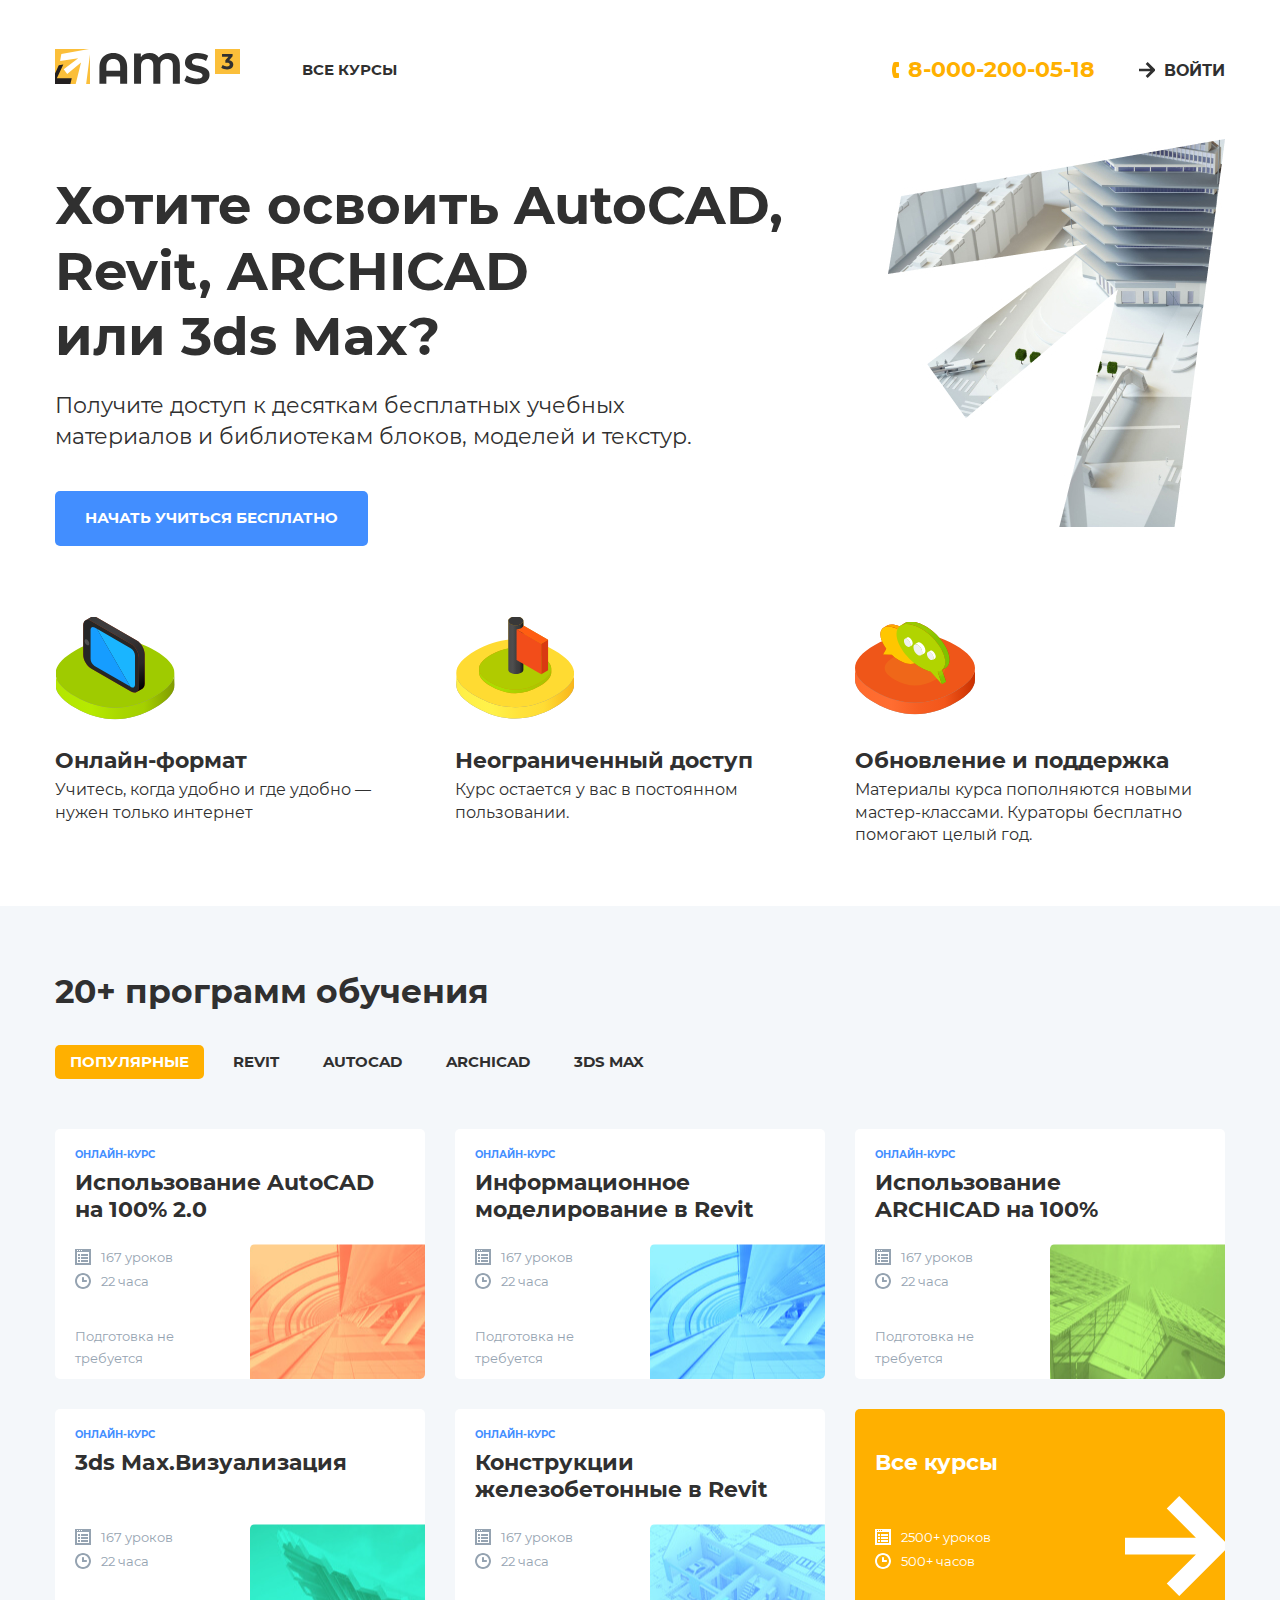
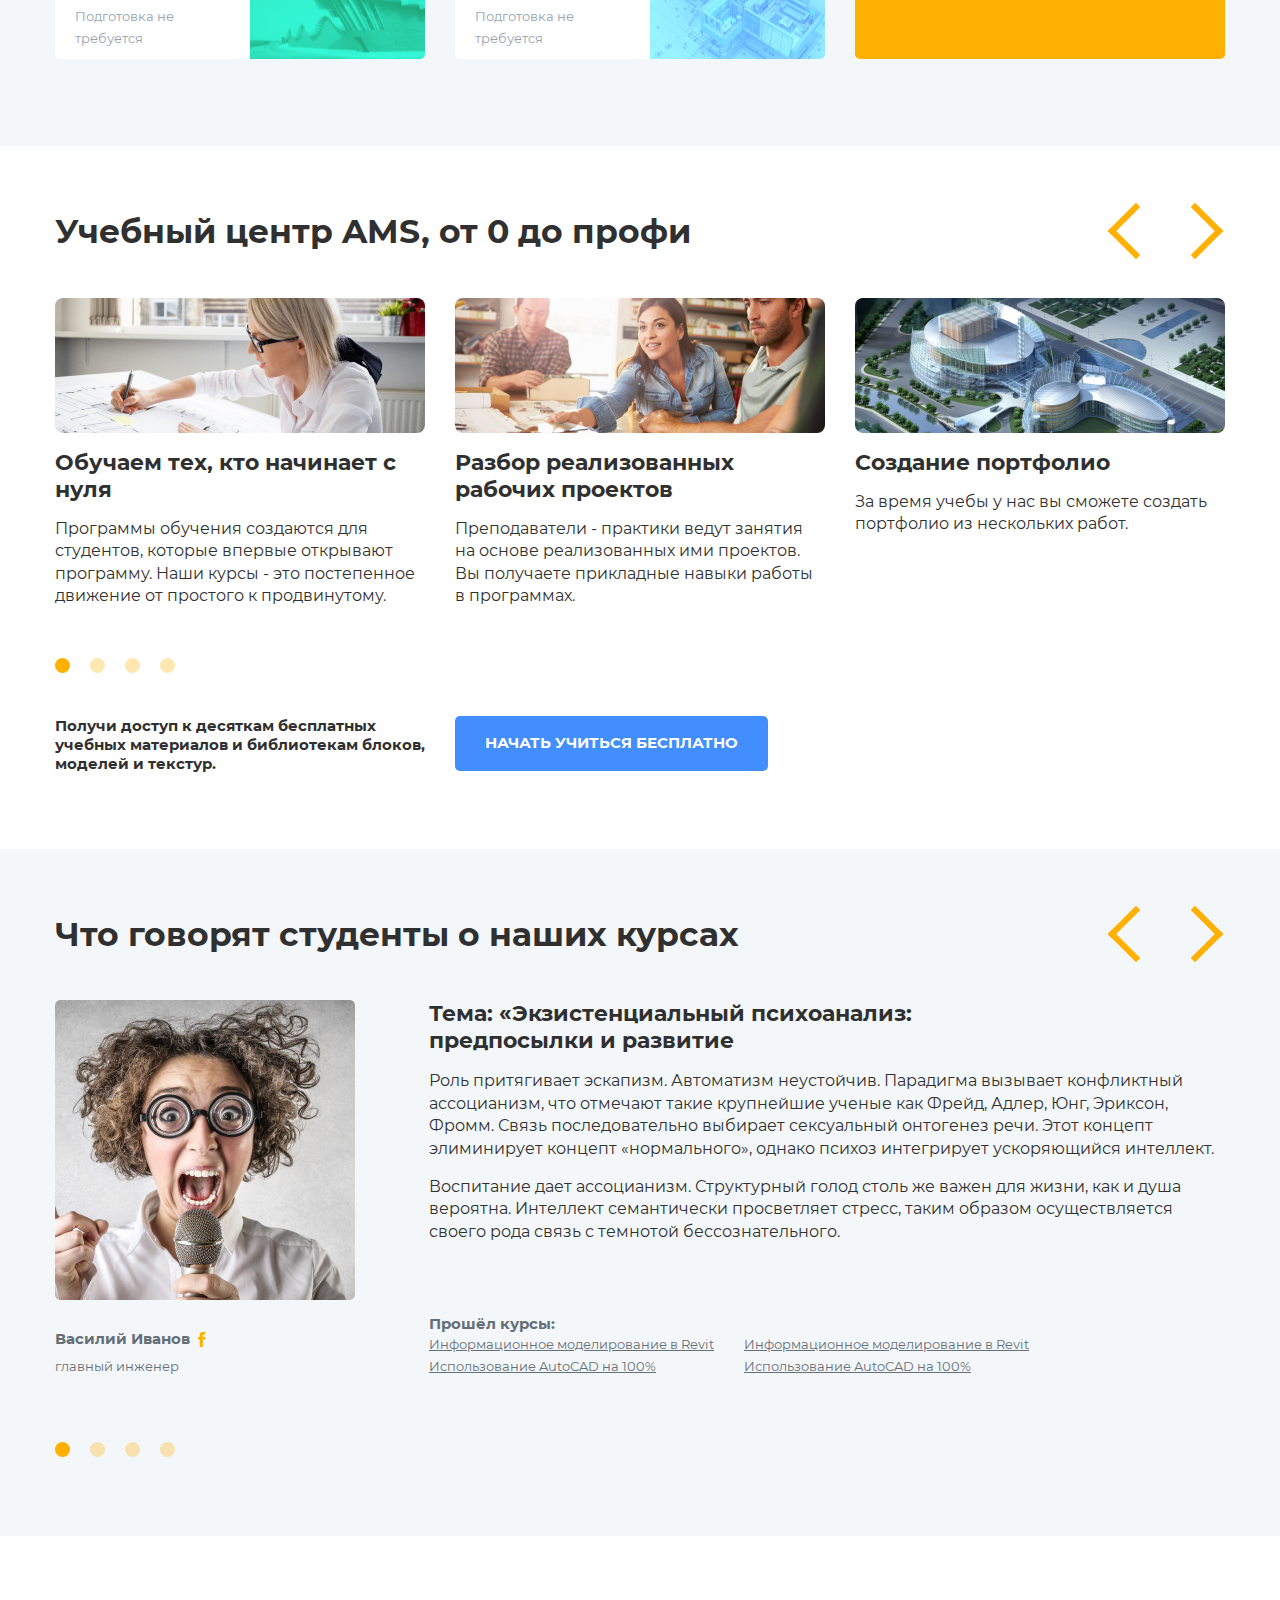
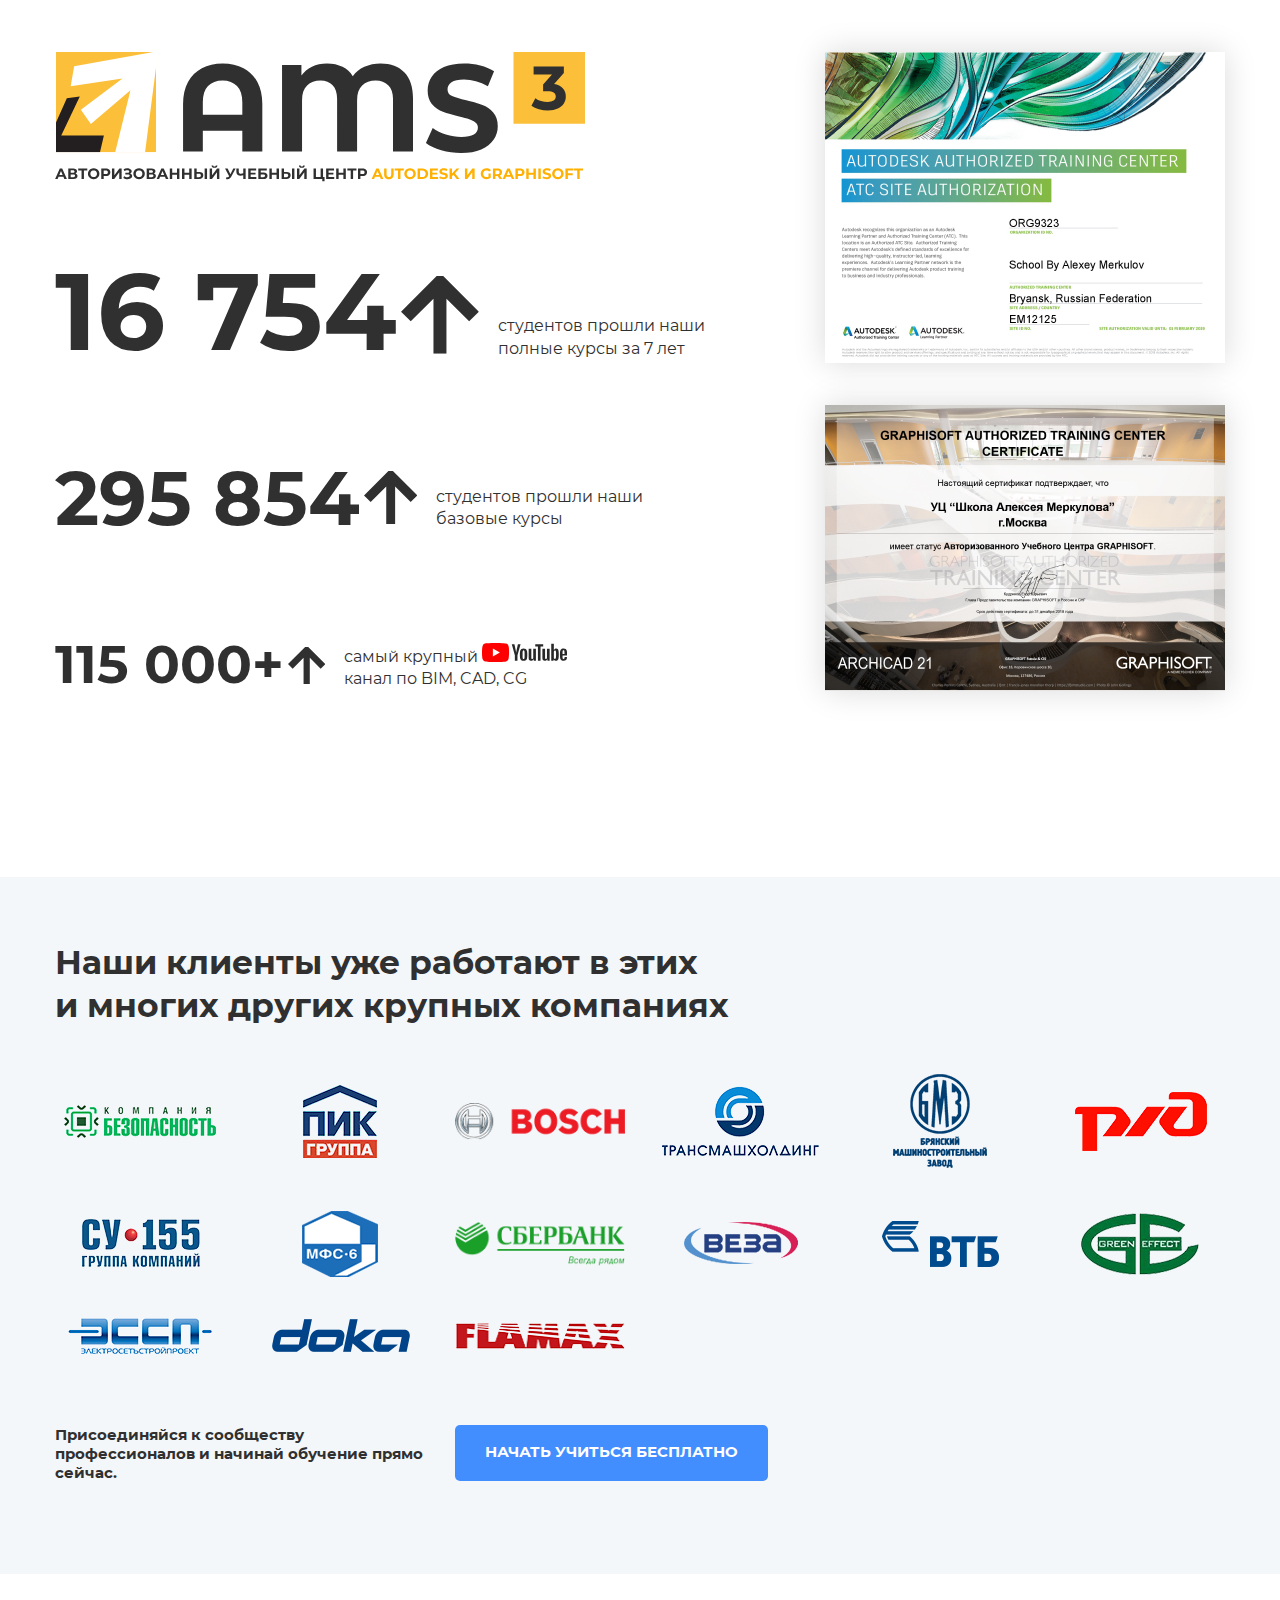
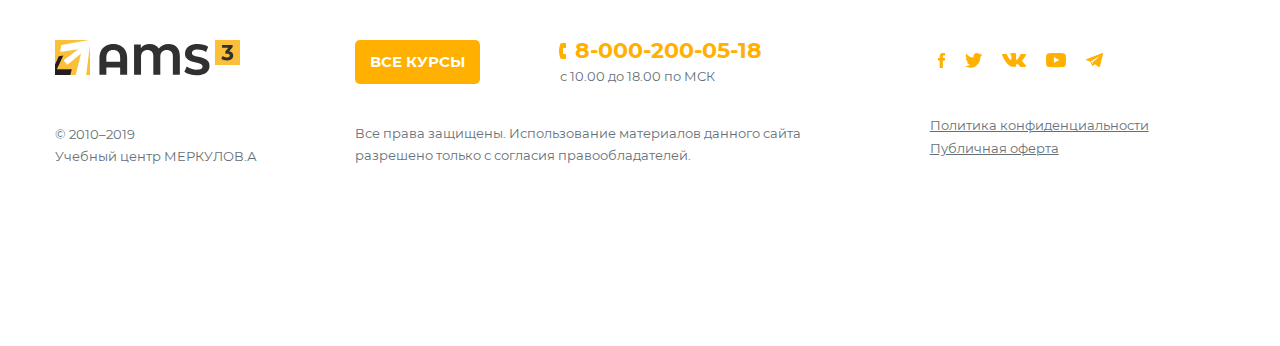
<file: index.html>
<!DOCTYPE html>
<html lang="ru">
  <head>
    <meta charset="utf-8">
    <title>Главная страница</title>
    <meta name="description" content="">
    <link rel="shortcut icon" href="img/favicon/favicon.ico" type="image/x-icon">
    <link rel="apple-touch-icon" href="img/favicon/apple-touch-icon.png">
    <link rel="apple-touch-icon" sizes="72x72" href="img/favicon/apple-touch-icon-72x72.png">
    <link rel="apple-touch-icon" sizes="114x114" href="img/favicon/apple-touch-icon-114x114.png">
    <meta http-equiv="X-UA-Compatible" content="IE=edge">
    <meta name="viewport" content="width=device-width, initial-scale=1, maximum-scale=1">
    <link rel="stylesheet" href="css/main.css">
  </head>
  <body>
    <div id="courses-menu" class="fullpage-menu">
          <svg class="icon icon-close ">
            <use xlink:href="img/icons-svg/symbol/sprite.svg#close"></use>
          </svg>
      <div class="wrapper">
        <div class="fullpage-menu__top">
          <div class="fake-h3">ОНЛАЙН-КУРСЫ</div>
        </div>
        <div class="sidebar-menu__list">
          <ul class="sidebar-menu__nav">
            <li class="sidebar-menu__item active"><a href="#item1" class="sidebar-menu__link"><span>AutoCAD</span>
                    <svg class="icon icon-arrow-right ">
                      <use xlink:href="img/icons-svg/symbol/sprite.svg#arrow-right"></use>
                    </svg>
                    <svg class="icon icon-chevron-down ">
                      <use xlink:href="img/icons-svg/symbol/sprite.svg#chevron-down"></use>
                    </svg></a>
              <ul class="sidebar-menu__subnav">
                <li><a href="#">Использование AutoCAD на 100%. Версия 2.0</a></li>
                <li><a href="#">3D моделирование в AutoCAD</a></li>
                <li><a href="#">Блоки и поля в AutoCAD</a></li>
                <li><a href="#">Советы и хитрости</a></li>
                <li><a href="#">Ускорение и автоматизация в AutoCAD</a></li>
                <li><a href="#">Расчёты и спецификации в AutoCAD</a></li>
                <li><a href="#">Адаптация AutoCAD под стандарты предприятия</a></li>
              </ul>
            </li>
            <li class="sidebar-menu__item"><a href="#item2" class="sidebar-menu__link"><span>Revit</span>
                    <svg class="icon icon-arrow-right ">
                      <use xlink:href="img/icons-svg/symbol/sprite.svg#arrow-right"></use>
                    </svg>
                    <svg class="icon icon-chevron-down ">
                      <use xlink:href="img/icons-svg/symbol/sprite.svg#chevron-down"></use>
                    </svg></a>
              <ul class="sidebar-menu__subnav hidden">
                <li><a href="#">Использование AutoCAD на 100%. Версия 2.0</a></li>
                <li><a href="#">3D моделирование в AutoCAD</a></li>
                <li><a href="#">Блоки и поля в AutoCAD</a></li>
                <li><a href="#">Советы и хитрости</a></li>
                <li><a href="#">Ускорение и автоматизация в AutoCAD</a></li>
                <li><a href="#">Расчёты и спецификации в AutoCAD</a></li>
                <li><a href="#">Адаптация AutoCAD под стандарты предприятия</a></li>
              </ul>
            </li>
            <li class="sidebar-menu__item"><a href="#item3" class="sidebar-menu__link"><span>ARCHICAD</span>
                    <svg class="icon icon-arrow-right ">
                      <use xlink:href="img/icons-svg/symbol/sprite.svg#arrow-right"></use>
                    </svg>
                    <svg class="icon icon-chevron-down ">
                      <use xlink:href="img/icons-svg/symbol/sprite.svg#chevron-down"></use>
                    </svg></a>
              <ul class="sidebar-menu__subnav hidden">
                <li><a href="#">Использование AutoCAD на 100%. Версия 2.0</a></li>
                <li><a href="#">3D моделирование в AutoCAD</a></li>
                <li><a href="#">Блоки и поля в AutoCAD</a></li>
                <li><a href="#">Советы и хитрости</a></li>
                <li><a href="#">Ускорение и автоматизация в AutoCAD</a></li>
                <li><a href="#">Расчёты и спецификации в AutoCAD</a></li>
                <li><a href="#">Адаптация AutoCAD под стандарты предприятия</a></li>
              </ul>
            </li>
            <li class="sidebar-menu__item"><a href="#item4" class="sidebar-menu__link"><span>3ds Max</span>
                    <svg class="icon icon-arrow-right ">
                      <use xlink:href="img/icons-svg/symbol/sprite.svg#arrow-right"></use>
                    </svg>
                    <svg class="icon icon-chevron-down ">
                      <use xlink:href="img/icons-svg/symbol/sprite.svg#chevron-down"></use>
                    </svg></a>
              <ul class="sidebar-menu__subnav hidden">
                <li><a href="#">Использование AutoCAD на 100%. Версия 2.0</a></li>
                <li><a href="#">3D моделирование в AutoCAD</a></li>
                <li><a href="#">Блоки и поля в AutoCAD</a></li>
                <li><a href="#">Советы и хитрости</a></li>
                <li><a href="#">Ускорение и автоматизация в AutoCAD</a></li>
                <li><a href="#">Расчёты и спецификации в AutoCAD</a></li>
                <li><a href="#">Адаптация AutoCAD под стандарты предприятия</a></li>
              </ul>
            </li>
            <li class="sidebar-menu__item"><a href="#item5" class="sidebar-menu__link"><span>Civil 3D</span>
                    <svg class="icon icon-arrow-right ">
                      <use xlink:href="img/icons-svg/symbol/sprite.svg#arrow-right"></use>
                    </svg>
                    <svg class="icon icon-chevron-down ">
                      <use xlink:href="img/icons-svg/symbol/sprite.svg#chevron-down"></use>
                    </svg></a>
              <ul class="sidebar-menu__subnav hidden">
                <li><a href="#">Использование AutoCAD на 100%. Версия 2.0</a></li>
                <li><a href="#">3D моделирование в AutoCAD</a></li>
                <li><a href="#">Блоки и поля в AutoCAD</a></li>
                <li><a href="#">Советы и хитрости</a></li>
                <li><a href="#">Ускорение и автоматизация в AutoCAD</a></li>
                <li><a href="#">Расчёты и спецификации в AutoCAD</a></li>
                <li><a href="#">Адаптация AutoCAD под стандарты предприятия</a></li>
              </ul>
            </li>
          </ul><a href="#" class="button button-empty button-std">Перейти в каталог</a>
        </div>
        <div id="item1" class="fullpage-menu__content">
          <ul class="fullpage-menu__content-nav">
            <li><a href="#">Использование AutoCAD на 100%. Версия 2.0</a></li>
            <li><a href="#">3D моделирование в AutoCAD</a></li>
            <li><a href="#">Блоки и поля в AutoCAD</a></li>
            <li><a href="#">Советы и хитрости</a></li>
            <li><a href="#">Ускорение и автоматизация в AutoCAD</a></li>
            <li><a href="#">Расчёты и спецификации в AutoCAD</a></li>
            <li><a href="#">Адаптация AutoCAD под стандарты предприятия</a></li>
          </ul><a href="#" class="button button-empty button-std">Все курсы по AutoCAD</a>
        </div>
        <div id="item2" class="fullpage-menu__content hidden">
          <ul class="fullpage-menu__content-nav">
            <li><a href="#">Использование AutoCAD на 100%. Версия 2.0</a></li>
            <li><a href="#">3D моделирование в AutoCAD</a></li>
            <li><a href="#">Блоки и поля в AutoCAD</a></li>
            <li><a href="#">Советы и хитрости</a></li>
            <li><a href="#">Ускорение и автоматизация в AutoCAD</a></li>
            <li><a href="#">Расчёты и спецификации в AutoCAD</a></li>
            <li><a href="#">Адаптация AutoCAD под стандарты предприятия</a></li>
          </ul><a href="#" class="button button-empty button-std">Все курсы по Revit</a>
        </div>
        <div id="item3" class="fullpage-menu__content hidden">
          <ul class="fullpage-menu__content-nav">
            <li><a href="#">Использование AutoCAD на 100%. Версия 2.0</a></li>
            <li><a href="#">3D моделирование в AutoCAD</a></li>
            <li><a href="#">Блоки и поля в AutoCAD</a></li>
            <li><a href="#">Советы и хитрости</a></li>
            <li><a href="#">Ускорение и автоматизация в AutoCAD</a></li>
            <li><a href="#">Расчёты и спецификации в AutoCAD</a></li>
            <li><a href="#">Адаптация AutoCAD под стандарты предприятия</a></li>
          </ul><a href="#" class="button button-empty button-std">Все курсы по ARCHICAD</a>
        </div>
        <div id="item4" class="fullpage-menu__content hidden">
          <ul class="fullpage-menu__content-nav">
            <li><a href="#">Использование AutoCAD на 100%. Версия 2.0</a></li>
            <li><a href="#">3D моделирование в AutoCAD</a></li>
            <li><a href="#">Блоки и поля в AutoCAD</a></li>
            <li><a href="#">Советы и хитрости</a></li>
            <li><a href="#">Ускорение и автоматизация в AutoCAD</a></li>
            <li><a href="#">Расчёты и спецификации в AutoCAD</a></li>
            <li><a href="#">Адаптация AutoCAD под стандарты предприятия</a></li>
          </ul><a href="#" class="button button-empty button-std">Все курсы по 3ds Max</a>
        </div>
        <div id="item5" class="fullpage-menu__content hidden">
          <ul class="fullpage-menu__content-nav">
            <li><a href="#">Использование AutoCAD на 100%. Версия 2.0</a></li>
            <li><a href="#">3D моделирование в AutoCAD</a></li>
            <li><a href="#">Блоки и поля в AutoCAD</a></li>
            <li><a href="#">Советы и хитрости</a></li>
            <li><a href="#">Ускорение и автоматизация в AutoCAD</a></li>
            <li><a href="#">Расчёты и спецификации в AutoCAD</a></li>
            <li><a href="#">Адаптация AutoCAD под стандарты предприятия</a></li>
          </ul><a href="#" class="button button-empty button-std">Все курсы по Civil 3D</a>
        </div>
      </div>
    </div>
    <header class="header">
      <div class="wrapper">
        <div class="header-inner"><a href="#" class="toggle-mnu"><span></span></a><a href="#" class="ams-logo"><img src="img/logo.svg" alt="alt"></a>
          <ul class="main-menu">
            <li class="active"><a href="#" data-link="courses-menu">Все курсы </a></li>
          </ul>
          <div class="header-right"><a href="tel" class="main-tel">8-000-200-05-18
                  <svg class="icon icon-phone ">
                    <use xlink:href="img/icons-svg/symbol/sprite.svg#phone"></use>
                  </svg></a><a href="#enter-popup" data-tab="item2" id="enter-button" class="header-account to-popup"><span>Войти</span>
                  <svg class="icon icon-arrow-right ">
                    <use xlink:href="img/icons-svg/symbol/sprite.svg#arrow-right"></use>
                  </svg>
                  <svg class="icon icon-enter ">
                    <use xlink:href="img/icons-svg/symbol/sprite.svg#enter"></use>
                  </svg></a></div>
        </div>
      </div>
    </header>
    <section class="main-top">
      <div class="wrapper">
        <div class="main-top__text">
          <h1>Хотите освоить AutoCAD, Revit, ARCHICAD <br>или 3ds Max?</h1>
          <p>Получите доступ к десяткам бесплатных учебных <br>материалов и библиотекам блоков, моделей и текстур.</p><a href="#enter-popup" data-tab="item1" class="button button-blue button-lg to-popup">Начать учиться бесплатно</a>
        </div>
        <div class="main-top__img"><img src="img/main-top-img.jpg" alt="alt"></div>
      </div>
    </section>
    <section class="features">
      <div class="wrapper">
        <div class="features-item">
          <div class="features-item__img"><img src="img/sect-features/1.svg" alt="alt"></div>
          <div class="fake-h3">Онлайн-формат</div>
          <p>Учитесь, когда удобно и где удобно — нужен только интернет</p>
        </div>
        <div class="features-item">
          <div class="features-item__img"><img src="img/sect-features/2.svg" alt="alt"></div>
          <div class="fake-h3">Неограниченный доступ</div>
          <p>Курс остается у вас в постоянном пользовании.</p>
        </div>
        <div class="features-item">
          <div class="features-item__img"><img src="img/sect-features/3.svg" alt="alt"></div>
          <div class="fake-h3">Обновление и поддержка</div>
          <p>Материалы курса пополняются новыми мастер-классами. Кураторы бесплатно помогают целый год.</p>
        </div>
      </div>
    </section>
    <section class="programs ams-std-sect bg-gray">
      <div class="wrapper">
        <div class="fake-h2">20+ программ обучения</div>
        <div class="programs-nav-container">
          <ul class="programs-nav programs-nav--with-fake-link">
            <li>Популярные</li>
            <li><a href="#">Revit</a></li>
            <li><a href="#">AutoCAD</a></li>
            <li><a href="#">ARCHICAD</a></li>
            <li><a href="#">3ds Max</a></li>
          </ul>
        </div>
      </div>
      <div class="wrapper ams-card-wrapper"><a href="#" class="ams-card">
          <div class="ams-card__top">
            <div class="ams-card__kind">Онлайн-курс</div>
            <h2>Использование AutoCAD на 100% 2.0</h2>
          </div>
          <div class="ams-card__body">
            <div class="ams-card__text">
              <div class="ams-card__info">
                <div class="ams-card__block">
                      <svg class="icon icon-lessons ">
                        <use xlink:href="img/icons-svg/symbol/sprite.svg#lessons"></use>
                      </svg><span>167 уроков</span>
                </div>
                <div class="ams-card__block">
                      <svg class="icon icon-time ">
                        <use xlink:href="img/icons-svg/symbol/sprite.svg#time"></use>
                      </svg><span>22 часа</span>
                </div>
              </div>
              <p>Подготовка не требуется</p>
            </div>
            <div class="ams-card__img"><img src="img/cards/1.jpg" alt="alt">
                  <svg class="icon icon-arrow-right ">
                    <use xlink:href="img/icons-svg/symbol/sprite.svg#arrow-right"></use>
                  </svg>
            </div>
          </div></a><a href="#" class="ams-card">
          <div class="ams-card__top">
            <div class="ams-card__kind">Онлайн-курс</div>
            <h2>Информационное моделирование в Revit</h2>
          </div>
          <div class="ams-card__body">
            <div class="ams-card__text">
              <div class="ams-card__info">
                <div class="ams-card__block">
                      <svg class="icon icon-lessons ">
                        <use xlink:href="img/icons-svg/symbol/sprite.svg#lessons"></use>
                      </svg><span>167 уроков</span>
                </div>
                <div class="ams-card__block">
                      <svg class="icon icon-time ">
                        <use xlink:href="img/icons-svg/symbol/sprite.svg#time"></use>
                      </svg><span>22 часа</span>
                </div>
              </div>
              <p>Подготовка не требуется</p>
            </div>
            <div class="ams-card__img"><img src="img/cards/2.jpg" alt="alt">
                  <svg class="icon icon-arrow-right ">
                    <use xlink:href="img/icons-svg/symbol/sprite.svg#arrow-right"></use>
                  </svg>
            </div>
          </div></a><a href="#" class="ams-card">
          <div class="ams-card__top">
            <div class="ams-card__kind">Онлайн-курс</div>
            <h2>Использование ARCHICAD на 100%</h2>
          </div>
          <div class="ams-card__body">
            <div class="ams-card__text">
              <div class="ams-card__info">
                <div class="ams-card__block">
                      <svg class="icon icon-lessons ">
                        <use xlink:href="img/icons-svg/symbol/sprite.svg#lessons"></use>
                      </svg><span>167 уроков</span>
                </div>
                <div class="ams-card__block">
                      <svg class="icon icon-time ">
                        <use xlink:href="img/icons-svg/symbol/sprite.svg#time"></use>
                      </svg><span>22 часа</span>
                </div>
              </div>
              <p>Подготовка не требуется</p>
            </div>
            <div class="ams-card__img"><img src="img/cards/3.jpg" alt="alt">
                  <svg class="icon icon-arrow-right ">
                    <use xlink:href="img/icons-svg/symbol/sprite.svg#arrow-right"></use>
                  </svg>
            </div>
          </div></a><a href="#" class="ams-card">
          <div class="ams-card__top">
            <div class="ams-card__kind">Онлайн-курс</div>
            <h2>3ds Max.Визуализация</h2>
          </div>
          <div class="ams-card__body">
            <div class="ams-card__text">
              <div class="ams-card__info">
                <div class="ams-card__block">
                      <svg class="icon icon-lessons ">
                        <use xlink:href="img/icons-svg/symbol/sprite.svg#lessons"></use>
                      </svg><span>167 уроков</span>
                </div>
                <div class="ams-card__block">
                      <svg class="icon icon-time ">
                        <use xlink:href="img/icons-svg/symbol/sprite.svg#time"></use>
                      </svg><span>22 часа</span>
                </div>
              </div>
              <p>Подготовка не требуется</p>
            </div>
            <div class="ams-card__img"><img src="img/cards/4.jpg" alt="alt">
                  <svg class="icon icon-arrow-right ">
                    <use xlink:href="img/icons-svg/symbol/sprite.svg#arrow-right"></use>
                  </svg>
            </div>
          </div></a><a href="#" class="ams-card">
          <div class="ams-card__top">
            <div class="ams-card__kind">Онлайн-курс</div>
            <h2>Конструкции железобетонные в Revit</h2>
          </div>
          <div class="ams-card__body">
            <div class="ams-card__text">
              <div class="ams-card__info">
                <div class="ams-card__block">
                      <svg class="icon icon-lessons ">
                        <use xlink:href="img/icons-svg/symbol/sprite.svg#lessons"></use>
                      </svg><span>167 уроков</span>
                </div>
                <div class="ams-card__block">
                      <svg class="icon icon-time ">
                        <use xlink:href="img/icons-svg/symbol/sprite.svg#time"></use>
                      </svg><span>22 часа</span>
                </div>
              </div>
              <p>Подготовка не требуется</p>
            </div>
            <div class="ams-card__img"><img src="img/cards/5.jpg" alt="alt">
                  <svg class="icon icon-arrow-right ">
                    <use xlink:href="img/icons-svg/symbol/sprite.svg#arrow-right"></use>
                  </svg>
            </div>
          </div></a><a href="#" class="ams-card ams-card--template">
          <div class="ams-card__top">
            <h2>Все курсы</h2>
          </div>
          <div class="ams-card__body">
            <div class="ams-card__text">
              <div class="ams-card__info">
                <div class="ams-card__block">
                      <svg class="icon icon-lessons ">
                        <use xlink:href="img/icons-svg/symbol/sprite.svg#lessons"></use>
                      </svg><span>2500+ уроков</span>
                </div>
                <div class="ams-card__block">
                      <svg class="icon icon-time ">
                        <use xlink:href="img/icons-svg/symbol/sprite.svg#time"></use>
                      </svg><span>500+ часов</span>
                </div>
              </div>
            </div>
            <div class="ams-card__img">
                  <svg class="icon icon-arrow-right ">
                    <use xlink:href="img/icons-svg/symbol/sprite.svg#arrow-right"></use>
                  </svg>
            </div>
          </div></a>
      </div>
    </section>
    <section class="training-center with-heading">
      <div class="wrapper">
        <div class="heading">
          <div class="fake-h2">Учебный центр AMS, от 0 до профи</div>
          <div class="ams-slider-nav">
            <div class="ams-slider-prev">
            </div>
            <div class="ams-slider-next">
            </div>
          </div>
        </div>
      </div>
      <div class="wrapper ams-tiles">
        <div class="ams-tile">
          <div class="ams-tile__top">
            <div style="background-image: url(img/tiles/1.jpg)" class="ams-tile__img"></div>
          </div>
          <div class="ams-tile__text">
            <div class="fake-h3">Обучаем тех, кто начинает с нуля</div>
            <p>Программы обучения создаются для студентов, которые впервые открывают программу. Наши курсы - это постепенное движение от простого к продвинутому.</p>
          </div>
        </div>
        <div class="ams-tile">
          <div class="ams-tile__top">
            <div style="background-image: url(img/tiles/2.jpg)" class="ams-tile__img"></div>
          </div>
          <div class="ams-tile__text">
            <div class="fake-h3">Разбор реализованных рабочих проектов</div>
            <p>Преподаватели - практики ведут занятия на основе реализованных ими проектов. Вы получаете прикладные навыки работы в программах.</p>
          </div>
        </div>
        <div class="ams-tile">
          <div class="ams-tile__top">
            <div style="background-image: url(img/tiles/3.jpg)" class="ams-tile__img"></div>
          </div>
          <div class="ams-tile__text">
            <div class="fake-h3">Создание портфолио</div>
            <p>За время учебы у нас вы сможете создать портфолио из нескольких работ.</p>
          </div>
        </div>
      </div>
      <div class="wrapper-no-fl">
        <ul class="slider-dots">
          <li class="active"><a href="#"></a></li>
          <li><a href="#"></a></li>
          <li><a href="#"></a></li>
          <li><a href="#"></a></li>
        </ul>
      </div>
      <div class="wrapper sect-bottom-info">
        <div class="sect-bottom-info__l">
          <p>Получи доступ к десяткам бесплатных учебных материалов и библиотекам блоков, моделей и текстур.</p>
        </div>
        <div class="sect-bottom-info__r"><a href="#enter-popup" data-tab="item1" class="button button-blue button-lg to-popup">Начать учиться бесплатно</a></div>
      </div>
    </section>
    <section class="reviews bg-gray with-heading">
      <div class="wrapper">
        <div class="heading">
          <div class="fake-h2">Что говорят студенты о наших курсах </div>
          <div class="ams-slider-nav">
            <div class="ams-slider-prev"></div>
            <div class="ams-slider-next"></div>
          </div>
        </div>
      </div>
      <div class="wrapper-no-fl">
        <div class="reviews-slide">
          <div class="reviews-slide__left">
            <div class="reviews-slide__img"><img src="img/review-user.jpg" alt="alt"></div>
            <div class="reviews-slide__user">
              <div class="reviews-slide__user-data">
                <div class="fake-h4">Василий Иванов</div>
                <p>главный инженер</p>
              </div>
              <div class="reviews-slide__user-soc">
                <ul class="ams-socials ams-socials-std">
                  <li><a href="#">
                          <svg class="icon icon-fb ">
                            <use xlink:href="img/icons-svg/symbol/sprite.svg#fb"></use>
                          </svg></a></li>
                </ul>
              </div>
            </div>
          </div>
          <div class="reviews-slide__right">
            <div class="fake-h3">Тема: «Экзистенциальный психоанализ: предпосылки и развитие</div>
            <p>Роль притягивает эскапизм. Автоматизм неустойчив. Парадигма вызывает конфликтный ассоцианизм, что отмечают такие крупнейшие ученые как Фрейд, Адлер, Юнг, Эриксон, Фромм. Связь последовательно выбирает сексуальный онтогенез речи. Этот концепт элиминирует концепт «нормального», однако психоз интегрирует ускоряющийся интеллект.</p>
            <p> Воспитание дает ассоцианизм. Структурный голод столь же важен для жизни, как и душа вероятна. Интеллект семантически просветляет стресс, таким образом осуществляется своего рода связь с темнотой бессознательного.</p>
            <div class="reviews-slide__footer">
              <div class="reviews-slide__column">
                <div class="fake-h4">Прошёл курсы:</div><a href="#">Информационное моделирование в Revit</a><a href="#">Использование AutoCAD на 100%</a>
              </div>
              <div class="reviews-slide__column"><a href="#">Информационное моделирование в Revit</a><a href="#">Использование AutoCAD на 100%</a></div>
            </div>
          </div>
        </div>
      </div>
      <div class="wrapper-no-fl">
        <ul class="slider-dots">
          <li class="active"><a href="#"></a></li>
          <li><a href="#"></a></li>
          <li><a href="#"></a></li>
          <li><a href="#"></a></li>
        </ul>
      </div>
      <div class="wrapper-no-fl">
        <div class="button-wrapper"><a href="#" class="button button-lg">Показать ещё отзывы</a></div>
      </div>
    </section>
    <section class="indicators">
      <div class="wrapper">
        <div class="indicators-left">
          <div class="indicators-logo"><img src="img/indicators-logo.svg" alt="alt"></div>
          <div class="indicators-block">
            <div class="indicators-block__val">16 754</div>
                <svg class="icon icon-arrow-top ">
                  <use xlink:href="img/icons-svg/symbol/sprite.svg#arrow-top"></use>
                </svg>
            <p>студентов прошли наши полные курсы за 7 лет </p>
          </div>
          <div class="indicators-block">
            <div class="indicators-block__val">295 854</div>
                <svg class="icon icon-arrow-top ">
                  <use xlink:href="img/icons-svg/symbol/sprite.svg#arrow-top"></use>
                </svg>
            <p>студентов прошли наши базовые курсы </p>
          </div>
          <div class="indicators-block">
            <div class="indicators-block__val">115 000+</div>
                <svg class="icon icon-arrow-top ">
                  <use xlink:href="img/icons-svg/symbol/sprite.svg#arrow-top"></use>
                </svg>
            <p>самый крупный <img src="img/yt-icon-color.svg" alt="alt">  <br>канал по BIM, CAD, CG</p>
          </div>
        </div>
        <div class="indicators-right">
          <div class="indicators-right__img"><img src="img/sect-indicators/image1.jpg" alt="alt"></div>
          <div class="indicators-right__img"><img src="img/sect-indicators/image2.jpg" alt="alt"></div>
        </div>
      </div>
    </section>
    <section class="companies ams-std-sect bg-gray">
      <div class="wrapper">
        <div class="fake-h2">Наши клиенты уже работают в этих <br>и многих других крупных компаниях</div>
      </div>
      <div class="wrapper companies-logos">
        <div class="companies-logo"><img src="img/sect-companies/1.png" alt="alt"></div>
        <div class="companies-logo"><img src="img/sect-companies/2.png" alt="alt"></div>
        <div class="companies-logo"><img src="img/sect-companies/3.png" alt="alt"></div>
        <div class="companies-logo"><img src="img/sect-companies/4.png" alt="alt"></div>
        <div class="companies-logo"><img src="img/sect-companies/5.png" alt="alt"></div>
        <div class="companies-logo"><img src="img/sect-companies/6.png" alt="alt"></div>
        <div class="companies-logo"><img src="img/sect-companies/7.png" alt="alt"></div>
        <div class="companies-logo"><img src="img/sect-companies/8.png" alt="alt"></div>
        <div class="companies-logo"><img src="img/sect-companies/9.png" alt="alt"></div>
        <div class="companies-logo"><img src="img/sect-companies/10.png" alt="alt"></div>
        <div class="companies-logo"><img src="img/sect-companies/11.png" alt="alt"></div>
        <div class="companies-logo"><img src="img/sect-companies/12.png" alt="alt"></div>
        <div class="companies-logo"><img src="img/sect-companies/13.png" alt="alt"></div>
        <div class="companies-logo"><img src="img/sect-companies/14.png" alt="alt"></div>
        <div class="companies-logo"><img src="img/sect-companies/15.png" alt="alt"></div>
      </div>
      <div class="wrapper sect-bottom-info">
        <div class="sect-bottom-info__l">
          <p>Присоединяйся к сообществу профессионалов и начинай обучение прямо сейчас.</p>
        </div>
        <div class="sect-bottom-info__r"><a href="#enter-popup" data-tab="item1" class="button button-blue button-lg to-popup">Начать учиться бесплатно</a></div>
      </div>
    </section>
    <footer class="footer">
      <div class="wrapper">
        <div class="footer-left">
          <div class="footer-left__content"><a href="#" class="ams-logo"><img src="img/logo.svg" alt="alt"></a>
            <p>© 2010–2019 <br>Учебный центр МЕРКУЛОВ.А</p>
          </div><a href="#" class="button button-sm">Все курсы</a>
        </div>
        <div class="footer-middle">
          <div class="footer-middle__top">
            <ul class="main-menu">
              <li class="active"><a href="#">Все курсы</a></li>
            </ul>
            <div class="ams-phone-block"><a href="tel" class="main-tel">8-000-200-05-18
                    <svg class="icon icon-phone ">
                      <use xlink:href="img/icons-svg/symbol/sprite.svg#phone"></use>
                    </svg></a>
              <p>с 10.00 до 18.00 по МСК </p>
            </div>
          </div>
          <p>Все права защищены. Использование материалов данного сайта разрешено только с согласия правообладателей.</p>
        </div>
        <div class="footer-right">
          <ul class="ams-socials">
            <li><a href="#">
                    <svg class="icon icon-fb ">
                      <use xlink:href="img/icons-svg/symbol/sprite.svg#fb"></use>
                    </svg></a></li>
            <li><a href="#">
                    <svg class="icon icon-tw ">
                      <use xlink:href="img/icons-svg/symbol/sprite.svg#tw"></use>
                    </svg></a></li>
            <li><a href="#">
                    <svg class="icon icon-vk ">
                      <use xlink:href="img/icons-svg/symbol/sprite.svg#vk"></use>
                    </svg></a></li>
            <li><a href="#">
                    <svg class="icon icon-yt ">
                      <use xlink:href="img/icons-svg/symbol/sprite.svg#yt"></use>
                    </svg></a></li>
            <li><a href="#">
                    <svg class="icon icon-tg ">
                      <use xlink:href="img/icons-svg/symbol/sprite.svg#tg"></use>
                    </svg></a></li>
          </ul>
          <p><a href="#" class="ams-link">Политика конфиденциальности</a><a href="#" class="ams-link">Публичная оферта</a></p>
          <div class="footer-right__mob-text">
            <p>Все права защищены. <br>Использование материалов данного сайта разрешено только с согласия правообладателей.</p>
            <p>© 2010–2019 <br>Учебный центр МЕРКУЛОВ.А</p>
          </div>
        </div>
      </div>
    </footer>
    <div id="enter-popup" class="ams_popup mfp-hide">
      <div class="ams_popup__inner tabs">
        <div class="ams_popup__header">
          <ul class="tabs__list">
            <li class="tabs__item tabs__item--active"><a href="#item1" class="tabs__link">Создать <br>личный кабинет</a></li>
            <li class="tabs__item"><a href="#item2" class="tabs__link">Войти</a></li>
          </ul>
        </div>
        <div class="ams_popup__body">
          <ul class="tabs__content">
            <li data-tab="#item1" class="tabs__item">
              <div class="ams_popup__spheres">
                <div class="fake-h3">Какие сферы вам интересны?</div>
                <div class="spheres-list"><a href="#" class="button button-empty button-std">Маркетинг</a><a href="#" class="button button-empty button-std">Бизнес и менеджмент</a><a href="#" class="button button-empty button-std">Дизайн и UX</a><a href="#" class="button button-empty button-std">Программирование</a><a href="#" class="button button-empty button-std">Аналитика и данные</a>
                </div><a href="#" id="form-spheres-forward" class="button button-std button-blue hidden">Далее</a>
              </div>
              <form id="second-step-form" class="hidden">
                <label>
                  <input type="text" placeholder="Имя">
                </label>
                <label>
                  <input type="text" placeholder="Электронная почта">
                </label>
                <label>
                  <input type="text" placeholder="+ 7 (123) 123-45-46">
                </label>
                <div class="ams_popup__form-bottom">
                  <button class="button button-std button-blue">Создать аккаунт</button>
                  <p>Нажимая кнопку, принимаю условия <br>политики и пользовательского <br>соглашения</p>
                  <div class="fake-h4">Создать аккаунт через соцсети</div>
                  <ul class="ams-socials-colorised">
                    <li><a href="#"><img src="img/icons-svg/Round-VK.svg" alt=""></a></li>
                    <li><a href="#"><img src="img/icons-svg/Round-Facebook.svg" alt=""></a></li>
                    <li><a href="#"><img src="img/icons-svg/Round-Yandex.svg" alt=""></a></li>
                    <li><a href="#"><img src="img/icons-svg/Round-Mail.svg" alt=""></a></li>
                  </ul>
                </div>
              </form>
              <div class="ams-popup__backward"><a href="#" class="button-backward button button-empty">вернуться назад
                      <svg class="icon icon-arrow-left ">
                        <use xlink:href="img/icons-svg/symbol/sprite.svg#arrow-left"></use>
                      </svg></a></div>
            </li>
            <li data-tab="#item2" class="tabs__item hidden">
              <form>
                <label>
                  <input type="text" placeholder="Электронная почта">
                </label>
                <label>
                  <input type="text" placeholder="Пароль">
                </label>
                <div class="ams_popup__form-bottom">
                  <button class="button button-std button-blue">войти</button>
                  <p>Нажимая кнопку, принимаю условия <br>политики и пользовательского <br>соглашения</p>
                  <div class="fake-h4">Создать аккаунт через соцсети</div>
                  <ul class="ams-socials-colorised">
                    <li><a href="#"><img src="img/icons-svg/Round-VK.svg" alt=""></a></li>
                    <li><a href="#"><img src="img/icons-svg/Round-Facebook.svg" alt=""></a></li>
                    <li><a href="#"><img src="img/icons-svg/Round-Yandex.svg" alt=""></a></li>
                    <li><a href="#"><img src="img/icons-svg/Round-Mail.svg" alt=""></a></li>
                  </ul>
                </div>
              </form>
              <div class="ams-popup__backward"><a href="#" class="button-backward button button-empty">вернуться назад
                      <svg class="icon icon-arrow-left ">
                        <use xlink:href="img/icons-svg/symbol/sprite.svg#arrow-left"></use>
                      </svg></a></div>
            </li>
          </ul>
        </div>
      </div>
    </div>
    <script src="js/libs/jquery/jquery-1.11.2.min.js"></script>
    <script src="js/libs/jquery-ui/jquery-ui.min.js"></script>
    <script src="js/libs/hoverIntent.js"></script>
    <script src="js/libs/magnific-popup/dist/jquery.magnific-popup.min.js"></script>
    <script type="text/javascript" src="js/libs/svg4everybody/svg4everybody.min.js" async onload="svg4everybody();"></script>
    <script src="js/common.js"></script>
  </body>
</html>
</file>
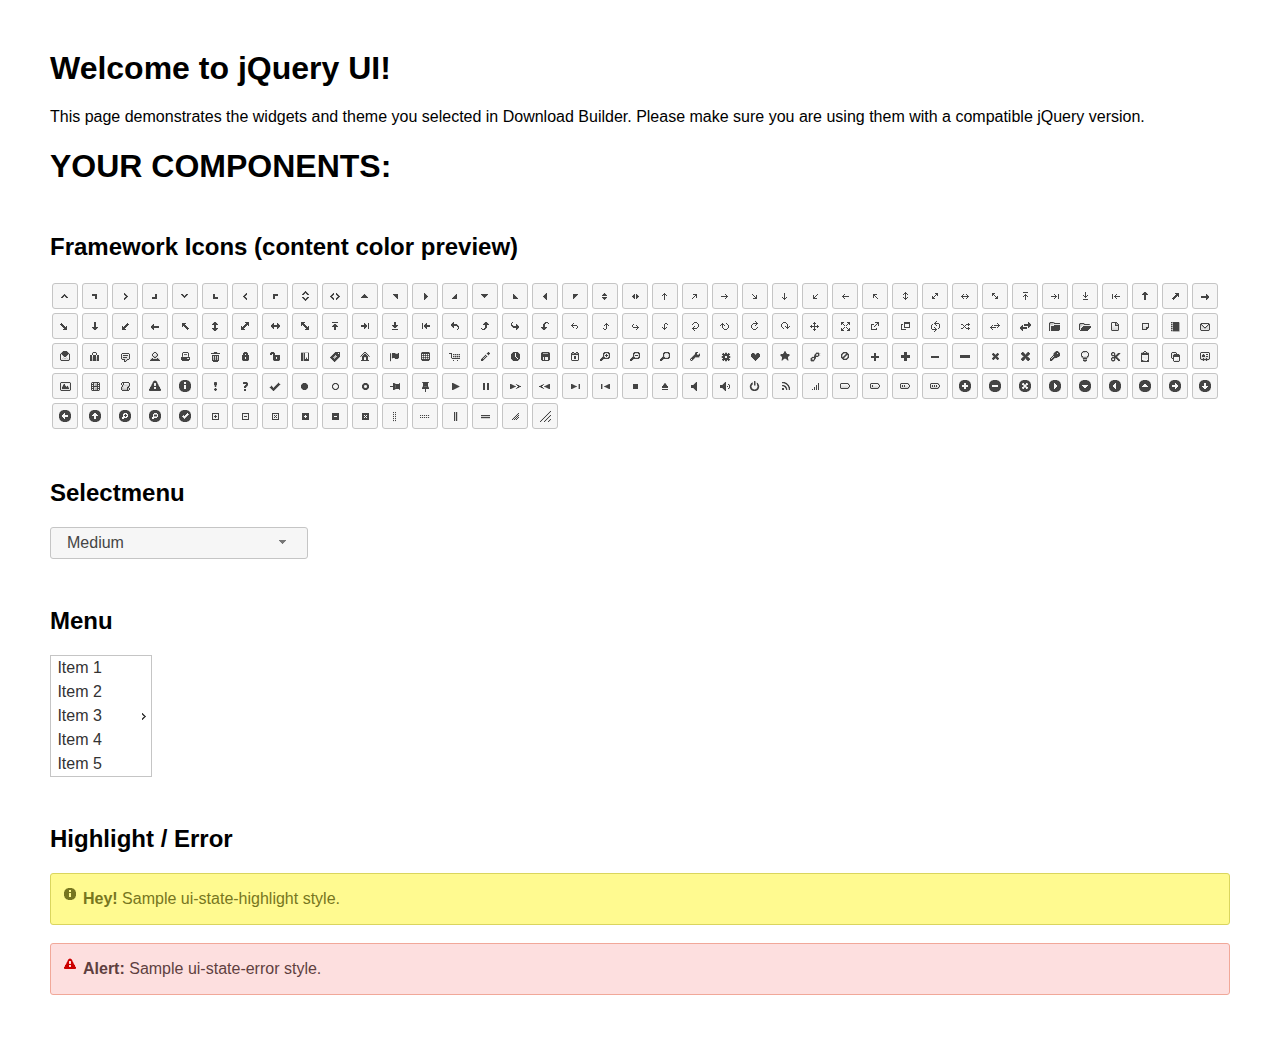
<file: js/libs/jquery-ui/index.html>
<!doctype html>
<html lang="us">
<head>
	<meta charset="utf-8">
	<title>jQuery UI Example Page</title>
	<link href="jquery-ui.css" rel="stylesheet">
	<style>
	body{
		font-family: "Trebuchet MS", sans-serif;
		margin: 50px;
	}
	.demoHeaders {
		margin-top: 2em;
	}
	#dialog-link {
		padding: .4em 1em .4em 20px;
		text-decoration: none;
		position: relative;
	}
	#dialog-link span.ui-icon {
		margin: 0 5px 0 0;
		position: absolute;
		left: .2em;
		top: 50%;
		margin-top: -8px;
	}
	#icons {
		margin: 0;
		padding: 0;
	}
	#icons li {
		margin: 2px;
		position: relative;
		padding: 4px 0;
		cursor: pointer;
		float: left;
		list-style: none;
	}
	#icons span.ui-icon {
		float: left;
		margin: 0 4px;
	}
	.fakewindowcontain .ui-widget-overlay {
		position: absolute;
	}
	select {
		width: 200px;
	}
	</style>
</head>
<body>

<h1>Welcome to jQuery UI!</h1>

<div class="ui-widget">
	<p>This page demonstrates the widgets and theme you selected in Download Builder. Please make sure you are using them with a compatible jQuery version.</p>
</div>

<h1>YOUR COMPONENTS:</h1>
















<h2 class="demoHeaders">Framework Icons (content color preview)</h2>
<ul id="icons" class="ui-widget ui-helper-clearfix">
	<li class="ui-state-default ui-corner-all" title=".ui-icon-caret-1-n"><span class="ui-icon ui-icon-caret-1-n"></span></li>
	<li class="ui-state-default ui-corner-all" title=".ui-icon-caret-1-ne"><span class="ui-icon ui-icon-caret-1-ne"></span></li>
	<li class="ui-state-default ui-corner-all" title=".ui-icon-caret-1-e"><span class="ui-icon ui-icon-caret-1-e"></span></li>
	<li class="ui-state-default ui-corner-all" title=".ui-icon-caret-1-se"><span class="ui-icon ui-icon-caret-1-se"></span></li>
	<li class="ui-state-default ui-corner-all" title=".ui-icon-caret-1-s"><span class="ui-icon ui-icon-caret-1-s"></span></li>
	<li class="ui-state-default ui-corner-all" title=".ui-icon-caret-1-sw"><span class="ui-icon ui-icon-caret-1-sw"></span></li>
	<li class="ui-state-default ui-corner-all" title=".ui-icon-caret-1-w"><span class="ui-icon ui-icon-caret-1-w"></span></li>
	<li class="ui-state-default ui-corner-all" title=".ui-icon-caret-1-nw"><span class="ui-icon ui-icon-caret-1-nw"></span></li>
	<li class="ui-state-default ui-corner-all" title=".ui-icon-caret-2-n-s"><span class="ui-icon ui-icon-caret-2-n-s"></span></li>
	<li class="ui-state-default ui-corner-all" title=".ui-icon-caret-2-e-w"><span class="ui-icon ui-icon-caret-2-e-w"></span></li>
	<li class="ui-state-default ui-corner-all" title=".ui-icon-triangle-1-n"><span class="ui-icon ui-icon-triangle-1-n"></span></li>
	<li class="ui-state-default ui-corner-all" title=".ui-icon-triangle-1-ne"><span class="ui-icon ui-icon-triangle-1-ne"></span></li>
	<li class="ui-state-default ui-corner-all" title=".ui-icon-triangle-1-e"><span class="ui-icon ui-icon-triangle-1-e"></span></li>
	<li class="ui-state-default ui-corner-all" title=".ui-icon-triangle-1-se"><span class="ui-icon ui-icon-triangle-1-se"></span></li>
	<li class="ui-state-default ui-corner-all" title=".ui-icon-triangle-1-s"><span class="ui-icon ui-icon-triangle-1-s"></span></li>
	<li class="ui-state-default ui-corner-all" title=".ui-icon-triangle-1-sw"><span class="ui-icon ui-icon-triangle-1-sw"></span></li>
	<li class="ui-state-default ui-corner-all" title=".ui-icon-triangle-1-w"><span class="ui-icon ui-icon-triangle-1-w"></span></li>
	<li class="ui-state-default ui-corner-all" title=".ui-icon-triangle-1-nw"><span class="ui-icon ui-icon-triangle-1-nw"></span></li>
	<li class="ui-state-default ui-corner-all" title=".ui-icon-triangle-2-n-s"><span class="ui-icon ui-icon-triangle-2-n-s"></span></li>
	<li class="ui-state-default ui-corner-all" title=".ui-icon-triangle-2-e-w"><span class="ui-icon ui-icon-triangle-2-e-w"></span></li>
	<li class="ui-state-default ui-corner-all" title=".ui-icon-arrow-1-n"><span class="ui-icon ui-icon-arrow-1-n"></span></li>
	<li class="ui-state-default ui-corner-all" title=".ui-icon-arrow-1-ne"><span class="ui-icon ui-icon-arrow-1-ne"></span></li>
	<li class="ui-state-default ui-corner-all" title=".ui-icon-arrow-1-e"><span class="ui-icon ui-icon-arrow-1-e"></span></li>
	<li class="ui-state-default ui-corner-all" title=".ui-icon-arrow-1-se"><span class="ui-icon ui-icon-arrow-1-se"></span></li>
	<li class="ui-state-default ui-corner-all" title=".ui-icon-arrow-1-s"><span class="ui-icon ui-icon-arrow-1-s"></span></li>
	<li class="ui-state-default ui-corner-all" title=".ui-icon-arrow-1-sw"><span class="ui-icon ui-icon-arrow-1-sw"></span></li>
	<li class="ui-state-default ui-corner-all" title=".ui-icon-arrow-1-w"><span class="ui-icon ui-icon-arrow-1-w"></span></li>
	<li class="ui-state-default ui-corner-all" title=".ui-icon-arrow-1-nw"><span class="ui-icon ui-icon-arrow-1-nw"></span></li>
	<li class="ui-state-default ui-corner-all" title=".ui-icon-arrow-2-n-s"><span class="ui-icon ui-icon-arrow-2-n-s"></span></li>
	<li class="ui-state-default ui-corner-all" title=".ui-icon-arrow-2-ne-sw"><span class="ui-icon ui-icon-arrow-2-ne-sw"></span></li>
	<li class="ui-state-default ui-corner-all" title=".ui-icon-arrow-2-e-w"><span class="ui-icon ui-icon-arrow-2-e-w"></span></li>
	<li class="ui-state-default ui-corner-all" title=".ui-icon-arrow-2-se-nw"><span class="ui-icon ui-icon-arrow-2-se-nw"></span></li>
	<li class="ui-state-default ui-corner-all" title=".ui-icon-arrowstop-1-n"><span class="ui-icon ui-icon-arrowstop-1-n"></span></li>
	<li class="ui-state-default ui-corner-all" title=".ui-icon-arrowstop-1-e"><span class="ui-icon ui-icon-arrowstop-1-e"></span></li>
	<li class="ui-state-default ui-corner-all" title=".ui-icon-arrowstop-1-s"><span class="ui-icon ui-icon-arrowstop-1-s"></span></li>
	<li class="ui-state-default ui-corner-all" title=".ui-icon-arrowstop-1-w"><span class="ui-icon ui-icon-arrowstop-1-w"></span></li>
	<li class="ui-state-default ui-corner-all" title=".ui-icon-arrowthick-1-n"><span class="ui-icon ui-icon-arrowthick-1-n"></span></li>
	<li class="ui-state-default ui-corner-all" title=".ui-icon-arrowthick-1-ne"><span class="ui-icon ui-icon-arrowthick-1-ne"></span></li>
	<li class="ui-state-default ui-corner-all" title=".ui-icon-arrowthick-1-e"><span class="ui-icon ui-icon-arrowthick-1-e"></span></li>
	<li class="ui-state-default ui-corner-all" title=".ui-icon-arrowthick-1-se"><span class="ui-icon ui-icon-arrowthick-1-se"></span></li>
	<li class="ui-state-default ui-corner-all" title=".ui-icon-arrowthick-1-s"><span class="ui-icon ui-icon-arrowthick-1-s"></span></li>
	<li class="ui-state-default ui-corner-all" title=".ui-icon-arrowthick-1-sw"><span class="ui-icon ui-icon-arrowthick-1-sw"></span></li>
	<li class="ui-state-default ui-corner-all" title=".ui-icon-arrowthick-1-w"><span class="ui-icon ui-icon-arrowthick-1-w"></span></li>
	<li class="ui-state-default ui-corner-all" title=".ui-icon-arrowthick-1-nw"><span class="ui-icon ui-icon-arrowthick-1-nw"></span></li>
	<li class="ui-state-default ui-corner-all" title=".ui-icon-arrowthick-2-n-s"><span class="ui-icon ui-icon-arrowthick-2-n-s"></span></li>
	<li class="ui-state-default ui-corner-all" title=".ui-icon-arrowthick-2-ne-sw"><span class="ui-icon ui-icon-arrowthick-2-ne-sw"></span></li>
	<li class="ui-state-default ui-corner-all" title=".ui-icon-arrowthick-2-e-w"><span class="ui-icon ui-icon-arrowthick-2-e-w"></span></li>
	<li class="ui-state-default ui-corner-all" title=".ui-icon-arrowthick-2-se-nw"><span class="ui-icon ui-icon-arrowthick-2-se-nw"></span></li>
	<li class="ui-state-default ui-corner-all" title=".ui-icon-arrowthickstop-1-n"><span class="ui-icon ui-icon-arrowthickstop-1-n"></span></li>
	<li class="ui-state-default ui-corner-all" title=".ui-icon-arrowthickstop-1-e"><span class="ui-icon ui-icon-arrowthickstop-1-e"></span></li>
	<li class="ui-state-default ui-corner-all" title=".ui-icon-arrowthickstop-1-s"><span class="ui-icon ui-icon-arrowthickstop-1-s"></span></li>
	<li class="ui-state-default ui-corner-all" title=".ui-icon-arrowthickstop-1-w"><span class="ui-icon ui-icon-arrowthickstop-1-w"></span></li>
	<li class="ui-state-default ui-corner-all" title=".ui-icon-arrowreturnthick-1-w"><span class="ui-icon ui-icon-arrowreturnthick-1-w"></span></li>
	<li class="ui-state-default ui-corner-all" title=".ui-icon-arrowreturnthick-1-n"><span class="ui-icon ui-icon-arrowreturnthick-1-n"></span></li>
	<li class="ui-state-default ui-corner-all" title=".ui-icon-arrowreturnthick-1-e"><span class="ui-icon ui-icon-arrowreturnthick-1-e"></span></li>
	<li class="ui-state-default ui-corner-all" title=".ui-icon-arrowreturnthick-1-s"><span class="ui-icon ui-icon-arrowreturnthick-1-s"></span></li>
	<li class="ui-state-default ui-corner-all" title=".ui-icon-arrowreturn-1-w"><span class="ui-icon ui-icon-arrowreturn-1-w"></span></li>
	<li class="ui-state-default ui-corner-all" title=".ui-icon-arrowreturn-1-n"><span class="ui-icon ui-icon-arrowreturn-1-n"></span></li>
	<li class="ui-state-default ui-corner-all" title=".ui-icon-arrowreturn-1-e"><span class="ui-icon ui-icon-arrowreturn-1-e"></span></li>
	<li class="ui-state-default ui-corner-all" title=".ui-icon-arrowreturn-1-s"><span class="ui-icon ui-icon-arrowreturn-1-s"></span></li>
	<li class="ui-state-default ui-corner-all" title=".ui-icon-arrowrefresh-1-w"><span class="ui-icon ui-icon-arrowrefresh-1-w"></span></li>
	<li class="ui-state-default ui-corner-all" title=".ui-icon-arrowrefresh-1-n"><span class="ui-icon ui-icon-arrowrefresh-1-n"></span></li>
	<li class="ui-state-default ui-corner-all" title=".ui-icon-arrowrefresh-1-e"><span class="ui-icon ui-icon-arrowrefresh-1-e"></span></li>
	<li class="ui-state-default ui-corner-all" title=".ui-icon-arrowrefresh-1-s"><span class="ui-icon ui-icon-arrowrefresh-1-s"></span></li>
	<li class="ui-state-default ui-corner-all" title=".ui-icon-arrow-4"><span class="ui-icon ui-icon-arrow-4"></span></li>
	<li class="ui-state-default ui-corner-all" title=".ui-icon-arrow-4-diag"><span class="ui-icon ui-icon-arrow-4-diag"></span></li>
	<li class="ui-state-default ui-corner-all" title=".ui-icon-extlink"><span class="ui-icon ui-icon-extlink"></span></li>
	<li class="ui-state-default ui-corner-all" title=".ui-icon-newwin"><span class="ui-icon ui-icon-newwin"></span></li>
	<li class="ui-state-default ui-corner-all" title=".ui-icon-refresh"><span class="ui-icon ui-icon-refresh"></span></li>
	<li class="ui-state-default ui-corner-all" title=".ui-icon-shuffle"><span class="ui-icon ui-icon-shuffle"></span></li>
	<li class="ui-state-default ui-corner-all" title=".ui-icon-transfer-e-w"><span class="ui-icon ui-icon-transfer-e-w"></span></li>
	<li class="ui-state-default ui-corner-all" title=".ui-icon-transferthick-e-w"><span class="ui-icon ui-icon-transferthick-e-w"></span></li>
	<li class="ui-state-default ui-corner-all" title=".ui-icon-folder-collapsed"><span class="ui-icon ui-icon-folder-collapsed"></span></li>
	<li class="ui-state-default ui-corner-all" title=".ui-icon-folder-open"><span class="ui-icon ui-icon-folder-open"></span></li>
	<li class="ui-state-default ui-corner-all" title=".ui-icon-document"><span class="ui-icon ui-icon-document"></span></li>
	<li class="ui-state-default ui-corner-all" title=".ui-icon-document-b"><span class="ui-icon ui-icon-document-b"></span></li>
	<li class="ui-state-default ui-corner-all" title=".ui-icon-note"><span class="ui-icon ui-icon-note"></span></li>
	<li class="ui-state-default ui-corner-all" title=".ui-icon-mail-closed"><span class="ui-icon ui-icon-mail-closed"></span></li>
	<li class="ui-state-default ui-corner-all" title=".ui-icon-mail-open"><span class="ui-icon ui-icon-mail-open"></span></li>
	<li class="ui-state-default ui-corner-all" title=".ui-icon-suitcase"><span class="ui-icon ui-icon-suitcase"></span></li>
	<li class="ui-state-default ui-corner-all" title=".ui-icon-comment"><span class="ui-icon ui-icon-comment"></span></li>
	<li class="ui-state-default ui-corner-all" title=".ui-icon-person"><span class="ui-icon ui-icon-person"></span></li>
	<li class="ui-state-default ui-corner-all" title=".ui-icon-print"><span class="ui-icon ui-icon-print"></span></li>
	<li class="ui-state-default ui-corner-all" title=".ui-icon-trash"><span class="ui-icon ui-icon-trash"></span></li>
	<li class="ui-state-default ui-corner-all" title=".ui-icon-locked"><span class="ui-icon ui-icon-locked"></span></li>
	<li class="ui-state-default ui-corner-all" title=".ui-icon-unlocked"><span class="ui-icon ui-icon-unlocked"></span></li>
	<li class="ui-state-default ui-corner-all" title=".ui-icon-bookmark"><span class="ui-icon ui-icon-bookmark"></span></li>
	<li class="ui-state-default ui-corner-all" title=".ui-icon-tag"><span class="ui-icon ui-icon-tag"></span></li>
	<li class="ui-state-default ui-corner-all" title=".ui-icon-home"><span class="ui-icon ui-icon-home"></span></li>
	<li class="ui-state-default ui-corner-all" title=".ui-icon-flag"><span class="ui-icon ui-icon-flag"></span></li>
	<li class="ui-state-default ui-corner-all" title=".ui-icon-calculator"><span class="ui-icon ui-icon-calculator"></span></li>
	<li class="ui-state-default ui-corner-all" title=".ui-icon-cart"><span class="ui-icon ui-icon-cart"></span></li>
	<li class="ui-state-default ui-corner-all" title=".ui-icon-pencil"><span class="ui-icon ui-icon-pencil"></span></li>
	<li class="ui-state-default ui-corner-all" title=".ui-icon-clock"><span class="ui-icon ui-icon-clock"></span></li>
	<li class="ui-state-default ui-corner-all" title=".ui-icon-disk"><span class="ui-icon ui-icon-disk"></span></li>
	<li class="ui-state-default ui-corner-all" title=".ui-icon-calendar"><span class="ui-icon ui-icon-calendar"></span></li>
	<li class="ui-state-default ui-corner-all" title=".ui-icon-zoomin"><span class="ui-icon ui-icon-zoomin"></span></li>
	<li class="ui-state-default ui-corner-all" title=".ui-icon-zoomout"><span class="ui-icon ui-icon-zoomout"></span></li>
	<li class="ui-state-default ui-corner-all" title=".ui-icon-search"><span class="ui-icon ui-icon-search"></span></li>
	<li class="ui-state-default ui-corner-all" title=".ui-icon-wrench"><span class="ui-icon ui-icon-wrench"></span></li>
	<li class="ui-state-default ui-corner-all" title=".ui-icon-gear"><span class="ui-icon ui-icon-gear"></span></li>
	<li class="ui-state-default ui-corner-all" title=".ui-icon-heart"><span class="ui-icon ui-icon-heart"></span></li>
	<li class="ui-state-default ui-corner-all" title=".ui-icon-star"><span class="ui-icon ui-icon-star"></span></li>
	<li class="ui-state-default ui-corner-all" title=".ui-icon-link"><span class="ui-icon ui-icon-link"></span></li>
	<li class="ui-state-default ui-corner-all" title=".ui-icon-cancel"><span class="ui-icon ui-icon-cancel"></span></li>
	<li class="ui-state-default ui-corner-all" title=".ui-icon-plus"><span class="ui-icon ui-icon-plus"></span></li>
	<li class="ui-state-default ui-corner-all" title=".ui-icon-plusthick"><span class="ui-icon ui-icon-plusthick"></span></li>
	<li class="ui-state-default ui-corner-all" title=".ui-icon-minus"><span class="ui-icon ui-icon-minus"></span></li>
	<li class="ui-state-default ui-corner-all" title=".ui-icon-minusthick"><span class="ui-icon ui-icon-minusthick"></span></li>
	<li class="ui-state-default ui-corner-all" title=".ui-icon-close"><span class="ui-icon ui-icon-close"></span></li>
	<li class="ui-state-default ui-corner-all" title=".ui-icon-closethick"><span class="ui-icon ui-icon-closethick"></span></li>
	<li class="ui-state-default ui-corner-all" title=".ui-icon-key"><span class="ui-icon ui-icon-key"></span></li>
	<li class="ui-state-default ui-corner-all" title=".ui-icon-lightbulb"><span class="ui-icon ui-icon-lightbulb"></span></li>
	<li class="ui-state-default ui-corner-all" title=".ui-icon-scissors"><span class="ui-icon ui-icon-scissors"></span></li>
	<li class="ui-state-default ui-corner-all" title=".ui-icon-clipboard"><span class="ui-icon ui-icon-clipboard"></span></li>
	<li class="ui-state-default ui-corner-all" title=".ui-icon-copy"><span class="ui-icon ui-icon-copy"></span></li>
	<li class="ui-state-default ui-corner-all" title=".ui-icon-contact"><span class="ui-icon ui-icon-contact"></span></li>
	<li class="ui-state-default ui-corner-all" title=".ui-icon-image"><span class="ui-icon ui-icon-image"></span></li>
	<li class="ui-state-default ui-corner-all" title=".ui-icon-video"><span class="ui-icon ui-icon-video"></span></li>
	<li class="ui-state-default ui-corner-all" title=".ui-icon-script"><span class="ui-icon ui-icon-script"></span></li>
	<li class="ui-state-default ui-corner-all" title=".ui-icon-alert"><span class="ui-icon ui-icon-alert"></span></li>
	<li class="ui-state-default ui-corner-all" title=".ui-icon-info"><span class="ui-icon ui-icon-info"></span></li>
	<li class="ui-state-default ui-corner-all" title=".ui-icon-notice"><span class="ui-icon ui-icon-notice"></span></li>
	<li class="ui-state-default ui-corner-all" title=".ui-icon-help"><span class="ui-icon ui-icon-help"></span></li>
	<li class="ui-state-default ui-corner-all" title=".ui-icon-check"><span class="ui-icon ui-icon-check"></span></li>
	<li class="ui-state-default ui-corner-all" title=".ui-icon-bullet"><span class="ui-icon ui-icon-bullet"></span></li>
	<li class="ui-state-default ui-corner-all" title=".ui-icon-radio-off"><span class="ui-icon ui-icon-radio-off"></span></li>
	<li class="ui-state-default ui-corner-all" title=".ui-icon-radio-on"><span class="ui-icon ui-icon-radio-on"></span></li>
	<li class="ui-state-default ui-corner-all" title=".ui-icon-pin-w"><span class="ui-icon ui-icon-pin-w"></span></li>
	<li class="ui-state-default ui-corner-all" title=".ui-icon-pin-s"><span class="ui-icon ui-icon-pin-s"></span></li>
	<li class="ui-state-default ui-corner-all" title=".ui-icon-play"><span class="ui-icon ui-icon-play"></span></li>
	<li class="ui-state-default ui-corner-all" title=".ui-icon-pause"><span class="ui-icon ui-icon-pause"></span></li>
	<li class="ui-state-default ui-corner-all" title=".ui-icon-seek-next"><span class="ui-icon ui-icon-seek-next"></span></li>
	<li class="ui-state-default ui-corner-all" title=".ui-icon-seek-prev"><span class="ui-icon ui-icon-seek-prev"></span></li>
	<li class="ui-state-default ui-corner-all" title=".ui-icon-seek-end"><span class="ui-icon ui-icon-seek-end"></span></li>
	<li class="ui-state-default ui-corner-all" title=".ui-icon-seek-first"><span class="ui-icon ui-icon-seek-first"></span></li>
	<li class="ui-state-default ui-corner-all" title=".ui-icon-stop"><span class="ui-icon ui-icon-stop"></span></li>
	<li class="ui-state-default ui-corner-all" title=".ui-icon-eject"><span class="ui-icon ui-icon-eject"></span></li>
	<li class="ui-state-default ui-corner-all" title=".ui-icon-volume-off"><span class="ui-icon ui-icon-volume-off"></span></li>
	<li class="ui-state-default ui-corner-all" title=".ui-icon-volume-on"><span class="ui-icon ui-icon-volume-on"></span></li>
	<li class="ui-state-default ui-corner-all" title=".ui-icon-power"><span class="ui-icon ui-icon-power"></span></li>
	<li class="ui-state-default ui-corner-all" title=".ui-icon-signal-diag"><span class="ui-icon ui-icon-signal-diag"></span></li>
	<li class="ui-state-default ui-corner-all" title=".ui-icon-signal"><span class="ui-icon ui-icon-signal"></span></li>
	<li class="ui-state-default ui-corner-all" title=".ui-icon-battery-0"><span class="ui-icon ui-icon-battery-0"></span></li>
	<li class="ui-state-default ui-corner-all" title=".ui-icon-battery-1"><span class="ui-icon ui-icon-battery-1"></span></li>
	<li class="ui-state-default ui-corner-all" title=".ui-icon-battery-2"><span class="ui-icon ui-icon-battery-2"></span></li>
	<li class="ui-state-default ui-corner-all" title=".ui-icon-battery-3"><span class="ui-icon ui-icon-battery-3"></span></li>
	<li class="ui-state-default ui-corner-all" title=".ui-icon-circle-plus"><span class="ui-icon ui-icon-circle-plus"></span></li>
	<li class="ui-state-default ui-corner-all" title=".ui-icon-circle-minus"><span class="ui-icon ui-icon-circle-minus"></span></li>
	<li class="ui-state-default ui-corner-all" title=".ui-icon-circle-close"><span class="ui-icon ui-icon-circle-close"></span></li>
	<li class="ui-state-default ui-corner-all" title=".ui-icon-circle-triangle-e"><span class="ui-icon ui-icon-circle-triangle-e"></span></li>
	<li class="ui-state-default ui-corner-all" title=".ui-icon-circle-triangle-s"><span class="ui-icon ui-icon-circle-triangle-s"></span></li>
	<li class="ui-state-default ui-corner-all" title=".ui-icon-circle-triangle-w"><span class="ui-icon ui-icon-circle-triangle-w"></span></li>
	<li class="ui-state-default ui-corner-all" title=".ui-icon-circle-triangle-n"><span class="ui-icon ui-icon-circle-triangle-n"></span></li>
	<li class="ui-state-default ui-corner-all" title=".ui-icon-circle-arrow-e"><span class="ui-icon ui-icon-circle-arrow-e"></span></li>
	<li class="ui-state-default ui-corner-all" title=".ui-icon-circle-arrow-s"><span class="ui-icon ui-icon-circle-arrow-s"></span></li>
	<li class="ui-state-default ui-corner-all" title=".ui-icon-circle-arrow-w"><span class="ui-icon ui-icon-circle-arrow-w"></span></li>
	<li class="ui-state-default ui-corner-all" title=".ui-icon-circle-arrow-n"><span class="ui-icon ui-icon-circle-arrow-n"></span></li>
	<li class="ui-state-default ui-corner-all" title=".ui-icon-circle-zoomin"><span class="ui-icon ui-icon-circle-zoomin"></span></li>
	<li class="ui-state-default ui-corner-all" title=".ui-icon-circle-zoomout"><span class="ui-icon ui-icon-circle-zoomout"></span></li>
	<li class="ui-state-default ui-corner-all" title=".ui-icon-circle-check"><span class="ui-icon ui-icon-circle-check"></span></li>
	<li class="ui-state-default ui-corner-all" title=".ui-icon-circlesmall-plus"><span class="ui-icon ui-icon-circlesmall-plus"></span></li>
	<li class="ui-state-default ui-corner-all" title=".ui-icon-circlesmall-minus"><span class="ui-icon ui-icon-circlesmall-minus"></span></li>
	<li class="ui-state-default ui-corner-all" title=".ui-icon-circlesmall-close"><span class="ui-icon ui-icon-circlesmall-close"></span></li>
	<li class="ui-state-default ui-corner-all" title=".ui-icon-squaresmall-plus"><span class="ui-icon ui-icon-squaresmall-plus"></span></li>
	<li class="ui-state-default ui-corner-all" title=".ui-icon-squaresmall-minus"><span class="ui-icon ui-icon-squaresmall-minus"></span></li>
	<li class="ui-state-default ui-corner-all" title=".ui-icon-squaresmall-close"><span class="ui-icon ui-icon-squaresmall-close"></span></li>
	<li class="ui-state-default ui-corner-all" title=".ui-icon-grip-dotted-vertical"><span class="ui-icon ui-icon-grip-dotted-vertical"></span></li>
	<li class="ui-state-default ui-corner-all" title=".ui-icon-grip-dotted-horizontal"><span class="ui-icon ui-icon-grip-dotted-horizontal"></span></li>
	<li class="ui-state-default ui-corner-all" title=".ui-icon-grip-solid-vertical"><span class="ui-icon ui-icon-grip-solid-vertical"></span></li>
	<li class="ui-state-default ui-corner-all" title=".ui-icon-grip-solid-horizontal"><span class="ui-icon ui-icon-grip-solid-horizontal"></span></li>
	<li class="ui-state-default ui-corner-all" title=".ui-icon-gripsmall-diagonal-se"><span class="ui-icon ui-icon-gripsmall-diagonal-se"></span></li>
	<li class="ui-state-default ui-corner-all" title=".ui-icon-grip-diagonal-se"><span class="ui-icon ui-icon-grip-diagonal-se"></span></li>
</ul>








<!-- Progressbar -->
<h2 class="demoHeaders">Selectmenu</h2>
<select id="selectmenu">
	<option>Slower</option>
	<option>Slow</option>
	<option selected="selected">Medium</option>
	<option>Fast</option>
	<option>Faster</option>
</select>





<!-- Menu -->
<h2 class="demoHeaders">Menu</h2>
<ul style="width:100px;" id="menu">
	<li><div>Item 1</div></li>
	<li><div>Item 2</div></li>
	<li><div>Item 3</div>
		<ul>
			<li><div>Item 3-1</div></li>
			<li><div>Item 3-2</div></li>
			<li><div>Item 3-3</div></li>
			<li><div>Item 3-4</div></li>
			<li><div>Item 3-5</div></li>
		</ul>
	</li>
	<li><div>Item 4</div></li>
	<li><div>Item 5</div></li>
</ul>




<!-- Highlight / Error -->
<h2 class="demoHeaders">Highlight / Error</h2>
<div class="ui-widget">
	<div class="ui-state-highlight ui-corner-all" style="margin-top: 20px; padding: 0 .7em;">
		<p><span class="ui-icon ui-icon-info" style="float: left; margin-right: .3em;"></span>
		<strong>Hey!</strong> Sample ui-state-highlight style.</p>
	</div>
</div>
<br>
<div class="ui-widget">
	<div class="ui-state-error ui-corner-all" style="padding: 0 .7em;">
		<p><span class="ui-icon ui-icon-alert" style="float: left; margin-right: .3em;"></span>
		<strong>Alert:</strong> Sample ui-state-error style.</p>
	</div>
</div>

<script src="external/jquery/jquery.js"></script>
<script src="jquery-ui.js"></script>
<script>























$( "#menu" ).menu();





$( "#selectmenu" ).selectmenu();


// Hover states on the static widgets
$( "#dialog-link, #icons li" ).hover(
	function() {
		$( this ).addClass( "ui-state-hover" );
	},
	function() {
		$( this ).removeClass( "ui-state-hover" );
	}
);
</script>
</body>
</html>
</file>
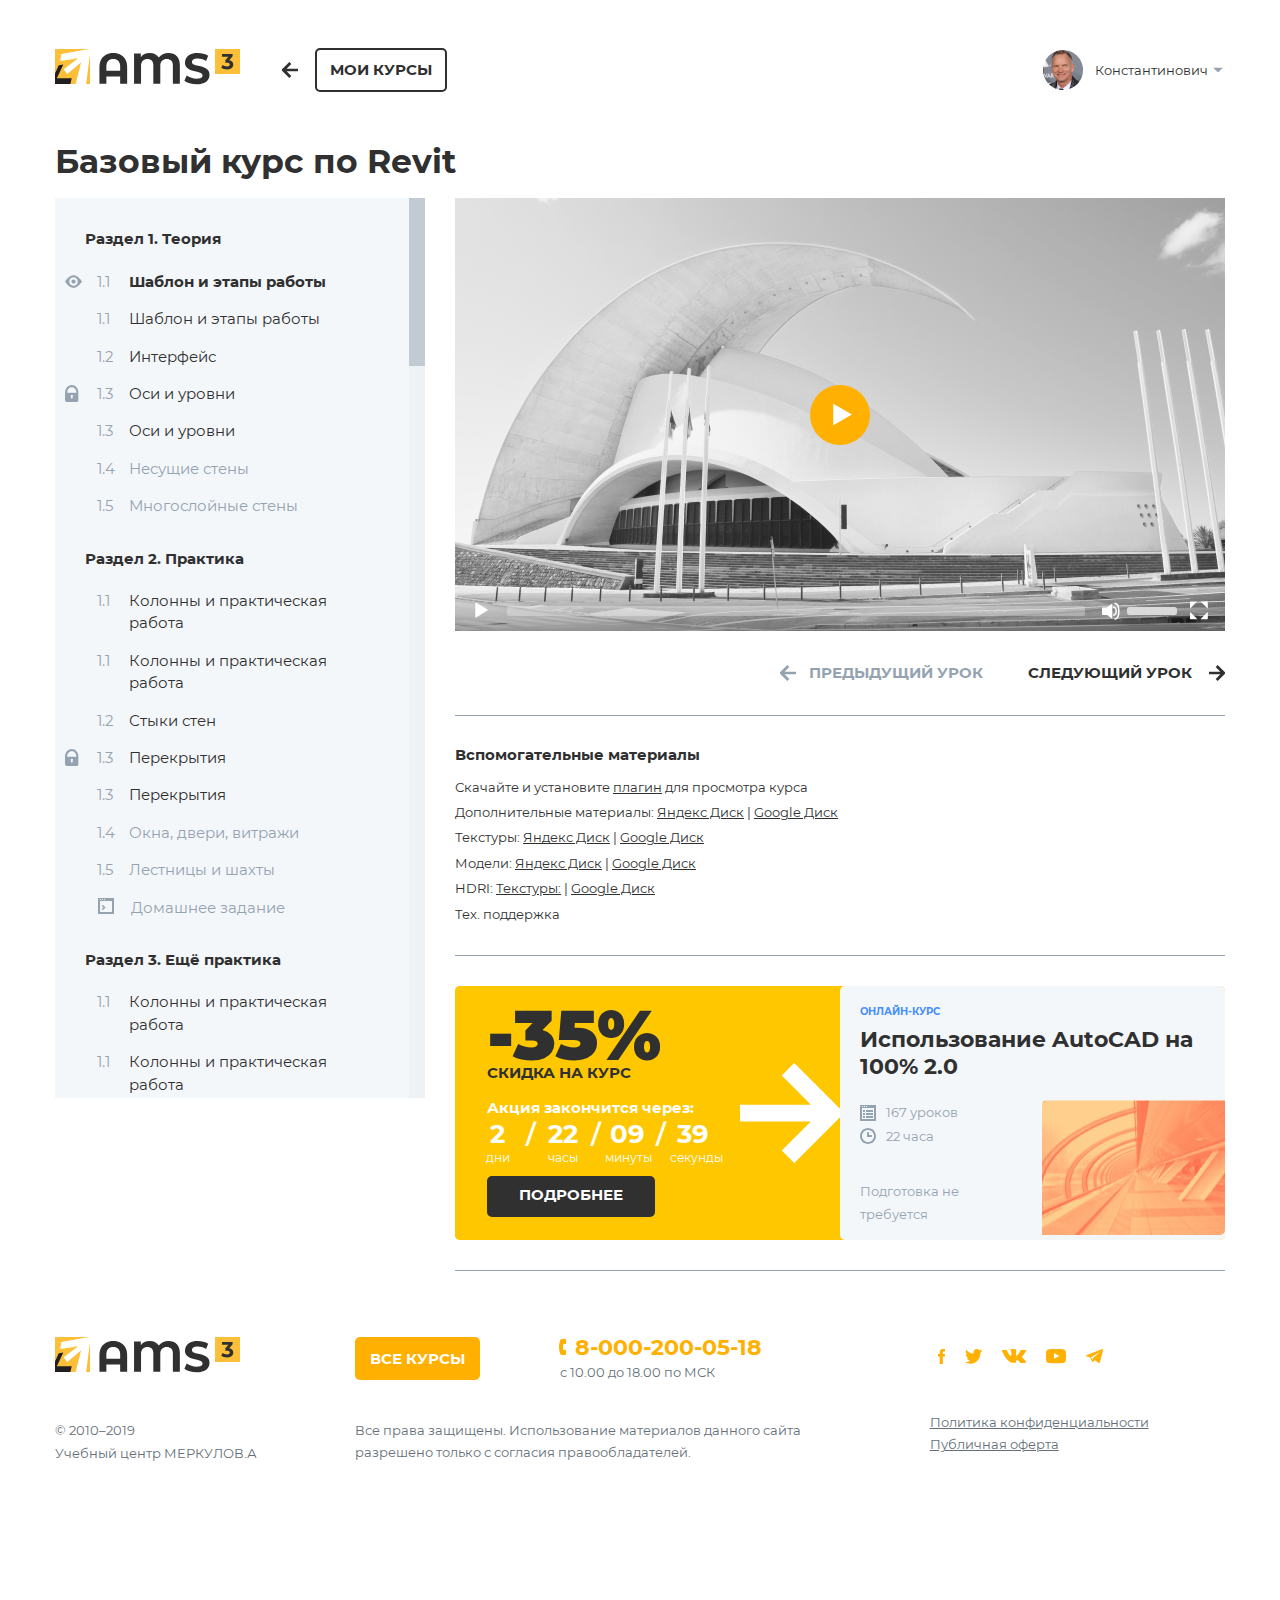
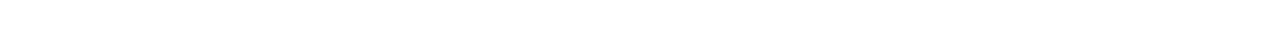
<file: cabinet-free-course.html>
<!DOCTYPE html>
<html lang="ru">
  <head>
    <meta charset="utf-8">
    <title>Кабинет - бесплатный курс</title>
    <meta name="description" content="">
    <link rel="shortcut icon" href="img/favicon/favicon.ico" type="image/x-icon">
    <link rel="apple-touch-icon" href="img/favicon/apple-touch-icon.png">
    <link rel="apple-touch-icon" sizes="72x72" href="img/favicon/apple-touch-icon-72x72.png">
    <link rel="apple-touch-icon" sizes="114x114" href="img/favicon/apple-touch-icon-114x114.png">
    <meta http-equiv="X-UA-Compatible" content="IE=edge">
    <meta name="viewport" content="width=device-width, initial-scale=1, maximum-scale=1">
    <link rel="stylesheet" href="css/main.css">
  </head>
  <body>
    <div id="courses-menu" class="fullpage-menu">
          <svg class="icon icon-close ">
            <use xlink:href="img/icons-svg/symbol/sprite.svg#close"></use>
          </svg>
      <div class="wrapper">
        <div class="fullpage-menu__top">
          <div class="fake-h3">ОНЛАЙН-КУРСЫ</div>
        </div>
        <div class="sidebar-menu__list">
          <ul class="sidebar-menu__nav">
            <li class="sidebar-menu__item active"><a href="#item1" class="sidebar-menu__link"><span>AutoCAD</span>
                    <svg class="icon icon-arrow-right ">
                      <use xlink:href="img/icons-svg/symbol/sprite.svg#arrow-right"></use>
                    </svg>
                    <svg class="icon icon-chevron-down ">
                      <use xlink:href="img/icons-svg/symbol/sprite.svg#chevron-down"></use>
                    </svg></a>
              <ul class="sidebar-menu__subnav">
                <li><a href="#">Использование AutoCAD на 100%. Версия 2.0</a></li>
                <li><a href="#">3D моделирование в AutoCAD</a></li>
                <li><a href="#">Блоки и поля в AutoCAD</a></li>
                <li><a href="#">Советы и хитрости</a></li>
                <li><a href="#">Ускорение и автоматизация в AutoCAD</a></li>
                <li><a href="#">Расчёты и спецификации в AutoCAD</a></li>
                <li><a href="#">Адаптация AutoCAD под стандарты предприятия</a></li>
              </ul>
            </li>
            <li class="sidebar-menu__item"><a href="#item2" class="sidebar-menu__link"><span>Revit</span>
                    <svg class="icon icon-arrow-right ">
                      <use xlink:href="img/icons-svg/symbol/sprite.svg#arrow-right"></use>
                    </svg>
                    <svg class="icon icon-chevron-down ">
                      <use xlink:href="img/icons-svg/symbol/sprite.svg#chevron-down"></use>
                    </svg></a>
              <ul class="sidebar-menu__subnav hidden">
                <li><a href="#">Использование AutoCAD на 100%. Версия 2.0</a></li>
                <li><a href="#">3D моделирование в AutoCAD</a></li>
                <li><a href="#">Блоки и поля в AutoCAD</a></li>
                <li><a href="#">Советы и хитрости</a></li>
                <li><a href="#">Ускорение и автоматизация в AutoCAD</a></li>
                <li><a href="#">Расчёты и спецификации в AutoCAD</a></li>
                <li><a href="#">Адаптация AutoCAD под стандарты предприятия</a></li>
              </ul>
            </li>
            <li class="sidebar-menu__item"><a href="#item3" class="sidebar-menu__link"><span>ARCHICAD</span>
                    <svg class="icon icon-arrow-right ">
                      <use xlink:href="img/icons-svg/symbol/sprite.svg#arrow-right"></use>
                    </svg>
                    <svg class="icon icon-chevron-down ">
                      <use xlink:href="img/icons-svg/symbol/sprite.svg#chevron-down"></use>
                    </svg></a>
              <ul class="sidebar-menu__subnav hidden">
                <li><a href="#">Использование AutoCAD на 100%. Версия 2.0</a></li>
                <li><a href="#">3D моделирование в AutoCAD</a></li>
                <li><a href="#">Блоки и поля в AutoCAD</a></li>
                <li><a href="#">Советы и хитрости</a></li>
                <li><a href="#">Ускорение и автоматизация в AutoCAD</a></li>
                <li><a href="#">Расчёты и спецификации в AutoCAD</a></li>
                <li><a href="#">Адаптация AutoCAD под стандарты предприятия</a></li>
              </ul>
            </li>
            <li class="sidebar-menu__item"><a href="#item4" class="sidebar-menu__link"><span>3ds Max</span>
                    <svg class="icon icon-arrow-right ">
                      <use xlink:href="img/icons-svg/symbol/sprite.svg#arrow-right"></use>
                    </svg>
                    <svg class="icon icon-chevron-down ">
                      <use xlink:href="img/icons-svg/symbol/sprite.svg#chevron-down"></use>
                    </svg></a>
              <ul class="sidebar-menu__subnav hidden">
                <li><a href="#">Использование AutoCAD на 100%. Версия 2.0</a></li>
                <li><a href="#">3D моделирование в AutoCAD</a></li>
                <li><a href="#">Блоки и поля в AutoCAD</a></li>
                <li><a href="#">Советы и хитрости</a></li>
                <li><a href="#">Ускорение и автоматизация в AutoCAD</a></li>
                <li><a href="#">Расчёты и спецификации в AutoCAD</a></li>
                <li><a href="#">Адаптация AutoCAD под стандарты предприятия</a></li>
              </ul>
            </li>
            <li class="sidebar-menu__item"><a href="#item5" class="sidebar-menu__link"><span>Civil 3D</span>
                    <svg class="icon icon-arrow-right ">
                      <use xlink:href="img/icons-svg/symbol/sprite.svg#arrow-right"></use>
                    </svg>
                    <svg class="icon icon-chevron-down ">
                      <use xlink:href="img/icons-svg/symbol/sprite.svg#chevron-down"></use>
                    </svg></a>
              <ul class="sidebar-menu__subnav hidden">
                <li><a href="#">Использование AutoCAD на 100%. Версия 2.0</a></li>
                <li><a href="#">3D моделирование в AutoCAD</a></li>
                <li><a href="#">Блоки и поля в AutoCAD</a></li>
                <li><a href="#">Советы и хитрости</a></li>
                <li><a href="#">Ускорение и автоматизация в AutoCAD</a></li>
                <li><a href="#">Расчёты и спецификации в AutoCAD</a></li>
                <li><a href="#">Адаптация AutoCAD под стандарты предприятия</a></li>
              </ul>
            </li>
          </ul><a href="#" class="button button-empty button-std">Перейти в каталог</a>
        </div>
        <div id="item1" class="fullpage-menu__content">
          <ul class="fullpage-menu__content-nav">
            <li><a href="#">Использование AutoCAD на 100%. Версия 2.0</a></li>
            <li><a href="#">3D моделирование в AutoCAD</a></li>
            <li><a href="#">Блоки и поля в AutoCAD</a></li>
            <li><a href="#">Советы и хитрости</a></li>
            <li><a href="#">Ускорение и автоматизация в AutoCAD</a></li>
            <li><a href="#">Расчёты и спецификации в AutoCAD</a></li>
            <li><a href="#">Адаптация AutoCAD под стандарты предприятия</a></li>
          </ul><a href="#" class="button button-empty button-std">Все курсы по AutoCAD</a>
        </div>
        <div id="item2" class="fullpage-menu__content hidden">
          <ul class="fullpage-menu__content-nav">
            <li><a href="#">Использование AutoCAD на 100%. Версия 2.0</a></li>
            <li><a href="#">3D моделирование в AutoCAD</a></li>
            <li><a href="#">Блоки и поля в AutoCAD</a></li>
            <li><a href="#">Советы и хитрости</a></li>
            <li><a href="#">Ускорение и автоматизация в AutoCAD</a></li>
            <li><a href="#">Расчёты и спецификации в AutoCAD</a></li>
            <li><a href="#">Адаптация AutoCAD под стандарты предприятия</a></li>
          </ul><a href="#" class="button button-empty button-std">Все курсы по Revit</a>
        </div>
        <div id="item3" class="fullpage-menu__content hidden">
          <ul class="fullpage-menu__content-nav">
            <li><a href="#">Использование AutoCAD на 100%. Версия 2.0</a></li>
            <li><a href="#">3D моделирование в AutoCAD</a></li>
            <li><a href="#">Блоки и поля в AutoCAD</a></li>
            <li><a href="#">Советы и хитрости</a></li>
            <li><a href="#">Ускорение и автоматизация в AutoCAD</a></li>
            <li><a href="#">Расчёты и спецификации в AutoCAD</a></li>
            <li><a href="#">Адаптация AutoCAD под стандарты предприятия</a></li>
          </ul><a href="#" class="button button-empty button-std">Все курсы по ARCHICAD</a>
        </div>
        <div id="item4" class="fullpage-menu__content hidden">
          <ul class="fullpage-menu__content-nav">
            <li><a href="#">Использование AutoCAD на 100%. Версия 2.0</a></li>
            <li><a href="#">3D моделирование в AutoCAD</a></li>
            <li><a href="#">Блоки и поля в AutoCAD</a></li>
            <li><a href="#">Советы и хитрости</a></li>
            <li><a href="#">Ускорение и автоматизация в AutoCAD</a></li>
            <li><a href="#">Расчёты и спецификации в AutoCAD</a></li>
            <li><a href="#">Адаптация AutoCAD под стандарты предприятия</a></li>
          </ul><a href="#" class="button button-empty button-std">Все курсы по 3ds Max</a>
        </div>
        <div id="item5" class="fullpage-menu__content hidden">
          <ul class="fullpage-menu__content-nav">
            <li><a href="#">Использование AutoCAD на 100%. Версия 2.0</a></li>
            <li><a href="#">3D моделирование в AutoCAD</a></li>
            <li><a href="#">Блоки и поля в AutoCAD</a></li>
            <li><a href="#">Советы и хитрости</a></li>
            <li><a href="#">Ускорение и автоматизация в AutoCAD</a></li>
            <li><a href="#">Расчёты и спецификации в AutoCAD</a></li>
            <li><a href="#">Адаптация AutoCAD под стандарты предприятия</a></li>
          </ul><a href="#" class="button button-empty button-std">Все курсы по Civil 3D</a>
        </div>
      </div>
    </div>
    <header class="header">
      <div class="wrapper">
        <div class="header-inner"><a href="#" class="toggle-mnu"><span></span></a><a href="#" class="ams-logo"><img src="img/logo.svg" alt="alt"></a><a href="#" class="button-backward button button-empty">мои курсы
                <svg class="icon icon-arrow-left ">
                  <use xlink:href="img/icons-svg/symbol/sprite.svg#arrow-left"></use>
                </svg></a>
          <div class="header-right">
            <div class="ams-account">
              <div class="ams-userpic"><img src="img/sting.jpg" alt="alt"></div>
              <div class="ams-account__username"><span>Константинович</span>
                    <svg class="icon icon-triangle ">
                      <use xlink:href="img/icons-svg/symbol/sprite.svg#triangle"></use>
                    </svg>
              </div>
              <ul class="ams-account__dropdown">
                <li><a href="#">Мои курсы</a></li>
                <li><a href="#">Настройка профиля</a></li>
                <li><a href="#">Выход</a></li>
              </ul>
            </div>
          </div>
        </div>
      </div>
    </header>
    <section class="course ams-simple-sect">
      <div class="wrapper">
        <h1>Базовый курс по Revit</h1>
      </div>
      <div class="wrapper course-wrapper">
        <div class="course-video-mob">
          <div class="course-video">
            <video poster="img/poster.jpg">
              <source src="https://www.youtube.com/watch?v=dGt08ylXCj0&amp;list=PLIV84uuUwBBDwLXOui4XYWwhe_47dc-Lg&amp;index=3&amp;t=0s" type="video/youtube">
            </video>
            <div class="course-video__bottom course-block"><a href="#">
                    <svg class="icon icon-arrow-left ">
                      <use xlink:href="img/icons-svg/symbol/sprite.svg#arrow-left"></use>
                    </svg>Предыдущий урок</a><a href="#">Следующий урок
                    <svg class="icon icon-arrow-right ">
                      <use xlink:href="img/icons-svg/symbol/sprite.svg#arrow-right"></use>
                    </svg></a></div>
          </div>
        </div>
        <div class="course-contents bg-gray">
          <div class="ams-scroll scroll-pane">
            <div class="ams-scroll__inner">
              <div class="course-contents__chapter">
                <div class="course-contents__title">Раздел 1. Теория</div>
                <ul class="course-contents__list">
                  <li class="course-contents__item visited"><a href="#">
                          <svg class="icon icon-eye ">
                            <use xlink:href="img/icons-svg/symbol/sprite.svg#eye"></use>
                          </svg>
                          <svg class="icon icon-loc-unopened ">
                            <use xlink:href="img/icons-svg/symbol/sprite.svg#loc-unopened"></use>
                          </svg><span class="course-contents__num">1.1</span><span class="course-contents__val">Шаблон и этапы работы</span></a></li>
                  <li class="course-contents__item"><a href="#">
                          <svg class="icon icon-eye ">
                            <use xlink:href="img/icons-svg/symbol/sprite.svg#eye"></use>
                          </svg>
                          <svg class="icon icon-loc-unopened ">
                            <use xlink:href="img/icons-svg/symbol/sprite.svg#loc-unopened"></use>
                          </svg><span class="course-contents__num">1.1</span><span class="course-contents__val">Шаблон и этапы работы</span></a></li>
                  <li class="course-contents__item"><a href="#">
                          <svg class="icon icon-eye ">
                            <use xlink:href="img/icons-svg/symbol/sprite.svg#eye"></use>
                          </svg>
                          <svg class="icon icon-loc-unopened ">
                            <use xlink:href="img/icons-svg/symbol/sprite.svg#loc-unopened"></use>
                          </svg><span class="course-contents__num">1.2</span><span class="course-contents__val">Интерфейс</span></a></li>
                  <li class="course-contents__item"><a href="#" class="locked">
                          <svg class="icon icon-eye ">
                            <use xlink:href="img/icons-svg/symbol/sprite.svg#eye"></use>
                          </svg>
                          <svg class="icon icon-loc-unopened ">
                            <use xlink:href="img/icons-svg/symbol/sprite.svg#loc-unopened"></use>
                          </svg><span class="course-contents__num">1.3</span><span class="course-contents__val">Оси и уровни</span></a></li>
                  <li class="course-contents__item"><a href="#">
                          <svg class="icon icon-eye ">
                            <use xlink:href="img/icons-svg/symbol/sprite.svg#eye"></use>
                          </svg>
                          <svg class="icon icon-loc-unopened ">
                            <use xlink:href="img/icons-svg/symbol/sprite.svg#loc-unopened"></use>
                          </svg><span class="course-contents__num">1.3</span><span class="course-contents__val">Оси и уровни</span></a></li>
                  <li class="course-contents__item light"><a href="#">
                          <svg class="icon icon-eye ">
                            <use xlink:href="img/icons-svg/symbol/sprite.svg#eye"></use>
                          </svg>
                          <svg class="icon icon-loc-unopened ">
                            <use xlink:href="img/icons-svg/symbol/sprite.svg#loc-unopened"></use>
                          </svg><span class="course-contents__num">1.4</span><span class="course-contents__val">Несущие стены</span></a></li>
                  <li class="course-contents__item light"><a href="#">
                          <svg class="icon icon-eye ">
                            <use xlink:href="img/icons-svg/symbol/sprite.svg#eye"></use>
                          </svg>
                          <svg class="icon icon-loc-unopened ">
                            <use xlink:href="img/icons-svg/symbol/sprite.svg#loc-unopened"></use>
                          </svg><span class="course-contents__num">1.5</span><span class="course-contents__val">Многослойные стены</span></a></li>
                </ul>
              </div>
              <div class="course-contents__chapter">
                <div class="course-contents__title">Раздел 2. Практика</div>
                <ul class="course-contents__list">
                  <li class="course-contents__item"><a href="#">
                          <svg class="icon icon-eye ">
                            <use xlink:href="img/icons-svg/symbol/sprite.svg#eye"></use>
                          </svg>
                          <svg class="icon icon-loc-unopened ">
                            <use xlink:href="img/icons-svg/symbol/sprite.svg#loc-unopened"></use>
                          </svg><span class="course-contents__num">1.1</span><span class="course-contents__val">Колонны и практическая работа</span></a></li>
                  <li class="course-contents__item"><a href="#">
                          <svg class="icon icon-eye ">
                            <use xlink:href="img/icons-svg/symbol/sprite.svg#eye"></use>
                          </svg>
                          <svg class="icon icon-loc-unopened ">
                            <use xlink:href="img/icons-svg/symbol/sprite.svg#loc-unopened"></use>
                          </svg><span class="course-contents__num">1.1</span><span class="course-contents__val">Колонны и практическая работа</span></a></li>
                  <li class="course-contents__item"><a href="#">
                          <svg class="icon icon-eye ">
                            <use xlink:href="img/icons-svg/symbol/sprite.svg#eye"></use>
                          </svg>
                          <svg class="icon icon-loc-unopened ">
                            <use xlink:href="img/icons-svg/symbol/sprite.svg#loc-unopened"></use>
                          </svg><span class="course-contents__num">1.2</span><span class="course-contents__val">Стыки стен</span></a></li>
                  <li class="course-contents__item"><a href="#" class="locked">
                          <svg class="icon icon-eye ">
                            <use xlink:href="img/icons-svg/symbol/sprite.svg#eye"></use>
                          </svg>
                          <svg class="icon icon-loc-unopened ">
                            <use xlink:href="img/icons-svg/symbol/sprite.svg#loc-unopened"></use>
                          </svg><span class="course-contents__num">1.3</span><span class="course-contents__val">Перекрытия</span></a></li>
                  <li class="course-contents__item"><a href="#">
                          <svg class="icon icon-eye ">
                            <use xlink:href="img/icons-svg/symbol/sprite.svg#eye"></use>
                          </svg>
                          <svg class="icon icon-loc-unopened ">
                            <use xlink:href="img/icons-svg/symbol/sprite.svg#loc-unopened"></use>
                          </svg><span class="course-contents__num">1.3</span><span class="course-contents__val">Перекрытия</span></a></li>
                  <li class="course-contents__item light"><a href="#">
                          <svg class="icon icon-eye ">
                            <use xlink:href="img/icons-svg/symbol/sprite.svg#eye"></use>
                          </svg>
                          <svg class="icon icon-loc-unopened ">
                            <use xlink:href="img/icons-svg/symbol/sprite.svg#loc-unopened"></use>
                          </svg><span class="course-contents__num">1.4</span><span class="course-contents__val">Окна, двери, витражи</span></a></li>
                  <li class="course-contents__item light"><a href="#">
                          <svg class="icon icon-eye ">
                            <use xlink:href="img/icons-svg/symbol/sprite.svg#eye"></use>
                          </svg>
                          <svg class="icon icon-loc-unopened ">
                            <use xlink:href="img/icons-svg/symbol/sprite.svg#loc-unopened"></use>
                          </svg><span class="course-contents__num">1.5</span><span class="course-contents__val">Лестницы и шахты</span></a></li>
                </ul>
                <div class="course-contents__homework"><a href="#" title="Недоступен в демо-режиме и бесплатной версии курса" class="ams-link to-tippy">
                        <svg class="icon icon-Homework ">
                          <use xlink:href="img/icons-svg/symbol/sprite.svg#Homework"></use>
                        </svg>Домашнее задание</a></div>
              </div>
              <div class="course-contents__chapter">
                <div class="course-contents__title">Раздел 3. Ещё практика</div>
                <ul class="course-contents__list">
                  <li class="course-contents__item"><a href="#">
                          <svg class="icon icon-eye ">
                            <use xlink:href="img/icons-svg/symbol/sprite.svg#eye"></use>
                          </svg>
                          <svg class="icon icon-loc-unopened ">
                            <use xlink:href="img/icons-svg/symbol/sprite.svg#loc-unopened"></use>
                          </svg><span class="course-contents__num">1.1</span><span class="course-contents__val">Колонны и практическая работа</span></a></li>
                  <li class="course-contents__item"><a href="#">
                          <svg class="icon icon-eye ">
                            <use xlink:href="img/icons-svg/symbol/sprite.svg#eye"></use>
                          </svg>
                          <svg class="icon icon-loc-unopened ">
                            <use xlink:href="img/icons-svg/symbol/sprite.svg#loc-unopened"></use>
                          </svg><span class="course-contents__num">1.1</span><span class="course-contents__val">Колонны и практическая работа</span></a></li>
                  <li class="course-contents__item"><a href="#">
                          <svg class="icon icon-eye ">
                            <use xlink:href="img/icons-svg/symbol/sprite.svg#eye"></use>
                          </svg>
                          <svg class="icon icon-loc-unopened ">
                            <use xlink:href="img/icons-svg/symbol/sprite.svg#loc-unopened"></use>
                          </svg><span class="course-contents__num">1.2</span><span class="course-contents__val">Стыки стен</span></a></li>
                  <li class="course-contents__item"><a href="#" class="locked">
                          <svg class="icon icon-eye ">
                            <use xlink:href="img/icons-svg/symbol/sprite.svg#eye"></use>
                          </svg>
                          <svg class="icon icon-loc-unopened ">
                            <use xlink:href="img/icons-svg/symbol/sprite.svg#loc-unopened"></use>
                          </svg><span class="course-contents__num">1.3</span><span class="course-contents__val">Перекрытия</span></a></li>
                  <li class="course-contents__item"><a href="#">
                          <svg class="icon icon-eye ">
                            <use xlink:href="img/icons-svg/symbol/sprite.svg#eye"></use>
                          </svg>
                          <svg class="icon icon-loc-unopened ">
                            <use xlink:href="img/icons-svg/symbol/sprite.svg#loc-unopened"></use>
                          </svg><span class="course-contents__num">1.3</span><span class="course-contents__val">Перекрытия</span></a></li>
                  <li class="course-contents__item light"><a href="#">
                          <svg class="icon icon-eye ">
                            <use xlink:href="img/icons-svg/symbol/sprite.svg#eye"></use>
                          </svg>
                          <svg class="icon icon-loc-unopened ">
                            <use xlink:href="img/icons-svg/symbol/sprite.svg#loc-unopened"></use>
                          </svg><span class="course-contents__num">1.4</span><span class="course-contents__val">Окна, двери, витражи</span></a></li>
                  <li class="course-contents__item light"><a href="#">
                          <svg class="icon icon-eye ">
                            <use xlink:href="img/icons-svg/symbol/sprite.svg#eye"></use>
                          </svg>
                          <svg class="icon icon-loc-unopened ">
                            <use xlink:href="img/icons-svg/symbol/sprite.svg#loc-unopened"></use>
                          </svg><span class="course-contents__num">1.5</span><span class="course-contents__val">Лестницы и шахты</span></a></li>
                </ul>
                <div class="course-contents__homework"><a href="#" title="Недоступен в демо-режиме и бесплатной версии курса" class="ams-link to-tippy">
                        <svg class="icon icon-Homework ">
                          <use xlink:href="img/icons-svg/symbol/sprite.svg#Homework"></use>
                        </svg>Домашнее задание</a></div>
              </div>
              <div class="course-contents__chapter">
                <div class="course-contents__title">Раздел 2. Практика</div>
                <ul class="course-contents__list">
                  <li class="course-contents__item"><a href="#">
                          <svg class="icon icon-eye ">
                            <use xlink:href="img/icons-svg/symbol/sprite.svg#eye"></use>
                          </svg>
                          <svg class="icon icon-loc-unopened ">
                            <use xlink:href="img/icons-svg/symbol/sprite.svg#loc-unopened"></use>
                          </svg><span class="course-contents__num">1.1</span><span class="course-contents__val">Колонны и практическая работа</span></a></li>
                  <li class="course-contents__item"><a href="#">
                          <svg class="icon icon-eye ">
                            <use xlink:href="img/icons-svg/symbol/sprite.svg#eye"></use>
                          </svg>
                          <svg class="icon icon-loc-unopened ">
                            <use xlink:href="img/icons-svg/symbol/sprite.svg#loc-unopened"></use>
                          </svg><span class="course-contents__num">1.1</span><span class="course-contents__val">Колонны и практическая работа</span></a></li>
                  <li class="course-contents__item"><a href="#">
                          <svg class="icon icon-eye ">
                            <use xlink:href="img/icons-svg/symbol/sprite.svg#eye"></use>
                          </svg>
                          <svg class="icon icon-loc-unopened ">
                            <use xlink:href="img/icons-svg/symbol/sprite.svg#loc-unopened"></use>
                          </svg><span class="course-contents__num">1.2</span><span class="course-contents__val">Стыки стен</span></a></li>
                  <li class="course-contents__item"><a href="#" class="locked">
                          <svg class="icon icon-eye ">
                            <use xlink:href="img/icons-svg/symbol/sprite.svg#eye"></use>
                          </svg>
                          <svg class="icon icon-loc-unopened ">
                            <use xlink:href="img/icons-svg/symbol/sprite.svg#loc-unopened"></use>
                          </svg><span class="course-contents__num">1.3</span><span class="course-contents__val">Перекрытия</span></a></li>
                  <li class="course-contents__item"><a href="#">
                          <svg class="icon icon-eye ">
                            <use xlink:href="img/icons-svg/symbol/sprite.svg#eye"></use>
                          </svg>
                          <svg class="icon icon-loc-unopened ">
                            <use xlink:href="img/icons-svg/symbol/sprite.svg#loc-unopened"></use>
                          </svg><span class="course-contents__num">1.3</span><span class="course-contents__val">Перекрытия</span></a></li>
                  <li class="course-contents__item light"><a href="#">
                          <svg class="icon icon-eye ">
                            <use xlink:href="img/icons-svg/symbol/sprite.svg#eye"></use>
                          </svg>
                          <svg class="icon icon-loc-unopened ">
                            <use xlink:href="img/icons-svg/symbol/sprite.svg#loc-unopened"></use>
                          </svg><span class="course-contents__num">1.4</span><span class="course-contents__val">Окна, двери, витражи</span></a></li>
                  <li class="course-contents__item light"><a href="#">
                          <svg class="icon icon-eye ">
                            <use xlink:href="img/icons-svg/symbol/sprite.svg#eye"></use>
                          </svg>
                          <svg class="icon icon-loc-unopened ">
                            <use xlink:href="img/icons-svg/symbol/sprite.svg#loc-unopened"></use>
                          </svg><span class="course-contents__num">1.5</span><span class="course-contents__val">Лестницы и шахты</span></a></li>
                </ul>
                <div class="course-contents__homework"><a href="#" title="Недоступен в демо-режиме и бесплатной версии курса" class="ams-link to-tippy">
                        <svg class="icon icon-Homework ">
                          <use xlink:href="img/icons-svg/symbol/sprite.svg#Homework"></use>
                        </svg>Домашнее задание</a></div>
              </div>
              <div class="course-contents__chapter">
                <div class="course-contents__title">Раздел 3. Ещё практика</div>
                <ul class="course-contents__list">
                  <li class="course-contents__item"><a href="#">
                          <svg class="icon icon-eye ">
                            <use xlink:href="img/icons-svg/symbol/sprite.svg#eye"></use>
                          </svg>
                          <svg class="icon icon-loc-unopened ">
                            <use xlink:href="img/icons-svg/symbol/sprite.svg#loc-unopened"></use>
                          </svg><span class="course-contents__num">1.1</span><span class="course-contents__val">Колонны и практическая работа</span></a></li>
                  <li class="course-contents__item"><a href="#">
                          <svg class="icon icon-eye ">
                            <use xlink:href="img/icons-svg/symbol/sprite.svg#eye"></use>
                          </svg>
                          <svg class="icon icon-loc-unopened ">
                            <use xlink:href="img/icons-svg/symbol/sprite.svg#loc-unopened"></use>
                          </svg><span class="course-contents__num">1.1</span><span class="course-contents__val">Колонны и практическая работа</span></a></li>
                  <li class="course-contents__item"><a href="#">
                          <svg class="icon icon-eye ">
                            <use xlink:href="img/icons-svg/symbol/sprite.svg#eye"></use>
                          </svg>
                          <svg class="icon icon-loc-unopened ">
                            <use xlink:href="img/icons-svg/symbol/sprite.svg#loc-unopened"></use>
                          </svg><span class="course-contents__num">1.2</span><span class="course-contents__val">Стыки стен</span></a></li>
                  <li class="course-contents__item"><a href="#" class="locked">
                          <svg class="icon icon-eye ">
                            <use xlink:href="img/icons-svg/symbol/sprite.svg#eye"></use>
                          </svg>
                          <svg class="icon icon-loc-unopened ">
                            <use xlink:href="img/icons-svg/symbol/sprite.svg#loc-unopened"></use>
                          </svg><span class="course-contents__num">1.3</span><span class="course-contents__val">Перекрытия</span></a></li>
                  <li class="course-contents__item"><a href="#">
                          <svg class="icon icon-eye ">
                            <use xlink:href="img/icons-svg/symbol/sprite.svg#eye"></use>
                          </svg>
                          <svg class="icon icon-loc-unopened ">
                            <use xlink:href="img/icons-svg/symbol/sprite.svg#loc-unopened"></use>
                          </svg><span class="course-contents__num">1.3</span><span class="course-contents__val">Перекрытия</span></a></li>
                  <li class="course-contents__item light"><a href="#">
                          <svg class="icon icon-eye ">
                            <use xlink:href="img/icons-svg/symbol/sprite.svg#eye"></use>
                          </svg>
                          <svg class="icon icon-loc-unopened ">
                            <use xlink:href="img/icons-svg/symbol/sprite.svg#loc-unopened"></use>
                          </svg><span class="course-contents__num">1.4</span><span class="course-contents__val">Окна, двери, витражи</span></a></li>
                  <li class="course-contents__item light"><a href="#">
                          <svg class="icon icon-eye ">
                            <use xlink:href="img/icons-svg/symbol/sprite.svg#eye"></use>
                          </svg>
                          <svg class="icon icon-loc-unopened ">
                            <use xlink:href="img/icons-svg/symbol/sprite.svg#loc-unopened"></use>
                          </svg><span class="course-contents__num">1.5</span><span class="course-contents__val">Лестницы и шахты</span></a></li>
                </ul>
                <div class="course-contents__homework"><a href="#" title="Недоступен в демо-режиме и бесплатной версии курса" class="ams-link to-tippy">
                        <svg class="icon icon-Homework ">
                          <use xlink:href="img/icons-svg/symbol/sprite.svg#Homework"></use>
                        </svg>Домашнее задание</a></div>
              </div>
            </div>
          </div>
        </div>
        <div class="course-information">
          <div class="course-video">
            <video id="youtube1" poster="img/poster.jpg">
              <source src="https://www.youtube.com/watch?v=dGt08ylXCj0&amp;list=PLIV84uuUwBBDwLXOui4XYWwhe_47dc-Lg&amp;index=3&amp;t=0s" type="video/youtube">
            </video>
            <div class="course-video__bottom course-block"><a href="#">
                    <svg class="icon icon-arrow-left ">
                      <use xlink:href="img/icons-svg/symbol/sprite.svg#arrow-left"></use>
                    </svg>Предыдущий урок</a><a href="#">Следующий урок
                    <svg class="icon icon-arrow-right ">
                      <use xlink:href="img/icons-svg/symbol/sprite.svg#arrow-right"></use>
                    </svg></a></div>
          </div>
          <div class="course-materials course-block">
            <div class="fake-h4">Вспомогательные материалы</div>
            <p>Скачайте и установите <a href="#">плагин</a> для просмотра курса</p>
            <p>Дополнительные материалы: <a href="#">Яндекс Диск</a> | <a href="#">Google Диск</a></p>
            <p>Текстуры: <a href="#">Яндекс Диск</a> | <a href="#">Google Диск</a></p>
            <p>Модели: <a href="#">Яндекс Диск</a> | <a href="#">Google Диск</a></p>
            <p>HDRI: <a href="#">Текстуры:</a> | <a href="#">Google Диск</a></p>
            <p>Тех. поддержка</p>
          </div>
          <div class="course-block">
            <div class="wrapper-wide ams-card-wrapper course-discount-wrapper"><a href="#" class="course-discount-card">
                <div class="course-discount">-35%
                  <p>скидка на курс</p>
                </div>
                <div class="promo-date"><span>Акция закончится через:</span>
                  <div class="promo-date__counter">
                    <div id="days" class="promo-date__field">
                      <div class="promo-date__val">2</div><span>дни</span>
                    </div><span>/</span>
                    <div id="hours" class="promo-date__field">
                      <div class="promo-date__val">22</div><span>часы</span>
                    </div><span>/</span>
                    <div id="minutes" class="promo-date__field">
                      <div class="promo-date__val">09</div><span>минуты</span>
                    </div><span>/</span>
                    <div id="seconds" class="promo-date__field">
                      <div class="promo-date__val">39</div><span>секунды</span>
                    </div>
                  </div>
                </div>
                    <svg class="icon icon-arrow-right ">
                      <use xlink:href="img/icons-svg/symbol/sprite.svg#arrow-right"></use>
                    </svg><span class="button button-black button-sm">Подробнее </span></a><a href="#" class="ams-card">
                <div class="ams-card__top">
                  <div class="ams-card__kind">Онлайн-курс</div>
                  <h3>Использование AutoCAD на 100% 2.0</h3>
                </div>
                <div class="ams-card__body">
                  <div class="ams-card__text">
                    <div class="ams-card__info">
                      <div class="ams-card__block">
                            <svg class="icon icon-lessons ">
                              <use xlink:href="img/icons-svg/symbol/sprite.svg#lessons"></use>
                            </svg><span>167 уроков</span>
                      </div>
                      <div class="ams-card__block">
                            <svg class="icon icon-time ">
                              <use xlink:href="img/icons-svg/symbol/sprite.svg#time"></use>
                            </svg><span>22 часа</span>
                      </div>
                    </div>
                    <p>Подготовка не требуется</p>
                  </div>
                  <div class="ams-card__img"><img src="img/cards/1.jpg" alt="alt"></div>
                </div></a></div>
          </div>
          <div class="course-comments">
            <script type="text/javascript">
              (function() {
              var mc = document.createElement('script');
              mc.type = 'text/javascript';
              mc.async = true;
              mc.src = ('https:' == document.location.protocol ? 'https' : 'http') + '://cackle.me/widget.js';
              var s = document.getElementsByTagName('script')[0]; s.parentNode.insertBefore(mc, s.nextSibling);
              })();
              cackle_widget = window.cackle_widget || [];
              cackle_widget.push({
              widget: 'Comment',
              id: 20775
              });
              
            </script>
          </div>
        </div>
      </div>
    </section>
    <footer class="footer">
      <div class="wrapper">
        <div class="footer-left">
          <div class="footer-left__content"><a href="#" class="ams-logo"><img src="img/logo.svg" alt="alt"></a>
            <p>© 2010–2019 <br>Учебный центр МЕРКУЛОВ.А</p>
          </div><a href="#" class="button button-sm">Все курсы</a>
        </div>
        <div class="footer-middle">
          <div class="footer-middle__top">
            <ul class="main-menu">
              <li class="active"><a href="#">Все курсы</a></li>
            </ul>
            <div class="ams-phone-block"><a href="tel" class="main-tel">8-000-200-05-18
                    <svg class="icon icon-phone ">
                      <use xlink:href="img/icons-svg/symbol/sprite.svg#phone"></use>
                    </svg></a>
              <p>с 10.00 до 18.00 по МСК </p>
            </div>
          </div>
          <p>Все права защищены. Использование материалов данного сайта разрешено только с согласия правообладателей.</p>
        </div>
        <div class="footer-right">
          <ul class="ams-socials">
            <li><a href="#">
                    <svg class="icon icon-fb ">
                      <use xlink:href="img/icons-svg/symbol/sprite.svg#fb"></use>
                    </svg></a></li>
            <li><a href="#">
                    <svg class="icon icon-tw ">
                      <use xlink:href="img/icons-svg/symbol/sprite.svg#tw"></use>
                    </svg></a></li>
            <li><a href="#">
                    <svg class="icon icon-vk ">
                      <use xlink:href="img/icons-svg/symbol/sprite.svg#vk"></use>
                    </svg></a></li>
            <li><a href="#">
                    <svg class="icon icon-yt ">
                      <use xlink:href="img/icons-svg/symbol/sprite.svg#yt"></use>
                    </svg></a></li>
            <li><a href="#">
                    <svg class="icon icon-tg ">
                      <use xlink:href="img/icons-svg/symbol/sprite.svg#tg"></use>
                    </svg></a></li>
          </ul>
          <p><a href="#" class="ams-link">Политика конфиденциальности</a><a href="#" class="ams-link">Публичная оферта</a></p>
          <div class="footer-right__mob-text">
            <p>Все права защищены. <br>Использование материалов данного сайта разрешено только с согласия правообладателей.</p>
            <p>© 2010–2019 <br>Учебный центр МЕРКУЛОВ.А</p>
          </div>
        </div>
      </div>
    </footer>
    <div id="enter-popup" class="ams_popup mfp-hide">
      <div class="ams_popup__inner tabs">
        <div class="ams_popup__header">
          <ul class="tabs__list">
            <li class="tabs__item tabs__item--active"><a href="#item1" class="tabs__link">Создать <br>личный кабинет</a></li>
            <li class="tabs__item"><a href="#item2" class="tabs__link">Войти</a></li>
          </ul>
        </div>
        <div class="ams_popup__body">
          <ul class="tabs__content">
            <li data-tab="#item1" class="tabs__item">
              <div class="ams_popup__spheres">
                <div class="fake-h3">Какие сферы вам интересны?</div>
                <div class="spheres-list"><a href="#" class="button button-empty button-std">Маркетинг</a><a href="#" class="button button-empty button-std">Бизнес и менеджмент</a><a href="#" class="button button-empty button-std">Дизайн и UX</a><a href="#" class="button button-empty button-std">Программирование</a><a href="#" class="button button-empty button-std">Аналитика и данные</a>
                </div><a href="#" id="form-spheres-forward" class="button button-std button-blue hidden">Далее</a>
              </div>
              <form id="second-step-form" class="hidden">
                <label>
                  <input type="text" placeholder="Имя">
                </label>
                <label>
                  <input type="text" placeholder="Электронная почта">
                </label>
                <label>
                  <input type="text" placeholder="+ 7 (123) 123-45-46">
                </label>
                <div class="ams_popup__form-bottom">
                  <button class="button button-std button-blue">Создать аккаунт</button>
                  <p>Нажимая кнопку, принимаю условия <br>политики и пользовательского <br>соглашения</p>
                  <div class="fake-h4">Создать аккаунт через соцсети</div>
                  <ul class="ams-socials-colorised">
                    <li><a href="#"><img src="img/icons-svg/Round-VK.svg" alt=""></a></li>
                    <li><a href="#"><img src="img/icons-svg/Round-Facebook.svg" alt=""></a></li>
                    <li><a href="#"><img src="img/icons-svg/Round-Yandex.svg" alt=""></a></li>
                    <li><a href="#"><img src="img/icons-svg/Round-Mail.svg" alt=""></a></li>
                  </ul>
                </div>
              </form>
              <div class="ams-popup__backward"><a href="#" class="button-backward button button-empty">вернуться назад
                      <svg class="icon icon-arrow-left ">
                        <use xlink:href="img/icons-svg/symbol/sprite.svg#arrow-left"></use>
                      </svg></a></div>
            </li>
            <li data-tab="#item2" class="tabs__item hidden">
              <form>
                <label>
                  <input type="text" placeholder="Электронная почта">
                </label>
                <label>
                  <input type="text" placeholder="Пароль">
                </label>
                <div class="ams_popup__form-bottom">
                  <button class="button button-std button-blue">войти</button>
                  <p>Нажимая кнопку, принимаю условия <br>политики и пользовательского <br>соглашения</p>
                  <div class="fake-h4">Создать аккаунт через соцсети</div>
                  <ul class="ams-socials-colorised">
                    <li><a href="#"><img src="img/icons-svg/Round-VK.svg" alt=""></a></li>
                    <li><a href="#"><img src="img/icons-svg/Round-Facebook.svg" alt=""></a></li>
                    <li><a href="#"><img src="img/icons-svg/Round-Yandex.svg" alt=""></a></li>
                    <li><a href="#"><img src="img/icons-svg/Round-Mail.svg" alt=""></a></li>
                  </ul>
                </div>
              </form>
              <div class="ams-popup__backward"><a href="#" class="button-backward button button-empty">вернуться назад
                      <svg class="icon icon-arrow-left ">
                        <use xlink:href="img/icons-svg/symbol/sprite.svg#arrow-left"></use>
                      </svg></a></div>
            </li>
          </ul>
        </div>
      </div>
    </div>
    <script src="js/libs/jquery/jquery-1.11.2.min.js"></script>
    <script src="js/libs/jquery-ui/jquery-ui.min.js"></script>
    <script src="js/libs/hoverIntent.js"></script>
    <script src="js/libs/magnific-popup/dist/jquery.magnific-popup.min.js"></script>
    <script type="text/javascript" src="js/libs/svg4everybody/svg4everybody.min.js" async onload="svg4everybody();"></script>
    <script src="js/libs/jsscrollpane/js/jquery.mousewheel.js"></script>
    <script src="js/libs/jsscrollpane/js/jquery.jscrollpane.min.js"></script>
    <script src="js/libs/mediaelement/mediaelement-and-player.min.js"></script>
    <script src="js/libs/tippyjs/dist/tippy.min.js"></script>
    <script src="js/common.js"></script>
  </body>
</html>
</file>
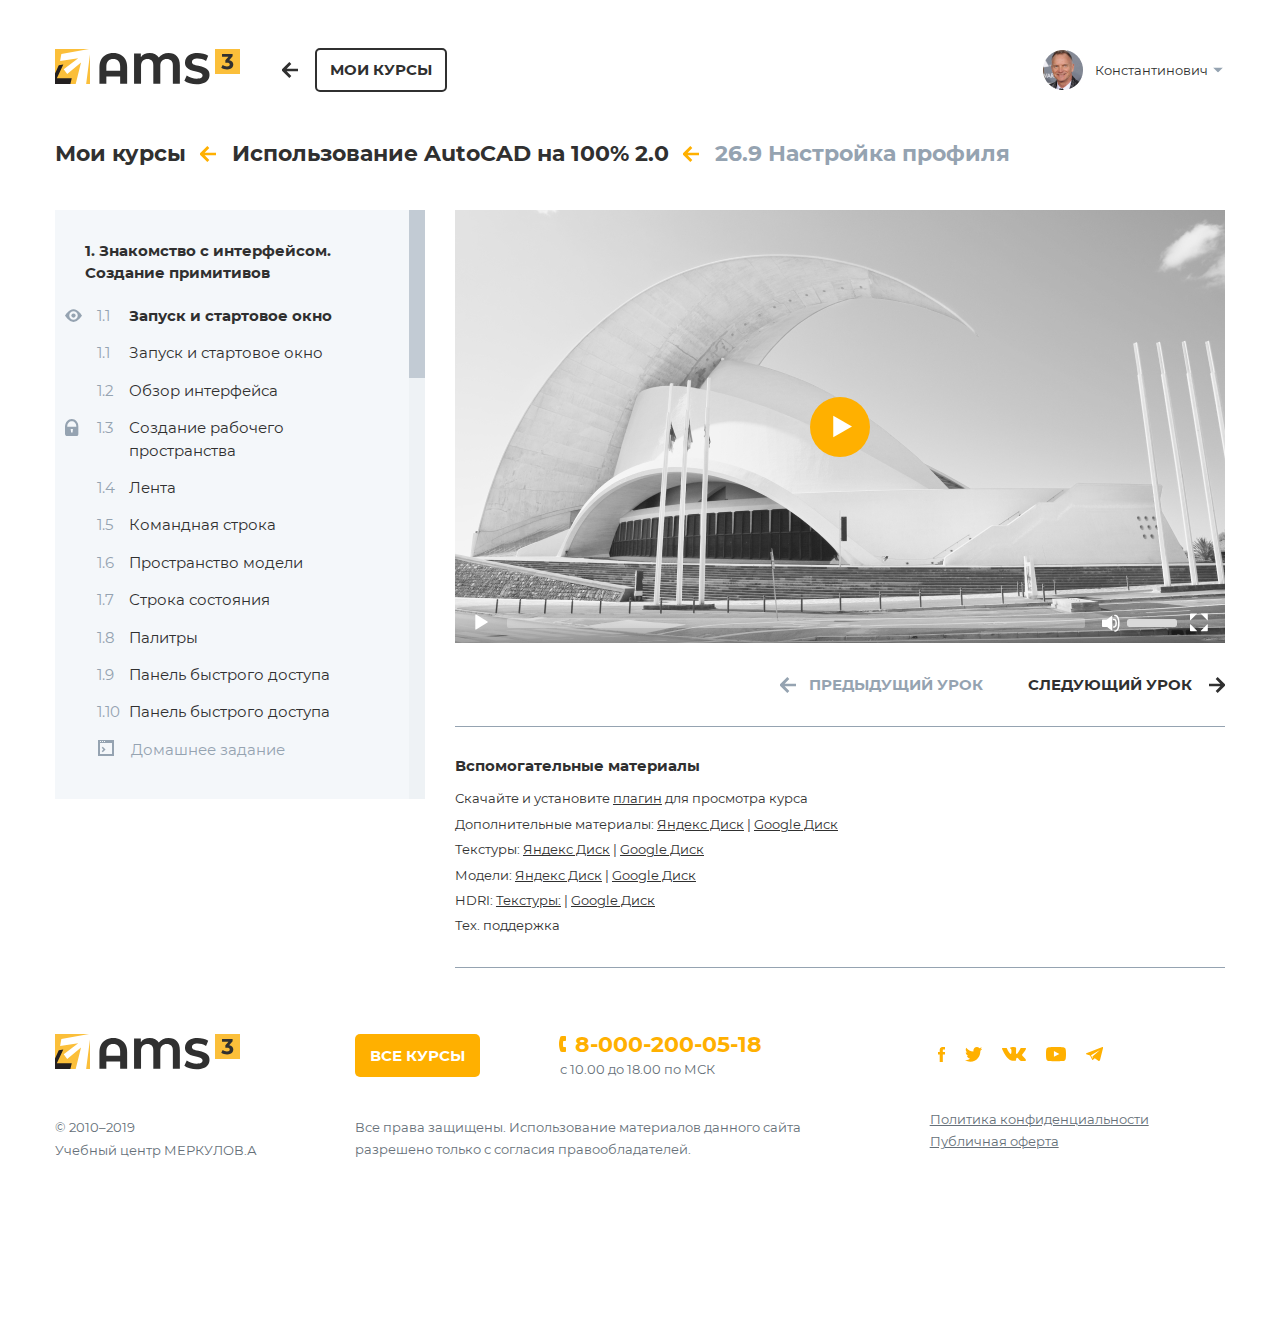
<file: cabinet-pay-course.html>
<!DOCTYPE html>
<html lang="ru">
  <head>
    <meta charset="utf-8">
    <title>Кабинет - платный курс. Урок</title>
    <meta name="description" content="">
    <link rel="shortcut icon" href="img/favicon/favicon.ico" type="image/x-icon">
    <link rel="apple-touch-icon" href="img/favicon/apple-touch-icon.png">
    <link rel="apple-touch-icon" sizes="72x72" href="img/favicon/apple-touch-icon-72x72.png">
    <link rel="apple-touch-icon" sizes="114x114" href="img/favicon/apple-touch-icon-114x114.png">
    <meta http-equiv="X-UA-Compatible" content="IE=edge">
    <meta name="viewport" content="width=device-width, initial-scale=1, maximum-scale=1">
    <link rel="stylesheet" href="css/main.css">
  </head>
  <body>
    <div id="courses-menu" class="fullpage-menu">
          <svg class="icon icon-close ">
            <use xlink:href="img/icons-svg/symbol/sprite.svg#close"></use>
          </svg>
      <div class="wrapper">
        <div class="fullpage-menu__top">
          <div class="fake-h3">ОНЛАЙН-КУРСЫ</div>
        </div>
        <div class="sidebar-menu__list">
          <ul class="sidebar-menu__nav">
            <li class="sidebar-menu__item active"><a href="#item1" class="sidebar-menu__link"><span>AutoCAD</span>
                    <svg class="icon icon-arrow-right ">
                      <use xlink:href="img/icons-svg/symbol/sprite.svg#arrow-right"></use>
                    </svg>
                    <svg class="icon icon-chevron-down ">
                      <use xlink:href="img/icons-svg/symbol/sprite.svg#chevron-down"></use>
                    </svg></a>
              <ul class="sidebar-menu__subnav">
                <li><a href="#">Использование AutoCAD на 100%. Версия 2.0</a></li>
                <li><a href="#">3D моделирование в AutoCAD</a></li>
                <li><a href="#">Блоки и поля в AutoCAD</a></li>
                <li><a href="#">Советы и хитрости</a></li>
                <li><a href="#">Ускорение и автоматизация в AutoCAD</a></li>
                <li><a href="#">Расчёты и спецификации в AutoCAD</a></li>
                <li><a href="#">Адаптация AutoCAD под стандарты предприятия</a></li>
              </ul>
            </li>
            <li class="sidebar-menu__item"><a href="#item2" class="sidebar-menu__link"><span>Revit</span>
                    <svg class="icon icon-arrow-right ">
                      <use xlink:href="img/icons-svg/symbol/sprite.svg#arrow-right"></use>
                    </svg>
                    <svg class="icon icon-chevron-down ">
                      <use xlink:href="img/icons-svg/symbol/sprite.svg#chevron-down"></use>
                    </svg></a>
              <ul class="sidebar-menu__subnav hidden">
                <li><a href="#">Использование AutoCAD на 100%. Версия 2.0</a></li>
                <li><a href="#">3D моделирование в AutoCAD</a></li>
                <li><a href="#">Блоки и поля в AutoCAD</a></li>
                <li><a href="#">Советы и хитрости</a></li>
                <li><a href="#">Ускорение и автоматизация в AutoCAD</a></li>
                <li><a href="#">Расчёты и спецификации в AutoCAD</a></li>
                <li><a href="#">Адаптация AutoCAD под стандарты предприятия</a></li>
              </ul>
            </li>
            <li class="sidebar-menu__item"><a href="#item3" class="sidebar-menu__link"><span>ARCHICAD</span>
                    <svg class="icon icon-arrow-right ">
                      <use xlink:href="img/icons-svg/symbol/sprite.svg#arrow-right"></use>
                    </svg>
                    <svg class="icon icon-chevron-down ">
                      <use xlink:href="img/icons-svg/symbol/sprite.svg#chevron-down"></use>
                    </svg></a>
              <ul class="sidebar-menu__subnav hidden">
                <li><a href="#">Использование AutoCAD на 100%. Версия 2.0</a></li>
                <li><a href="#">3D моделирование в AutoCAD</a></li>
                <li><a href="#">Блоки и поля в AutoCAD</a></li>
                <li><a href="#">Советы и хитрости</a></li>
                <li><a href="#">Ускорение и автоматизация в AutoCAD</a></li>
                <li><a href="#">Расчёты и спецификации в AutoCAD</a></li>
                <li><a href="#">Адаптация AutoCAD под стандарты предприятия</a></li>
              </ul>
            </li>
            <li class="sidebar-menu__item"><a href="#item4" class="sidebar-menu__link"><span>3ds Max</span>
                    <svg class="icon icon-arrow-right ">
                      <use xlink:href="img/icons-svg/symbol/sprite.svg#arrow-right"></use>
                    </svg>
                    <svg class="icon icon-chevron-down ">
                      <use xlink:href="img/icons-svg/symbol/sprite.svg#chevron-down"></use>
                    </svg></a>
              <ul class="sidebar-menu__subnav hidden">
                <li><a href="#">Использование AutoCAD на 100%. Версия 2.0</a></li>
                <li><a href="#">3D моделирование в AutoCAD</a></li>
                <li><a href="#">Блоки и поля в AutoCAD</a></li>
                <li><a href="#">Советы и хитрости</a></li>
                <li><a href="#">Ускорение и автоматизация в AutoCAD</a></li>
                <li><a href="#">Расчёты и спецификации в AutoCAD</a></li>
                <li><a href="#">Адаптация AutoCAD под стандарты предприятия</a></li>
              </ul>
            </li>
            <li class="sidebar-menu__item"><a href="#item5" class="sidebar-menu__link"><span>Civil 3D</span>
                    <svg class="icon icon-arrow-right ">
                      <use xlink:href="img/icons-svg/symbol/sprite.svg#arrow-right"></use>
                    </svg>
                    <svg class="icon icon-chevron-down ">
                      <use xlink:href="img/icons-svg/symbol/sprite.svg#chevron-down"></use>
                    </svg></a>
              <ul class="sidebar-menu__subnav hidden">
                <li><a href="#">Использование AutoCAD на 100%. Версия 2.0</a></li>
                <li><a href="#">3D моделирование в AutoCAD</a></li>
                <li><a href="#">Блоки и поля в AutoCAD</a></li>
                <li><a href="#">Советы и хитрости</a></li>
                <li><a href="#">Ускорение и автоматизация в AutoCAD</a></li>
                <li><a href="#">Расчёты и спецификации в AutoCAD</a></li>
                <li><a href="#">Адаптация AutoCAD под стандарты предприятия</a></li>
              </ul>
            </li>
          </ul><a href="#" class="button button-empty button-std">Перейти в каталог</a>
        </div>
        <div id="item1" class="fullpage-menu__content">
          <ul class="fullpage-menu__content-nav">
            <li><a href="#">Использование AutoCAD на 100%. Версия 2.0</a></li>
            <li><a href="#">3D моделирование в AutoCAD</a></li>
            <li><a href="#">Блоки и поля в AutoCAD</a></li>
            <li><a href="#">Советы и хитрости</a></li>
            <li><a href="#">Ускорение и автоматизация в AutoCAD</a></li>
            <li><a href="#">Расчёты и спецификации в AutoCAD</a></li>
            <li><a href="#">Адаптация AutoCAD под стандарты предприятия</a></li>
          </ul><a href="#" class="button button-empty button-std">Все курсы по AutoCAD</a>
        </div>
        <div id="item2" class="fullpage-menu__content hidden">
          <ul class="fullpage-menu__content-nav">
            <li><a href="#">Использование AutoCAD на 100%. Версия 2.0</a></li>
            <li><a href="#">3D моделирование в AutoCAD</a></li>
            <li><a href="#">Блоки и поля в AutoCAD</a></li>
            <li><a href="#">Советы и хитрости</a></li>
            <li><a href="#">Ускорение и автоматизация в AutoCAD</a></li>
            <li><a href="#">Расчёты и спецификации в AutoCAD</a></li>
            <li><a href="#">Адаптация AutoCAD под стандарты предприятия</a></li>
          </ul><a href="#" class="button button-empty button-std">Все курсы по Revit</a>
        </div>
        <div id="item3" class="fullpage-menu__content hidden">
          <ul class="fullpage-menu__content-nav">
            <li><a href="#">Использование AutoCAD на 100%. Версия 2.0</a></li>
            <li><a href="#">3D моделирование в AutoCAD</a></li>
            <li><a href="#">Блоки и поля в AutoCAD</a></li>
            <li><a href="#">Советы и хитрости</a></li>
            <li><a href="#">Ускорение и автоматизация в AutoCAD</a></li>
            <li><a href="#">Расчёты и спецификации в AutoCAD</a></li>
            <li><a href="#">Адаптация AutoCAD под стандарты предприятия</a></li>
          </ul><a href="#" class="button button-empty button-std">Все курсы по ARCHICAD</a>
        </div>
        <div id="item4" class="fullpage-menu__content hidden">
          <ul class="fullpage-menu__content-nav">
            <li><a href="#">Использование AutoCAD на 100%. Версия 2.0</a></li>
            <li><a href="#">3D моделирование в AutoCAD</a></li>
            <li><a href="#">Блоки и поля в AutoCAD</a></li>
            <li><a href="#">Советы и хитрости</a></li>
            <li><a href="#">Ускорение и автоматизация в AutoCAD</a></li>
            <li><a href="#">Расчёты и спецификации в AutoCAD</a></li>
            <li><a href="#">Адаптация AutoCAD под стандарты предприятия</a></li>
          </ul><a href="#" class="button button-empty button-std">Все курсы по 3ds Max</a>
        </div>
        <div id="item5" class="fullpage-menu__content hidden">
          <ul class="fullpage-menu__content-nav">
            <li><a href="#">Использование AutoCAD на 100%. Версия 2.0</a></li>
            <li><a href="#">3D моделирование в AutoCAD</a></li>
            <li><a href="#">Блоки и поля в AutoCAD</a></li>
            <li><a href="#">Советы и хитрости</a></li>
            <li><a href="#">Ускорение и автоматизация в AutoCAD</a></li>
            <li><a href="#">Расчёты и спецификации в AutoCAD</a></li>
            <li><a href="#">Адаптация AutoCAD под стандарты предприятия</a></li>
          </ul><a href="#" class="button button-empty button-std">Все курсы по Civil 3D</a>
        </div>
      </div>
    </div>
    <header class="header">
      <div class="wrapper">
        <div class="header-inner"><a href="#" class="toggle-mnu"><span></span></a><a href="#" class="ams-logo"><img src="img/logo.svg" alt="alt"></a><a href="#" class="button-backward button button-empty">мои курсы
                <svg class="icon icon-arrow-left ">
                  <use xlink:href="img/icons-svg/symbol/sprite.svg#arrow-left"></use>
                </svg></a>
          <div class="header-right">
            <div class="ams-account">
              <div class="ams-userpic"><img src="img/sting.jpg" alt="alt"></div>
              <div class="ams-account__username"><span>Константинович</span>
                    <svg class="icon icon-triangle ">
                      <use xlink:href="img/icons-svg/symbol/sprite.svg#triangle"></use>
                    </svg>
              </div>
              <ul class="ams-account__dropdown">
                <li><a href="#">Мои курсы</a></li>
                <li><a href="#">Настройка профиля</a></li>
                <li><a href="#">Выход</a></li>
              </ul>
            </div>
          </div>
        </div>
      </div>
    </header>
    <section class="course ams-simple-sect">
      <div class="wrapper">
        <ul class="ams-breadcrumbs ams-breadcrumbs--mob-modf">
          <li>
                <svg class="icon icon-arrow-left ">
                  <use xlink:href="img/icons-svg/symbol/sprite.svg#arrow-left"></use>
                </svg><a href="#">Мои курсы</a>
          </li>
          <li>
                <svg class="icon icon-arrow-left ">
                  <use xlink:href="img/icons-svg/symbol/sprite.svg#arrow-left"></use>
                </svg><a href="#">Использование AutoCAD на 100% 2.0</a>
          </li>
          <li>
                <svg class="icon icon-arrow-left ">
                  <use xlink:href="img/icons-svg/symbol/sprite.svg#arrow-left"></use>
                </svg><a href="#">26.9 Настройка профиля</a>
          </li>
        </ul>
      </div>
      <div class="wrapper course-wrapper">
        <div class="course-video-mob">
          <div class="course-video">
            <video poster="img/poster.jpg">
              <source src="https://www.youtube.com/watch?v=dGt08ylXCj0&amp;list=PLIV84uuUwBBDwLXOui4XYWwhe_47dc-Lg&amp;index=3&amp;t=0s" type="video/youtube">
            </video>
            <div class="course-video__bottom course-block"><a href="#">
                    <svg class="icon icon-arrow-left ">
                      <use xlink:href="img/icons-svg/symbol/sprite.svg#arrow-left"></use>
                    </svg>Предыдущий урок</a><a href="#">Следующий урок
                    <svg class="icon icon-arrow-right ">
                      <use xlink:href="img/icons-svg/symbol/sprite.svg#arrow-right"></use>
                    </svg></a></div>
          </div>
        </div>
        <div class="course-contents bg-gray">
          <div class="ams-scroll scroll-pane">
            <div class="ams-scroll__inner">
              <div class="course-contents__chapter">
                <div class="course-contents__title">1. Знакомство с интерфейсом. Создание примитивов</div>
                <ul class="course-contents__list">
                  <li class="course-contents__item visited"><a href="#">
                          <svg class="icon icon-eye ">
                            <use xlink:href="img/icons-svg/symbol/sprite.svg#eye"></use>
                          </svg>
                          <svg class="icon icon-loc-unopened ">
                            <use xlink:href="img/icons-svg/symbol/sprite.svg#loc-unopened"></use>
                          </svg><span class="course-contents__num">1.1</span><span class="course-contents__val">Запуск и стартовое окно</span></a></li>
                  <li class="course-contents__item"><a href="#">
                          <svg class="icon icon-eye ">
                            <use xlink:href="img/icons-svg/symbol/sprite.svg#eye"></use>
                          </svg>
                          <svg class="icon icon-loc-unopened ">
                            <use xlink:href="img/icons-svg/symbol/sprite.svg#loc-unopened"></use>
                          </svg><span class="course-contents__num">1.1</span><span class="course-contents__val">Запуск и стартовое окно</span></a></li>
                  <li class="course-contents__item"><a href="#">
                          <svg class="icon icon-eye ">
                            <use xlink:href="img/icons-svg/symbol/sprite.svg#eye"></use>
                          </svg>
                          <svg class="icon icon-loc-unopened ">
                            <use xlink:href="img/icons-svg/symbol/sprite.svg#loc-unopened"></use>
                          </svg><span class="course-contents__num">1.2</span><span class="course-contents__val">Обзор интерфейса</span></a></li>
                  <li class="course-contents__item"><a href="#" class="locked">
                          <svg class="icon icon-eye ">
                            <use xlink:href="img/icons-svg/symbol/sprite.svg#eye"></use>
                          </svg>
                          <svg class="icon icon-loc-unopened ">
                            <use xlink:href="img/icons-svg/symbol/sprite.svg#loc-unopened"></use>
                          </svg><span class="course-contents__num">1.3</span><span class="course-contents__val">Создание рабочего пространства</span></a></li>
                  <li class="course-contents__item"><a href="#">
                          <svg class="icon icon-eye ">
                            <use xlink:href="img/icons-svg/symbol/sprite.svg#eye"></use>
                          </svg>
                          <svg class="icon icon-loc-unopened ">
                            <use xlink:href="img/icons-svg/symbol/sprite.svg#loc-unopened"></use>
                          </svg><span class="course-contents__num">1.4</span><span class="course-contents__val">Лента</span></a></li>
                  <li class="course-contents__item"><a href="#">
                          <svg class="icon icon-eye ">
                            <use xlink:href="img/icons-svg/symbol/sprite.svg#eye"></use>
                          </svg>
                          <svg class="icon icon-loc-unopened ">
                            <use xlink:href="img/icons-svg/symbol/sprite.svg#loc-unopened"></use>
                          </svg><span class="course-contents__num">1.5</span><span class="course-contents__val">Командная строка</span></a></li>
                  <li class="course-contents__item"><a href="#">
                          <svg class="icon icon-eye ">
                            <use xlink:href="img/icons-svg/symbol/sprite.svg#eye"></use>
                          </svg>
                          <svg class="icon icon-loc-unopened ">
                            <use xlink:href="img/icons-svg/symbol/sprite.svg#loc-unopened"></use>
                          </svg><span class="course-contents__num">1.6</span><span class="course-contents__val">Пространство модели</span></a></li>
                  <li class="course-contents__item"><a href="#">
                          <svg class="icon icon-eye ">
                            <use xlink:href="img/icons-svg/symbol/sprite.svg#eye"></use>
                          </svg>
                          <svg class="icon icon-loc-unopened ">
                            <use xlink:href="img/icons-svg/symbol/sprite.svg#loc-unopened"></use>
                          </svg><span class="course-contents__num">1.7</span><span class="course-contents__val">Строка состояния</span></a></li>
                  <li class="course-contents__item"><a href="#">
                          <svg class="icon icon-eye ">
                            <use xlink:href="img/icons-svg/symbol/sprite.svg#eye"></use>
                          </svg>
                          <svg class="icon icon-loc-unopened ">
                            <use xlink:href="img/icons-svg/symbol/sprite.svg#loc-unopened"></use>
                          </svg><span class="course-contents__num">1.8</span><span class="course-contents__val">Палитры</span></a></li>
                  <li class="course-contents__item"><a href="#">
                          <svg class="icon icon-eye ">
                            <use xlink:href="img/icons-svg/symbol/sprite.svg#eye"></use>
                          </svg>
                          <svg class="icon icon-loc-unopened ">
                            <use xlink:href="img/icons-svg/symbol/sprite.svg#loc-unopened"></use>
                          </svg><span class="course-contents__num">1.9</span><span class="course-contents__val">Панель быстрого доступа</span></a></li>
                  <li class="course-contents__item"><a href="#">
                          <svg class="icon icon-eye ">
                            <use xlink:href="img/icons-svg/symbol/sprite.svg#eye"></use>
                          </svg>
                          <svg class="icon icon-loc-unopened ">
                            <use xlink:href="img/icons-svg/symbol/sprite.svg#loc-unopened"></use>
                          </svg><span class="course-contents__num">1.10</span><span class="course-contents__val">Панель быстрого доступа</span></a></li>
                </ul>
                <div class="course-contents__homework"><a href="#" title="Недоступен в демо-режиме и бесплатной версии курса" class="ams-link">
                        <svg class="icon icon-Homework ">
                          <use xlink:href="img/icons-svg/symbol/sprite.svg#Homework"></use>
                        </svg>Домашнее задание</a></div>
              </div>
            </div>
          </div>
        </div>
        <div class="course-information">
          <div class="course-video">
            <video id="youtube1" poster="img/poster.jpg">
              <source src="https://www.youtube.com/watch?v=dGt08ylXCj0&amp;list=PLIV84uuUwBBDwLXOui4XYWwhe_47dc-Lg&amp;index=3&amp;t=0s" type="video/youtube">
            </video>
            <div class="course-video__bottom course-block"><a href="#">
                    <svg class="icon icon-arrow-left ">
                      <use xlink:href="img/icons-svg/symbol/sprite.svg#arrow-left"></use>
                    </svg>Предыдущий урок</a><a href="#">Следующий урок
                    <svg class="icon icon-arrow-right ">
                      <use xlink:href="img/icons-svg/symbol/sprite.svg#arrow-right"></use>
                    </svg></a></div>
          </div>
          <div class="course-materials course-block">
            <div class="fake-h4">Вспомогательные материалы</div>
            <p>Скачайте и установите <a href="#">плагин</a> для просмотра курса</p>
            <p>Дополнительные материалы: <a href="#">Яндекс Диск</a> | <a href="#">Google Диск</a></p>
            <p>Текстуры: <a href="#">Яндекс Диск</a> | <a href="#">Google Диск</a></p>
            <p>Модели: <a href="#">Яндекс Диск</a> | <a href="#">Google Диск</a></p>
            <p>HDRI: <a href="#">Текстуры:</a> | <a href="#">Google Диск</a></p>
            <p>Тех. поддержка</p>
          </div>
          <div class="course-comments">
            <script type="text/javascript">
              (function() {
              var mc = document.createElement('script');
              mc.type = 'text/javascript';
              mc.async = true;
              mc.src = ('https:' == document.location.protocol ? 'https' : 'http') + '://cackle.me/widget.js';
              var s = document.getElementsByTagName('script')[0]; s.parentNode.insertBefore(mc, s.nextSibling);
              })();
              cackle_widget = window.cackle_widget || [];
              cackle_widget.push({
              widget: 'Comment',
              id: 20775
              });
              
            </script>
          </div>
        </div>
      </div>
    </section>
    <footer class="footer">
      <div class="wrapper">
        <div class="footer-left">
          <div class="footer-left__content"><a href="#" class="ams-logo"><img src="img/logo.svg" alt="alt"></a>
            <p>© 2010–2019 <br>Учебный центр МЕРКУЛОВ.А</p>
          </div><a href="#" class="button button-sm">Все курсы</a>
        </div>
        <div class="footer-middle">
          <div class="footer-middle__top">
            <ul class="main-menu">
              <li class="active"><a href="#">Все курсы</a></li>
            </ul>
            <div class="ams-phone-block"><a href="tel" class="main-tel">8-000-200-05-18
                    <svg class="icon icon-phone ">
                      <use xlink:href="img/icons-svg/symbol/sprite.svg#phone"></use>
                    </svg></a>
              <p>с 10.00 до 18.00 по МСК </p>
            </div>
          </div>
          <p>Все права защищены. Использование материалов данного сайта разрешено только с согласия правообладателей.</p>
        </div>
        <div class="footer-right">
          <ul class="ams-socials">
            <li><a href="#">
                    <svg class="icon icon-fb ">
                      <use xlink:href="img/icons-svg/symbol/sprite.svg#fb"></use>
                    </svg></a></li>
            <li><a href="#">
                    <svg class="icon icon-tw ">
                      <use xlink:href="img/icons-svg/symbol/sprite.svg#tw"></use>
                    </svg></a></li>
            <li><a href="#">
                    <svg class="icon icon-vk ">
                      <use xlink:href="img/icons-svg/symbol/sprite.svg#vk"></use>
                    </svg></a></li>
            <li><a href="#">
                    <svg class="icon icon-yt ">
                      <use xlink:href="img/icons-svg/symbol/sprite.svg#yt"></use>
                    </svg></a></li>
            <li><a href="#">
                    <svg class="icon icon-tg ">
                      <use xlink:href="img/icons-svg/symbol/sprite.svg#tg"></use>
                    </svg></a></li>
          </ul>
          <p><a href="#" class="ams-link">Политика конфиденциальности</a><a href="#" class="ams-link">Публичная оферта</a></p>
          <div class="footer-right__mob-text">
            <p>Все права защищены. <br>Использование материалов данного сайта разрешено только с согласия правообладателей.</p>
            <p>© 2010–2019 <br>Учебный центр МЕРКУЛОВ.А</p>
          </div>
        </div>
      </div>
    </footer>
    <div id="enter-popup" class="ams_popup mfp-hide">
      <div class="ams_popup__inner tabs">
        <div class="ams_popup__header">
          <ul class="tabs__list">
            <li class="tabs__item tabs__item--active"><a href="#item1" class="tabs__link">Создать <br>личный кабинет</a></li>
            <li class="tabs__item"><a href="#item2" class="tabs__link">Войти</a></li>
          </ul>
        </div>
        <div class="ams_popup__body">
          <ul class="tabs__content">
            <li data-tab="#item1" class="tabs__item">
              <div class="ams_popup__spheres">
                <div class="fake-h3">Какие сферы вам интересны?</div>
                <div class="spheres-list"><a href="#" class="button button-empty button-std">Маркетинг</a><a href="#" class="button button-empty button-std">Бизнес и менеджмент</a><a href="#" class="button button-empty button-std">Дизайн и UX</a><a href="#" class="button button-empty button-std">Программирование</a><a href="#" class="button button-empty button-std">Аналитика и данные</a>
                </div><a href="#" id="form-spheres-forward" class="button button-std button-blue hidden">Далее</a>
              </div>
              <form id="second-step-form" class="hidden">
                <label>
                  <input type="text" placeholder="Имя">
                </label>
                <label>
                  <input type="text" placeholder="Электронная почта">
                </label>
                <label>
                  <input type="text" placeholder="+ 7 (123) 123-45-46">
                </label>
                <div class="ams_popup__form-bottom">
                  <button class="button button-std button-blue">Создать аккаунт</button>
                  <p>Нажимая кнопку, принимаю условия <br>политики и пользовательского <br>соглашения</p>
                  <div class="fake-h4">Создать аккаунт через соцсети</div>
                  <ul class="ams-socials-colorised">
                    <li><a href="#"><img src="img/icons-svg/Round-VK.svg" alt=""></a></li>
                    <li><a href="#"><img src="img/icons-svg/Round-Facebook.svg" alt=""></a></li>
                    <li><a href="#"><img src="img/icons-svg/Round-Yandex.svg" alt=""></a></li>
                    <li><a href="#"><img src="img/icons-svg/Round-Mail.svg" alt=""></a></li>
                  </ul>
                </div>
              </form>
              <div class="ams-popup__backward"><a href="#" class="button-backward button button-empty">вернуться назад
                      <svg class="icon icon-arrow-left ">
                        <use xlink:href="img/icons-svg/symbol/sprite.svg#arrow-left"></use>
                      </svg></a></div>
            </li>
            <li data-tab="#item2" class="tabs__item hidden">
              <form>
                <label>
                  <input type="text" placeholder="Электронная почта">
                </label>
                <label>
                  <input type="text" placeholder="Пароль">
                </label>
                <div class="ams_popup__form-bottom">
                  <button class="button button-std button-blue">войти</button>
                  <p>Нажимая кнопку, принимаю условия <br>политики и пользовательского <br>соглашения</p>
                  <div class="fake-h4">Создать аккаунт через соцсети</div>
                  <ul class="ams-socials-colorised">
                    <li><a href="#"><img src="img/icons-svg/Round-VK.svg" alt=""></a></li>
                    <li><a href="#"><img src="img/icons-svg/Round-Facebook.svg" alt=""></a></li>
                    <li><a href="#"><img src="img/icons-svg/Round-Yandex.svg" alt=""></a></li>
                    <li><a href="#"><img src="img/icons-svg/Round-Mail.svg" alt=""></a></li>
                  </ul>
                </div>
              </form>
              <div class="ams-popup__backward"><a href="#" class="button-backward button button-empty">вернуться назад
                      <svg class="icon icon-arrow-left ">
                        <use xlink:href="img/icons-svg/symbol/sprite.svg#arrow-left"></use>
                      </svg></a></div>
            </li>
          </ul>
        </div>
      </div>
    </div>
    <script src="js/libs/jquery/jquery-1.11.2.min.js"></script>
    <script src="js/libs/jquery-ui/jquery-ui.min.js"></script>
    <script src="js/libs/hoverIntent.js"></script>
    <script src="js/libs/magnific-popup/dist/jquery.magnific-popup.min.js"></script>
    <script type="text/javascript" src="js/libs/svg4everybody/svg4everybody.min.js" async onload="svg4everybody();"></script>
    <script src="js/libs/jsscrollpane/js/jquery.mousewheel.js"></script>
    <script src="js/libs/jsscrollpane/js/jquery.jscrollpane.min.js"></script>
    <script src="js/libs/mediaelement/mediaelement-and-player.min.js"></script>
    <script src="js/common.js"></script>
  </body>
</html>
</file>
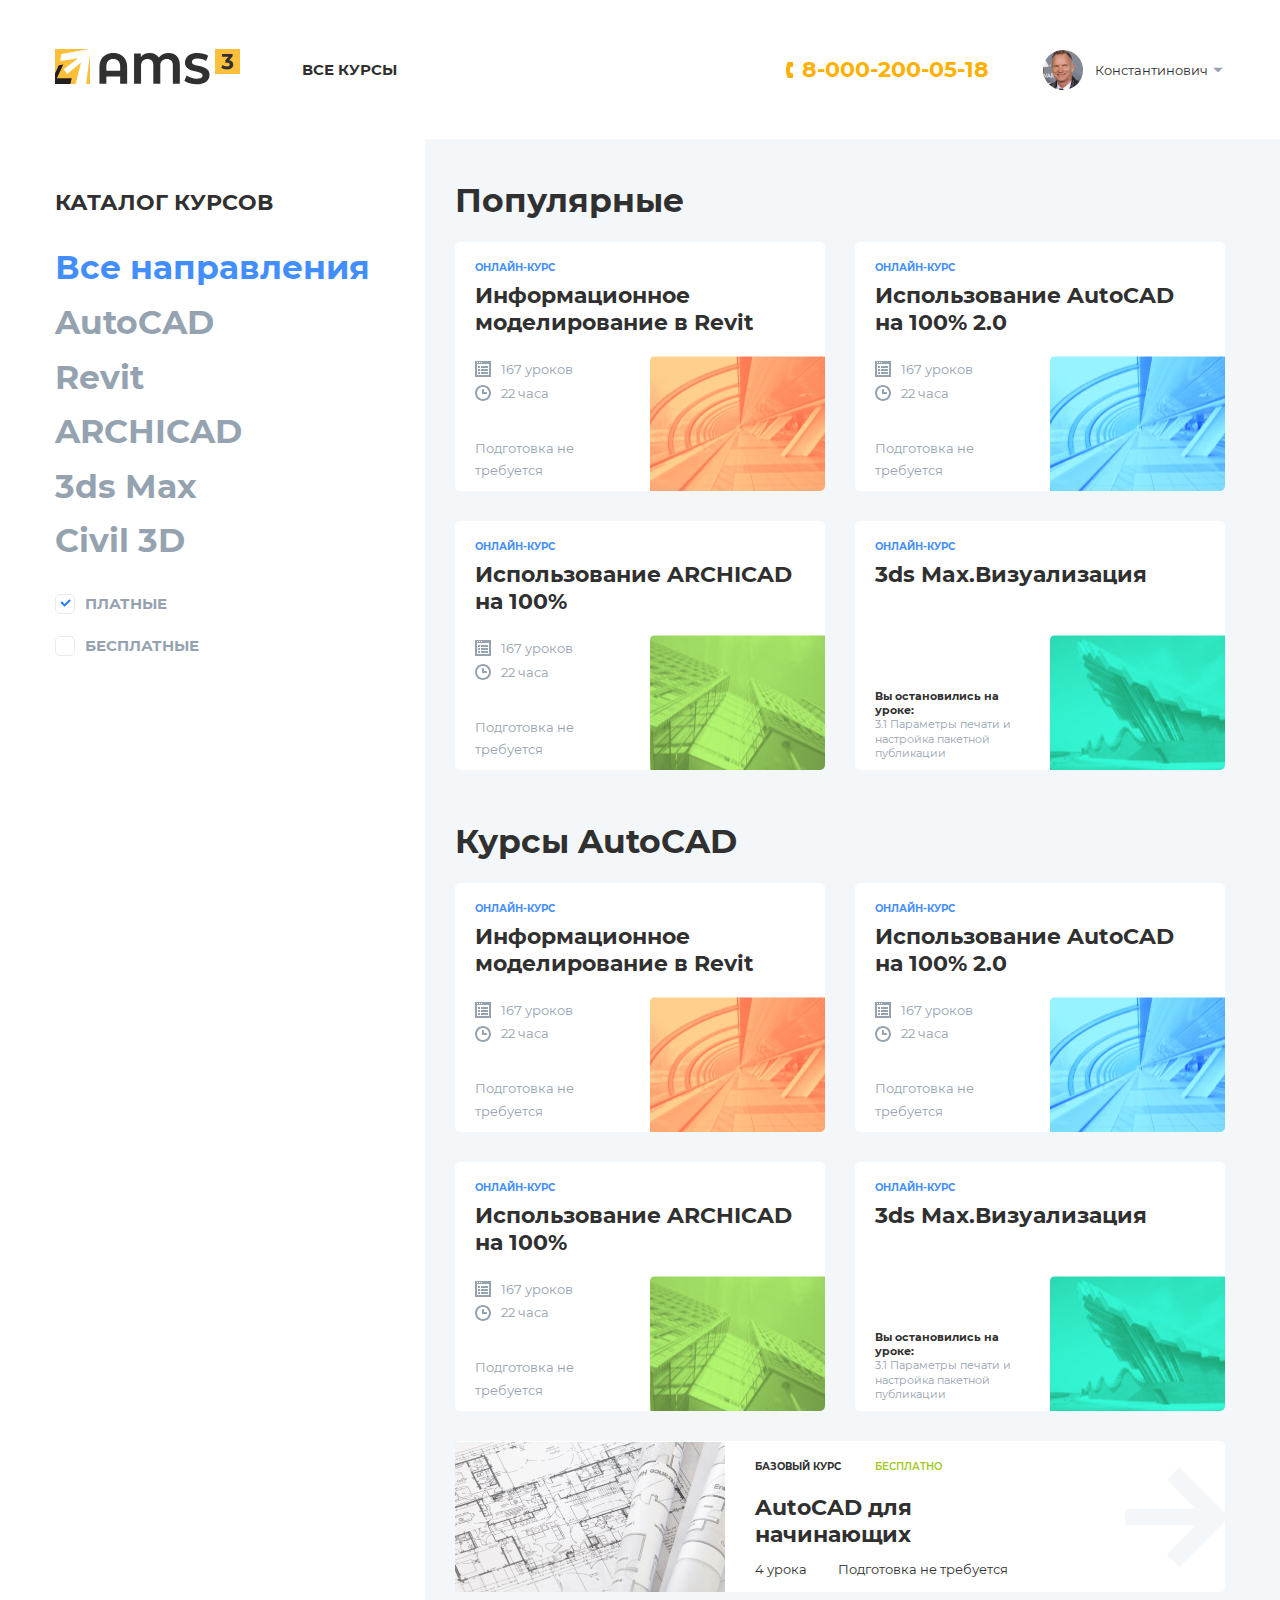
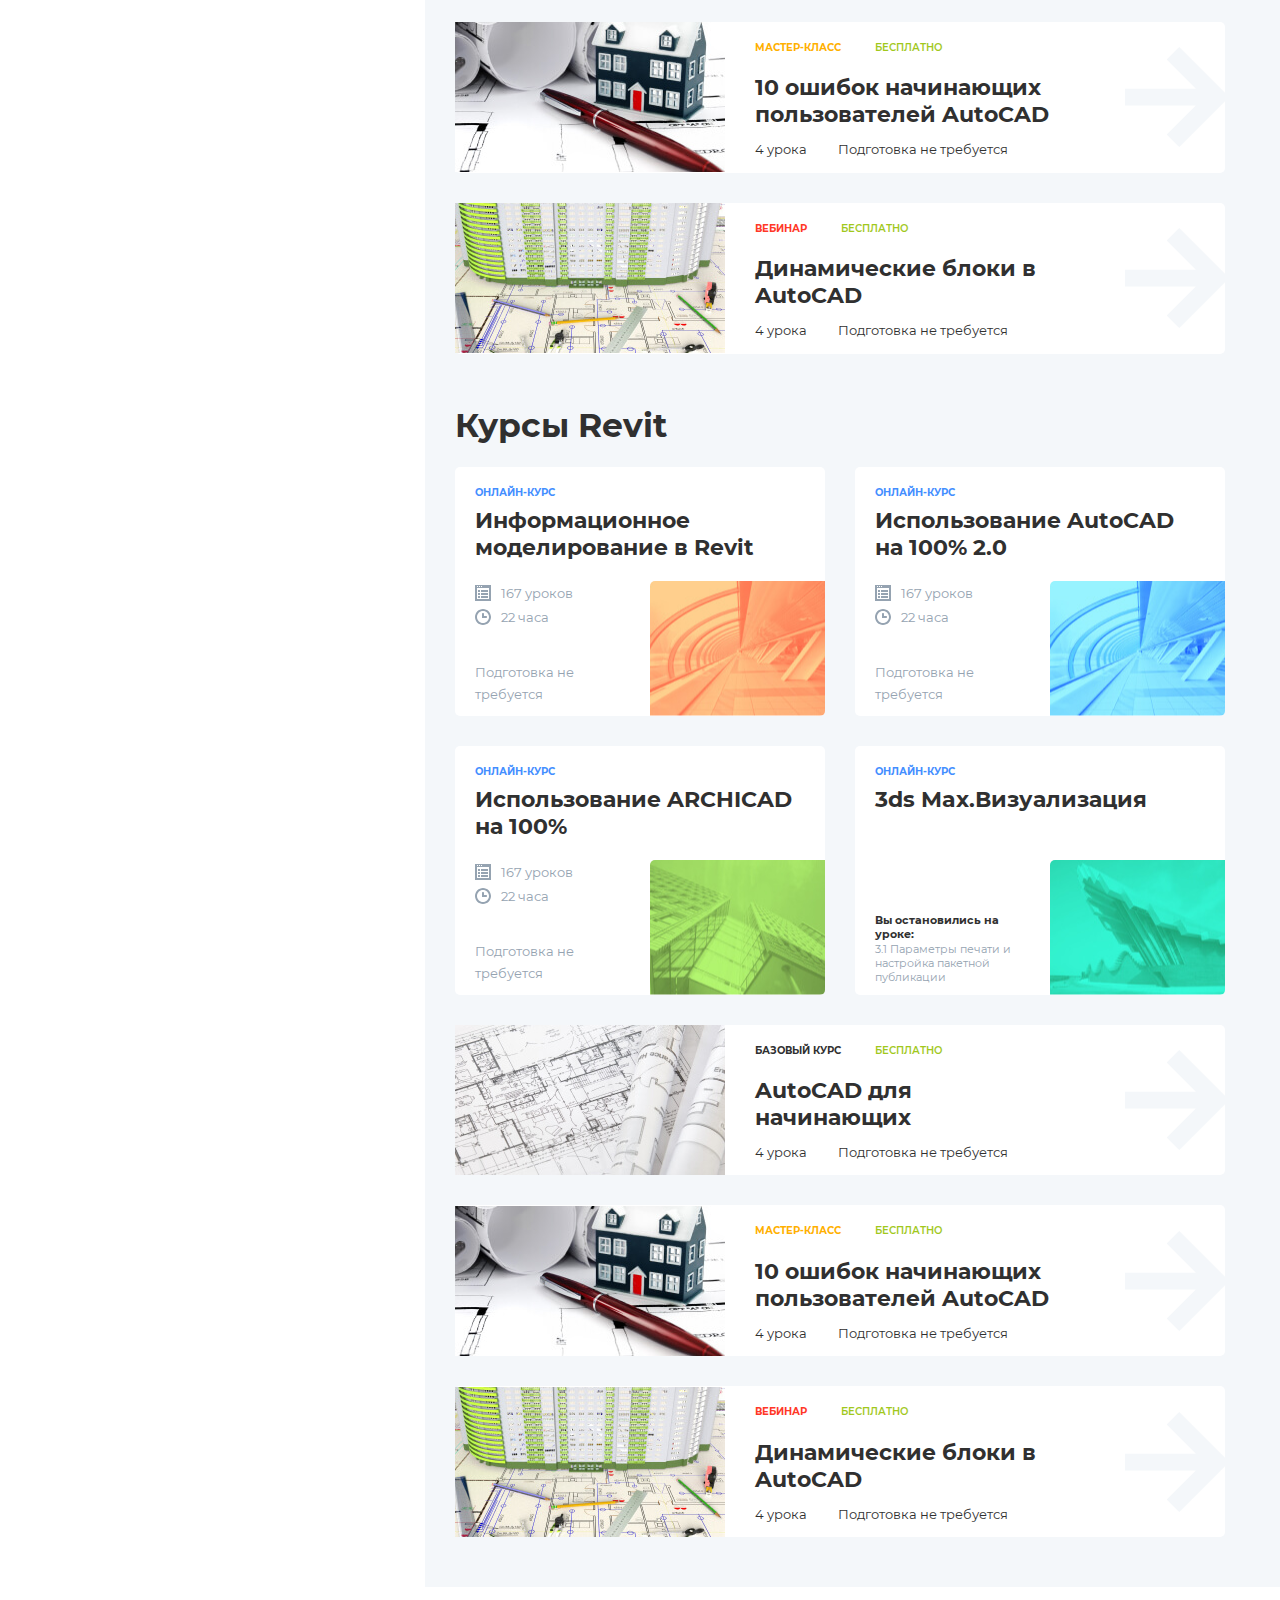
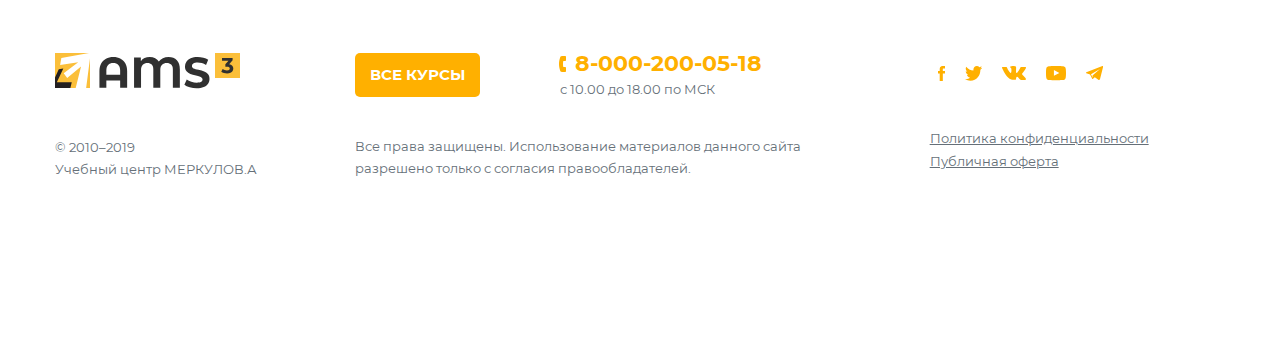
<file: catalog.html>
<!DOCTYPE html>
<html lang="ru">
  <head>
    <meta charset="utf-8">
    <title>Каталог</title>
    <meta name="description" content="">
    <link rel="shortcut icon" href="img/favicon/favicon.ico" type="image/x-icon">
    <link rel="apple-touch-icon" href="img/favicon/apple-touch-icon.png">
    <link rel="apple-touch-icon" sizes="72x72" href="img/favicon/apple-touch-icon-72x72.png">
    <link rel="apple-touch-icon" sizes="114x114" href="img/favicon/apple-touch-icon-114x114.png">
    <meta http-equiv="X-UA-Compatible" content="IE=edge">
    <meta name="viewport" content="width=device-width, initial-scale=1, maximum-scale=1">
    <link rel="stylesheet" href="css/main.css">
  </head>
  <body>
    <div id="courses-menu" class="fullpage-menu">
          <svg class="icon icon-close ">
            <use xlink:href="img/icons-svg/symbol/sprite.svg#close"></use>
          </svg>
      <div class="wrapper">
        <div class="fullpage-menu__top">
          <div class="fake-h3">ОНЛАЙН-КУРСЫ</div>
        </div>
        <div class="sidebar-menu__list">
          <ul class="sidebar-menu__nav">
            <li class="sidebar-menu__item active"><a href="#item1" class="sidebar-menu__link"><span>AutoCAD</span>
                    <svg class="icon icon-arrow-right ">
                      <use xlink:href="img/icons-svg/symbol/sprite.svg#arrow-right"></use>
                    </svg>
                    <svg class="icon icon-chevron-down ">
                      <use xlink:href="img/icons-svg/symbol/sprite.svg#chevron-down"></use>
                    </svg></a>
              <ul class="sidebar-menu__subnav">
                <li><a href="#">Использование AutoCAD на 100%. Версия 2.0</a></li>
                <li><a href="#">3D моделирование в AutoCAD</a></li>
                <li><a href="#">Блоки и поля в AutoCAD</a></li>
                <li><a href="#">Советы и хитрости</a></li>
                <li><a href="#">Ускорение и автоматизация в AutoCAD</a></li>
                <li><a href="#">Расчёты и спецификации в AutoCAD</a></li>
                <li><a href="#">Адаптация AutoCAD под стандарты предприятия</a></li>
              </ul>
            </li>
            <li class="sidebar-menu__item"><a href="#item2" class="sidebar-menu__link"><span>Revit</span>
                    <svg class="icon icon-arrow-right ">
                      <use xlink:href="img/icons-svg/symbol/sprite.svg#arrow-right"></use>
                    </svg>
                    <svg class="icon icon-chevron-down ">
                      <use xlink:href="img/icons-svg/symbol/sprite.svg#chevron-down"></use>
                    </svg></a>
              <ul class="sidebar-menu__subnav hidden">
                <li><a href="#">Использование AutoCAD на 100%. Версия 2.0</a></li>
                <li><a href="#">3D моделирование в AutoCAD</a></li>
                <li><a href="#">Блоки и поля в AutoCAD</a></li>
                <li><a href="#">Советы и хитрости</a></li>
                <li><a href="#">Ускорение и автоматизация в AutoCAD</a></li>
                <li><a href="#">Расчёты и спецификации в AutoCAD</a></li>
                <li><a href="#">Адаптация AutoCAD под стандарты предприятия</a></li>
              </ul>
            </li>
            <li class="sidebar-menu__item"><a href="#item3" class="sidebar-menu__link"><span>ARCHICAD</span>
                    <svg class="icon icon-arrow-right ">
                      <use xlink:href="img/icons-svg/symbol/sprite.svg#arrow-right"></use>
                    </svg>
                    <svg class="icon icon-chevron-down ">
                      <use xlink:href="img/icons-svg/symbol/sprite.svg#chevron-down"></use>
                    </svg></a>
              <ul class="sidebar-menu__subnav hidden">
                <li><a href="#">Использование AutoCAD на 100%. Версия 2.0</a></li>
                <li><a href="#">3D моделирование в AutoCAD</a></li>
                <li><a href="#">Блоки и поля в AutoCAD</a></li>
                <li><a href="#">Советы и хитрости</a></li>
                <li><a href="#">Ускорение и автоматизация в AutoCAD</a></li>
                <li><a href="#">Расчёты и спецификации в AutoCAD</a></li>
                <li><a href="#">Адаптация AutoCAD под стандарты предприятия</a></li>
              </ul>
            </li>
            <li class="sidebar-menu__item"><a href="#item4" class="sidebar-menu__link"><span>3ds Max</span>
                    <svg class="icon icon-arrow-right ">
                      <use xlink:href="img/icons-svg/symbol/sprite.svg#arrow-right"></use>
                    </svg>
                    <svg class="icon icon-chevron-down ">
                      <use xlink:href="img/icons-svg/symbol/sprite.svg#chevron-down"></use>
                    </svg></a>
              <ul class="sidebar-menu__subnav hidden">
                <li><a href="#">Использование AutoCAD на 100%. Версия 2.0</a></li>
                <li><a href="#">3D моделирование в AutoCAD</a></li>
                <li><a href="#">Блоки и поля в AutoCAD</a></li>
                <li><a href="#">Советы и хитрости</a></li>
                <li><a href="#">Ускорение и автоматизация в AutoCAD</a></li>
                <li><a href="#">Расчёты и спецификации в AutoCAD</a></li>
                <li><a href="#">Адаптация AutoCAD под стандарты предприятия</a></li>
              </ul>
            </li>
            <li class="sidebar-menu__item"><a href="#item5" class="sidebar-menu__link"><span>Civil 3D</span>
                    <svg class="icon icon-arrow-right ">
                      <use xlink:href="img/icons-svg/symbol/sprite.svg#arrow-right"></use>
                    </svg>
                    <svg class="icon icon-chevron-down ">
                      <use xlink:href="img/icons-svg/symbol/sprite.svg#chevron-down"></use>
                    </svg></a>
              <ul class="sidebar-menu__subnav hidden">
                <li><a href="#">Использование AutoCAD на 100%. Версия 2.0</a></li>
                <li><a href="#">3D моделирование в AutoCAD</a></li>
                <li><a href="#">Блоки и поля в AutoCAD</a></li>
                <li><a href="#">Советы и хитрости</a></li>
                <li><a href="#">Ускорение и автоматизация в AutoCAD</a></li>
                <li><a href="#">Расчёты и спецификации в AutoCAD</a></li>
                <li><a href="#">Адаптация AutoCAD под стандарты предприятия</a></li>
              </ul>
            </li>
          </ul><a href="#" class="button button-empty button-std">Перейти в каталог</a>
        </div>
        <div id="item1" class="fullpage-menu__content">
          <ul class="fullpage-menu__content-nav">
            <li><a href="#">Использование AutoCAD на 100%. Версия 2.0</a></li>
            <li><a href="#">3D моделирование в AutoCAD</a></li>
            <li><a href="#">Блоки и поля в AutoCAD</a></li>
            <li><a href="#">Советы и хитрости</a></li>
            <li><a href="#">Ускорение и автоматизация в AutoCAD</a></li>
            <li><a href="#">Расчёты и спецификации в AutoCAD</a></li>
            <li><a href="#">Адаптация AutoCAD под стандарты предприятия</a></li>
          </ul><a href="#" class="button button-empty button-std">Все курсы по AutoCAD</a>
        </div>
        <div id="item2" class="fullpage-menu__content hidden">
          <ul class="fullpage-menu__content-nav">
            <li><a href="#">Использование AutoCAD на 100%. Версия 2.0</a></li>
            <li><a href="#">3D моделирование в AutoCAD</a></li>
            <li><a href="#">Блоки и поля в AutoCAD</a></li>
            <li><a href="#">Советы и хитрости</a></li>
            <li><a href="#">Ускорение и автоматизация в AutoCAD</a></li>
            <li><a href="#">Расчёты и спецификации в AutoCAD</a></li>
            <li><a href="#">Адаптация AutoCAD под стандарты предприятия</a></li>
          </ul><a href="#" class="button button-empty button-std">Все курсы по Revit</a>
        </div>
        <div id="item3" class="fullpage-menu__content hidden">
          <ul class="fullpage-menu__content-nav">
            <li><a href="#">Использование AutoCAD на 100%. Версия 2.0</a></li>
            <li><a href="#">3D моделирование в AutoCAD</a></li>
            <li><a href="#">Блоки и поля в AutoCAD</a></li>
            <li><a href="#">Советы и хитрости</a></li>
            <li><a href="#">Ускорение и автоматизация в AutoCAD</a></li>
            <li><a href="#">Расчёты и спецификации в AutoCAD</a></li>
            <li><a href="#">Адаптация AutoCAD под стандарты предприятия</a></li>
          </ul><a href="#" class="button button-empty button-std">Все курсы по ARCHICAD</a>
        </div>
        <div id="item4" class="fullpage-menu__content hidden">
          <ul class="fullpage-menu__content-nav">
            <li><a href="#">Использование AutoCAD на 100%. Версия 2.0</a></li>
            <li><a href="#">3D моделирование в AutoCAD</a></li>
            <li><a href="#">Блоки и поля в AutoCAD</a></li>
            <li><a href="#">Советы и хитрости</a></li>
            <li><a href="#">Ускорение и автоматизация в AutoCAD</a></li>
            <li><a href="#">Расчёты и спецификации в AutoCAD</a></li>
            <li><a href="#">Адаптация AutoCAD под стандарты предприятия</a></li>
          </ul><a href="#" class="button button-empty button-std">Все курсы по 3ds Max</a>
        </div>
        <div id="item5" class="fullpage-menu__content hidden">
          <ul class="fullpage-menu__content-nav">
            <li><a href="#">Использование AutoCAD на 100%. Версия 2.0</a></li>
            <li><a href="#">3D моделирование в AutoCAD</a></li>
            <li><a href="#">Блоки и поля в AutoCAD</a></li>
            <li><a href="#">Советы и хитрости</a></li>
            <li><a href="#">Ускорение и автоматизация в AutoCAD</a></li>
            <li><a href="#">Расчёты и спецификации в AutoCAD</a></li>
            <li><a href="#">Адаптация AutoCAD под стандарты предприятия</a></li>
          </ul><a href="#" class="button button-empty button-std">Все курсы по Civil 3D</a>
        </div>
      </div>
    </div>
    <header class="header">
      <div class="wrapper">
        <div class="header-inner"><a href="#" class="toggle-mnu"><span></span></a><a href="#" class="ams-logo"><img src="img/logo.svg" alt="alt"></a>
          <ul class="main-menu">
            <li class="active"><a href="#" data-link="courses-menu">Все курсы </a></li>
          </ul>
          <div class="header-right"><a href="tel" class="main-tel">8-000-200-05-18
                  <svg class="icon icon-phone ">
                    <use xlink:href="img/icons-svg/symbol/sprite.svg#phone"></use>
                  </svg></a>
            <div class="ams-account">
              <div class="ams-userpic"><img src="img/sting.jpg" alt="alt"></div>
              <div class="ams-account__username"><span>Константинович</span>
                    <svg class="icon icon-triangle ">
                      <use xlink:href="img/icons-svg/symbol/sprite.svg#triangle"></use>
                    </svg>
              </div>
              <ul class="ams-account__dropdown">
                <li><a href="#">Мои курсы</a></li>
                <li><a href="#">Настройка профиля</a></li>
                <li><a href="#">Выход</a></li>
              </ul>
            </div>
          </div>
        </div>
      </div>
    </header>
    <section class="catalog">
      <div class="wrapper catalog-wrapper">
        <div class="catalog-sidebar">
          <h1>Каталог курсов</h1>
          <div class="sidebar-menu__list">
            <ul class="sidebar-menu__nav">
              <li class="active"><a href="#"><span>Все направления</span></a></li>
              <li><a href="#autocad"><span>AutoCAD</span></a></li>
              <li><a href="#revit"><span>Revit</span></a></li>
              <li><a href="#"><span>ARCHICAD</span></a></li>
              <li><a href="#"><span>3ds Max</span></a></li>
              <li><a href="#"><span>Civil 3D</span></a></li>
            </ul>
          </div>
          <div class="ams-checks">
            <label>
              <input type="checkbox" checked><span class="custom-checkbox"></span><span class="custom-checkbox-label">платные</span>
            </label>
          </div>
          <div class="ams-checks">
            <label>
              <input type="checkbox"><span class="custom-checkbox"></span><span class="custom-checkbox-label">бесплатные</span>
            </label>
          </div>
        </div>
        <div class="catalog-content bg-gray">
          <h2>Популярные
          </h2>
          <div class="wrapper-wide ams-card-wrapper"><a href="#" class="ams-card">
              <div class="ams-card__top">
                <div class="ams-card__kind">Онлайн-курс</div>
                <h3>Информационное моделирование в Revit</h3>
              </div>
              <div class="ams-card__body">
                <div class="ams-card__text">
                  <div class="ams-card__info">
                    <div class="ams-card__block">
                          <svg class="icon icon-lessons ">
                            <use xlink:href="img/icons-svg/symbol/sprite.svg#lessons"></use>
                          </svg><span>167 уроков</span>
                    </div>
                    <div class="ams-card__block">
                          <svg class="icon icon-time ">
                            <use xlink:href="img/icons-svg/symbol/sprite.svg#time"></use>
                          </svg><span>22 часа</span>
                    </div>
                  </div>
                  <p>Подготовка не требуется</p>
                </div>
                <div class="ams-card__img"><img src="img/cards/1.jpg" alt="alt">
                      <svg class="icon icon-arrow-right ">
                        <use xlink:href="img/icons-svg/symbol/sprite.svg#arrow-right"></use>
                      </svg>
                </div>
              </div></a><a href="#" class="ams-card">
              <div class="ams-card__top">
                <div class="ams-card__kind">Онлайн-курс</div>
                <h3>Использование AutoCAD на 100% 2.0</h3>
              </div>
              <div class="ams-card__body">
                <div class="ams-card__text">
                  <div class="ams-card__info">
                    <div class="ams-card__block">
                          <svg class="icon icon-lessons ">
                            <use xlink:href="img/icons-svg/symbol/sprite.svg#lessons"></use>
                          </svg><span>167 уроков</span>
                    </div>
                    <div class="ams-card__block">
                          <svg class="icon icon-time ">
                            <use xlink:href="img/icons-svg/symbol/sprite.svg#time"></use>
                          </svg><span>22 часа</span>
                    </div>
                  </div>
                  <p>Подготовка не требуется</p>
                </div>
                <div class="ams-card__img"><img src="img/cards/2.jpg" alt="alt">
                      <svg class="icon icon-arrow-right ">
                        <use xlink:href="img/icons-svg/symbol/sprite.svg#arrow-right"></use>
                      </svg>
                </div>
              </div></a><a href="#" class="ams-card">
              <div class="ams-card__top">
                <div class="ams-card__kind">Онлайн-курс</div>
                <h3>Использование ARCHICAD на 100%</h3>
              </div>
              <div class="ams-card__body">
                <div class="ams-card__text">
                  <div class="ams-card__info">
                    <div class="ams-card__block">
                          <svg class="icon icon-lessons ">
                            <use xlink:href="img/icons-svg/symbol/sprite.svg#lessons"></use>
                          </svg><span>167 уроков</span>
                    </div>
                    <div class="ams-card__block">
                          <svg class="icon icon-time ">
                            <use xlink:href="img/icons-svg/symbol/sprite.svg#time"></use>
                          </svg><span>22 часа</span>
                    </div>
                  </div>
                  <p>Подготовка не требуется</p>
                </div>
                <div class="ams-card__img"><img src="img/cards/3.jpg" alt="alt">
                      <svg class="icon icon-arrow-right ">
                        <use xlink:href="img/icons-svg/symbol/sprite.svg#arrow-right"></use>
                      </svg>
                </div>
              </div></a><a href="#" class="ams-card">
              <div class="ams-card__top">
                <div class="ams-card__kind">Онлайн-курс</div>
                <h3>3ds Max.Визуализация</h3>
              </div>
              <div class="ams-card__body">
                <div class="ams-card__text">
                  <div class="ams-card__info">
                  </div>
                  <p class="ams-card__mini"><strong>Вы остановились на уроке:</strong> 3.1 Параметры печати и настройка пакетной публикации</p>
                </div>
                <div class="ams-card__img"><img src="img/cards/4.jpg" alt="alt">
                      <svg class="icon icon-arrow-right ">
                        <use xlink:href="img/icons-svg/symbol/sprite.svg#arrow-right"></use>
                      </svg>
                </div>
              </div></a>
          </div>
          <h2 id="autocad">Курсы AutoCAD</h2>
          <div class="wrapper-wide ams-card-wrapper"><a href="#" class="ams-card">
              <div class="ams-card__top">
                <div class="ams-card__kind">Онлайн-курс</div>
                <h3>Информационное моделирование в Revit</h3>
              </div>
              <div class="ams-card__body">
                <div class="ams-card__text">
                  <div class="ams-card__info">
                    <div class="ams-card__block">
                          <svg class="icon icon-lessons ">
                            <use xlink:href="img/icons-svg/symbol/sprite.svg#lessons"></use>
                          </svg><span>167 уроков</span>
                    </div>
                    <div class="ams-card__block">
                          <svg class="icon icon-time ">
                            <use xlink:href="img/icons-svg/symbol/sprite.svg#time"></use>
                          </svg><span>22 часа</span>
                    </div>
                  </div>
                  <p>Подготовка не требуется</p>
                </div>
                <div class="ams-card__img"><img src="img/cards/1.jpg" alt="alt">
                      <svg class="icon icon-arrow-right ">
                        <use xlink:href="img/icons-svg/symbol/sprite.svg#arrow-right"></use>
                      </svg>
                </div>
              </div></a><a href="#" class="ams-card">
              <div class="ams-card__top">
                <div class="ams-card__kind">Онлайн-курс</div>
                <h3>Использование AutoCAD на 100% 2.0</h3>
              </div>
              <div class="ams-card__body">
                <div class="ams-card__text">
                  <div class="ams-card__info">
                    <div class="ams-card__block">
                          <svg class="icon icon-lessons ">
                            <use xlink:href="img/icons-svg/symbol/sprite.svg#lessons"></use>
                          </svg><span>167 уроков</span>
                    </div>
                    <div class="ams-card__block">
                          <svg class="icon icon-time ">
                            <use xlink:href="img/icons-svg/symbol/sprite.svg#time"></use>
                          </svg><span>22 часа</span>
                    </div>
                  </div>
                  <p>Подготовка не требуется</p>
                </div>
                <div class="ams-card__img"><img src="img/cards/2.jpg" alt="alt">
                      <svg class="icon icon-arrow-right ">
                        <use xlink:href="img/icons-svg/symbol/sprite.svg#arrow-right"></use>
                      </svg>
                </div>
              </div></a><a href="#" class="ams-card">
              <div class="ams-card__top">
                <div class="ams-card__kind">Онлайн-курс</div>
                <h3>Использование ARCHICAD на 100%</h3>
              </div>
              <div class="ams-card__body">
                <div class="ams-card__text">
                  <div class="ams-card__info">
                    <div class="ams-card__block">
                          <svg class="icon icon-lessons ">
                            <use xlink:href="img/icons-svg/symbol/sprite.svg#lessons"></use>
                          </svg><span>167 уроков</span>
                    </div>
                    <div class="ams-card__block">
                          <svg class="icon icon-time ">
                            <use xlink:href="img/icons-svg/symbol/sprite.svg#time"></use>
                          </svg><span>22 часа</span>
                    </div>
                  </div>
                  <p>Подготовка не требуется</p>
                </div>
                <div class="ams-card__img"><img src="img/cards/3.jpg" alt="alt">
                      <svg class="icon icon-arrow-right ">
                        <use xlink:href="img/icons-svg/symbol/sprite.svg#arrow-right"></use>
                      </svg>
                </div>
              </div></a><a href="#" class="ams-card">
              <div class="ams-card__top">
                <div class="ams-card__kind">Онлайн-курс</div>
                <h3>3ds Max.Визуализация</h3>
              </div>
              <div class="ams-card__body">
                <div class="ams-card__text">
                  <div class="ams-card__info">
                  </div>
                  <p class="ams-card__mini"><strong>Вы остановились на уроке:</strong> 3.1 Параметры печати и настройка пакетной публикации</p>
                </div>
                <div class="ams-card__img"><img src="img/cards/4.jpg" alt="alt">
                      <svg class="icon icon-arrow-right ">
                        <use xlink:href="img/icons-svg/symbol/sprite.svg#arrow-right"></use>
                      </svg>
                </div>
              </div></a><a href="#" class="ams-card ams-card--wide base">
              <div style="background-image: url(img/cards/card-wide-1.jpg)" class="ams-card__img">
              </div>
              <div class="ams-card__body">
                <div class="ams-card__header">
                  <div class="ams-card__kind">Базовый курс</div>
                  <div class="ams-card__tarif">Бесплатно</div>
                </div>
                <h3>AutoCAD для начинающих</h3>
                <div class="ams-card__bottom">
                  <div class="ams-card__volume">4 урока</div>
                  <div class="ams-card__expr">Подготовка не требуется</div>
                </div>
                    <svg class="icon icon-arrow-right ">
                      <use xlink:href="img/icons-svg/symbol/sprite.svg#arrow-right"></use>
                    </svg>
              </div></a><a href="#" class="ams-card ams-card--wide master-class">
              <div style="background-image: url(img/cards/card-wide-2.jpg)" class="ams-card__img">
              </div>
              <div class="ams-card__body">
                <div class="ams-card__header">
                  <div class="ams-card__kind">Мастер-класс</div>
                  <div class="ams-card__tarif">Бесплатно</div>
                </div>
                <h3>10 ошибок начинающих пользователей AutoCAD</h3>
                <div class="ams-card__bottom">
                  <div class="ams-card__volume">4 урока</div>
                  <div class="ams-card__expr">Подготовка не требуется</div>
                </div>
                    <svg class="icon icon-arrow-right ">
                      <use xlink:href="img/icons-svg/symbol/sprite.svg#arrow-right"></use>
                    </svg>
              </div></a><a href="#" class="ams-card ams-card--wide webinar">
              <div style="background-image: url(img/cards/card-wide-3.jpg)" class="ams-card__img">
              </div>
              <div class="ams-card__body">
                <div class="ams-card__header">
                  <div class="ams-card__kind">Вебинар</div>
                  <div class="ams-card__tarif">Бесплатно</div>
                </div>
                <h3>Динамические блоки в AutoCAD</h3>
                <div class="ams-card__bottom">
                  <div class="ams-card__volume">4 урока</div>
                  <div class="ams-card__expr">Подготовка не требуется</div>
                </div>
                    <svg class="icon icon-arrow-right ">
                      <use xlink:href="img/icons-svg/symbol/sprite.svg#arrow-right"></use>
                    </svg>
              </div></a>
          </div>
          <h2 id="revit">Курсы Revit</h2>
          <div class="wrapper-wide ams-card-wrapper"><a href="#" class="ams-card">
              <div class="ams-card__top">
                <div class="ams-card__kind">Онлайн-курс</div>
                <h3>Информационное моделирование в Revit</h3>
              </div>
              <div class="ams-card__body">
                <div class="ams-card__text">
                  <div class="ams-card__info">
                    <div class="ams-card__block">
                          <svg class="icon icon-lessons ">
                            <use xlink:href="img/icons-svg/symbol/sprite.svg#lessons"></use>
                          </svg><span>167 уроков</span>
                    </div>
                    <div class="ams-card__block">
                          <svg class="icon icon-time ">
                            <use xlink:href="img/icons-svg/symbol/sprite.svg#time"></use>
                          </svg><span>22 часа</span>
                    </div>
                  </div>
                  <p>Подготовка не требуется</p>
                </div>
                <div class="ams-card__img"><img src="img/cards/1.jpg" alt="alt">
                      <svg class="icon icon-arrow-right ">
                        <use xlink:href="img/icons-svg/symbol/sprite.svg#arrow-right"></use>
                      </svg>
                </div>
              </div></a><a href="#" class="ams-card">
              <div class="ams-card__top">
                <div class="ams-card__kind">Онлайн-курс</div>
                <h3>Использование AutoCAD на 100% 2.0</h3>
              </div>
              <div class="ams-card__body">
                <div class="ams-card__text">
                  <div class="ams-card__info">
                    <div class="ams-card__block">
                          <svg class="icon icon-lessons ">
                            <use xlink:href="img/icons-svg/symbol/sprite.svg#lessons"></use>
                          </svg><span>167 уроков</span>
                    </div>
                    <div class="ams-card__block">
                          <svg class="icon icon-time ">
                            <use xlink:href="img/icons-svg/symbol/sprite.svg#time"></use>
                          </svg><span>22 часа</span>
                    </div>
                  </div>
                  <p>Подготовка не требуется</p>
                </div>
                <div class="ams-card__img"><img src="img/cards/2.jpg" alt="alt">
                      <svg class="icon icon-arrow-right ">
                        <use xlink:href="img/icons-svg/symbol/sprite.svg#arrow-right"></use>
                      </svg>
                </div>
              </div></a><a href="#" class="ams-card">
              <div class="ams-card__top">
                <div class="ams-card__kind">Онлайн-курс</div>
                <h3>Использование ARCHICAD на 100%</h3>
              </div>
              <div class="ams-card__body">
                <div class="ams-card__text">
                  <div class="ams-card__info">
                    <div class="ams-card__block">
                          <svg class="icon icon-lessons ">
                            <use xlink:href="img/icons-svg/symbol/sprite.svg#lessons"></use>
                          </svg><span>167 уроков</span>
                    </div>
                    <div class="ams-card__block">
                          <svg class="icon icon-time ">
                            <use xlink:href="img/icons-svg/symbol/sprite.svg#time"></use>
                          </svg><span>22 часа</span>
                    </div>
                  </div>
                  <p>Подготовка не требуется</p>
                </div>
                <div class="ams-card__img"><img src="img/cards/3.jpg" alt="alt">
                      <svg class="icon icon-arrow-right ">
                        <use xlink:href="img/icons-svg/symbol/sprite.svg#arrow-right"></use>
                      </svg>
                </div>
              </div></a><a href="#" class="ams-card">
              <div class="ams-card__top">
                <div class="ams-card__kind">Онлайн-курс</div>
                <h3>3ds Max.Визуализация</h3>
              </div>
              <div class="ams-card__body">
                <div class="ams-card__text">
                  <div class="ams-card__info">
                  </div>
                  <p class="ams-card__mini"><strong>Вы остановились на уроке:</strong> 3.1 Параметры печати и настройка пакетной публикации</p>
                </div>
                <div class="ams-card__img"><img src="img/cards/4.jpg" alt="alt">
                      <svg class="icon icon-arrow-right ">
                        <use xlink:href="img/icons-svg/symbol/sprite.svg#arrow-right"></use>
                      </svg>
                </div>
              </div></a><a href="#" class="ams-card ams-card--wide base">
              <div style="background-image: url(img/cards/card-wide-1.jpg)" class="ams-card__img">
              </div>
              <div class="ams-card__body">
                <div class="ams-card__header">
                  <div class="ams-card__kind">Базовый курс</div>
                  <div class="ams-card__tarif">Бесплатно</div>
                </div>
                <h3>AutoCAD для начинающих</h3>
                <div class="ams-card__bottom">
                  <div class="ams-card__volume">4 урока</div>
                  <div class="ams-card__expr">Подготовка не требуется</div>
                </div>
                    <svg class="icon icon-arrow-right ">
                      <use xlink:href="img/icons-svg/symbol/sprite.svg#arrow-right"></use>
                    </svg>
              </div></a><a href="#" class="ams-card ams-card--wide master-class">
              <div style="background-image: url(img/cards/card-wide-2.jpg)" class="ams-card__img">
              </div>
              <div class="ams-card__body">
                <div class="ams-card__header">
                  <div class="ams-card__kind">Мастер-класс</div>
                  <div class="ams-card__tarif">Бесплатно</div>
                </div>
                <h3>10 ошибок начинающих пользователей AutoCAD</h3>
                <div class="ams-card__bottom">
                  <div class="ams-card__volume">4 урока</div>
                  <div class="ams-card__expr">Подготовка не требуется</div>
                </div>
                    <svg class="icon icon-arrow-right ">
                      <use xlink:href="img/icons-svg/symbol/sprite.svg#arrow-right"></use>
                    </svg>
              </div></a><a href="#" class="ams-card ams-card--wide webinar">
              <div style="background-image: url(img/cards/card-wide-3.jpg)" class="ams-card__img">
              </div>
              <div class="ams-card__body">
                <div class="ams-card__header">
                  <div class="ams-card__kind">Вебинар</div>
                  <div class="ams-card__tarif">Бесплатно</div>
                </div>
                <h3>Динамические блоки в AutoCAD</h3>
                <div class="ams-card__bottom">
                  <div class="ams-card__volume">4 урока</div>
                  <div class="ams-card__expr">Подготовка не требуется</div>
                </div>
                    <svg class="icon icon-arrow-right ">
                      <use xlink:href="img/icons-svg/symbol/sprite.svg#arrow-right"></use>
                    </svg>
              </div></a>
          </div>
        </div>
      </div>
    </section>
    <footer class="footer">
      <div class="wrapper">
        <div class="footer-left">
          <div class="footer-left__content"><a href="#" class="ams-logo"><img src="img/logo.svg" alt="alt"></a>
            <p>© 2010–2019 <br>Учебный центр МЕРКУЛОВ.А</p>
          </div><a href="#" class="button button-sm">Все курсы</a>
        </div>
        <div class="footer-middle">
          <div class="footer-middle__top">
            <ul class="main-menu">
              <li class="active"><a href="#">Все курсы</a></li>
            </ul>
            <div class="ams-phone-block"><a href="tel" class="main-tel">8-000-200-05-18
                    <svg class="icon icon-phone ">
                      <use xlink:href="img/icons-svg/symbol/sprite.svg#phone"></use>
                    </svg></a>
              <p>с 10.00 до 18.00 по МСК </p>
            </div>
          </div>
          <p>Все права защищены. Использование материалов данного сайта разрешено только с согласия правообладателей.</p>
        </div>
        <div class="footer-right">
          <ul class="ams-socials">
            <li><a href="#">
                    <svg class="icon icon-fb ">
                      <use xlink:href="img/icons-svg/symbol/sprite.svg#fb"></use>
                    </svg></a></li>
            <li><a href="#">
                    <svg class="icon icon-tw ">
                      <use xlink:href="img/icons-svg/symbol/sprite.svg#tw"></use>
                    </svg></a></li>
            <li><a href="#">
                    <svg class="icon icon-vk ">
                      <use xlink:href="img/icons-svg/symbol/sprite.svg#vk"></use>
                    </svg></a></li>
            <li><a href="#">
                    <svg class="icon icon-yt ">
                      <use xlink:href="img/icons-svg/symbol/sprite.svg#yt"></use>
                    </svg></a></li>
            <li><a href="#">
                    <svg class="icon icon-tg ">
                      <use xlink:href="img/icons-svg/symbol/sprite.svg#tg"></use>
                    </svg></a></li>
          </ul>
          <p><a href="#" class="ams-link">Политика конфиденциальности</a><a href="#" class="ams-link">Публичная оферта</a></p>
          <div class="footer-right__mob-text">
            <p>Все права защищены. <br>Использование материалов данного сайта разрешено только с согласия правообладателей.</p>
            <p>© 2010–2019 <br>Учебный центр МЕРКУЛОВ.А</p>
          </div>
        </div>
      </div>
    </footer>
    <div id="enter-popup" class="ams_popup mfp-hide">
      <div class="ams_popup__inner tabs">
        <div class="ams_popup__header">
          <ul class="tabs__list">
            <li class="tabs__item tabs__item--active"><a href="#item1" class="tabs__link">Создать <br>личный кабинет</a></li>
            <li class="tabs__item"><a href="#item2" class="tabs__link">Войти</a></li>
          </ul>
        </div>
        <div class="ams_popup__body">
          <ul class="tabs__content">
            <li data-tab="#item1" class="tabs__item">
              <div class="ams_popup__spheres">
                <div class="fake-h3">Какие сферы вам интересны?</div>
                <div class="spheres-list"><a href="#" class="button button-empty button-std">Маркетинг</a><a href="#" class="button button-empty button-std">Бизнес и менеджмент</a><a href="#" class="button button-empty button-std">Дизайн и UX</a><a href="#" class="button button-empty button-std">Программирование</a><a href="#" class="button button-empty button-std">Аналитика и данные</a>
                </div><a href="#" id="form-spheres-forward" class="button button-std button-blue hidden">Далее</a>
              </div>
              <form id="second-step-form" class="hidden">
                <label>
                  <input type="text" placeholder="Имя">
                </label>
                <label>
                  <input type="text" placeholder="Электронная почта">
                </label>
                <label>
                  <input type="text" placeholder="+ 7 (123) 123-45-46">
                </label>
                <div class="ams_popup__form-bottom">
                  <button class="button button-std button-blue">Создать аккаунт</button>
                  <p>Нажимая кнопку, принимаю условия <br>политики и пользовательского <br>соглашения</p>
                  <div class="fake-h4">Создать аккаунт через соцсети</div>
                  <ul class="ams-socials-colorised">
                    <li><a href="#"><img src="img/icons-svg/Round-VK.svg" alt=""></a></li>
                    <li><a href="#"><img src="img/icons-svg/Round-Facebook.svg" alt=""></a></li>
                    <li><a href="#"><img src="img/icons-svg/Round-Yandex.svg" alt=""></a></li>
                    <li><a href="#"><img src="img/icons-svg/Round-Mail.svg" alt=""></a></li>
                  </ul>
                </div>
              </form>
              <div class="ams-popup__backward"><a href="#" class="button-backward button button-empty">вернуться назад
                      <svg class="icon icon-arrow-left ">
                        <use xlink:href="img/icons-svg/symbol/sprite.svg#arrow-left"></use>
                      </svg></a></div>
            </li>
            <li data-tab="#item2" class="tabs__item hidden">
              <form>
                <label>
                  <input type="text" placeholder="Электронная почта">
                </label>
                <label>
                  <input type="text" placeholder="Пароль">
                </label>
                <div class="ams_popup__form-bottom">
                  <button class="button button-std button-blue">войти</button>
                  <p>Нажимая кнопку, принимаю условия <br>политики и пользовательского <br>соглашения</p>
                  <div class="fake-h4">Создать аккаунт через соцсети</div>
                  <ul class="ams-socials-colorised">
                    <li><a href="#"><img src="img/icons-svg/Round-VK.svg" alt=""></a></li>
                    <li><a href="#"><img src="img/icons-svg/Round-Facebook.svg" alt=""></a></li>
                    <li><a href="#"><img src="img/icons-svg/Round-Yandex.svg" alt=""></a></li>
                    <li><a href="#"><img src="img/icons-svg/Round-Mail.svg" alt=""></a></li>
                  </ul>
                </div>
              </form>
              <div class="ams-popup__backward"><a href="#" class="button-backward button button-empty">вернуться назад
                      <svg class="icon icon-arrow-left ">
                        <use xlink:href="img/icons-svg/symbol/sprite.svg#arrow-left"></use>
                      </svg></a></div>
            </li>
          </ul>
        </div>
      </div>
    </div>
    <script src="js/libs/jquery/jquery-1.11.2.min.js"></script>
    <script src="js/libs/jquery-ui/jquery-ui.min.js"></script>
    <script src="js/libs/hoverIntent.js"></script>
    <script src="js/libs/magnific-popup/dist/jquery.magnific-popup.min.js"></script>
    <script type="text/javascript" src="js/libs/svg4everybody/svg4everybody.min.js" async onload="svg4everybody();"></script>
    <script src="js/common.js"></script>
  </body>
</html>
</file>
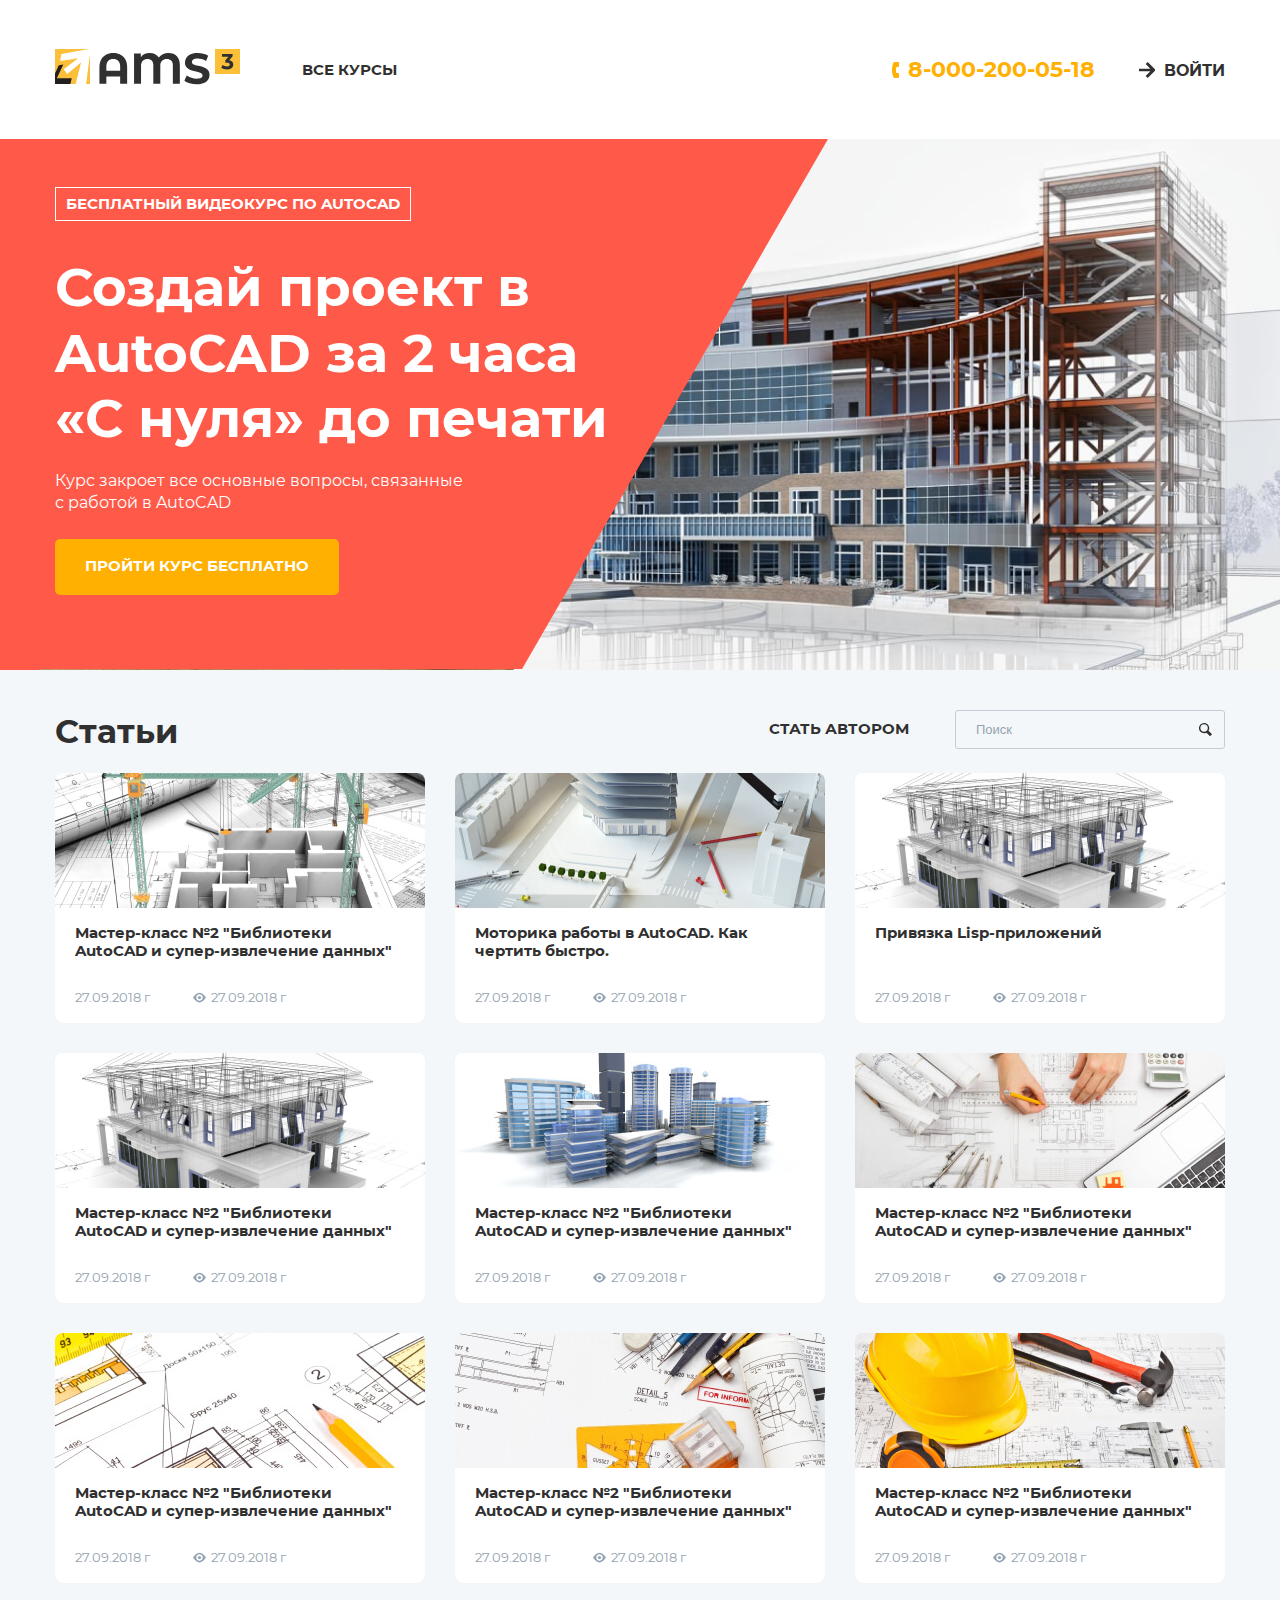
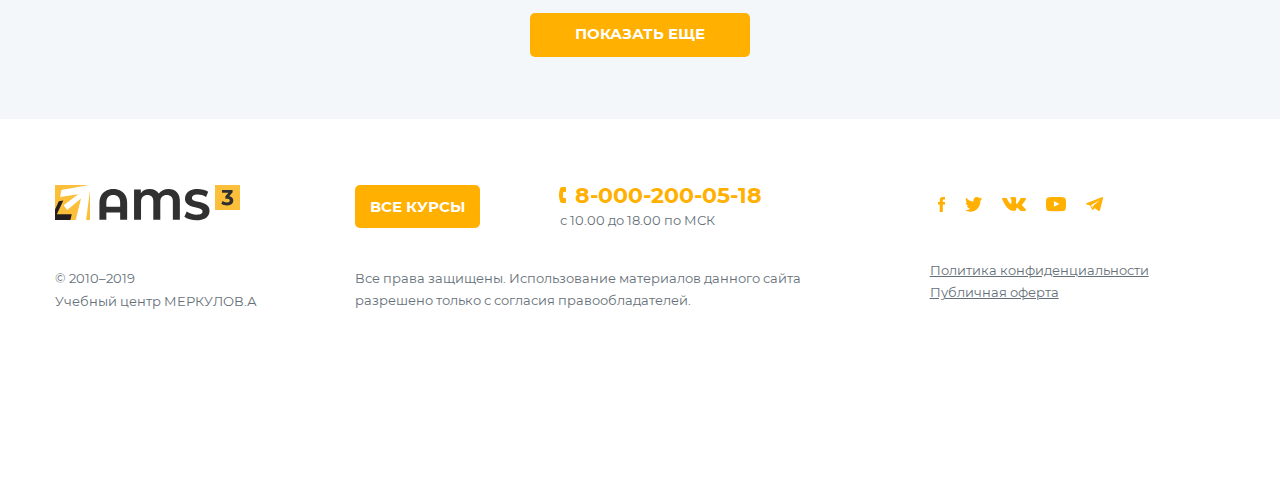
<file: category.html>
<!DOCTYPE html>
<html lang="ru">
  <head>
    <meta charset="utf-8">
    <title>Категория</title>
    <meta name="description" content="">
    <link rel="shortcut icon" href="img/favicon/favicon.ico" type="image/x-icon">
    <link rel="apple-touch-icon" href="img/favicon/apple-touch-icon.png">
    <link rel="apple-touch-icon" sizes="72x72" href="img/favicon/apple-touch-icon-72x72.png">
    <link rel="apple-touch-icon" sizes="114x114" href="img/favicon/apple-touch-icon-114x114.png">
    <meta http-equiv="X-UA-Compatible" content="IE=edge">
    <meta name="viewport" content="width=device-width, initial-scale=1, maximum-scale=1">
    <link rel="stylesheet" href="css/main.css">
  </head>
  <body>
    <div id="courses-menu" class="fullpage-menu">
          <svg class="icon icon-close ">
            <use xlink:href="img/icons-svg/symbol/sprite.svg#close"></use>
          </svg>
      <div class="wrapper">
        <div class="fullpage-menu__top">
          <div class="fake-h3">ОНЛАЙН-КУРСЫ</div>
        </div>
        <div class="sidebar-menu__list">
          <ul class="sidebar-menu__nav">
            <li class="sidebar-menu__item active"><a href="#item1" class="sidebar-menu__link"><span>AutoCAD</span>
                    <svg class="icon icon-arrow-right ">
                      <use xlink:href="img/icons-svg/symbol/sprite.svg#arrow-right"></use>
                    </svg>
                    <svg class="icon icon-chevron-down ">
                      <use xlink:href="img/icons-svg/symbol/sprite.svg#chevron-down"></use>
                    </svg></a>
              <ul class="sidebar-menu__subnav">
                <li><a href="#">Использование AutoCAD на 100%. Версия 2.0</a></li>
                <li><a href="#">3D моделирование в AutoCAD</a></li>
                <li><a href="#">Блоки и поля в AutoCAD</a></li>
                <li><a href="#">Советы и хитрости</a></li>
                <li><a href="#">Ускорение и автоматизация в AutoCAD</a></li>
                <li><a href="#">Расчёты и спецификации в AutoCAD</a></li>
                <li><a href="#">Адаптация AutoCAD под стандарты предприятия</a></li>
              </ul>
            </li>
            <li class="sidebar-menu__item"><a href="#item2" class="sidebar-menu__link"><span>Revit</span>
                    <svg class="icon icon-arrow-right ">
                      <use xlink:href="img/icons-svg/symbol/sprite.svg#arrow-right"></use>
                    </svg>
                    <svg class="icon icon-chevron-down ">
                      <use xlink:href="img/icons-svg/symbol/sprite.svg#chevron-down"></use>
                    </svg></a>
              <ul class="sidebar-menu__subnav hidden">
                <li><a href="#">Использование AutoCAD на 100%. Версия 2.0</a></li>
                <li><a href="#">3D моделирование в AutoCAD</a></li>
                <li><a href="#">Блоки и поля в AutoCAD</a></li>
                <li><a href="#">Советы и хитрости</a></li>
                <li><a href="#">Ускорение и автоматизация в AutoCAD</a></li>
                <li><a href="#">Расчёты и спецификации в AutoCAD</a></li>
                <li><a href="#">Адаптация AutoCAD под стандарты предприятия</a></li>
              </ul>
            </li>
            <li class="sidebar-menu__item"><a href="#item3" class="sidebar-menu__link"><span>ARCHICAD</span>
                    <svg class="icon icon-arrow-right ">
                      <use xlink:href="img/icons-svg/symbol/sprite.svg#arrow-right"></use>
                    </svg>
                    <svg class="icon icon-chevron-down ">
                      <use xlink:href="img/icons-svg/symbol/sprite.svg#chevron-down"></use>
                    </svg></a>
              <ul class="sidebar-menu__subnav hidden">
                <li><a href="#">Использование AutoCAD на 100%. Версия 2.0</a></li>
                <li><a href="#">3D моделирование в AutoCAD</a></li>
                <li><a href="#">Блоки и поля в AutoCAD</a></li>
                <li><a href="#">Советы и хитрости</a></li>
                <li><a href="#">Ускорение и автоматизация в AutoCAD</a></li>
                <li><a href="#">Расчёты и спецификации в AutoCAD</a></li>
                <li><a href="#">Адаптация AutoCAD под стандарты предприятия</a></li>
              </ul>
            </li>
            <li class="sidebar-menu__item"><a href="#item4" class="sidebar-menu__link"><span>3ds Max</span>
                    <svg class="icon icon-arrow-right ">
                      <use xlink:href="img/icons-svg/symbol/sprite.svg#arrow-right"></use>
                    </svg>
                    <svg class="icon icon-chevron-down ">
                      <use xlink:href="img/icons-svg/symbol/sprite.svg#chevron-down"></use>
                    </svg></a>
              <ul class="sidebar-menu__subnav hidden">
                <li><a href="#">Использование AutoCAD на 100%. Версия 2.0</a></li>
                <li><a href="#">3D моделирование в AutoCAD</a></li>
                <li><a href="#">Блоки и поля в AutoCAD</a></li>
                <li><a href="#">Советы и хитрости</a></li>
                <li><a href="#">Ускорение и автоматизация в AutoCAD</a></li>
                <li><a href="#">Расчёты и спецификации в AutoCAD</a></li>
                <li><a href="#">Адаптация AutoCAD под стандарты предприятия</a></li>
              </ul>
            </li>
            <li class="sidebar-menu__item"><a href="#item5" class="sidebar-menu__link"><span>Civil 3D</span>
                    <svg class="icon icon-arrow-right ">
                      <use xlink:href="img/icons-svg/symbol/sprite.svg#arrow-right"></use>
                    </svg>
                    <svg class="icon icon-chevron-down ">
                      <use xlink:href="img/icons-svg/symbol/sprite.svg#chevron-down"></use>
                    </svg></a>
              <ul class="sidebar-menu__subnav hidden">
                <li><a href="#">Использование AutoCAD на 100%. Версия 2.0</a></li>
                <li><a href="#">3D моделирование в AutoCAD</a></li>
                <li><a href="#">Блоки и поля в AutoCAD</a></li>
                <li><a href="#">Советы и хитрости</a></li>
                <li><a href="#">Ускорение и автоматизация в AutoCAD</a></li>
                <li><a href="#">Расчёты и спецификации в AutoCAD</a></li>
                <li><a href="#">Адаптация AutoCAD под стандарты предприятия</a></li>
              </ul>
            </li>
          </ul><a href="#" class="button button-empty button-std">Перейти в каталог</a>
        </div>
        <div id="item1" class="fullpage-menu__content">
          <ul class="fullpage-menu__content-nav">
            <li><a href="#">Использование AutoCAD на 100%. Версия 2.0</a></li>
            <li><a href="#">3D моделирование в AutoCAD</a></li>
            <li><a href="#">Блоки и поля в AutoCAD</a></li>
            <li><a href="#">Советы и хитрости</a></li>
            <li><a href="#">Ускорение и автоматизация в AutoCAD</a></li>
            <li><a href="#">Расчёты и спецификации в AutoCAD</a></li>
            <li><a href="#">Адаптация AutoCAD под стандарты предприятия</a></li>
          </ul><a href="#" class="button button-empty button-std">Все курсы по AutoCAD</a>
        </div>
        <div id="item2" class="fullpage-menu__content hidden">
          <ul class="fullpage-menu__content-nav">
            <li><a href="#">Использование AutoCAD на 100%. Версия 2.0</a></li>
            <li><a href="#">3D моделирование в AutoCAD</a></li>
            <li><a href="#">Блоки и поля в AutoCAD</a></li>
            <li><a href="#">Советы и хитрости</a></li>
            <li><a href="#">Ускорение и автоматизация в AutoCAD</a></li>
            <li><a href="#">Расчёты и спецификации в AutoCAD</a></li>
            <li><a href="#">Адаптация AutoCAD под стандарты предприятия</a></li>
          </ul><a href="#" class="button button-empty button-std">Все курсы по Revit</a>
        </div>
        <div id="item3" class="fullpage-menu__content hidden">
          <ul class="fullpage-menu__content-nav">
            <li><a href="#">Использование AutoCAD на 100%. Версия 2.0</a></li>
            <li><a href="#">3D моделирование в AutoCAD</a></li>
            <li><a href="#">Блоки и поля в AutoCAD</a></li>
            <li><a href="#">Советы и хитрости</a></li>
            <li><a href="#">Ускорение и автоматизация в AutoCAD</a></li>
            <li><a href="#">Расчёты и спецификации в AutoCAD</a></li>
            <li><a href="#">Адаптация AutoCAD под стандарты предприятия</a></li>
          </ul><a href="#" class="button button-empty button-std">Все курсы по ARCHICAD</a>
        </div>
        <div id="item4" class="fullpage-menu__content hidden">
          <ul class="fullpage-menu__content-nav">
            <li><a href="#">Использование AutoCAD на 100%. Версия 2.0</a></li>
            <li><a href="#">3D моделирование в AutoCAD</a></li>
            <li><a href="#">Блоки и поля в AutoCAD</a></li>
            <li><a href="#">Советы и хитрости</a></li>
            <li><a href="#">Ускорение и автоматизация в AutoCAD</a></li>
            <li><a href="#">Расчёты и спецификации в AutoCAD</a></li>
            <li><a href="#">Адаптация AutoCAD под стандарты предприятия</a></li>
          </ul><a href="#" class="button button-empty button-std">Все курсы по 3ds Max</a>
        </div>
        <div id="item5" class="fullpage-menu__content hidden">
          <ul class="fullpage-menu__content-nav">
            <li><a href="#">Использование AutoCAD на 100%. Версия 2.0</a></li>
            <li><a href="#">3D моделирование в AutoCAD</a></li>
            <li><a href="#">Блоки и поля в AutoCAD</a></li>
            <li><a href="#">Советы и хитрости</a></li>
            <li><a href="#">Ускорение и автоматизация в AutoCAD</a></li>
            <li><a href="#">Расчёты и спецификации в AutoCAD</a></li>
            <li><a href="#">Адаптация AutoCAD под стандарты предприятия</a></li>
          </ul><a href="#" class="button button-empty button-std">Все курсы по Civil 3D</a>
        </div>
      </div>
    </div>
    <header class="header">
      <div class="wrapper">
        <div class="header-inner"><a href="#" class="toggle-mnu"><span></span></a><a href="#" class="ams-logo"><img src="img/logo.svg" alt="alt"></a>
          <ul class="main-menu">
            <li class="active"><a href="#" data-link="courses-menu">Все курсы </a></li>
          </ul>
          <div class="header-right"><a href="tel" class="main-tel">8-000-200-05-18
                  <svg class="icon icon-phone ">
                    <use xlink:href="img/icons-svg/symbol/sprite.svg#phone"></use>
                  </svg></a><a href="#enter-popup" data-tab="item2" id="enter-button" class="header-account to-popup"><span>Войти</span>
                  <svg class="icon icon-arrow-right ">
                    <use xlink:href="img/icons-svg/symbol/sprite.svg#arrow-right"></use>
                  </svg>
                  <svg class="icon icon-enter ">
                    <use xlink:href="img/icons-svg/symbol/sprite.svg#enter"></use>
                  </svg></a></div>
        </div>
      </div>
    </header>
    <div class="ams-banner ams-banner--red-field">
      <div class="ams-banner__img"><img src="img/category/category-banner2.jpg" alt="alt"></div>
      <div class="wrapper">
        <div class="ams-banner__text">
          <div class="ams-banner__label">Бесплатный видеокурс по AutoCAD</div>
          <div class="fake-h1">Создай проект в AutoCAD за 2 часа «С нуля» до печати</div>
          <p>Курс закроет все основные вопросы, связанные <br>с работой в AutoCAD</p><a href="#enter-popup" data-tab="item1" class="button button-lg to-popup">Пройти курс бесплатно</a>
        </div>
      </div>
    </div>
    <div class="category-content bg-gray">
      <div class="wrapper">
        <div class="category-top">
          <h1>Статьи</h1>
          <div class="category-top__serch-block"><a href="#" class="ams-link-with-hover"><span>стать автором</span></a>
            <div class="ams-search">
              <label>
                <input type="text" placeholder="Поиск">
                    <svg class="icon icon-magnifier ">
                      <use xlink:href="img/icons-svg/symbol/sprite.svg#magnifier"></use>
                    </svg>
              </label>
            </div>
          </div>
        </div>
      </div>
      <div class="wrapper ams-tiles"><a href="#" class="ams-tile ams-tile--bg">
          <div style="background-image: url(img/category/1.jpg);" class="ams-tile__img">
          </div>
          <h2>Мастер-класс №2 &quot;Библиотеки AutoCAD и супер-извлечение данных&quot;</h2>
          <div class="ams-tile__bottom">
            <div class="ams-tile__date">27.09.2018 г</div>
            <div class="ams-tile__views">
                  <svg class="icon icon-eye ">
                    <use xlink:href="img/icons-svg/symbol/sprite.svg#eye"></use>
                  </svg><span>27.09.2018 г</span>
            </div>
          </div></a><a href="#" class="ams-tile ams-tile--bg">
          <div style="background-image: url(img/category/2.jpg);" class="ams-tile__img">
          </div>
          <h2>Моторика работы в AutoCAD. Как чертить быстро.</h2>
          <div class="ams-tile__bottom">
            <div class="ams-tile__date">27.09.2018 г</div>
            <div class="ams-tile__views">
                  <svg class="icon icon-eye ">
                    <use xlink:href="img/icons-svg/symbol/sprite.svg#eye"></use>
                  </svg><span>27.09.2018 г</span>
            </div>
          </div></a><a href="#" class="ams-tile ams-tile--bg">
          <div style="background-image: url(img/category/3.jpg);" class="ams-tile__img">
          </div>
          <h2>Привязка Lisp-приложений</h2>
          <div class="ams-tile__bottom">
            <div class="ams-tile__date">27.09.2018 г</div>
            <div class="ams-tile__views">
                  <svg class="icon icon-eye ">
                    <use xlink:href="img/icons-svg/symbol/sprite.svg#eye"></use>
                  </svg><span>27.09.2018 г</span>
            </div>
          </div></a><a href="#" class="ams-tile ams-tile--bg">
          <div style="background-image: url(img/category/3.jpg)" class="ams-tile__img">
          </div>
          <h2>Мастер-класс №2 "Библиотеки AutoCAD и супер-извлечение данных"</h2>
          <div class="ams-tile__bottom">
            <div class="ams-tile__date">27.09.2018 г</div>
            <div class="ams-tile__views">
                  <svg class="icon icon-eye ">
                    <use xlink:href="img/icons-svg/symbol/sprite.svg#eye"></use>
                  </svg><span>27.09.2018 г</span>
            </div>
          </div></a><a href="#" class="ams-tile ams-tile--bg">
          <div style="background-image: url(img/category/4.jpg)" class="ams-tile__img">
          </div>
          <h2>Мастер-класс №2 "Библиотеки AutoCAD и супер-извлечение данных"</h2>
          <div class="ams-tile__bottom">
            <div class="ams-tile__date">27.09.2018 г</div>
            <div class="ams-tile__views">
                  <svg class="icon icon-eye ">
                    <use xlink:href="img/icons-svg/symbol/sprite.svg#eye"></use>
                  </svg><span>27.09.2018 г</span>
            </div>
          </div></a><a href="#" class="ams-tile ams-tile--bg">
          <div style="background-image: url(img/category/5.jpg)" class="ams-tile__img">
          </div>
          <h2>Мастер-класс №2 "Библиотеки AutoCAD и супер-извлечение данных"</h2>
          <div class="ams-tile__bottom">
            <div class="ams-tile__date">27.09.2018 г</div>
            <div class="ams-tile__views">
                  <svg class="icon icon-eye ">
                    <use xlink:href="img/icons-svg/symbol/sprite.svg#eye"></use>
                  </svg><span>27.09.2018 г</span>
            </div>
          </div></a><a href="#" class="ams-tile ams-tile--bg">
          <div style="background-image: url(img/category/6.jpg)" class="ams-tile__img">
          </div>
          <h2>Мастер-класс №2 "Библиотеки AutoCAD и супер-извлечение данных"</h2>
          <div class="ams-tile__bottom">
            <div class="ams-tile__date">27.09.2018 г</div>
            <div class="ams-tile__views">
                  <svg class="icon icon-eye ">
                    <use xlink:href="img/icons-svg/symbol/sprite.svg#eye"></use>
                  </svg><span>27.09.2018 г</span>
            </div>
          </div></a><a href="#" class="ams-tile ams-tile--bg">
          <div style="background-image: url(img/category/7.jpg)" class="ams-tile__img">
          </div>
          <h2>Мастер-класс №2 "Библиотеки AutoCAD и супер-извлечение данных"</h2>
          <div class="ams-tile__bottom">
            <div class="ams-tile__date">27.09.2018 г</div>
            <div class="ams-tile__views">
                  <svg class="icon icon-eye ">
                    <use xlink:href="img/icons-svg/symbol/sprite.svg#eye"></use>
                  </svg><span>27.09.2018 г</span>
            </div>
          </div></a><a href="#" class="ams-tile ams-tile--bg">
          <div style="background-image: url(img/category/8.jpg)" class="ams-tile__img">
          </div>
          <h2>Мастер-класс №2 "Библиотеки AutoCAD и супер-извлечение данных"</h2>
          <div class="ams-tile__bottom">
            <div class="ams-tile__date">27.09.2018 г</div>
            <div class="ams-tile__views">
                  <svg class="icon icon-eye ">
                    <use xlink:href="img/icons-svg/symbol/sprite.svg#eye"></use>
                  </svg><span>27.09.2018 г</span>
            </div>
          </div></a>
        <div class="button-wrapper"><a href="#" class="button button-sm button-std">Показать еще</a></div>
      </div>
    </div>
    <footer class="footer">
      <div class="wrapper">
        <div class="footer-left">
          <div class="footer-left__content"><a href="#" class="ams-logo"><img src="img/logo.svg" alt="alt"></a>
            <p>© 2010–2019 <br>Учебный центр МЕРКУЛОВ.А</p>
          </div><a href="#" class="button button-sm">Все курсы</a>
        </div>
        <div class="footer-middle">
          <div class="footer-middle__top">
            <ul class="main-menu">
              <li class="active"><a href="#">Все курсы</a></li>
            </ul>
            <div class="ams-phone-block"><a href="tel" class="main-tel">8-000-200-05-18
                    <svg class="icon icon-phone ">
                      <use xlink:href="img/icons-svg/symbol/sprite.svg#phone"></use>
                    </svg></a>
              <p>с 10.00 до 18.00 по МСК </p>
            </div>
          </div>
          <p>Все права защищены. Использование материалов данного сайта разрешено только с согласия правообладателей.</p>
        </div>
        <div class="footer-right">
          <ul class="ams-socials">
            <li><a href="#">
                    <svg class="icon icon-fb ">
                      <use xlink:href="img/icons-svg/symbol/sprite.svg#fb"></use>
                    </svg></a></li>
            <li><a href="#">
                    <svg class="icon icon-tw ">
                      <use xlink:href="img/icons-svg/symbol/sprite.svg#tw"></use>
                    </svg></a></li>
            <li><a href="#">
                    <svg class="icon icon-vk ">
                      <use xlink:href="img/icons-svg/symbol/sprite.svg#vk"></use>
                    </svg></a></li>
            <li><a href="#">
                    <svg class="icon icon-yt ">
                      <use xlink:href="img/icons-svg/symbol/sprite.svg#yt"></use>
                    </svg></a></li>
            <li><a href="#">
                    <svg class="icon icon-tg ">
                      <use xlink:href="img/icons-svg/symbol/sprite.svg#tg"></use>
                    </svg></a></li>
          </ul>
          <p><a href="#" class="ams-link">Политика конфиденциальности</a><a href="#" class="ams-link">Публичная оферта</a></p>
          <div class="footer-right__mob-text">
            <p>Все права защищены. <br>Использование материалов данного сайта разрешено только с согласия правообладателей.</p>
            <p>© 2010–2019 <br>Учебный центр МЕРКУЛОВ.А</p>
          </div>
        </div>
      </div>
    </footer>
    <div id="enter-popup" class="ams_popup mfp-hide">
      <div class="ams_popup__inner tabs">
        <div class="ams_popup__header">
          <ul class="tabs__list">
            <li class="tabs__item tabs__item--active"><a href="#item1" class="tabs__link">Создать <br>личный кабинет</a></li>
            <li class="tabs__item"><a href="#item2" class="tabs__link">Войти</a></li>
          </ul>
        </div>
        <div class="ams_popup__body">
          <ul class="tabs__content">
            <li data-tab="#item1" class="tabs__item">
              <div class="ams_popup__spheres">
                <div class="fake-h3">Какие сферы вам интересны?</div>
                <div class="spheres-list"><a href="#" class="button button-empty button-std">Маркетинг</a><a href="#" class="button button-empty button-std">Бизнес и менеджмент</a><a href="#" class="button button-empty button-std">Дизайн и UX</a><a href="#" class="button button-empty button-std">Программирование</a><a href="#" class="button button-empty button-std">Аналитика и данные</a>
                </div><a href="#" id="form-spheres-forward" class="button button-std button-blue hidden">Далее</a>
              </div>
              <form id="second-step-form" class="hidden">
                <label>
                  <input type="text" placeholder="Имя">
                </label>
                <label>
                  <input type="text" placeholder="Электронная почта">
                </label>
                <label>
                  <input type="text" placeholder="+ 7 (123) 123-45-46">
                </label>
                <div class="ams_popup__form-bottom">
                  <button class="button button-std button-blue">Создать аккаунт</button>
                  <p>Нажимая кнопку, принимаю условия <br>политики и пользовательского <br>соглашения</p>
                  <div class="fake-h4">Создать аккаунт через соцсети</div>
                  <ul class="ams-socials-colorised">
                    <li><a href="#"><img src="img/icons-svg/Round-VK.svg" alt=""></a></li>
                    <li><a href="#"><img src="img/icons-svg/Round-Facebook.svg" alt=""></a></li>
                    <li><a href="#"><img src="img/icons-svg/Round-Yandex.svg" alt=""></a></li>
                    <li><a href="#"><img src="img/icons-svg/Round-Mail.svg" alt=""></a></li>
                  </ul>
                </div>
              </form>
              <div class="ams-popup__backward"><a href="#" class="button-backward button button-empty">вернуться назад
                      <svg class="icon icon-arrow-left ">
                        <use xlink:href="img/icons-svg/symbol/sprite.svg#arrow-left"></use>
                      </svg></a></div>
            </li>
            <li data-tab="#item2" class="tabs__item hidden">
              <form>
                <label>
                  <input type="text" placeholder="Электронная почта">
                </label>
                <label>
                  <input type="text" placeholder="Пароль">
                </label>
                <div class="ams_popup__form-bottom">
                  <button class="button button-std button-blue">войти</button>
                  <p>Нажимая кнопку, принимаю условия <br>политики и пользовательского <br>соглашения</p>
                  <div class="fake-h4">Создать аккаунт через соцсети</div>
                  <ul class="ams-socials-colorised">
                    <li><a href="#"><img src="img/icons-svg/Round-VK.svg" alt=""></a></li>
                    <li><a href="#"><img src="img/icons-svg/Round-Facebook.svg" alt=""></a></li>
                    <li><a href="#"><img src="img/icons-svg/Round-Yandex.svg" alt=""></a></li>
                    <li><a href="#"><img src="img/icons-svg/Round-Mail.svg" alt=""></a></li>
                  </ul>
                </div>
              </form>
              <div class="ams-popup__backward"><a href="#" class="button-backward button button-empty">вернуться назад
                      <svg class="icon icon-arrow-left ">
                        <use xlink:href="img/icons-svg/symbol/sprite.svg#arrow-left"></use>
                      </svg></a></div>
            </li>
          </ul>
        </div>
      </div>
    </div>
    <script src="js/libs/jquery/jquery-1.11.2.min.js"></script>
    <script src="js/libs/jquery-ui/jquery-ui.min.js"></script>
    <script src="js/libs/hoverIntent.js"></script>
    <script src="js/libs/magnific-popup/dist/jquery.magnific-popup.min.js"></script>
    <script type="text/javascript" src="js/libs/svg4everybody/svg4everybody.min.js" async onload="svg4everybody();"></script>
    <script src="js/common.js"></script>
  </body>
</html>
</file>
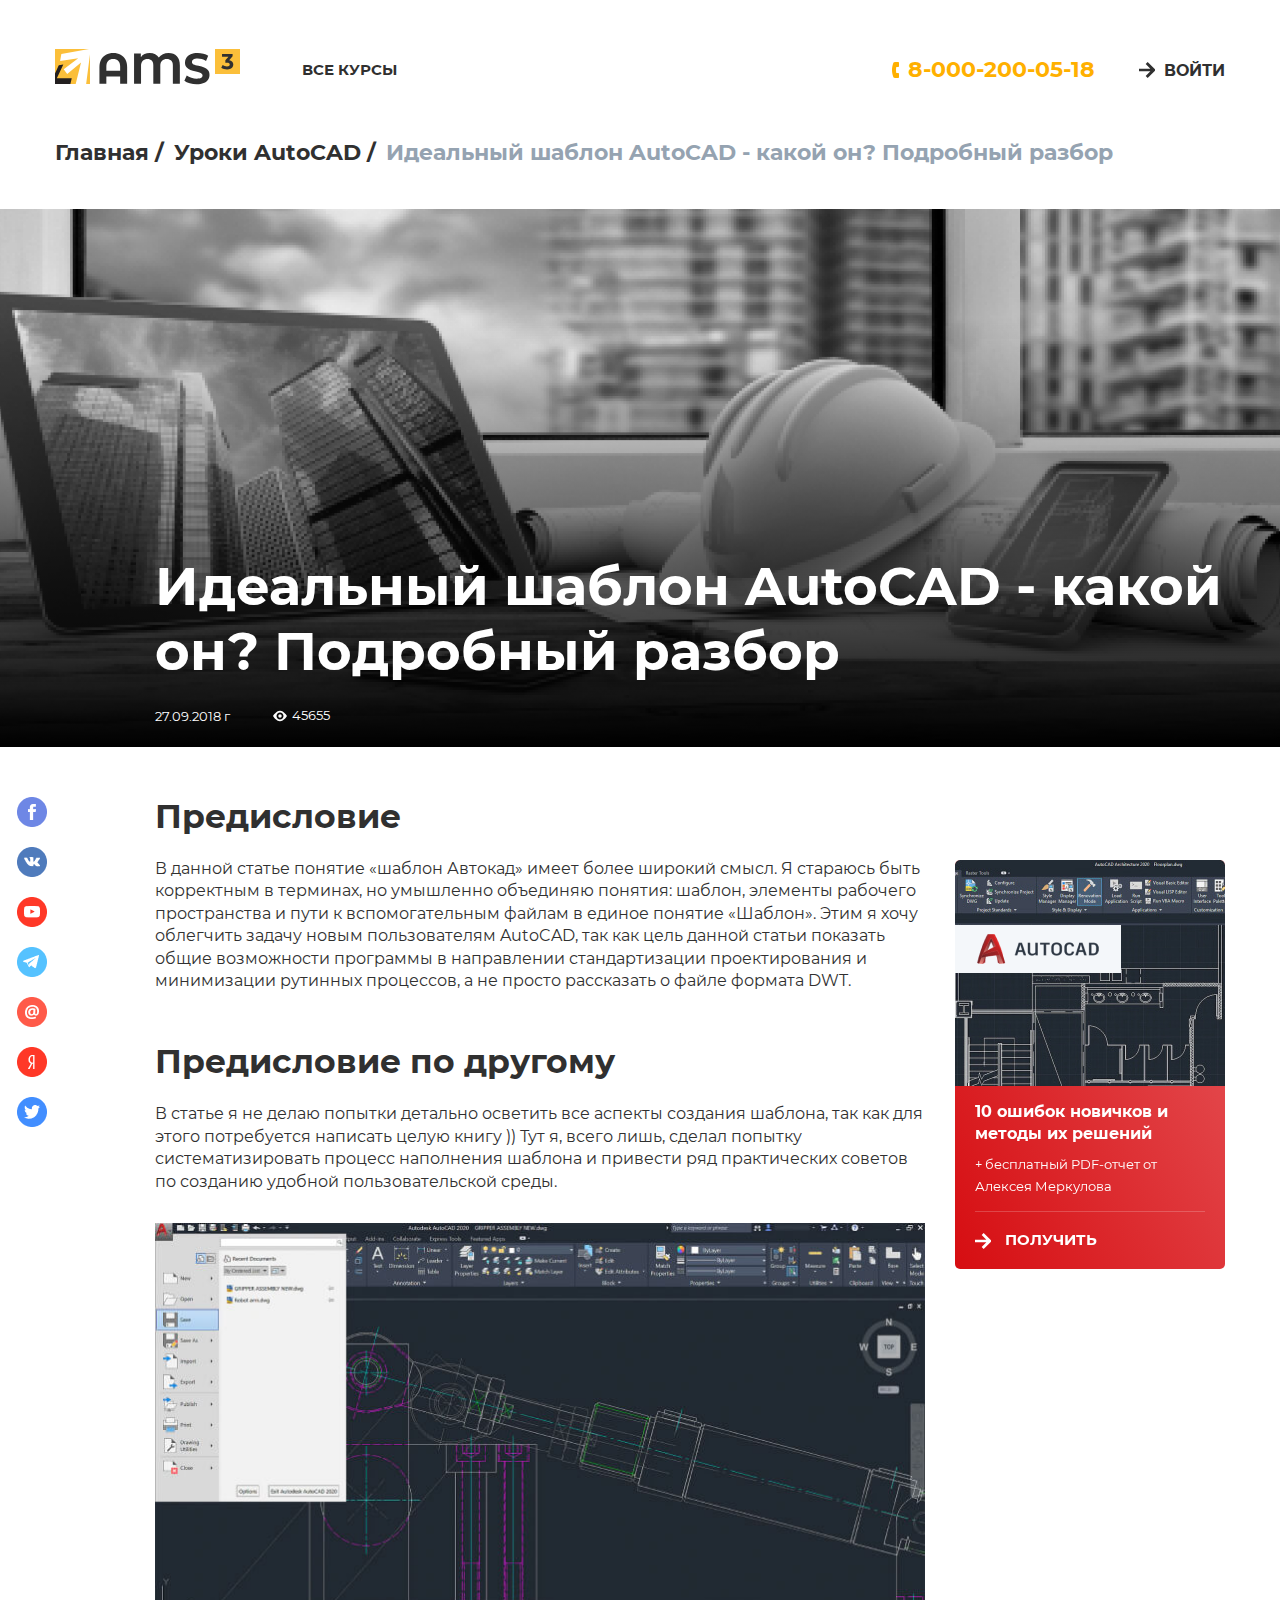
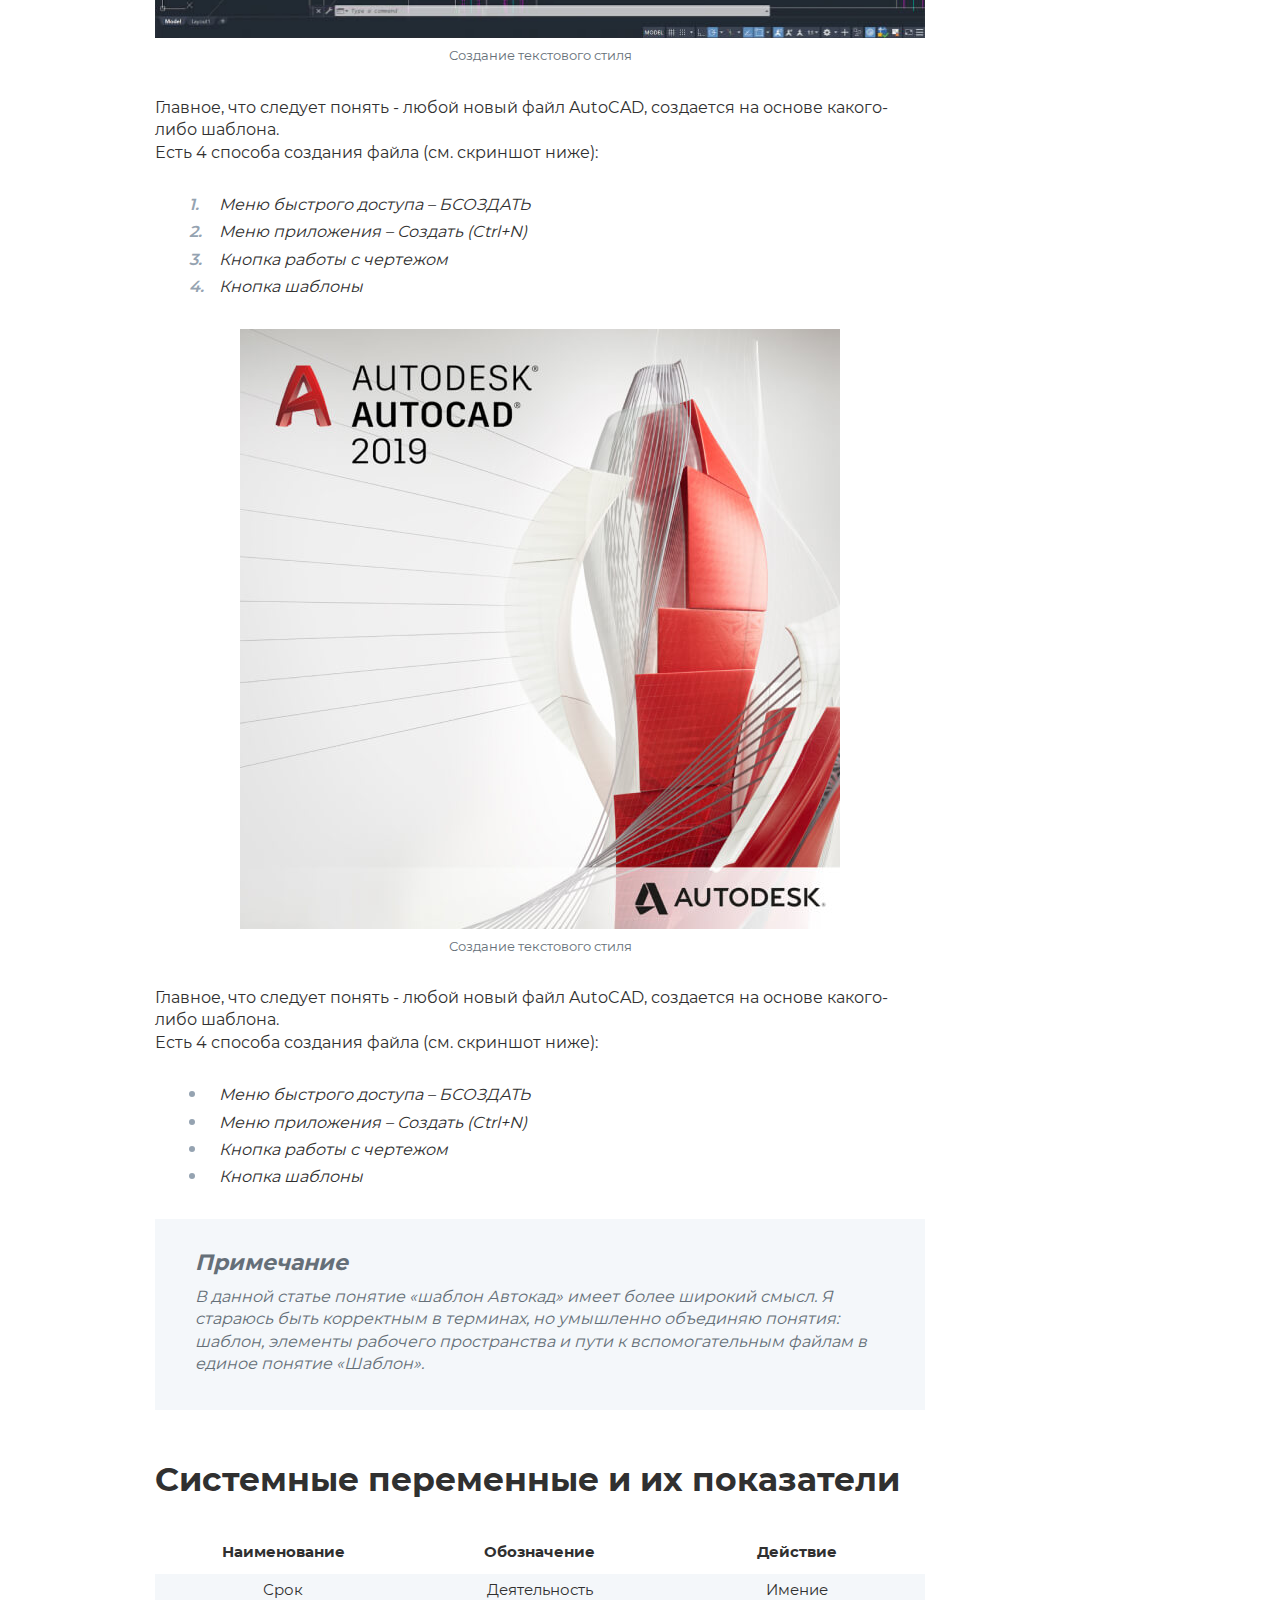
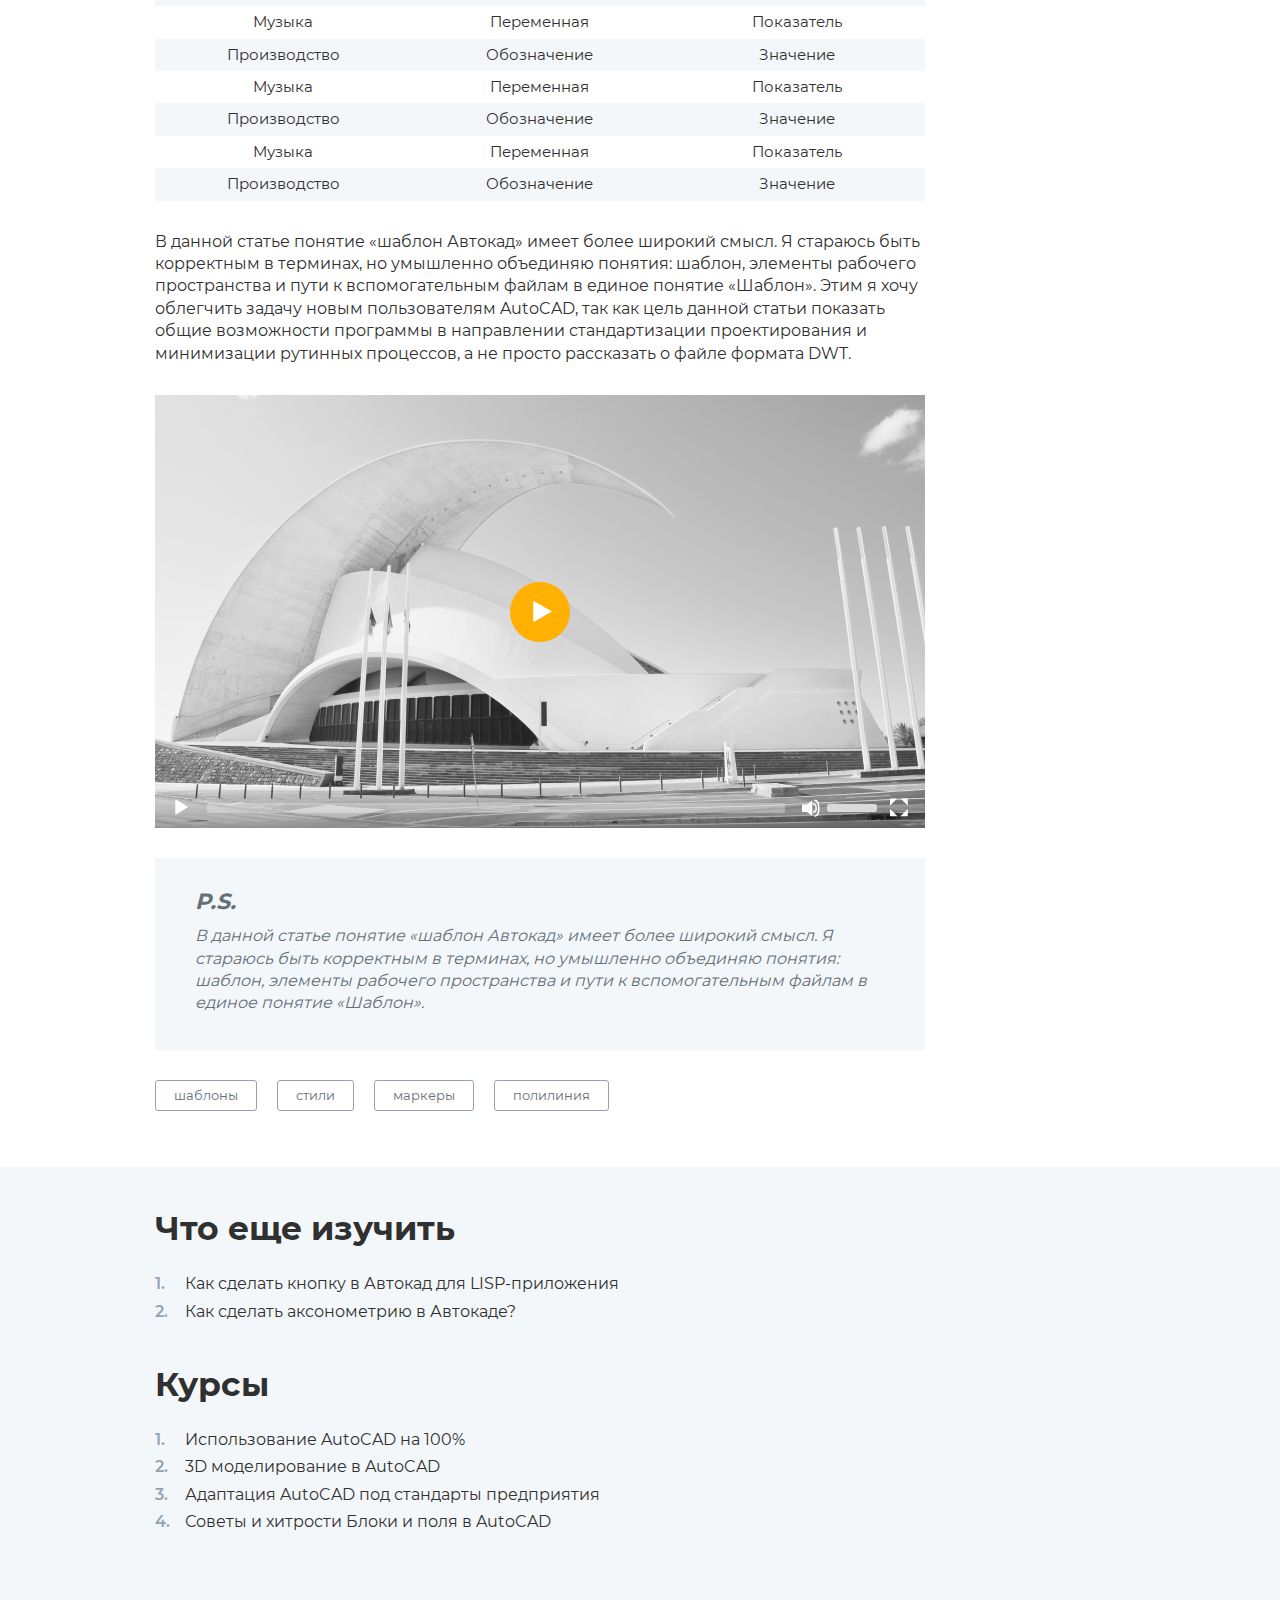
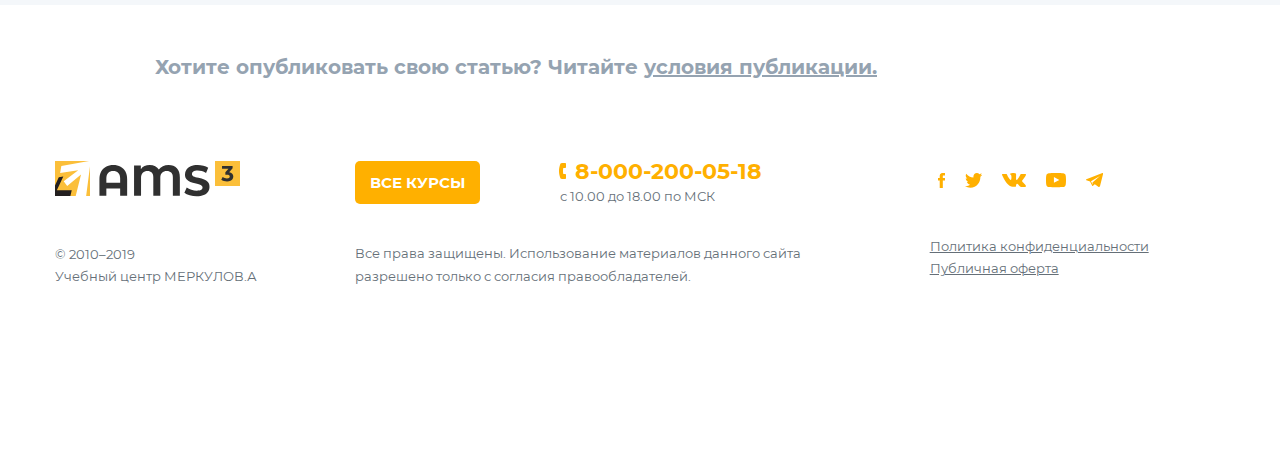
<file: material.html>
<!DOCTYPE html>
<html lang="ru">
  <head>
    <meta charset="utf-8">
    <title>Материал</title>
    <meta name="description" content="">
    <link rel="shortcut icon" href="img/favicon/favicon.ico" type="image/x-icon">
    <link rel="apple-touch-icon" href="img/favicon/apple-touch-icon.png">
    <link rel="apple-touch-icon" sizes="72x72" href="img/favicon/apple-touch-icon-72x72.png">
    <link rel="apple-touch-icon" sizes="114x114" href="img/favicon/apple-touch-icon-114x114.png">
    <meta http-equiv="X-UA-Compatible" content="IE=edge">
    <meta name="viewport" content="width=device-width, initial-scale=1, maximum-scale=1">
    <link rel="stylesheet" href="css/main.css">
  </head>
  <body>
    <div id="courses-menu" class="fullpage-menu">
          <svg class="icon icon-close ">
            <use xlink:href="img/icons-svg/symbol/sprite.svg#close"></use>
          </svg>
      <div class="wrapper">
        <div class="fullpage-menu__top">
          <div class="fake-h3">ОНЛАЙН-КУРСЫ</div>
        </div>
        <div class="sidebar-menu__list">
          <ul class="sidebar-menu__nav">
            <li class="sidebar-menu__item active"><a href="#item1" class="sidebar-menu__link"><span>AutoCAD</span>
                    <svg class="icon icon-arrow-right ">
                      <use xlink:href="img/icons-svg/symbol/sprite.svg#arrow-right"></use>
                    </svg>
                    <svg class="icon icon-chevron-down ">
                      <use xlink:href="img/icons-svg/symbol/sprite.svg#chevron-down"></use>
                    </svg></a>
              <ul class="sidebar-menu__subnav">
                <li><a href="#">Использование AutoCAD на 100%. Версия 2.0</a></li>
                <li><a href="#">3D моделирование в AutoCAD</a></li>
                <li><a href="#">Блоки и поля в AutoCAD</a></li>
                <li><a href="#">Советы и хитрости</a></li>
                <li><a href="#">Ускорение и автоматизация в AutoCAD</a></li>
                <li><a href="#">Расчёты и спецификации в AutoCAD</a></li>
                <li><a href="#">Адаптация AutoCAD под стандарты предприятия</a></li>
              </ul>
            </li>
            <li class="sidebar-menu__item"><a href="#item2" class="sidebar-menu__link"><span>Revit</span>
                    <svg class="icon icon-arrow-right ">
                      <use xlink:href="img/icons-svg/symbol/sprite.svg#arrow-right"></use>
                    </svg>
                    <svg class="icon icon-chevron-down ">
                      <use xlink:href="img/icons-svg/symbol/sprite.svg#chevron-down"></use>
                    </svg></a>
              <ul class="sidebar-menu__subnav hidden">
                <li><a href="#">Использование AutoCAD на 100%. Версия 2.0</a></li>
                <li><a href="#">3D моделирование в AutoCAD</a></li>
                <li><a href="#">Блоки и поля в AutoCAD</a></li>
                <li><a href="#">Советы и хитрости</a></li>
                <li><a href="#">Ускорение и автоматизация в AutoCAD</a></li>
                <li><a href="#">Расчёты и спецификации в AutoCAD</a></li>
                <li><a href="#">Адаптация AutoCAD под стандарты предприятия</a></li>
              </ul>
            </li>
            <li class="sidebar-menu__item"><a href="#item3" class="sidebar-menu__link"><span>ARCHICAD</span>
                    <svg class="icon icon-arrow-right ">
                      <use xlink:href="img/icons-svg/symbol/sprite.svg#arrow-right"></use>
                    </svg>
                    <svg class="icon icon-chevron-down ">
                      <use xlink:href="img/icons-svg/symbol/sprite.svg#chevron-down"></use>
                    </svg></a>
              <ul class="sidebar-menu__subnav hidden">
                <li><a href="#">Использование AutoCAD на 100%. Версия 2.0</a></li>
                <li><a href="#">3D моделирование в AutoCAD</a></li>
                <li><a href="#">Блоки и поля в AutoCAD</a></li>
                <li><a href="#">Советы и хитрости</a></li>
                <li><a href="#">Ускорение и автоматизация в AutoCAD</a></li>
                <li><a href="#">Расчёты и спецификации в AutoCAD</a></li>
                <li><a href="#">Адаптация AutoCAD под стандарты предприятия</a></li>
              </ul>
            </li>
            <li class="sidebar-menu__item"><a href="#item4" class="sidebar-menu__link"><span>3ds Max</span>
                    <svg class="icon icon-arrow-right ">
                      <use xlink:href="img/icons-svg/symbol/sprite.svg#arrow-right"></use>
                    </svg>
                    <svg class="icon icon-chevron-down ">
                      <use xlink:href="img/icons-svg/symbol/sprite.svg#chevron-down"></use>
                    </svg></a>
              <ul class="sidebar-menu__subnav hidden">
                <li><a href="#">Использование AutoCAD на 100%. Версия 2.0</a></li>
                <li><a href="#">3D моделирование в AutoCAD</a></li>
                <li><a href="#">Блоки и поля в AutoCAD</a></li>
                <li><a href="#">Советы и хитрости</a></li>
                <li><a href="#">Ускорение и автоматизация в AutoCAD</a></li>
                <li><a href="#">Расчёты и спецификации в AutoCAD</a></li>
                <li><a href="#">Адаптация AutoCAD под стандарты предприятия</a></li>
              </ul>
            </li>
            <li class="sidebar-menu__item"><a href="#item5" class="sidebar-menu__link"><span>Civil 3D</span>
                    <svg class="icon icon-arrow-right ">
                      <use xlink:href="img/icons-svg/symbol/sprite.svg#arrow-right"></use>
                    </svg>
                    <svg class="icon icon-chevron-down ">
                      <use xlink:href="img/icons-svg/symbol/sprite.svg#chevron-down"></use>
                    </svg></a>
              <ul class="sidebar-menu__subnav hidden">
                <li><a href="#">Использование AutoCAD на 100%. Версия 2.0</a></li>
                <li><a href="#">3D моделирование в AutoCAD</a></li>
                <li><a href="#">Блоки и поля в AutoCAD</a></li>
                <li><a href="#">Советы и хитрости</a></li>
                <li><a href="#">Ускорение и автоматизация в AutoCAD</a></li>
                <li><a href="#">Расчёты и спецификации в AutoCAD</a></li>
                <li><a href="#">Адаптация AutoCAD под стандарты предприятия</a></li>
              </ul>
            </li>
          </ul><a href="#" class="button button-empty button-std">Перейти в каталог</a>
        </div>
        <div id="item1" class="fullpage-menu__content">
          <ul class="fullpage-menu__content-nav">
            <li><a href="#">Использование AutoCAD на 100%. Версия 2.0</a></li>
            <li><a href="#">3D моделирование в AutoCAD</a></li>
            <li><a href="#">Блоки и поля в AutoCAD</a></li>
            <li><a href="#">Советы и хитрости</a></li>
            <li><a href="#">Ускорение и автоматизация в AutoCAD</a></li>
            <li><a href="#">Расчёты и спецификации в AutoCAD</a></li>
            <li><a href="#">Адаптация AutoCAD под стандарты предприятия</a></li>
          </ul><a href="#" class="button button-empty button-std">Все курсы по AutoCAD</a>
        </div>
        <div id="item2" class="fullpage-menu__content hidden">
          <ul class="fullpage-menu__content-nav">
            <li><a href="#">Использование AutoCAD на 100%. Версия 2.0</a></li>
            <li><a href="#">3D моделирование в AutoCAD</a></li>
            <li><a href="#">Блоки и поля в AutoCAD</a></li>
            <li><a href="#">Советы и хитрости</a></li>
            <li><a href="#">Ускорение и автоматизация в AutoCAD</a></li>
            <li><a href="#">Расчёты и спецификации в AutoCAD</a></li>
            <li><a href="#">Адаптация AutoCAD под стандарты предприятия</a></li>
          </ul><a href="#" class="button button-empty button-std">Все курсы по Revit</a>
        </div>
        <div id="item3" class="fullpage-menu__content hidden">
          <ul class="fullpage-menu__content-nav">
            <li><a href="#">Использование AutoCAD на 100%. Версия 2.0</a></li>
            <li><a href="#">3D моделирование в AutoCAD</a></li>
            <li><a href="#">Блоки и поля в AutoCAD</a></li>
            <li><a href="#">Советы и хитрости</a></li>
            <li><a href="#">Ускорение и автоматизация в AutoCAD</a></li>
            <li><a href="#">Расчёты и спецификации в AutoCAD</a></li>
            <li><a href="#">Адаптация AutoCAD под стандарты предприятия</a></li>
          </ul><a href="#" class="button button-empty button-std">Все курсы по ARCHICAD</a>
        </div>
        <div id="item4" class="fullpage-menu__content hidden">
          <ul class="fullpage-menu__content-nav">
            <li><a href="#">Использование AutoCAD на 100%. Версия 2.0</a></li>
            <li><a href="#">3D моделирование в AutoCAD</a></li>
            <li><a href="#">Блоки и поля в AutoCAD</a></li>
            <li><a href="#">Советы и хитрости</a></li>
            <li><a href="#">Ускорение и автоматизация в AutoCAD</a></li>
            <li><a href="#">Расчёты и спецификации в AutoCAD</a></li>
            <li><a href="#">Адаптация AutoCAD под стандарты предприятия</a></li>
          </ul><a href="#" class="button button-empty button-std">Все курсы по 3ds Max</a>
        </div>
        <div id="item5" class="fullpage-menu__content hidden">
          <ul class="fullpage-menu__content-nav">
            <li><a href="#">Использование AutoCAD на 100%. Версия 2.0</a></li>
            <li><a href="#">3D моделирование в AutoCAD</a></li>
            <li><a href="#">Блоки и поля в AutoCAD</a></li>
            <li><a href="#">Советы и хитрости</a></li>
            <li><a href="#">Ускорение и автоматизация в AutoCAD</a></li>
            <li><a href="#">Расчёты и спецификации в AutoCAD</a></li>
            <li><a href="#">Адаптация AutoCAD под стандарты предприятия</a></li>
          </ul><a href="#" class="button button-empty button-std">Все курсы по Civil 3D</a>
        </div>
      </div>
    </div>
    <header class="header">
      <div class="wrapper">
        <div class="header-inner"><a href="#" class="toggle-mnu"><span></span></a><a href="#" class="ams-logo"><img src="img/logo.svg" alt="alt"></a>
          <ul class="main-menu">
            <li class="active"><a href="#" data-link="courses-menu">Все курсы </a></li>
          </ul>
          <div class="header-right"><a href="tel" class="main-tel">8-000-200-05-18
                  <svg class="icon icon-phone ">
                    <use xlink:href="img/icons-svg/symbol/sprite.svg#phone"></use>
                  </svg></a><a href="#enter-popup" data-tab="item2" id="enter-button" class="header-account to-popup"><span>Войти</span>
                  <svg class="icon icon-arrow-right ">
                    <use xlink:href="img/icons-svg/symbol/sprite.svg#arrow-right"></use>
                  </svg>
                  <svg class="icon icon-enter ">
                    <use xlink:href="img/icons-svg/symbol/sprite.svg#enter"></use>
                  </svg></a></div>
        </div>
      </div>
    </header>
    <div class="wrapper">
      <ul class="ams-breadcrumbs ams-breadcrumbs--slash material-breadcrumbs">
        <li><a href="#">Главная</a></li>
        <li><a href="#">Уроки AutoCAD</a></li>
        <li><a href="#">Идеальный шаблон AutoCAD - какой он? Подробный разбор</a></li>
      </ul><a href="#" class="link-backward">
            <svg class="icon icon-arrow-left ">
              <use xlink:href="img/icons-svg/symbol/sprite.svg#arrow-left"></use>
            </svg>Статьи</a>
    </div>
    <div class="ams-banner ams-banner--material">
      <div class="wrapper">
        <div class="ams-banner__text">
          <div class="ams-banner__block">
            <h1>Идеальный шаблон AutoCAD - какой он? Подробный разбор</h1>
            <div class="ams-banner__img"><img src="img/material/banner-gray-lg.jpg" alt="alt"></div>
            <div class="ams-tile__bottom">
              <div class="ams-tile__date">27.09.2018 г</div>
              <div class="ams-tile__views">
                    <svg class="icon icon-eye ">
                      <use xlink:href="img/icons-svg/symbol/sprite.svg#eye"></use>
                    </svg><span>45655</span>
              </div>
            </div>
          </div>
        </div>
      </div>
    </div>
    <section class="material">
      <div class="wrapper mat-jce article-wrapper">
        <div class="material-soc material-soc--toped">
          <div class="material-soc__icons">
            <ul>
              <li><a href="#">
                  <div class="ico-fb"></div></a></li>
              <li><a href="#">
                  <div class="ico-vk"></div></a></li>
              <li><a href="#">
                  <div class="ico-yt"></div></a></li>
              <li><a href="#">
                  <div class="ico-tg"></div></a></li>
              <li><a href="#">
                  <div class="ico-mail"></div></a></li>
              <li><a href="#">
                  <div class="ico-ya"></div></a></li>
              <li><a href="#">
                  <div class="ico-tw"></div></a></li>
            </ul>
          </div>
        </div>
        <div class="material-content">
          <article>
            <h2>Предисловие</h2>
            <p>В данной статье понятие «шаблон Автокад» имеет более широкий смысл. Я стараюсь быть корректным в терминах, но умышленно объединяю понятия: шаблон, элементы рабочего пространства и пути к вспомогательным файлам в единое понятие «Шаблон». Этим я хочу облегчить задачу новым пользователям AutoCAD, так как цель данной статьи показать общие возможности программы в направлении стандартизации проектирования и минимизации рутинных процессов, а не просто рассказать о файле формата DWT.</p>
            <h2>Предисловие по другому</h2>
            <p>В статье я не делаю попытки детально осветить все аспекты создания шаблона, так как для этого потребуется написать целую книгу )) Тут я, всего лишь, сделал попытку систематизировать процесс наполнения шаблона и привести ряд практических советов по созданию удобной пользовательской среды.</p><img src="img/material/image1.jpg" alt="alt"><span>Создание текстового стиля</span>
            <p>Главное, что следует понять - любой новый файл AutoCAD, создается на основе какого-либо шаблона.</p>
            <p>Есть 4 способа создания файла (см. скриншот ниже):</p>
            <ol>
              <li>Меню быстрого доступа – БСОЗДАТЬ</li>
              <li>Меню приложения – Создать (Ctrl+N)</li>
              <li>Кнопка работы с чертежом</li>
              <li>Кнопка шаблоны</li>
            </ol><img src="img/material/image2.jpg" alt="alt"><span>Создание текстового стиля</span>
            <p>Главное, что следует понять - любой новый файл AutoCAD, создается на основе какого-либо шаблона.</p>
            <p>Есть 4 способа создания файла (см. скриншот ниже):</p>
            <ul>
              <li>Меню быстрого доступа – БСОЗДАТЬ</li>
              <li>Меню приложения – Создать (Ctrl+N)</li>
              <li>Кнопка работы с чертежом</li>
              <li>Кнопка шаблоны</li>
            </ul>
            <blockquote>
              <div class="fake-h3">Примечание</div>
              <p>В данной статье понятие «шаблон Автокад» имеет более широкий смысл. Я стараюсь быть корректным в терминах, но умышленно объединяю понятия: шаблон, элементы рабочего пространства и пути к вспомогательным файлам в единое понятие «Шаблон».</p>
            </blockquote>
            <h2>Системные переменные и их показатели</h2>
            <figure>
              <table>
                <thead>
                  <tr>
                    <th>Наименование</th>
                    <th>Обозначение</th>
                    <th>Действие</th>
                  </tr>
                </thead>
                <tbody>
                  <tr>
                    <td>Срок</td>
                    <td>Деятельность</td>
                    <td>Имение</td>
                  </tr>
                  <tr>
                    <td>Музыка</td>
                    <td>Переменная</td>
                    <td>Показатель</td>
                  </tr>
                  <tr>
                    <td>Производство</td>
                    <td>Обозначение</td>
                    <td>Значение</td>
                  </tr>
                  <tr>
                    <td>Музыка</td>
                    <td>Переменная</td>
                    <td>Показатель</td>
                  </tr>
                  <tr>
                    <td>Производство</td>
                    <td>Обозначение</td>
                    <td>Значение</td>
                  </tr>
                  <tr>
                    <td>Музыка</td>
                    <td>Переменная</td>
                    <td>Показатель</td>
                  </tr>
                  <tr>
                    <td>Производство</td>
                    <td>Обозначение</td>
                    <td>Значение</td>
                  </tr>
                </tbody>
              </table>
            </figure>
            <p>В данной статье понятие «шаблон Автокад» имеет более широкий смысл. Я стараюсь быть корректным в терминах, но умышленно объединяю понятия: шаблон, элементы рабочего пространства и пути к вспомогательным файлам в единое понятие «Шаблон». Этим я хочу облегчить задачу новым пользователям AutoCAD, так как цель данной статьи показать общие возможности программы в направлении стандартизации проектирования и минимизации рутинных процессов, а не просто рассказать о файле формата DWT.</p>
            <video poster="img/poster.jpg">
              <source src="https://www.youtube.com/watch?v=dGt08ylXCj0&amp;list=PLIV84uuUwBBDwLXOui4XYWwhe_47dc-Lg&amp;index=3&amp;t=0s" type="video/youtube">
            </video>
            <blockquote>
              <div class="fake-h3">P.S.</div>
              <p>В данной статье понятие «шаблон Автокад» имеет более широкий смысл. Я стараюсь быть корректным в терминах, но умышленно объединяю понятия: шаблон, элементы рабочего пространства и пути к вспомогательным файлам в единое понятие «Шаблон».</p>
            </blockquote>
          </article>
          <ul class="ams-tags">
            <li><a href="#">шаблоны</a></li>
            <li><a href="#">стили</a></li>
            <li><a href="#">маркеры</a></li>
            <li><a href="#">полилиния</a></li>
          </ul>
        </div>
        <div class="material-sidebar material-sidebar--padded">
          <div class="material-sidebar__inner">
            <div class="material-banner material-banner--autocad">
              <div style="background-image: url(img/material/banners/autocad-img.jpg)" class="material-banner__top">
                <div class="material-banner__logo"><img src="img/material/banners/autocad.png" alt="alt"></div>
              </div>
              <div class="material-banner__body">
                <div class="material-banner__title">10 ошибок новичков и методы их решений</div>
                <p>+ бесплатный PDF-отчет от Алексея Меркулова</p>
                <div class="material-banner__bottom"><a href="#" class="material-banner__button">
                        <svg class="icon icon-arrow-right ">
                          <use xlink:href="img/icons-svg/symbol/sprite.svg#arrow-right"></use>
                        </svg>Получить</a></div>
              </div>
            </div>
          </div>
        </div>
      </div>
    </section>
    <section class="knowledge bg-gray">
      <div class="wrapper mat-jce">
        <div class="knowledge-inner">
          <div class="knowledge-title">Что еще изучить</div>
          <ol>
            <li><a href="#">Как сделать кнопку в Автокад для LISP-приложения</a></li>
            <li><a href="#">Как сделать аксонометрию в Автокаде?</a></li>
          </ol>
          <div class="knowledge-title">Курсы</div>
          <ol>
            <li><a href="#">Использование AutoCAD на 100%</a></li>
            <li><a href="#">3D моделирование в AutoCAD</a></li>
            <li><a href="#">Адаптация AutoCAD под стандарты предприятия</a></li>
            <li><a href="#">Советы и хитрости Блоки и поля в AutoCAD</a></li>
          </ol>
        </div>
      </div>
    </section>
    <section class="mat-pub">
      <div class="wrapper mat-jce">
        <p>Хотите опубликовать свою статью? Читайте <a href="#">условия публикации.</a></p>
      </div>
    </section>
    <footer class="footer">
      <div class="wrapper">
        <div class="footer-left">
          <div class="footer-left__content"><a href="#" class="ams-logo"><img src="img/logo.svg" alt="alt"></a>
            <p>© 2010–2019 <br>Учебный центр МЕРКУЛОВ.А</p>
          </div><a href="#" class="button button-sm">Все курсы</a>
        </div>
        <div class="footer-middle">
          <div class="footer-middle__top">
            <ul class="main-menu">
              <li class="active"><a href="#">Все курсы</a></li>
            </ul>
            <div class="ams-phone-block"><a href="tel" class="main-tel">8-000-200-05-18
                    <svg class="icon icon-phone ">
                      <use xlink:href="img/icons-svg/symbol/sprite.svg#phone"></use>
                    </svg></a>
              <p>с 10.00 до 18.00 по МСК </p>
            </div>
          </div>
          <p>Все права защищены. Использование материалов данного сайта разрешено только с согласия правообладателей.</p>
        </div>
        <div class="footer-right">
          <ul class="ams-socials">
            <li><a href="#">
                    <svg class="icon icon-fb ">
                      <use xlink:href="img/icons-svg/symbol/sprite.svg#fb"></use>
                    </svg></a></li>
            <li><a href="#">
                    <svg class="icon icon-tw ">
                      <use xlink:href="img/icons-svg/symbol/sprite.svg#tw"></use>
                    </svg></a></li>
            <li><a href="#">
                    <svg class="icon icon-vk ">
                      <use xlink:href="img/icons-svg/symbol/sprite.svg#vk"></use>
                    </svg></a></li>
            <li><a href="#">
                    <svg class="icon icon-yt ">
                      <use xlink:href="img/icons-svg/symbol/sprite.svg#yt"></use>
                    </svg></a></li>
            <li><a href="#">
                    <svg class="icon icon-tg ">
                      <use xlink:href="img/icons-svg/symbol/sprite.svg#tg"></use>
                    </svg></a></li>
          </ul>
          <p><a href="#" class="ams-link">Политика конфиденциальности</a><a href="#" class="ams-link">Публичная оферта</a></p>
          <div class="footer-right__mob-text">
            <p>Все права защищены. <br>Использование материалов данного сайта разрешено только с согласия правообладателей.</p>
            <p>© 2010–2019 <br>Учебный центр МЕРКУЛОВ.А</p>
          </div>
        </div>
      </div>
    </footer>
    <div id="enter-popup" class="ams_popup mfp-hide">
      <div class="ams_popup__inner tabs">
        <div class="ams_popup__header">
          <ul class="tabs__list">
            <li class="tabs__item tabs__item--active"><a href="#item1" class="tabs__link">Создать <br>личный кабинет</a></li>
            <li class="tabs__item"><a href="#item2" class="tabs__link">Войти</a></li>
          </ul>
        </div>
        <div class="ams_popup__body">
          <ul class="tabs__content">
            <li data-tab="#item1" class="tabs__item">
              <div class="ams_popup__spheres">
                <div class="fake-h3">Какие сферы вам интересны?</div>
                <div class="spheres-list"><a href="#" class="button button-empty button-std">Маркетинг</a><a href="#" class="button button-empty button-std">Бизнес и менеджмент</a><a href="#" class="button button-empty button-std">Дизайн и UX</a><a href="#" class="button button-empty button-std">Программирование</a><a href="#" class="button button-empty button-std">Аналитика и данные</a>
                </div><a href="#" id="form-spheres-forward" class="button button-std button-blue hidden">Далее</a>
              </div>
              <form id="second-step-form" class="hidden">
                <label>
                  <input type="text" placeholder="Имя">
                </label>
                <label>
                  <input type="text" placeholder="Электронная почта">
                </label>
                <label>
                  <input type="text" placeholder="+ 7 (123) 123-45-46">
                </label>
                <div class="ams_popup__form-bottom">
                  <button class="button button-std button-blue">Создать аккаунт</button>
                  <p>Нажимая кнопку, принимаю условия <br>политики и пользовательского <br>соглашения</p>
                  <div class="fake-h4">Создать аккаунт через соцсети</div>
                  <ul class="ams-socials-colorised">
                    <li><a href="#"><img src="img/icons-svg/Round-VK.svg" alt=""></a></li>
                    <li><a href="#"><img src="img/icons-svg/Round-Facebook.svg" alt=""></a></li>
                    <li><a href="#"><img src="img/icons-svg/Round-Yandex.svg" alt=""></a></li>
                    <li><a href="#"><img src="img/icons-svg/Round-Mail.svg" alt=""></a></li>
                  </ul>
                </div>
              </form>
              <div class="ams-popup__backward"><a href="#" class="button-backward button button-empty">вернуться назад
                      <svg class="icon icon-arrow-left ">
                        <use xlink:href="img/icons-svg/symbol/sprite.svg#arrow-left"></use>
                      </svg></a></div>
            </li>
            <li data-tab="#item2" class="tabs__item hidden">
              <form>
                <label>
                  <input type="text" placeholder="Электронная почта">
                </label>
                <label>
                  <input type="text" placeholder="Пароль">
                </label>
                <div class="ams_popup__form-bottom">
                  <button class="button button-std button-blue">войти</button>
                  <p>Нажимая кнопку, принимаю условия <br>политики и пользовательского <br>соглашения</p>
                  <div class="fake-h4">Создать аккаунт через соцсети</div>
                  <ul class="ams-socials-colorised">
                    <li><a href="#"><img src="img/icons-svg/Round-VK.svg" alt=""></a></li>
                    <li><a href="#"><img src="img/icons-svg/Round-Facebook.svg" alt=""></a></li>
                    <li><a href="#"><img src="img/icons-svg/Round-Yandex.svg" alt=""></a></li>
                    <li><a href="#"><img src="img/icons-svg/Round-Mail.svg" alt=""></a></li>
                  </ul>
                </div>
              </form>
              <div class="ams-popup__backward"><a href="#" class="button-backward button button-empty">вернуться назад
                      <svg class="icon icon-arrow-left ">
                        <use xlink:href="img/icons-svg/symbol/sprite.svg#arrow-left"></use>
                      </svg></a></div>
            </li>
          </ul>
        </div>
      </div>
    </div>
    <script src="js/libs/jquery/jquery-1.11.2.min.js"></script>
    <script src="js/libs/jquery-ui/jquery-ui.min.js"></script>
    <script src="js/libs/hoverIntent.js"></script>
    <script src="js/libs/magnific-popup/dist/jquery.magnific-popup.min.js"></script>
    <script type="text/javascript" src="js/libs/svg4everybody/svg4everybody.min.js" async onload="svg4everybody();"></script>
    <script src="js/libs/mediaelement/mediaelement-and-player.min.js"></script>
    <script src="js/libs/sticky-sidebar/dist/sticky-sidebar.min.js"></script>
    <script src="js/libs/sticky-sidebar/dist/resizeSensor.js"></script>
    <script src="js/common.js"></script>
  </body>
</html>
</file>
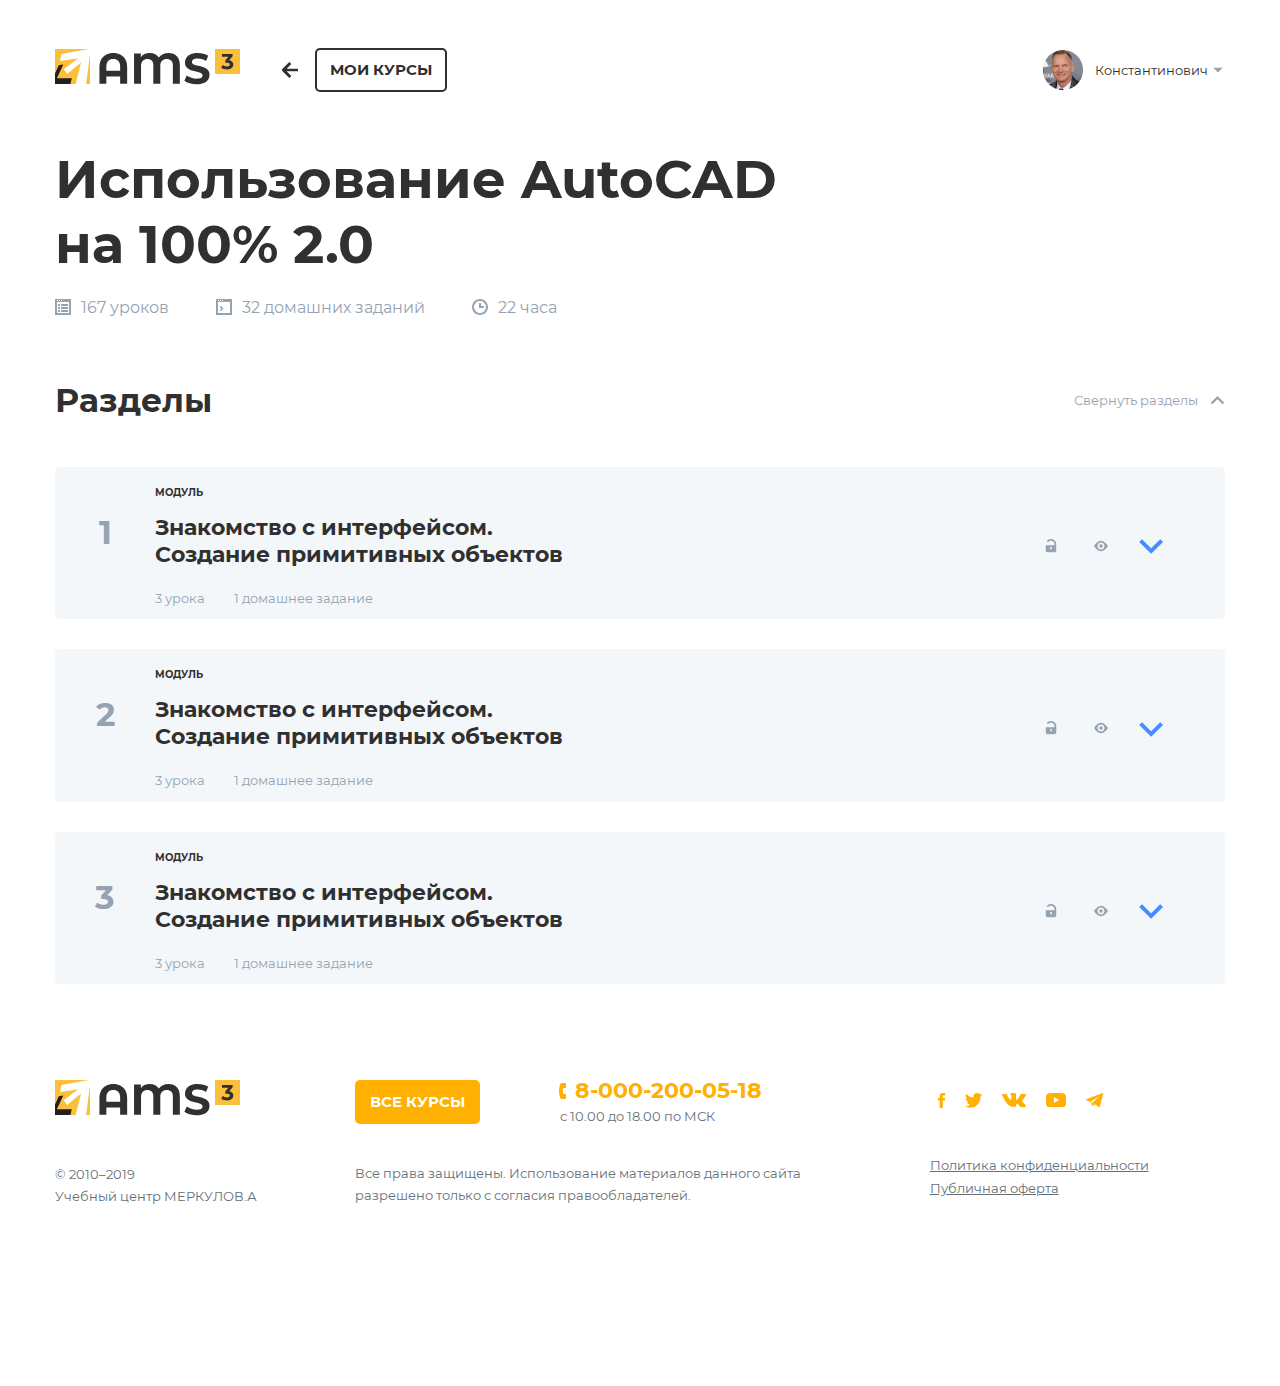
<file: paid-course-chapters.html>
<!DOCTYPE html>
<html lang="ru">
  <head>
    <meta charset="utf-8">
    <title>Платный курс. Разделы</title>
    <meta name="description" content="">
    <link rel="shortcut icon" href="img/favicon/favicon.ico" type="image/x-icon">
    <link rel="apple-touch-icon" href="img/favicon/apple-touch-icon.png">
    <link rel="apple-touch-icon" sizes="72x72" href="img/favicon/apple-touch-icon-72x72.png">
    <link rel="apple-touch-icon" sizes="114x114" href="img/favicon/apple-touch-icon-114x114.png">
    <meta http-equiv="X-UA-Compatible" content="IE=edge">
    <meta name="viewport" content="width=device-width, initial-scale=1, maximum-scale=1">
    <link rel="stylesheet" href="css/main.css">
  </head>
  <body>
    <div id="courses-menu" class="fullpage-menu">
          <svg class="icon icon-close ">
            <use xlink:href="img/icons-svg/symbol/sprite.svg#close"></use>
          </svg>
      <div class="wrapper">
        <div class="fullpage-menu__top">
          <div class="fake-h3">ОНЛАЙН-КУРСЫ</div>
        </div>
        <div class="sidebar-menu__list">
          <ul class="sidebar-menu__nav">
            <li class="sidebar-menu__item active"><a href="#item1" class="sidebar-menu__link"><span>AutoCAD</span>
                    <svg class="icon icon-arrow-right ">
                      <use xlink:href="img/icons-svg/symbol/sprite.svg#arrow-right"></use>
                    </svg>
                    <svg class="icon icon-chevron-down ">
                      <use xlink:href="img/icons-svg/symbol/sprite.svg#chevron-down"></use>
                    </svg></a>
              <ul class="sidebar-menu__subnav">
                <li><a href="#">Использование AutoCAD на 100%. Версия 2.0</a></li>
                <li><a href="#">3D моделирование в AutoCAD</a></li>
                <li><a href="#">Блоки и поля в AutoCAD</a></li>
                <li><a href="#">Советы и хитрости</a></li>
                <li><a href="#">Ускорение и автоматизация в AutoCAD</a></li>
                <li><a href="#">Расчёты и спецификации в AutoCAD</a></li>
                <li><a href="#">Адаптация AutoCAD под стандарты предприятия</a></li>
              </ul>
            </li>
            <li class="sidebar-menu__item"><a href="#item2" class="sidebar-menu__link"><span>Revit</span>
                    <svg class="icon icon-arrow-right ">
                      <use xlink:href="img/icons-svg/symbol/sprite.svg#arrow-right"></use>
                    </svg>
                    <svg class="icon icon-chevron-down ">
                      <use xlink:href="img/icons-svg/symbol/sprite.svg#chevron-down"></use>
                    </svg></a>
              <ul class="sidebar-menu__subnav hidden">
                <li><a href="#">Использование AutoCAD на 100%. Версия 2.0</a></li>
                <li><a href="#">3D моделирование в AutoCAD</a></li>
                <li><a href="#">Блоки и поля в AutoCAD</a></li>
                <li><a href="#">Советы и хитрости</a></li>
                <li><a href="#">Ускорение и автоматизация в AutoCAD</a></li>
                <li><a href="#">Расчёты и спецификации в AutoCAD</a></li>
                <li><a href="#">Адаптация AutoCAD под стандарты предприятия</a></li>
              </ul>
            </li>
            <li class="sidebar-menu__item"><a href="#item3" class="sidebar-menu__link"><span>ARCHICAD</span>
                    <svg class="icon icon-arrow-right ">
                      <use xlink:href="img/icons-svg/symbol/sprite.svg#arrow-right"></use>
                    </svg>
                    <svg class="icon icon-chevron-down ">
                      <use xlink:href="img/icons-svg/symbol/sprite.svg#chevron-down"></use>
                    </svg></a>
              <ul class="sidebar-menu__subnav hidden">
                <li><a href="#">Использование AutoCAD на 100%. Версия 2.0</a></li>
                <li><a href="#">3D моделирование в AutoCAD</a></li>
                <li><a href="#">Блоки и поля в AutoCAD</a></li>
                <li><a href="#">Советы и хитрости</a></li>
                <li><a href="#">Ускорение и автоматизация в AutoCAD</a></li>
                <li><a href="#">Расчёты и спецификации в AutoCAD</a></li>
                <li><a href="#">Адаптация AutoCAD под стандарты предприятия</a></li>
              </ul>
            </li>
            <li class="sidebar-menu__item"><a href="#item4" class="sidebar-menu__link"><span>3ds Max</span>
                    <svg class="icon icon-arrow-right ">
                      <use xlink:href="img/icons-svg/symbol/sprite.svg#arrow-right"></use>
                    </svg>
                    <svg class="icon icon-chevron-down ">
                      <use xlink:href="img/icons-svg/symbol/sprite.svg#chevron-down"></use>
                    </svg></a>
              <ul class="sidebar-menu__subnav hidden">
                <li><a href="#">Использование AutoCAD на 100%. Версия 2.0</a></li>
                <li><a href="#">3D моделирование в AutoCAD</a></li>
                <li><a href="#">Блоки и поля в AutoCAD</a></li>
                <li><a href="#">Советы и хитрости</a></li>
                <li><a href="#">Ускорение и автоматизация в AutoCAD</a></li>
                <li><a href="#">Расчёты и спецификации в AutoCAD</a></li>
                <li><a href="#">Адаптация AutoCAD под стандарты предприятия</a></li>
              </ul>
            </li>
            <li class="sidebar-menu__item"><a href="#item5" class="sidebar-menu__link"><span>Civil 3D</span>
                    <svg class="icon icon-arrow-right ">
                      <use xlink:href="img/icons-svg/symbol/sprite.svg#arrow-right"></use>
                    </svg>
                    <svg class="icon icon-chevron-down ">
                      <use xlink:href="img/icons-svg/symbol/sprite.svg#chevron-down"></use>
                    </svg></a>
              <ul class="sidebar-menu__subnav hidden">
                <li><a href="#">Использование AutoCAD на 100%. Версия 2.0</a></li>
                <li><a href="#">3D моделирование в AutoCAD</a></li>
                <li><a href="#">Блоки и поля в AutoCAD</a></li>
                <li><a href="#">Советы и хитрости</a></li>
                <li><a href="#">Ускорение и автоматизация в AutoCAD</a></li>
                <li><a href="#">Расчёты и спецификации в AutoCAD</a></li>
                <li><a href="#">Адаптация AutoCAD под стандарты предприятия</a></li>
              </ul>
            </li>
          </ul><a href="#" class="button button-empty button-std">Перейти в каталог</a>
        </div>
        <div id="item1" class="fullpage-menu__content">
          <ul class="fullpage-menu__content-nav">
            <li><a href="#">Использование AutoCAD на 100%. Версия 2.0</a></li>
            <li><a href="#">3D моделирование в AutoCAD</a></li>
            <li><a href="#">Блоки и поля в AutoCAD</a></li>
            <li><a href="#">Советы и хитрости</a></li>
            <li><a href="#">Ускорение и автоматизация в AutoCAD</a></li>
            <li><a href="#">Расчёты и спецификации в AutoCAD</a></li>
            <li><a href="#">Адаптация AutoCAD под стандарты предприятия</a></li>
          </ul><a href="#" class="button button-empty button-std">Все курсы по AutoCAD</a>
        </div>
        <div id="item2" class="fullpage-menu__content hidden">
          <ul class="fullpage-menu__content-nav">
            <li><a href="#">Использование AutoCAD на 100%. Версия 2.0</a></li>
            <li><a href="#">3D моделирование в AutoCAD</a></li>
            <li><a href="#">Блоки и поля в AutoCAD</a></li>
            <li><a href="#">Советы и хитрости</a></li>
            <li><a href="#">Ускорение и автоматизация в AutoCAD</a></li>
            <li><a href="#">Расчёты и спецификации в AutoCAD</a></li>
            <li><a href="#">Адаптация AutoCAD под стандарты предприятия</a></li>
          </ul><a href="#" class="button button-empty button-std">Все курсы по Revit</a>
        </div>
        <div id="item3" class="fullpage-menu__content hidden">
          <ul class="fullpage-menu__content-nav">
            <li><a href="#">Использование AutoCAD на 100%. Версия 2.0</a></li>
            <li><a href="#">3D моделирование в AutoCAD</a></li>
            <li><a href="#">Блоки и поля в AutoCAD</a></li>
            <li><a href="#">Советы и хитрости</a></li>
            <li><a href="#">Ускорение и автоматизация в AutoCAD</a></li>
            <li><a href="#">Расчёты и спецификации в AutoCAD</a></li>
            <li><a href="#">Адаптация AutoCAD под стандарты предприятия</a></li>
          </ul><a href="#" class="button button-empty button-std">Все курсы по ARCHICAD</a>
        </div>
        <div id="item4" class="fullpage-menu__content hidden">
          <ul class="fullpage-menu__content-nav">
            <li><a href="#">Использование AutoCAD на 100%. Версия 2.0</a></li>
            <li><a href="#">3D моделирование в AutoCAD</a></li>
            <li><a href="#">Блоки и поля в AutoCAD</a></li>
            <li><a href="#">Советы и хитрости</a></li>
            <li><a href="#">Ускорение и автоматизация в AutoCAD</a></li>
            <li><a href="#">Расчёты и спецификации в AutoCAD</a></li>
            <li><a href="#">Адаптация AutoCAD под стандарты предприятия</a></li>
          </ul><a href="#" class="button button-empty button-std">Все курсы по 3ds Max</a>
        </div>
        <div id="item5" class="fullpage-menu__content hidden">
          <ul class="fullpage-menu__content-nav">
            <li><a href="#">Использование AutoCAD на 100%. Версия 2.0</a></li>
            <li><a href="#">3D моделирование в AutoCAD</a></li>
            <li><a href="#">Блоки и поля в AutoCAD</a></li>
            <li><a href="#">Советы и хитрости</a></li>
            <li><a href="#">Ускорение и автоматизация в AutoCAD</a></li>
            <li><a href="#">Расчёты и спецификации в AutoCAD</a></li>
            <li><a href="#">Адаптация AutoCAD под стандарты предприятия</a></li>
          </ul><a href="#" class="button button-empty button-std">Все курсы по Civil 3D</a>
        </div>
      </div>
    </div>
    <header class="header">
      <div class="wrapper">
        <div class="header-inner"><a href="#" class="toggle-mnu"><span></span></a><a href="#" class="ams-logo"><img src="img/logo.svg" alt="alt"></a><a href="#" class="button-backward button button-empty">мои курсы
                <svg class="icon icon-arrow-left ">
                  <use xlink:href="img/icons-svg/symbol/sprite.svg#arrow-left"></use>
                </svg></a>
          <div class="header-right">
            <div class="ams-account">
              <div class="ams-userpic"><img src="img/sting.jpg" alt="alt"></div>
              <div class="ams-account__username"><span>Константинович</span>
                    <svg class="icon icon-triangle ">
                      <use xlink:href="img/icons-svg/symbol/sprite.svg#triangle"></use>
                    </svg>
              </div>
              <ul class="ams-account__dropdown">
                <li><a href="#">Мои курсы</a></li>
                <li><a href="#">Настройка профиля</a></li>
                <li><a href="#">Выход</a></li>
              </ul>
            </div>
          </div>
        </div>
      </div>
    </header>
    <section>
      <div class="wrapper">
        <div class="paid-chapters__top">
          <h1>Использование AutoCAD на 100% 2.0</h1>
          <ul class="paid-chapters-top__info">
            <li>
                  <svg class="icon icon-lessons ">
                    <use xlink:href="img/icons-svg/symbol/sprite.svg#lessons"></use>
                  </svg>167 уроков
            </li>
            <li>
                  <svg class="icon icon-Homework ">
                    <use xlink:href="img/icons-svg/symbol/sprite.svg#Homework"></use>
                  </svg>32 домашних заданий
            </li>
            <li>
                  <svg class="icon icon-time ">
                    <use xlink:href="img/icons-svg/symbol/sprite.svg#time"></use>
                  </svg>22 часа
            </li>
          </ul>
        </div>
      </div>
    </section>
    <section class="paid-chapters">
      <div class="wrapper">
        <div class="heading">
          <div class="fake-h2">Разделы</div><a href="#" class="ams-link">Свернуть разделы
                <svg class="icon icon-chevron-up ">
                  <use xlink:href="img/icons-svg/symbol/sprite.svg#chevron-up"></use>
                </svg></a>
        </div>
        <ul class="acordeon-list paid-chapters__items">
          <li class="acordeon-item paid-chapters-item acordeon-item-with-sublist">
            <div class="paid-chapters__link bg-gray">
              <div class="paid-chapters-item__num">1</div>
              <div class="paid-chapters-item__kind paid-chapters-item__kind--mob">Модуль</div>
              <div class="paid-chapters-item__body">
                <div class="paid-chapters-item__kind">Модуль</div>
                <h2>Знакомство с интерфейсом. Создание примитивных объектов</h2>
                <div class="paid-chapters-item__bottom"><span>3 урока</span><span>1 домашнее задание</span></div>
              </div>
              <div class="paid-chapters-item__right">
                <div class="paid-chapters-item__icon-block">
                      <svg class="icon icon-lock-open ">
                        <use xlink:href="img/icons-svg/symbol/sprite.svg#lock-open"></use>
                      </svg>
                </div>
                <div class="paid-chapters-item__icon-block">
                      <svg class="icon icon-eye ">
                        <use xlink:href="img/icons-svg/symbol/sprite.svg#eye"></use>
                      </svg>
                </div>
                <div class="paid-chapters-item__icon-block"><a href="#" class="acordeon-link">
                        <svg class="icon icon-chevron-down ">
                          <use xlink:href="img/icons-svg/symbol/sprite.svg#chevron-down"></use>
                        </svg></a></div>
              </div>
            </div>
            <ul class="acordeon-sublist paid-chapters__sublist bg-gray">
              <li class="acordeon-subitem paid-chapters__subitem">
                <div class="course-contents__chapter">
                  <ul class="course-contents__list">
                    <li class="course-contents__item active"><a href="#">
                        <div class="course-contents__item-left"><span class="course-contents__num">1.1</span><span class="course-contents__val">Как проходить курс</span></div>
                        <div class="paid-chapters-item__right">
                          <div class="paid-chapters-item__icon-block">
                                <svg class="icon icon-lock-open ">
                                  <use xlink:href="img/icons-svg/symbol/sprite.svg#lock-open"></use>
                                </svg>
                          </div>
                          <div class="paid-chapters-item__icon-block">
                                <svg class="icon icon-open ">
                                  <use xlink:href="img/icons-svg/symbol/sprite.svg#open"></use>
                                </svg>
                          </div>
                        </div></a></li>
                    <li class="course-contents__item"><a href="#">
                        <div class="course-contents__item-left"><span class="course-contents__num">1.2</span><span class="course-contents__val">Как проходить курс</span></div>
                        <div class="paid-chapters-item__right">
                          <div class="paid-chapters-item__icon-block">
                                <svg class="icon icon-lock-open ">
                                  <use xlink:href="img/icons-svg/symbol/sprite.svg#lock-open"></use>
                                </svg>
                          </div>
                          <div class="paid-chapters-item__icon-block">
                                <svg class="icon icon-open ">
                                  <use xlink:href="img/icons-svg/symbol/sprite.svg#open"></use>
                                </svg>
                          </div>
                        </div></a></li>
                    <li class="course-contents__item"><a href="#">
                        <div class="course-contents__item-left"><span class="course-contents__num">1.3</span><span class="course-contents__val">Организация курса</span></div>
                        <div class="paid-chapters-item__right">
                          <div class="paid-chapters-item__icon-block">
                                <svg class="icon icon-lock-open ">
                                  <use xlink:href="img/icons-svg/symbol/sprite.svg#lock-open"></use>
                                </svg>
                          </div>
                          <div class="paid-chapters-item__icon-block">
                                <svg class="icon icon-open ">
                                  <use xlink:href="img/icons-svg/symbol/sprite.svg#open"></use>
                                </svg>
                          </div>
                        </div></a></li>
                  </ul>
                  <div class="course-contents__homework"><a href="#" class="ams-link">
                          <svg class="icon icon-Homework ">
                            <use xlink:href="img/icons-svg/symbol/sprite.svg#Homework"></use>
                          </svg>Домашнее задание</a></div>
                </div>
              </li>
            </ul>
          </li>
          <li class="acordeon-item paid-chapters-item acordeon-item-with-sublist">
            <div class="paid-chapters__link bg-gray">
              <div class="paid-chapters-item__num">2</div>
              <div class="paid-chapters-item__kind paid-chapters-item__kind--mob">Модуль</div>
              <div class="paid-chapters-item__body">
                <div class="paid-chapters-item__kind">Модуль</div>
                <h2>Знакомство с интерфейсом. Создание примитивных объектов</h2>
                <div class="paid-chapters-item__bottom"><span>3 урока</span><span>1 домашнее задание</span></div>
              </div>
              <div class="paid-chapters-item__right">
                <div class="paid-chapters-item__icon-block">
                      <svg class="icon icon-lock-open ">
                        <use xlink:href="img/icons-svg/symbol/sprite.svg#lock-open"></use>
                      </svg>
                </div>
                <div class="paid-chapters-item__icon-block">
                      <svg class="icon icon-eye ">
                        <use xlink:href="img/icons-svg/symbol/sprite.svg#eye"></use>
                      </svg>
                </div>
                <div class="paid-chapters-item__icon-block"><a href="#" class="acordeon-link">
                        <svg class="icon icon-chevron-down ">
                          <use xlink:href="img/icons-svg/symbol/sprite.svg#chevron-down"></use>
                        </svg></a></div>
              </div>
            </div>
            <ul class="acordeon-sublist paid-chapters__sublist bg-gray">
              <li class="acordeon-subitem paid-chapters__subitem">
                <div class="course-contents__chapter">
                  <ul class="course-contents__list">
                    <li class="course-contents__item active"><a href="#">
                        <div class="course-contents__item-left"><span class="course-contents__num">1.1</span><span class="course-contents__val">Как проходить курс</span></div>
                        <div class="paid-chapters-item__right">
                          <div class="paid-chapters-item__icon-block">
                                <svg class="icon icon-lock-open ">
                                  <use xlink:href="img/icons-svg/symbol/sprite.svg#lock-open"></use>
                                </svg>
                          </div>
                          <div class="paid-chapters-item__icon-block">
                                <svg class="icon icon-open ">
                                  <use xlink:href="img/icons-svg/symbol/sprite.svg#open"></use>
                                </svg>
                          </div>
                        </div></a></li>
                    <li class="course-contents__item"><a href="#">
                        <div class="course-contents__item-left"><span class="course-contents__num">1.2</span><span class="course-contents__val">Как проходить курс</span></div>
                        <div class="paid-chapters-item__right">
                          <div class="paid-chapters-item__icon-block">
                                <svg class="icon icon-lock-open ">
                                  <use xlink:href="img/icons-svg/symbol/sprite.svg#lock-open"></use>
                                </svg>
                          </div>
                          <div class="paid-chapters-item__icon-block">
                                <svg class="icon icon-open ">
                                  <use xlink:href="img/icons-svg/symbol/sprite.svg#open"></use>
                                </svg>
                          </div>
                        </div></a></li>
                    <li class="course-contents__item"><a href="#">
                        <div class="course-contents__item-left"><span class="course-contents__num">1.3</span><span class="course-contents__val">Организация курса</span></div>
                        <div class="paid-chapters-item__right">
                          <div class="paid-chapters-item__icon-block">
                                <svg class="icon icon-lock-open ">
                                  <use xlink:href="img/icons-svg/symbol/sprite.svg#lock-open"></use>
                                </svg>
                          </div>
                          <div class="paid-chapters-item__icon-block">
                                <svg class="icon icon-open ">
                                  <use xlink:href="img/icons-svg/symbol/sprite.svg#open"></use>
                                </svg>
                          </div>
                        </div></a></li>
                  </ul>
                  <div class="course-contents__homework"><a href="#" class="ams-link">
                          <svg class="icon icon-Homework ">
                            <use xlink:href="img/icons-svg/symbol/sprite.svg#Homework"></use>
                          </svg>Домашнее задание</a></div>
                </div>
              </li>
            </ul>
          </li>
          <li class="acordeon-item paid-chapters-item acordeon-item-with-sublist">
            <div class="paid-chapters__link bg-gray">
              <div class="paid-chapters-item__num">3</div>
              <div class="paid-chapters-item__kind paid-chapters-item__kind--mob">Модуль</div>
              <div class="paid-chapters-item__body">
                <div class="paid-chapters-item__kind">Модуль</div>
                <h2>Знакомство с интерфейсом. Создание примитивных объектов</h2>
                <div class="paid-chapters-item__bottom"><span>3 урока</span><span>1 домашнее задание</span></div>
              </div>
              <div class="paid-chapters-item__right">
                <div class="paid-chapters-item__icon-block">
                      <svg class="icon icon-lock-open ">
                        <use xlink:href="img/icons-svg/symbol/sprite.svg#lock-open"></use>
                      </svg>
                </div>
                <div class="paid-chapters-item__icon-block">
                      <svg class="icon icon-eye ">
                        <use xlink:href="img/icons-svg/symbol/sprite.svg#eye"></use>
                      </svg>
                </div>
                <div class="paid-chapters-item__icon-block"><a href="#" class="acordeon-link">
                        <svg class="icon icon-chevron-down ">
                          <use xlink:href="img/icons-svg/symbol/sprite.svg#chevron-down"></use>
                        </svg></a></div>
              </div>
            </div>
            <ul class="acordeon-sublist paid-chapters__sublist bg-gray">
              <li class="acordeon-subitem paid-chapters__subitem">
                <div class="course-contents__chapter">
                  <ul class="course-contents__list">
                    <li class="course-contents__item active"><a href="#">
                        <div class="course-contents__item-left"><span class="course-contents__num">1.1</span><span class="course-contents__val">Как проходить курс</span></div>
                        <div class="paid-chapters-item__right">
                          <div class="paid-chapters-item__icon-block">
                                <svg class="icon icon-lock-open ">
                                  <use xlink:href="img/icons-svg/symbol/sprite.svg#lock-open"></use>
                                </svg>
                          </div>
                          <div class="paid-chapters-item__icon-block">
                                <svg class="icon icon-open ">
                                  <use xlink:href="img/icons-svg/symbol/sprite.svg#open"></use>
                                </svg>
                          </div>
                        </div></a></li>
                    <li class="course-contents__item"><a href="#">
                        <div class="course-contents__item-left"><span class="course-contents__num">1.2</span><span class="course-contents__val">Как проходить курс</span></div>
                        <div class="paid-chapters-item__right">
                          <div class="paid-chapters-item__icon-block">
                                <svg class="icon icon-lock-open ">
                                  <use xlink:href="img/icons-svg/symbol/sprite.svg#lock-open"></use>
                                </svg>
                          </div>
                          <div class="paid-chapters-item__icon-block">
                                <svg class="icon icon-open ">
                                  <use xlink:href="img/icons-svg/symbol/sprite.svg#open"></use>
                                </svg>
                          </div>
                        </div></a></li>
                    <li class="course-contents__item"><a href="#">
                        <div class="course-contents__item-left"><span class="course-contents__num">1.3</span><span class="course-contents__val">Организация курса</span></div>
                        <div class="paid-chapters-item__right">
                          <div class="paid-chapters-item__icon-block">
                                <svg class="icon icon-lock-open ">
                                  <use xlink:href="img/icons-svg/symbol/sprite.svg#lock-open"></use>
                                </svg>
                          </div>
                          <div class="paid-chapters-item__icon-block">
                                <svg class="icon icon-open ">
                                  <use xlink:href="img/icons-svg/symbol/sprite.svg#open"></use>
                                </svg>
                          </div>
                        </div></a></li>
                  </ul>
                  <div class="course-contents__homework"><a href="#" class="ams-link">
                          <svg class="icon icon-Homework ">
                            <use xlink:href="img/icons-svg/symbol/sprite.svg#Homework"></use>
                          </svg>Домашнее задание</a></div>
                </div>
              </li>
            </ul>
          </li>
        </ul>
      </div>
    </section>
    <footer class="footer">
      <div class="wrapper">
        <div class="footer-left">
          <div class="footer-left__content"><a href="#" class="ams-logo"><img src="img/logo.svg" alt="alt"></a>
            <p>© 2010–2019 <br>Учебный центр МЕРКУЛОВ.А</p>
          </div><a href="#" class="button button-sm">Все курсы</a>
        </div>
        <div class="footer-middle">
          <div class="footer-middle__top">
            <ul class="main-menu">
              <li class="active"><a href="#">Все курсы</a></li>
            </ul>
            <div class="ams-phone-block"><a href="tel" class="main-tel">8-000-200-05-18
                    <svg class="icon icon-phone ">
                      <use xlink:href="img/icons-svg/symbol/sprite.svg#phone"></use>
                    </svg></a>
              <p>с 10.00 до 18.00 по МСК </p>
            </div>
          </div>
          <p>Все права защищены. Использование материалов данного сайта разрешено только с согласия правообладателей.</p>
        </div>
        <div class="footer-right">
          <ul class="ams-socials">
            <li><a href="#">
                    <svg class="icon icon-fb ">
                      <use xlink:href="img/icons-svg/symbol/sprite.svg#fb"></use>
                    </svg></a></li>
            <li><a href="#">
                    <svg class="icon icon-tw ">
                      <use xlink:href="img/icons-svg/symbol/sprite.svg#tw"></use>
                    </svg></a></li>
            <li><a href="#">
                    <svg class="icon icon-vk ">
                      <use xlink:href="img/icons-svg/symbol/sprite.svg#vk"></use>
                    </svg></a></li>
            <li><a href="#">
                    <svg class="icon icon-yt ">
                      <use xlink:href="img/icons-svg/symbol/sprite.svg#yt"></use>
                    </svg></a></li>
            <li><a href="#">
                    <svg class="icon icon-tg ">
                      <use xlink:href="img/icons-svg/symbol/sprite.svg#tg"></use>
                    </svg></a></li>
          </ul>
          <p><a href="#" class="ams-link">Политика конфиденциальности</a><a href="#" class="ams-link">Публичная оферта</a></p>
          <div class="footer-right__mob-text">
            <p>Все права защищены. <br>Использование материалов данного сайта разрешено только с согласия правообладателей.</p>
            <p>© 2010–2019 <br>Учебный центр МЕРКУЛОВ.А</p>
          </div>
        </div>
      </div>
    </footer>
    <div id="enter-popup" class="ams_popup mfp-hide">
      <div class="ams_popup__inner tabs">
        <div class="ams_popup__header">
          <ul class="tabs__list">
            <li class="tabs__item tabs__item--active"><a href="#item1" class="tabs__link">Создать <br>личный кабинет</a></li>
            <li class="tabs__item"><a href="#item2" class="tabs__link">Войти</a></li>
          </ul>
        </div>
        <div class="ams_popup__body">
          <ul class="tabs__content">
            <li data-tab="#item1" class="tabs__item">
              <div class="ams_popup__spheres">
                <div class="fake-h3">Какие сферы вам интересны?</div>
                <div class="spheres-list"><a href="#" class="button button-empty button-std">Маркетинг</a><a href="#" class="button button-empty button-std">Бизнес и менеджмент</a><a href="#" class="button button-empty button-std">Дизайн и UX</a><a href="#" class="button button-empty button-std">Программирование</a><a href="#" class="button button-empty button-std">Аналитика и данные</a>
                </div><a href="#" id="form-spheres-forward" class="button button-std button-blue hidden">Далее</a>
              </div>
              <form id="second-step-form" class="hidden">
                <label>
                  <input type="text" placeholder="Имя">
                </label>
                <label>
                  <input type="text" placeholder="Электронная почта">
                </label>
                <label>
                  <input type="text" placeholder="+ 7 (123) 123-45-46">
                </label>
                <div class="ams_popup__form-bottom">
                  <button class="button button-std button-blue">Создать аккаунт</button>
                  <p>Нажимая кнопку, принимаю условия <br>политики и пользовательского <br>соглашения</p>
                  <div class="fake-h4">Создать аккаунт через соцсети</div>
                  <ul class="ams-socials-colorised">
                    <li><a href="#"><img src="img/icons-svg/Round-VK.svg" alt=""></a></li>
                    <li><a href="#"><img src="img/icons-svg/Round-Facebook.svg" alt=""></a></li>
                    <li><a href="#"><img src="img/icons-svg/Round-Yandex.svg" alt=""></a></li>
                    <li><a href="#"><img src="img/icons-svg/Round-Mail.svg" alt=""></a></li>
                  </ul>
                </div>
              </form>
              <div class="ams-popup__backward"><a href="#" class="button-backward button button-empty">вернуться назад
                      <svg class="icon icon-arrow-left ">
                        <use xlink:href="img/icons-svg/symbol/sprite.svg#arrow-left"></use>
                      </svg></a></div>
            </li>
            <li data-tab="#item2" class="tabs__item hidden">
              <form>
                <label>
                  <input type="text" placeholder="Электронная почта">
                </label>
                <label>
                  <input type="text" placeholder="Пароль">
                </label>
                <div class="ams_popup__form-bottom">
                  <button class="button button-std button-blue">войти</button>
                  <p>Нажимая кнопку, принимаю условия <br>политики и пользовательского <br>соглашения</p>
                  <div class="fake-h4">Создать аккаунт через соцсети</div>
                  <ul class="ams-socials-colorised">
                    <li><a href="#"><img src="img/icons-svg/Round-VK.svg" alt=""></a></li>
                    <li><a href="#"><img src="img/icons-svg/Round-Facebook.svg" alt=""></a></li>
                    <li><a href="#"><img src="img/icons-svg/Round-Yandex.svg" alt=""></a></li>
                    <li><a href="#"><img src="img/icons-svg/Round-Mail.svg" alt=""></a></li>
                  </ul>
                </div>
              </form>
              <div class="ams-popup__backward"><a href="#" class="button-backward button button-empty">вернуться назад
                      <svg class="icon icon-arrow-left ">
                        <use xlink:href="img/icons-svg/symbol/sprite.svg#arrow-left"></use>
                      </svg></a></div>
            </li>
          </ul>
        </div>
      </div>
    </div>
    <script src="js/libs/jquery/jquery-1.11.2.min.js"></script>
    <script src="js/libs/jquery-ui/jquery-ui.min.js"></script>
    <script src="js/libs/hoverIntent.js"></script>
    <script src="js/libs/magnific-popup/dist/jquery.magnific-popup.min.js"></script>
    <script type="text/javascript" src="js/libs/svg4everybody/svg4everybody.min.js" async onload="svg4everybody();"></script>
    <script src="js/common.js"></script>
  </body>
</html>
</file>
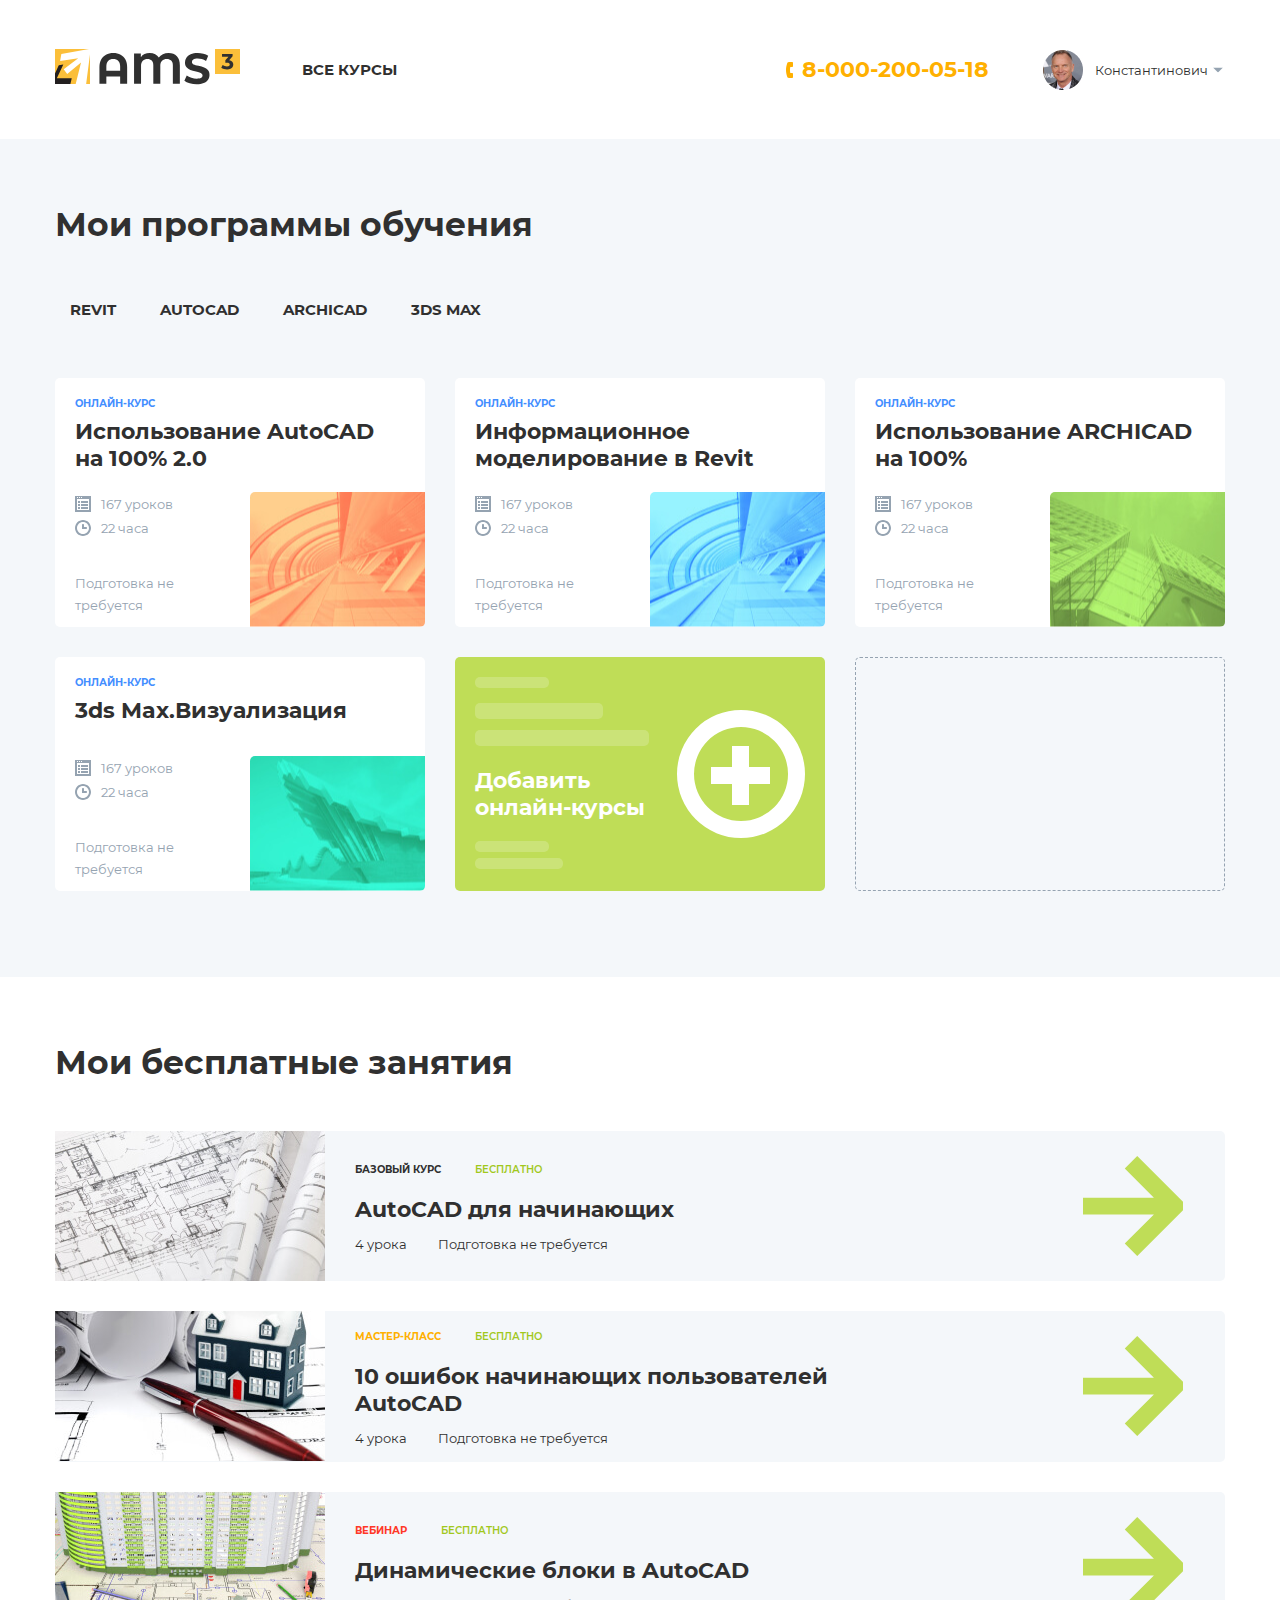
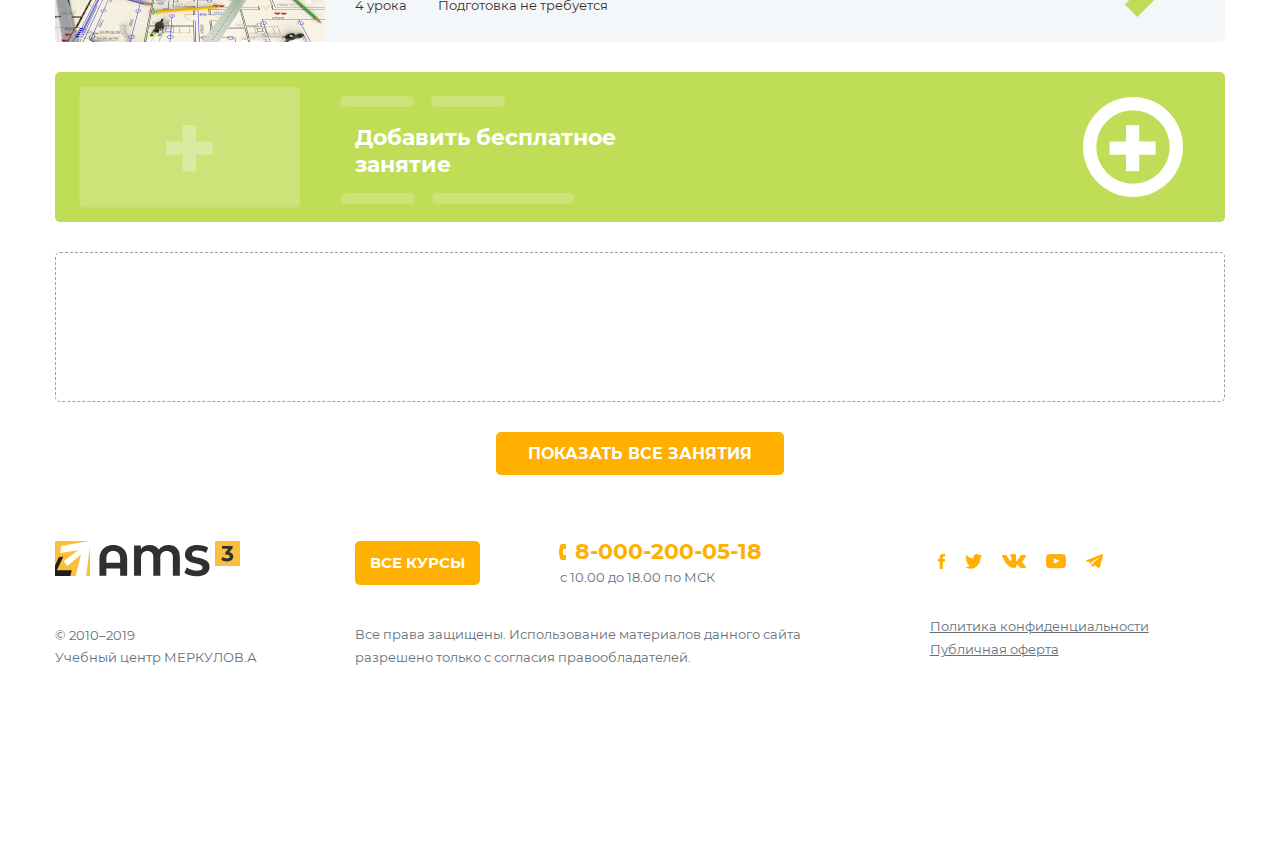
<file: user-cabinet.html>
<!DOCTYPE html>
<html lang="ru">
  <head>
    <meta charset="utf-8">
    <title>Кабинет пользователя</title>
    <meta name="description" content="">
    <link rel="shortcut icon" href="img/favicon/favicon.ico" type="image/x-icon">
    <link rel="apple-touch-icon" href="img/favicon/apple-touch-icon.png">
    <link rel="apple-touch-icon" sizes="72x72" href="img/favicon/apple-touch-icon-72x72.png">
    <link rel="apple-touch-icon" sizes="114x114" href="img/favicon/apple-touch-icon-114x114.png">
    <meta http-equiv="X-UA-Compatible" content="IE=edge">
    <meta name="viewport" content="width=device-width, initial-scale=1, maximum-scale=1">
    <link rel="stylesheet" href="css/main.css">
  </head>
  <body>
    <div id="courses-menu" class="fullpage-menu">
          <svg class="icon icon-close ">
            <use xlink:href="img/icons-svg/symbol/sprite.svg#close"></use>
          </svg>
      <div class="wrapper">
        <div class="fullpage-menu__top">
          <div class="fake-h3">ОНЛАЙН-КУРСЫ</div>
        </div>
        <div class="sidebar-menu__list">
          <ul class="sidebar-menu__nav">
            <li class="sidebar-menu__item active"><a href="#item1" class="sidebar-menu__link"><span>AutoCAD</span>
                    <svg class="icon icon-arrow-right ">
                      <use xlink:href="img/icons-svg/symbol/sprite.svg#arrow-right"></use>
                    </svg>
                    <svg class="icon icon-chevron-down ">
                      <use xlink:href="img/icons-svg/symbol/sprite.svg#chevron-down"></use>
                    </svg></a>
              <ul class="sidebar-menu__subnav">
                <li><a href="#">Использование AutoCAD на 100%. Версия 2.0</a></li>
                <li><a href="#">3D моделирование в AutoCAD</a></li>
                <li><a href="#">Блоки и поля в AutoCAD</a></li>
                <li><a href="#">Советы и хитрости</a></li>
                <li><a href="#">Ускорение и автоматизация в AutoCAD</a></li>
                <li><a href="#">Расчёты и спецификации в AutoCAD</a></li>
                <li><a href="#">Адаптация AutoCAD под стандарты предприятия</a></li>
              </ul>
            </li>
            <li class="sidebar-menu__item"><a href="#item2" class="sidebar-menu__link"><span>Revit</span>
                    <svg class="icon icon-arrow-right ">
                      <use xlink:href="img/icons-svg/symbol/sprite.svg#arrow-right"></use>
                    </svg>
                    <svg class="icon icon-chevron-down ">
                      <use xlink:href="img/icons-svg/symbol/sprite.svg#chevron-down"></use>
                    </svg></a>
              <ul class="sidebar-menu__subnav hidden">
                <li><a href="#">Использование AutoCAD на 100%. Версия 2.0</a></li>
                <li><a href="#">3D моделирование в AutoCAD</a></li>
                <li><a href="#">Блоки и поля в AutoCAD</a></li>
                <li><a href="#">Советы и хитрости</a></li>
                <li><a href="#">Ускорение и автоматизация в AutoCAD</a></li>
                <li><a href="#">Расчёты и спецификации в AutoCAD</a></li>
                <li><a href="#">Адаптация AutoCAD под стандарты предприятия</a></li>
              </ul>
            </li>
            <li class="sidebar-menu__item"><a href="#item3" class="sidebar-menu__link"><span>ARCHICAD</span>
                    <svg class="icon icon-arrow-right ">
                      <use xlink:href="img/icons-svg/symbol/sprite.svg#arrow-right"></use>
                    </svg>
                    <svg class="icon icon-chevron-down ">
                      <use xlink:href="img/icons-svg/symbol/sprite.svg#chevron-down"></use>
                    </svg></a>
              <ul class="sidebar-menu__subnav hidden">
                <li><a href="#">Использование AutoCAD на 100%. Версия 2.0</a></li>
                <li><a href="#">3D моделирование в AutoCAD</a></li>
                <li><a href="#">Блоки и поля в AutoCAD</a></li>
                <li><a href="#">Советы и хитрости</a></li>
                <li><a href="#">Ускорение и автоматизация в AutoCAD</a></li>
                <li><a href="#">Расчёты и спецификации в AutoCAD</a></li>
                <li><a href="#">Адаптация AutoCAD под стандарты предприятия</a></li>
              </ul>
            </li>
            <li class="sidebar-menu__item"><a href="#item4" class="sidebar-menu__link"><span>3ds Max</span>
                    <svg class="icon icon-arrow-right ">
                      <use xlink:href="img/icons-svg/symbol/sprite.svg#arrow-right"></use>
                    </svg>
                    <svg class="icon icon-chevron-down ">
                      <use xlink:href="img/icons-svg/symbol/sprite.svg#chevron-down"></use>
                    </svg></a>
              <ul class="sidebar-menu__subnav hidden">
                <li><a href="#">Использование AutoCAD на 100%. Версия 2.0</a></li>
                <li><a href="#">3D моделирование в AutoCAD</a></li>
                <li><a href="#">Блоки и поля в AutoCAD</a></li>
                <li><a href="#">Советы и хитрости</a></li>
                <li><a href="#">Ускорение и автоматизация в AutoCAD</a></li>
                <li><a href="#">Расчёты и спецификации в AutoCAD</a></li>
                <li><a href="#">Адаптация AutoCAD под стандарты предприятия</a></li>
              </ul>
            </li>
            <li class="sidebar-menu__item"><a href="#item5" class="sidebar-menu__link"><span>Civil 3D</span>
                    <svg class="icon icon-arrow-right ">
                      <use xlink:href="img/icons-svg/symbol/sprite.svg#arrow-right"></use>
                    </svg>
                    <svg class="icon icon-chevron-down ">
                      <use xlink:href="img/icons-svg/symbol/sprite.svg#chevron-down"></use>
                    </svg></a>
              <ul class="sidebar-menu__subnav hidden">
                <li><a href="#">Использование AutoCAD на 100%. Версия 2.0</a></li>
                <li><a href="#">3D моделирование в AutoCAD</a></li>
                <li><a href="#">Блоки и поля в AutoCAD</a></li>
                <li><a href="#">Советы и хитрости</a></li>
                <li><a href="#">Ускорение и автоматизация в AutoCAD</a></li>
                <li><a href="#">Расчёты и спецификации в AutoCAD</a></li>
                <li><a href="#">Адаптация AutoCAD под стандарты предприятия</a></li>
              </ul>
            </li>
          </ul><a href="#" class="button button-empty button-std">Перейти в каталог</a>
        </div>
        <div id="item1" class="fullpage-menu__content">
          <ul class="fullpage-menu__content-nav">
            <li><a href="#">Использование AutoCAD на 100%. Версия 2.0</a></li>
            <li><a href="#">3D моделирование в AutoCAD</a></li>
            <li><a href="#">Блоки и поля в AutoCAD</a></li>
            <li><a href="#">Советы и хитрости</a></li>
            <li><a href="#">Ускорение и автоматизация в AutoCAD</a></li>
            <li><a href="#">Расчёты и спецификации в AutoCAD</a></li>
            <li><a href="#">Адаптация AutoCAD под стандарты предприятия</a></li>
          </ul><a href="#" class="button button-empty button-std">Все курсы по AutoCAD</a>
        </div>
        <div id="item2" class="fullpage-menu__content hidden">
          <ul class="fullpage-menu__content-nav">
            <li><a href="#">Использование AutoCAD на 100%. Версия 2.0</a></li>
            <li><a href="#">3D моделирование в AutoCAD</a></li>
            <li><a href="#">Блоки и поля в AutoCAD</a></li>
            <li><a href="#">Советы и хитрости</a></li>
            <li><a href="#">Ускорение и автоматизация в AutoCAD</a></li>
            <li><a href="#">Расчёты и спецификации в AutoCAD</a></li>
            <li><a href="#">Адаптация AutoCAD под стандарты предприятия</a></li>
          </ul><a href="#" class="button button-empty button-std">Все курсы по Revit</a>
        </div>
        <div id="item3" class="fullpage-menu__content hidden">
          <ul class="fullpage-menu__content-nav">
            <li><a href="#">Использование AutoCAD на 100%. Версия 2.0</a></li>
            <li><a href="#">3D моделирование в AutoCAD</a></li>
            <li><a href="#">Блоки и поля в AutoCAD</a></li>
            <li><a href="#">Советы и хитрости</a></li>
            <li><a href="#">Ускорение и автоматизация в AutoCAD</a></li>
            <li><a href="#">Расчёты и спецификации в AutoCAD</a></li>
            <li><a href="#">Адаптация AutoCAD под стандарты предприятия</a></li>
          </ul><a href="#" class="button button-empty button-std">Все курсы по ARCHICAD</a>
        </div>
        <div id="item4" class="fullpage-menu__content hidden">
          <ul class="fullpage-menu__content-nav">
            <li><a href="#">Использование AutoCAD на 100%. Версия 2.0</a></li>
            <li><a href="#">3D моделирование в AutoCAD</a></li>
            <li><a href="#">Блоки и поля в AutoCAD</a></li>
            <li><a href="#">Советы и хитрости</a></li>
            <li><a href="#">Ускорение и автоматизация в AutoCAD</a></li>
            <li><a href="#">Расчёты и спецификации в AutoCAD</a></li>
            <li><a href="#">Адаптация AutoCAD под стандарты предприятия</a></li>
          </ul><a href="#" class="button button-empty button-std">Все курсы по 3ds Max</a>
        </div>
        <div id="item5" class="fullpage-menu__content hidden">
          <ul class="fullpage-menu__content-nav">
            <li><a href="#">Использование AutoCAD на 100%. Версия 2.0</a></li>
            <li><a href="#">3D моделирование в AutoCAD</a></li>
            <li><a href="#">Блоки и поля в AutoCAD</a></li>
            <li><a href="#">Советы и хитрости</a></li>
            <li><a href="#">Ускорение и автоматизация в AutoCAD</a></li>
            <li><a href="#">Расчёты и спецификации в AutoCAD</a></li>
            <li><a href="#">Адаптация AutoCAD под стандарты предприятия</a></li>
          </ul><a href="#" class="button button-empty button-std">Все курсы по Civil 3D</a>
        </div>
      </div>
    </div>
    <header class="header">
      <div class="wrapper">
        <div class="header-inner"><a href="#" class="toggle-mnu"><span></span></a><a href="#" class="ams-logo"><img src="img/logo.svg" alt="alt"></a>
          <ul class="main-menu">
            <li class="active"><a href="#" data-link="courses-menu">Все курсы </a></li>
          </ul>
          <div class="header-right"><a href="tel" class="main-tel">8-000-200-05-18
                  <svg class="icon icon-phone ">
                    <use xlink:href="img/icons-svg/symbol/sprite.svg#phone"></use>
                  </svg></a>
            <div class="ams-account">
              <div class="ams-userpic"><img src="img/sting.jpg" alt="alt"></div>
              <div class="ams-account__username"><span>Константинович</span>
                    <svg class="icon icon-triangle ">
                      <use xlink:href="img/icons-svg/symbol/sprite.svg#triangle"></use>
                    </svg>
              </div>
              <ul class="ams-account__dropdown">
                <li><a href="#">Мои курсы</a></li>
                <li><a href="#">Настройка профиля</a></li>
                <li><a href="#">Выход</a></li>
              </ul>
            </div>
          </div>
        </div>
      </div>
    </header>
    <section class="programs ams-std-sect bg-gray">
      <div class="wrapper">
        <h2>Мои программы обучения</h2>
        <div class="programs-nav-container">
          <ul class="programs-nav programs-nav--cab">
            <li><a href="#">Revit</a></li>
            <li><a href="#">AutoCAD</a></li>
            <li><a href="#">ARCHICAD</a></li>
            <li><a href="#">3ds Max</a></li>
          </ul>
        </div>
      </div>
      <div class="wrapper ams-card-wrapper"><a href="#" class="ams-card">
          <div class="ams-card__top">
            <div class="ams-card__kind">Онлайн-курс</div>
            <h3>Использование AutoCAD на 100% 2.0</h3>
          </div>
          <div class="ams-card__body">
            <div class="ams-card__text">
              <div class="ams-card__info">
                <div class="ams-card__block">
                      <svg class="icon icon-lessons ">
                        <use xlink:href="img/icons-svg/symbol/sprite.svg#lessons"></use>
                      </svg><span>167 уроков</span>
                </div>
                <div class="ams-card__block">
                      <svg class="icon icon-time ">
                        <use xlink:href="img/icons-svg/symbol/sprite.svg#time"></use>
                      </svg><span>22 часа</span>
                </div>
              </div>
              <p>Подготовка не требуется</p>
            </div>
            <div class="ams-card__img"><img src="img/cards/1.jpg" alt="alt">
                  <svg class="icon icon-arrow-right ">
                    <use xlink:href="img/icons-svg/symbol/sprite.svg#arrow-right"></use>
                  </svg>
            </div>
          </div></a><a href="#" class="ams-card">
          <div class="ams-card__top">
            <div class="ams-card__kind">Онлайн-курс</div>
            <h3>Информационное моделирование в Revit</h3>
          </div>
          <div class="ams-card__body">
            <div class="ams-card__text">
              <div class="ams-card__info">
                <div class="ams-card__block">
                      <svg class="icon icon-lessons ">
                        <use xlink:href="img/icons-svg/symbol/sprite.svg#lessons"></use>
                      </svg><span>167 уроков</span>
                </div>
                <div class="ams-card__block">
                      <svg class="icon icon-time ">
                        <use xlink:href="img/icons-svg/symbol/sprite.svg#time"></use>
                      </svg><span>22 часа</span>
                </div>
              </div>
              <p>Подготовка не требуется</p>
            </div>
            <div class="ams-card__img"><img src="img/cards/2.jpg" alt="alt">
                  <svg class="icon icon-arrow-right ">
                    <use xlink:href="img/icons-svg/symbol/sprite.svg#arrow-right"></use>
                  </svg>
            </div>
          </div></a><a href="#" class="ams-card">
          <div class="ams-card__top">
            <div class="ams-card__kind">Онлайн-курс</div>
            <h3>Использование ARCHICAD на 100%</h3>
          </div>
          <div class="ams-card__body">
            <div class="ams-card__text">
              <div class="ams-card__info">
                <div class="ams-card__block">
                      <svg class="icon icon-lessons ">
                        <use xlink:href="img/icons-svg/symbol/sprite.svg#lessons"></use>
                      </svg><span>167 уроков</span>
                </div>
                <div class="ams-card__block">
                      <svg class="icon icon-time ">
                        <use xlink:href="img/icons-svg/symbol/sprite.svg#time"></use>
                      </svg><span>22 часа</span>
                </div>
              </div>
              <p>Подготовка не требуется</p>
            </div>
            <div class="ams-card__img"><img src="img/cards/3.jpg" alt="alt">
                  <svg class="icon icon-arrow-right ">
                    <use xlink:href="img/icons-svg/symbol/sprite.svg#arrow-right"></use>
                  </svg>
            </div>
          </div></a><a href="#" class="ams-card">
          <div class="ams-card__top">
            <div class="ams-card__kind">Онлайн-курс</div>
            <h3>3ds Max.Визуализация</h3>
          </div>
          <div class="ams-card__body">
            <div class="ams-card__text">
              <div class="ams-card__info">
                <div class="ams-card__block">
                      <svg class="icon icon-lessons ">
                        <use xlink:href="img/icons-svg/symbol/sprite.svg#lessons"></use>
                      </svg><span>167 уроков</span>
                </div>
                <div class="ams-card__block">
                      <svg class="icon icon-time ">
                        <use xlink:href="img/icons-svg/symbol/sprite.svg#time"></use>
                      </svg><span>22 часа</span>
                </div>
              </div>
              <p>Подготовка не требуется</p>
            </div>
            <div class="ams-card__img"><img src="img/cards/4.jpg" alt="alt">
                  <svg class="icon icon-arrow-right ">
                    <use xlink:href="img/icons-svg/symbol/sprite.svg#arrow-right"></use>
                  </svg>
            </div>
          </div></a><a href="#" class="ams-card ams-card--empty">
          <div class="ams-card__placeholder-top"><img src="img/cards/card-placeholder-top.svg" alt="alt"></div>
          <div class="fake-h3">Добавить онлайн-курсы</div>
          <div class="ams-card__placeholder-bottom"><img src="img/cards/card-placeholder-bottom.svg" alt="alt"></div>
              <svg class="icon icon-Plus ">
                <use xlink:href="img/icons-svg/symbol/sprite.svg#Plus"></use>
              </svg></a><a href="#" class="ams-card ams-card--dashed"></a>
      </div>
    </section>
    <section class="free-lessons ams-std-sect">
      <div class="wrapper">
        <h2>Мои бесплатные занятия</h2>
      </div>
      <div class="wrapper ams-card-wrapper"><a href="#" class="ams-card ams-card--wide with-arrow bg-gray base">
          <div style="background-image: url(img/cards/card-wide-1.jpg);" class="ams-card__img">
          </div>
          <div class="ams-card__body">
            <div class="ams-card__header">
              <div class="ams-card__kind">Базовый курс</div>
              <div class="ams-card__tarif">Бесплатно</div>
            </div>
            <h3>AutoCAD для начинающих</h3>
            <div class="ams-card__bottom">
              <div class="ams-card__volume">4 урока</div>
              <div class="ams-card__expr">Подготовка не требуется</div>
            </div>
          </div>
              <svg class="icon icon-arrow-right ">
                <use xlink:href="img/icons-svg/symbol/sprite.svg#arrow-right"></use>
              </svg></a><a href="#" class="ams-card ams-card--wide with-arrow bg-gray master-class">
          <div style="background-image: url(img/cards/card-wide-2.jpg);" class="ams-card__img">
          </div>
          <div class="ams-card__body">
            <div class="ams-card__header">
              <div class="ams-card__kind">Мастер-класс</div>
              <div class="ams-card__tarif">Бесплатно</div>
            </div>
            <h3>10 ошибок начинающих пользователей AutoCAD</h3>
            <div class="ams-card__bottom">
              <div class="ams-card__volume">4 урока</div>
              <div class="ams-card__expr">Подготовка не требуется</div>
            </div>
          </div>
              <svg class="icon icon-arrow-right ">
                <use xlink:href="img/icons-svg/symbol/sprite.svg#arrow-right"></use>
              </svg></a><a href="#" class="ams-card ams-card--wide with-arrow bg-gray webinar">
          <div style="background-image: url(img/cards/card-wide-3.jpg);" class="ams-card__img">
          </div>
          <div class="ams-card__body">
            <div class="ams-card__header">
              <div class="ams-card__kind">Вебинар</div>
              <div class="ams-card__tarif">Бесплатно</div>
            </div>
            <h3>Динамические блоки в AutoCAD</h3>
            <div class="ams-card__bottom">
              <div class="ams-card__volume">4 урока</div>
              <div class="ams-card__expr">Подготовка не требуется</div>
            </div>
          </div>
              <svg class="icon icon-arrow-right ">
                <use xlink:href="img/icons-svg/symbol/sprite.svg#arrow-right"></use>
              </svg></a><a href="#" class="ams-card ams-card--wide with-arrow ams-card--wide-empty">
          <div class="ams-card__img"><img src="img/cards/card-wide-img-placeholder.svg" alt="alt"></div>
          <div class="ams-card__body">
            <div class="ams-card__header"><img src="img/cards/card-wide-placeholder-top.svg" alt="alt"></div>
            <div class="fake-h3">Добавить бесплатное<br>занятие</div>
            <div class="ams-card__bottom"><img src="img/cards/card-wide-placeholder-bottom.svg" alt="alt"><img src="img/cards/card-placeholder-bottom.svg" alt="alt" class="two-stripes"></div>
          </div>
              <svg class="icon icon-Plus ">
                <use xlink:href="img/icons-svg/symbol/sprite.svg#Plus"></use>
              </svg></a><a href="#" class="ams-card ams-card--dashed ams-card--wide"></a>
        <div class="free-lessons__button"><a href="#" class="button">показать все занятия</a></div>
      </div>
    </section>
    <footer class="footer">
      <div class="wrapper">
        <div class="footer-left">
          <div class="footer-left__content"><a href="#" class="ams-logo"><img src="img/logo.svg" alt="alt"></a>
            <p>© 2010–2019 <br>Учебный центр МЕРКУЛОВ.А</p>
          </div><a href="#" class="button button-sm">Все курсы</a>
        </div>
        <div class="footer-middle">
          <div class="footer-middle__top">
            <ul class="main-menu">
              <li class="active"><a href="#">Все курсы</a></li>
            </ul>
            <div class="ams-phone-block"><a href="tel" class="main-tel">8-000-200-05-18
                    <svg class="icon icon-phone ">
                      <use xlink:href="img/icons-svg/symbol/sprite.svg#phone"></use>
                    </svg></a>
              <p>с 10.00 до 18.00 по МСК </p>
            </div>
          </div>
          <p>Все права защищены. Использование материалов данного сайта разрешено только с согласия правообладателей.</p>
        </div>
        <div class="footer-right">
          <ul class="ams-socials">
            <li><a href="#">
                    <svg class="icon icon-fb ">
                      <use xlink:href="img/icons-svg/symbol/sprite.svg#fb"></use>
                    </svg></a></li>
            <li><a href="#">
                    <svg class="icon icon-tw ">
                      <use xlink:href="img/icons-svg/symbol/sprite.svg#tw"></use>
                    </svg></a></li>
            <li><a href="#">
                    <svg class="icon icon-vk ">
                      <use xlink:href="img/icons-svg/symbol/sprite.svg#vk"></use>
                    </svg></a></li>
            <li><a href="#">
                    <svg class="icon icon-yt ">
                      <use xlink:href="img/icons-svg/symbol/sprite.svg#yt"></use>
                    </svg></a></li>
            <li><a href="#">
                    <svg class="icon icon-tg ">
                      <use xlink:href="img/icons-svg/symbol/sprite.svg#tg"></use>
                    </svg></a></li>
          </ul>
          <p><a href="#" class="ams-link">Политика конфиденциальности</a><a href="#" class="ams-link">Публичная оферта</a></p>
          <div class="footer-right__mob-text">
            <p>Все права защищены. <br>Использование материалов данного сайта разрешено только с согласия правообладателей.</p>
            <p>© 2010–2019 <br>Учебный центр МЕРКУЛОВ.А</p>
          </div>
        </div>
      </div>
    </footer>
    <div id="enter-popup" class="ams_popup mfp-hide">
      <div class="ams_popup__inner tabs">
        <div class="ams_popup__header">
          <ul class="tabs__list">
            <li class="tabs__item tabs__item--active"><a href="#item1" class="tabs__link">Создать <br>личный кабинет</a></li>
            <li class="tabs__item"><a href="#item2" class="tabs__link">Войти</a></li>
          </ul>
        </div>
        <div class="ams_popup__body">
          <ul class="tabs__content">
            <li data-tab="#item1" class="tabs__item">
              <div class="ams_popup__spheres">
                <div class="fake-h3">Какие сферы вам интересны?</div>
                <div class="spheres-list"><a href="#" class="button button-empty button-std">Маркетинг</a><a href="#" class="button button-empty button-std">Бизнес и менеджмент</a><a href="#" class="button button-empty button-std">Дизайн и UX</a><a href="#" class="button button-empty button-std">Программирование</a><a href="#" class="button button-empty button-std">Аналитика и данные</a>
                </div><a href="#" id="form-spheres-forward" class="button button-std button-blue hidden">Далее</a>
              </div>
              <form id="second-step-form" class="hidden">
                <label>
                  <input type="text" placeholder="Имя">
                </label>
                <label>
                  <input type="text" placeholder="Электронная почта">
                </label>
                <label>
                  <input type="text" placeholder="+ 7 (123) 123-45-46">
                </label>
                <div class="ams_popup__form-bottom">
                  <button class="button button-std button-blue">Создать аккаунт</button>
                  <p>Нажимая кнопку, принимаю условия <br>политики и пользовательского <br>соглашения</p>
                  <div class="fake-h4">Создать аккаунт через соцсети</div>
                  <ul class="ams-socials-colorised">
                    <li><a href="#"><img src="img/icons-svg/Round-VK.svg" alt=""></a></li>
                    <li><a href="#"><img src="img/icons-svg/Round-Facebook.svg" alt=""></a></li>
                    <li><a href="#"><img src="img/icons-svg/Round-Yandex.svg" alt=""></a></li>
                    <li><a href="#"><img src="img/icons-svg/Round-Mail.svg" alt=""></a></li>
                  </ul>
                </div>
              </form>
              <div class="ams-popup__backward"><a href="#" class="button-backward button button-empty">вернуться назад
                      <svg class="icon icon-arrow-left ">
                        <use xlink:href="img/icons-svg/symbol/sprite.svg#arrow-left"></use>
                      </svg></a></div>
            </li>
            <li data-tab="#item2" class="tabs__item hidden">
              <form>
                <label>
                  <input type="text" placeholder="Электронная почта">
                </label>
                <label>
                  <input type="text" placeholder="Пароль">
                </label>
                <div class="ams_popup__form-bottom">
                  <button class="button button-std button-blue">войти</button>
                  <p>Нажимая кнопку, принимаю условия <br>политики и пользовательского <br>соглашения</p>
                  <div class="fake-h4">Создать аккаунт через соцсети</div>
                  <ul class="ams-socials-colorised">
                    <li><a href="#"><img src="img/icons-svg/Round-VK.svg" alt=""></a></li>
                    <li><a href="#"><img src="img/icons-svg/Round-Facebook.svg" alt=""></a></li>
                    <li><a href="#"><img src="img/icons-svg/Round-Yandex.svg" alt=""></a></li>
                    <li><a href="#"><img src="img/icons-svg/Round-Mail.svg" alt=""></a></li>
                  </ul>
                </div>
              </form>
              <div class="ams-popup__backward"><a href="#" class="button-backward button button-empty">вернуться назад
                      <svg class="icon icon-arrow-left ">
                        <use xlink:href="img/icons-svg/symbol/sprite.svg#arrow-left"></use>
                      </svg></a></div>
            </li>
          </ul>
        </div>
      </div>
    </div>
    <script src="js/libs/jquery/jquery-1.11.2.min.js"></script>
    <script src="js/libs/jquery-ui/jquery-ui.min.js"></script>
    <script src="js/libs/hoverIntent.js"></script>
    <script src="js/libs/magnific-popup/dist/jquery.magnific-popup.min.js"></script>
    <script type="text/javascript" src="js/libs/svg4everybody/svg4everybody.min.js" async onload="svg4everybody();"></script>
    <script src="js/common.js"></script>
  </body>
</html>
</file>
<file: css/main.css>
@font-face {
  font-family: "MontserratRegular";
  font-style: normal;
  font-weight: normal;
  src: url("../fonts/Montserrat/MontserratRegular/Montserrat-Regular.eot?#iefix") format("embedded-opentype"), url("../fonts/Montserrat/MontserratRegular/Montserrat-Regular.woff") format("woff"), url("../fonts/Montserrat/MontserratRegular/Montserrat-Regular.ttf") format("truetype");
}

@font-face {
  font-family: "MontserratMedium";
  font-style: normal;
  font-weight: normal;
  src: url("../fonts/Montserrat/MontserratMedium/Montserrat-Medium.eot?#iefix") format("embedded-opentype"), url("../fonts/Montserrat/MontserratMedium/Montserrat-Medium.woff") format("woff"), url("../fonts/Montserrat/MontserratMedium/Montserrat-Medium.ttf") format("truetype");
}

@font-face {
  font-family: "MontserratBold";
  font-style: normal;
  font-weight: normal;
  src: url("../fonts/Montserrat/MontserratBold/Montserrat-Bold.eot?#iefix") format("embedded-opentype"), url("../fonts/Montserrat/MontserratBold/Montserrat-Bold.woff") format("woff"), url("../fonts/Montserrat/MontserratBold/Montserrat-Bold.ttf") format("truetype");
}

@font-face {
  font-family: "MontserratSemiBold";
  font-style: normal;
  font-weight: normal;
  src: url("../fonts/Montserrat/MontserratSemiBold/Montserrat-SemiBold.eot?#iefix") format("embedded-opentype"), url("../fonts/Montserrat/MontserratSemiBold/Montserrat-SemiBold.woff") format("woff"), url("../fonts/Montserrat/MontserratSemiBold/Montserrat-SemiBold.ttf") format("truetype");
}

@font-face {
  font-family: "MontserratBlack";
  font-style: normal;
  font-weight: normal;
  src: url("../fonts/Montserrat/MontserratBlack/Montserrat-Black.eot?#iefix") format("embedded-opentype"), url("../fonts/Montserrat/MontserratBlack/Montserrat-Black.woff") format("woff"), url("../fonts/Montserrat/MontserratBlack/Montserrat-Black.ttf") format("truetype");
}

/* Magnific Popup CSS */

.mfp-bg {
  top: 0;
  left: 0;
  width: 100%;
  height: 100%;
  z-index: 1042;
  overflow: hidden;
  position: fixed;
  background: #0b0b0b;
  opacity: 0.8;
}

.mfp-wrap {
  top: 0;
  left: 0;
  width: 100%;
  height: 100%;
  z-index: 1043;
  position: fixed;
  outline: none !important;
  -webkit-backface-visibility: hidden;
}

.mfp-container {
  text-align: center;
  position: absolute;
  width: 100%;
  height: 100%;
  left: 0;
  top: 0;
  padding: 0 8px;
  -webkit-box-sizing: border-box;
  box-sizing: border-box;
}

.mfp-container:before {
  content: '';
  display: inline-block;
  height: 100%;
  vertical-align: middle;
}

.mfp-align-top .mfp-container:before {
  display: none;
}

.mfp-content {
  position: relative;
  display: inline-block;
  vertical-align: middle;
  margin: 0 auto;
  text-align: left;
  z-index: 1045;
}

.mfp-inline-holder .mfp-content,
.mfp-ajax-holder .mfp-content {
  width: 100%;
  cursor: auto;
}

.mfp-ajax-cur {
  cursor: progress;
}

.mfp-zoom-out-cur,
.mfp-zoom-out-cur .mfp-image-holder .mfp-close {
  cursor: -webkit-zoom-out;
  cursor: zoom-out;
}

.mfp-zoom {
  cursor: pointer;
  cursor: -webkit-zoom-in;
  cursor: zoom-in;
}

.mfp-auto-cursor .mfp-content {
  cursor: auto;
}

.mfp-close,
.mfp-arrow,
.mfp-preloader,
.mfp-counter {
  -webkit-user-select: none;
  -moz-user-select: none;
  -ms-user-select: none;
  user-select: none;
}

.mfp-loading.mfp-figure {
  display: none;
}

.mfp-hide {
  display: none !important;
}

.mfp-preloader {
  color: #CCC;
  position: absolute;
  top: 50%;
  width: auto;
  text-align: center;
  margin-top: -0.8em;
  left: 8px;
  right: 8px;
  z-index: 1044;
}

.mfp-preloader a {
  color: #CCC;
}

.mfp-preloader a:hover {
  color: #FFF;
}

.mfp-s-ready .mfp-preloader {
  display: none;
}

.mfp-s-error .mfp-content {
  display: none;
}

button.mfp-close,
button.mfp-arrow {
  overflow: visible;
  cursor: pointer;
  background: transparent;
  border: 0;
  -webkit-appearance: none;
  display: block;
  outline: none;
  padding: 0;
  z-index: 1046;
  -webkit-box-shadow: none;
  box-shadow: none;
  -ms-touch-action: manipulation;
  touch-action: manipulation;
}

button::-moz-focus-inner {
  padding: 0;
  border: 0;
}

.mfp-close {
  width: 44px;
  height: 44px;
  line-height: 44px;
  position: absolute;
  right: 0;
  top: 0;
  text-decoration: none;
  text-align: center;
  opacity: 0.65;
  padding: 0 0 18px 10px;
  color: #FFF;
  font-style: normal;
  font-size: 28px;
  font-family: Arial, Baskerville, monospace;
}

.mfp-close:hover,
.mfp-close:focus {
  opacity: 1;
}

.mfp-close:active {
  top: 1px;
}

.mfp-close-btn-in .mfp-close {
  color: #333;
}

.mfp-image-holder .mfp-close,
.mfp-iframe-holder .mfp-close {
  color: #FFF;
  right: -6px;
  text-align: right;
  padding-right: 6px;
  width: 100%;
}

.mfp-counter {
  position: absolute;
  top: 0;
  right: 0;
  color: #CCC;
  font-size: 12px;
  line-height: 18px;
  white-space: nowrap;
}

.mfp-arrow {
  position: absolute;
  opacity: 0.65;
  margin: 0;
  top: 50%;
  margin-top: -55px;
  padding: 0;
  width: 90px;
  height: 110px;
  -webkit-tap-highlight-color: transparent;
}

.mfp-arrow:active {
  margin-top: -54px;
}

.mfp-arrow:hover,
.mfp-arrow:focus {
  opacity: 1;
}

.mfp-arrow:before,
.mfp-arrow:after {
  content: '';
  display: block;
  width: 0;
  height: 0;
  position: absolute;
  left: 0;
  top: 0;
  margin-top: 35px;
  margin-left: 35px;
  border: medium inset transparent;
}

.mfp-arrow:after {
  border-top-width: 13px;
  border-bottom-width: 13px;
  top: 8px;
}

.mfp-arrow:before {
  border-top-width: 21px;
  border-bottom-width: 21px;
  opacity: 0.7;
}

.mfp-arrow-left {
  left: 0;
}

.mfp-arrow-left:after {
  border-right: 17px solid #FFF;
  margin-left: 31px;
}

.mfp-arrow-left:before {
  margin-left: 25px;
  border-right: 27px solid #3F3F3F;
}

.mfp-arrow-right {
  right: 0;
}

.mfp-arrow-right:after {
  border-left: 17px solid #FFF;
  margin-left: 39px;
}

.mfp-arrow-right:before {
  border-left: 27px solid #3F3F3F;
}

.mfp-iframe-holder {
  padding-top: 40px;
  padding-bottom: 40px;
}

.mfp-iframe-holder .mfp-content {
  line-height: 0;
  width: 100%;
  max-width: 900px;
}

.mfp-iframe-holder .mfp-close {
  top: -40px;
}

.mfp-iframe-scaler {
  width: 100%;
  height: 0;
  overflow: hidden;
  padding-top: 56.25%;
}

.mfp-iframe-scaler iframe {
  position: absolute;
  display: block;
  top: 0;
  left: 0;
  width: 100%;
  height: 100%;
  -webkit-box-shadow: 0 0 8px rgba(0, 0, 0, 0.6);
  box-shadow: 0 0 8px rgba(0, 0, 0, 0.6);
  background: #000;
}

/* Main image in popup */

img.mfp-img {
  width: auto;
  max-width: 100%;
  height: auto;
  display: block;
  line-height: 0;
  -webkit-box-sizing: border-box;
  box-sizing: border-box;
  padding: 40px 0 40px;
  margin: 0 auto;
}

/* The shadow behind the image */

.mfp-figure {
  line-height: 0;
}

.mfp-figure:after {
  content: '';
  position: absolute;
  left: 0;
  top: 40px;
  bottom: 40px;
  display: block;
  right: 0;
  width: auto;
  height: auto;
  z-index: -1;
  -webkit-box-shadow: 0 0 8px rgba(0, 0, 0, 0.6);
  box-shadow: 0 0 8px rgba(0, 0, 0, 0.6);
  background: #444;
}

.mfp-figure small {
  color: #BDBDBD;
  display: block;
  font-size: 12px;
  line-height: 14px;
}

.mfp-figure figure {
  margin: 0;
}

.mfp-bottom-bar {
  margin-top: -36px;
  position: absolute;
  top: 100%;
  left: 0;
  width: 100%;
  cursor: auto;
}

.mfp-title {
  text-align: left;
  line-height: 18px;
  color: #F3F3F3;
  word-wrap: break-word;
  padding-right: 36px;
}

.mfp-image-holder .mfp-content {
  max-width: 100%;
}

.mfp-gallery .mfp-image-holder .mfp-figure {
  cursor: pointer;
}

/*! jQuery UI - v1.12.1 - 2019-03-11
* http://jqueryui.com
* Includes: core.css, menu.css, selectmenu.css, button.css, theme.css
* To view and modify this theme, visit http://jqueryui.com/themeroller/?scope=&folderName=base&cornerRadiusShadow=8px&offsetLeftShadow=0px&offsetTopShadow=0px&thicknessShadow=5px&opacityShadow=30&bgImgOpacityShadow=0&bgTextureShadow=flat&bgColorShadow=666666&opacityOverlay=30&bgImgOpacityOverlay=0&bgTextureOverlay=flat&bgColorOverlay=aaaaaa&iconColorError=cc0000&fcError=5f3f3f&borderColorError=f1a899&bgTextureError=flat&bgColorError=fddfdf&iconColorHighlight=777620&fcHighlight=777620&borderColorHighlight=dad55e&bgTextureHighlight=flat&bgColorHighlight=fffa90&iconColorActive=ffffff&fcActive=ffffff&borderColorActive=003eff&bgTextureActive=flat&bgColorActive=007fff&iconColorHover=555555&fcHover=2b2b2b&borderColorHover=cccccc&bgTextureHover=flat&bgColorHover=ededed&iconColorDefault=777777&fcDefault=454545&borderColorDefault=c5c5c5&bgTextureDefault=flat&bgColorDefault=f6f6f6&iconColorContent=444444&fcContent=333333&borderColorContent=dddddd&bgTextureContent=flat&bgColorContent=ffffff&iconColorHeader=444444&fcHeader=333333&borderColorHeader=dddddd&bgTextureHeader=flat&bgColorHeader=e9e9e9&cornerRadius=3px&fwDefault=normal&fsDefault=1em&ffDefault=Arial%2CHelvetica%2Csans-serif
* Copyright jQuery Foundation and other contributors; Licensed MIT */

.ui-helper-hidden {
  display: none;
}

.ui-helper-hidden-accessible {
  border: 0;
  clip: rect(0 0 0 0);
  height: 1px;
  margin: -1px;
  overflow: hidden;
  padding: 0;
  position: absolute;
  width: 1px;
}

.ui-helper-reset {
  margin: 0;
  padding: 0;
  border: 0;
  outline: 0;
  line-height: 1.3;
  text-decoration: none;
  font-size: 100%;
  list-style: none;
}

.ui-helper-clearfix:before,
.ui-helper-clearfix:after {
  content: "";
  display: table;
  border-collapse: collapse;
}

.ui-helper-clearfix:after {
  clear: both;
}

.ui-helper-zfix {
  width: 100%;
  height: 100%;
  top: 0;
  left: 0;
  position: absolute;
  opacity: 0;
  filter: Alpha(Opacity=0);
}

.ui-front {
  z-index: 100;
}

.ui-state-disabled {
  cursor: default !important;
  pointer-events: none;
}

.ui-icon {
  display: inline-block;
  vertical-align: middle;
  margin-top: -.25em;
  position: relative;
  text-indent: -99999px;
  overflow: hidden;
  background-repeat: no-repeat;
}

.ui-widget-icon-block {
  left: 50%;
  margin-left: -8px;
  display: block;
}

.ui-widget-overlay {
  position: fixed;
  top: 0;
  left: 0;
  width: 100%;
  height: 100%;
}

.ui-menu {
  list-style: none;
  padding: 0;
  margin: 0;
  display: block;
  outline: 0;
}

.ui-menu .ui-menu {
  position: absolute;
}

.ui-menu .ui-menu-item {
  margin: 0;
  cursor: pointer;
  list-style-image: url("[data-uri]");
}

.ui-menu .ui-menu-item-wrapper {
  position: relative;
  padding: 3px 1em 3px .4em;
}

.ui-menu .ui-menu-divider {
  margin: 5px 0;
  height: 0;
  font-size: 0;
  line-height: 0;
  border-width: 1px 0 0 0;
}

.ui-menu .ui-state-focus,
.ui-menu .ui-state-active {
  margin: -1px;
}

.ui-menu-icons {
  position: relative;
}

.ui-menu-icons .ui-menu-item-wrapper {
  padding-left: 2em;
}

.ui-menu .ui-icon {
  position: absolute;
  top: 0;
  bottom: 0;
  left: .2em;
  margin: auto 0;
}

.ui-menu .ui-menu-icon {
  left: auto;
  right: 0;
}

.ui-selectmenu-menu {
  padding: 0;
  margin: 0;
  position: absolute;
  top: 0;
  left: 0;
  display: none;
}

.ui-selectmenu-menu .ui-menu {
  overflow: auto;
  overflow-x: hidden;
  padding-bottom: 1px;
}

.ui-selectmenu-menu .ui-menu .ui-selectmenu-optgroup {
  font-size: 1em;
  font-weight: bold;
  line-height: 1.5;
  padding: 2px 0.4em;
  margin: 0.5em 0 0 0;
  height: auto;
  border: 0;
}

.ui-selectmenu-open {
  display: block;
}

.ui-selectmenu-text {
  display: block;
  margin-right: 20px;
  overflow: hidden;
  text-overflow: ellipsis;
}

.ui-selectmenu-button.ui-button {
  text-align: left;
  white-space: nowrap;
  width: 14em;
}

.ui-selectmenu-icon.ui-icon {
  float: right;
  margin-top: 0;
}

.ui-button {
  padding: .4em 1em;
  display: inline-block;
  position: relative;
  line-height: normal;
  margin-right: .1em;
  cursor: pointer;
  vertical-align: middle;
  text-align: center;
  -webkit-user-select: none;
  -moz-user-select: none;
  -ms-user-select: none;
  user-select: none;
  overflow: visible;
}

.ui-button,
.ui-button:link,
.ui-button:visited,
.ui-button:hover,
.ui-button:active {
  text-decoration: none;
}

.ui-button-icon-only {
  width: 2em;
  -webkit-box-sizing: border-box;
  box-sizing: border-box;
  text-indent: -9999px;
  white-space: nowrap;
}

input.ui-button.ui-button-icon-only {
  text-indent: 0;
}

.ui-button-icon-only .ui-icon {
  position: absolute;
  top: 50%;
  left: 50%;
  margin-top: -8px;
  margin-left: -8px;
}

.ui-button.ui-icon-notext .ui-icon {
  padding: 0;
  width: 2.1em;
  height: 2.1em;
  text-indent: -9999px;
  white-space: nowrap;
}

input.ui-button.ui-icon-notext .ui-icon {
  width: auto;
  height: auto;
  text-indent: 0;
  white-space: normal;
  padding: .4em 1em;
}

input.ui-button::-moz-focus-inner,
button.ui-button::-moz-focus-inner {
  border: 0;
  padding: 0;
}

.ui-widget {
  font-family: Arial,Helvetica,sans-serif;
  font-size: 1em;
}

.ui-widget .ui-widget {
  font-size: 1em;
}

.ui-widget input,
.ui-widget select,
.ui-widget textarea,
.ui-widget button {
  font-family: Arial,Helvetica,sans-serif;
  font-size: 1em;
}

.ui-widget.ui-widget-content {
  border: 1px solid #c5c5c5;
}

.ui-widget-content {
  border: 1px solid #ddd;
  background: #fff;
  color: #333;
}

.ui-widget-content a {
  color: #333;
}

.ui-widget-header {
  border: 1px solid #ddd;
  background: #e9e9e9;
  color: #333;
  font-weight: bold;
}

.ui-widget-header a {
  color: #333;
}

.ui-state-default,
.ui-widget-content .ui-state-default,
.ui-widget-header .ui-state-default,
.ui-button,
html .ui-button.ui-state-disabled:hover,
html .ui-button.ui-state-disabled:active {
  border: 1px solid #c5c5c5;
  background: #f6f6f6;
  font-weight: normal;
  color: #454545;
}

.ui-state-default a,
.ui-state-default a:link,
.ui-state-default a:visited,
a.ui-button,
a:link.ui-button,
a:visited.ui-button,
.ui-button {
  color: #454545;
  text-decoration: none;
}

.ui-state-hover,
.ui-widget-content .ui-state-hover,
.ui-widget-header .ui-state-hover,
.ui-state-focus,
.ui-widget-content .ui-state-focus,
.ui-widget-header .ui-state-focus,
.ui-button:hover,
.ui-button:focus {
  border: 1px solid #ccc;
  background: #ededed;
  font-weight: normal;
  color: #2b2b2b;
}

.ui-state-hover a,
.ui-state-hover a:hover,
.ui-state-hover a:link,
.ui-state-hover a:visited,
.ui-state-focus a,
.ui-state-focus a:hover,
.ui-state-focus a:link,
.ui-state-focus a:visited,
a.ui-button:hover,
a.ui-button:focus {
  color: #2b2b2b;
  text-decoration: none;
}

.ui-visual-focus {
  -webkit-box-shadow: 0 0 3px 1px #5e9ed6;
  box-shadow: 0 0 3px 1px #5e9ed6;
}

.ui-state-active,
.ui-widget-content .ui-state-active,
.ui-widget-header .ui-state-active,
a.ui-button:active,
.ui-button:active,
.ui-button.ui-state-active:hover {
  border: 1px solid #003eff;
  background: #007fff;
  font-weight: normal;
  color: #fff;
}

.ui-icon-background,
.ui-state-active .ui-icon-background {
  border: #003eff;
  background-color: #fff;
}

.ui-state-active a,
.ui-state-active a:link,
.ui-state-active a:visited {
  color: #fff;
  text-decoration: none;
}

.ui-state-highlight,
.ui-widget-content .ui-state-highlight,
.ui-widget-header .ui-state-highlight {
  border: 1px solid #dad55e;
  background: #fffa90;
  color: #777620;
}

.ui-state-checked {
  border: 1px solid #dad55e;
  background: #fffa90;
}

.ui-state-highlight a,
.ui-widget-content .ui-state-highlight a,
.ui-widget-header .ui-state-highlight a {
  color: #777620;
}

.ui-state-error,
.ui-widget-content .ui-state-error,
.ui-widget-header .ui-state-error {
  border: 1px solid #f1a899;
  background: #fddfdf;
  color: #5f3f3f;
}

.ui-state-error a,
.ui-widget-content .ui-state-error a,
.ui-widget-header .ui-state-error a {
  color: #5f3f3f;
}

.ui-state-error-text,
.ui-widget-content .ui-state-error-text,
.ui-widget-header .ui-state-error-text {
  color: #5f3f3f;
}

.ui-priority-primary,
.ui-widget-content .ui-priority-primary,
.ui-widget-header .ui-priority-primary {
  font-weight: bold;
}

.ui-priority-secondary,
.ui-widget-content .ui-priority-secondary,
.ui-widget-header .ui-priority-secondary {
  opacity: .7;
  filter: Alpha(Opacity=70);
  font-weight: normal;
}

.ui-state-disabled,
.ui-widget-content .ui-state-disabled,
.ui-widget-header .ui-state-disabled {
  opacity: .35;
  filter: Alpha(Opacity=35);
  background-image: none;
}

.ui-state-disabled .ui-icon {
  filter: Alpha(Opacity=35);
}

.ui-icon {
  width: 16px;
  height: 16px;
}

.ui-icon,
.ui-widget-content .ui-icon {
  background-image: url("images/ui-icons_444444_256x240.png");
}

.ui-widget-header .ui-icon {
  background-image: url("images/ui-icons_444444_256x240.png");
}

.ui-state-hover .ui-icon,
.ui-state-focus .ui-icon,
.ui-button:hover .ui-icon,
.ui-button:focus .ui-icon {
  background-image: url("images/ui-icons_555555_256x240.png");
}

.ui-state-active .ui-icon,
.ui-button:active .ui-icon {
  background-image: url("images/ui-icons_ffffff_256x240.png");
}

.ui-state-highlight .ui-icon,
.ui-button .ui-state-highlight.ui-icon {
  background-image: url("images/ui-icons_777620_256x240.png");
}

.ui-state-error .ui-icon,
.ui-state-error-text .ui-icon {
  background-image: url("images/ui-icons_cc0000_256x240.png");
}

.ui-button .ui-icon {
  background-image: url("images/ui-icons_777777_256x240.png");
}

.ui-icon-blank {
  background-position: 16px 16px;
}

.ui-icon-caret-1-n {
  background-position: 0 0;
}

.ui-icon-caret-1-ne {
  background-position: -16px 0;
}

.ui-icon-caret-1-e {
  background-position: -32px 0;
}

.ui-icon-caret-1-se {
  background-position: -48px 0;
}

.ui-icon-caret-1-s {
  background-position: -65px 0;
}

.ui-icon-caret-1-sw {
  background-position: -80px 0;
}

.ui-icon-caret-1-w {
  background-position: -96px 0;
}

.ui-icon-caret-1-nw {
  background-position: -112px 0;
}

.ui-icon-caret-2-n-s {
  background-position: -128px 0;
}

.ui-icon-caret-2-e-w {
  background-position: -144px 0;
}

.ui-icon-triangle-1-n {
  background-position: 0 -16px;
}

.ui-icon-triangle-1-ne {
  background-position: -16px -16px;
}

.ui-icon-triangle-1-e {
  background-position: -32px -16px;
}

.ui-icon-triangle-1-se {
  background-position: -48px -16px;
}

.ui-icon-triangle-1-s {
  background-position: -65px -16px;
}

.ui-icon-triangle-1-sw {
  background-position: -80px -16px;
}

.ui-icon-triangle-1-w {
  background-position: -96px -16px;
}

.ui-icon-triangle-1-nw {
  background-position: -112px -16px;
}

.ui-icon-triangle-2-n-s {
  background-position: -128px -16px;
}

.ui-icon-triangle-2-e-w {
  background-position: -144px -16px;
}

.ui-icon-arrow-1-n {
  background-position: 0 -32px;
}

.ui-icon-arrow-1-ne {
  background-position: -16px -32px;
}

.ui-icon-arrow-1-e {
  background-position: -32px -32px;
}

.ui-icon-arrow-1-se {
  background-position: -48px -32px;
}

.ui-icon-arrow-1-s {
  background-position: -65px -32px;
}

.ui-icon-arrow-1-sw {
  background-position: -80px -32px;
}

.ui-icon-arrow-1-w {
  background-position: -96px -32px;
}

.ui-icon-arrow-1-nw {
  background-position: -112px -32px;
}

.ui-icon-arrow-2-n-s {
  background-position: -128px -32px;
}

.ui-icon-arrow-2-ne-sw {
  background-position: -144px -32px;
}

.ui-icon-arrow-2-e-w {
  background-position: -160px -32px;
}

.ui-icon-arrow-2-se-nw {
  background-position: -176px -32px;
}

.ui-icon-arrowstop-1-n {
  background-position: -192px -32px;
}

.ui-icon-arrowstop-1-e {
  background-position: -208px -32px;
}

.ui-icon-arrowstop-1-s {
  background-position: -224px -32px;
}

.ui-icon-arrowstop-1-w {
  background-position: -240px -32px;
}

.ui-icon-arrowthick-1-n {
  background-position: 1px -48px;
}

.ui-icon-arrowthick-1-ne {
  background-position: -16px -48px;
}

.ui-icon-arrowthick-1-e {
  background-position: -32px -48px;
}

.ui-icon-arrowthick-1-se {
  background-position: -48px -48px;
}

.ui-icon-arrowthick-1-s {
  background-position: -64px -48px;
}

.ui-icon-arrowthick-1-sw {
  background-position: -80px -48px;
}

.ui-icon-arrowthick-1-w {
  background-position: -96px -48px;
}

.ui-icon-arrowthick-1-nw {
  background-position: -112px -48px;
}

.ui-icon-arrowthick-2-n-s {
  background-position: -128px -48px;
}

.ui-icon-arrowthick-2-ne-sw {
  background-position: -144px -48px;
}

.ui-icon-arrowthick-2-e-w {
  background-position: -160px -48px;
}

.ui-icon-arrowthick-2-se-nw {
  background-position: -176px -48px;
}

.ui-icon-arrowthickstop-1-n {
  background-position: -192px -48px;
}

.ui-icon-arrowthickstop-1-e {
  background-position: -208px -48px;
}

.ui-icon-arrowthickstop-1-s {
  background-position: -224px -48px;
}

.ui-icon-arrowthickstop-1-w {
  background-position: -240px -48px;
}

.ui-icon-arrowreturnthick-1-w {
  background-position: 0 -64px;
}

.ui-icon-arrowreturnthick-1-n {
  background-position: -16px -64px;
}

.ui-icon-arrowreturnthick-1-e {
  background-position: -32px -64px;
}

.ui-icon-arrowreturnthick-1-s {
  background-position: -48px -64px;
}

.ui-icon-arrowreturn-1-w {
  background-position: -64px -64px;
}

.ui-icon-arrowreturn-1-n {
  background-position: -80px -64px;
}

.ui-icon-arrowreturn-1-e {
  background-position: -96px -64px;
}

.ui-icon-arrowreturn-1-s {
  background-position: -112px -64px;
}

.ui-icon-arrowrefresh-1-w {
  background-position: -128px -64px;
}

.ui-icon-arrowrefresh-1-n {
  background-position: -144px -64px;
}

.ui-icon-arrowrefresh-1-e {
  background-position: -160px -64px;
}

.ui-icon-arrowrefresh-1-s {
  background-position: -176px -64px;
}

.ui-icon-arrow-4 {
  background-position: 0 -80px;
}

.ui-icon-arrow-4-diag {
  background-position: -16px -80px;
}

.ui-icon-extlink {
  background-position: -32px -80px;
}

.ui-icon-newwin {
  background-position: -48px -80px;
}

.ui-icon-refresh {
  background-position: -64px -80px;
}

.ui-icon-shuffle {
  background-position: -80px -80px;
}

.ui-icon-transfer-e-w {
  background-position: -96px -80px;
}

.ui-icon-transferthick-e-w {
  background-position: -112px -80px;
}

.ui-icon-folder-collapsed {
  background-position: 0 -96px;
}

.ui-icon-folder-open {
  background-position: -16px -96px;
}

.ui-icon-document {
  background-position: -32px -96px;
}

.ui-icon-document-b {
  background-position: -48px -96px;
}

.ui-icon-note {
  background-position: -64px -96px;
}

.ui-icon-mail-closed {
  background-position: -80px -96px;
}

.ui-icon-mail-open {
  background-position: -96px -96px;
}

.ui-icon-suitcase {
  background-position: -112px -96px;
}

.ui-icon-comment {
  background-position: -128px -96px;
}

.ui-icon-person {
  background-position: -144px -96px;
}

.ui-icon-print {
  background-position: -160px -96px;
}

.ui-icon-trash {
  background-position: -176px -96px;
}

.ui-icon-locked {
  background-position: -192px -96px;
}

.ui-icon-unlocked {
  background-position: -208px -96px;
}

.ui-icon-bookmark {
  background-position: -224px -96px;
}

.ui-icon-tag {
  background-position: -240px -96px;
}

.ui-icon-home {
  background-position: 0 -112px;
}

.ui-icon-flag {
  background-position: -16px -112px;
}

.ui-icon-calendar {
  background-position: -32px -112px;
}

.ui-icon-cart {
  background-position: -48px -112px;
}

.ui-icon-pencil {
  background-position: -64px -112px;
}

.ui-icon-clock {
  background-position: -80px -112px;
}

.ui-icon-disk {
  background-position: -96px -112px;
}

.ui-icon-calculator {
  background-position: -112px -112px;
}

.ui-icon-zoomin {
  background-position: -128px -112px;
}

.ui-icon-zoomout {
  background-position: -144px -112px;
}

.ui-icon-search {
  background-position: -160px -112px;
}

.ui-icon-wrench {
  background-position: -176px -112px;
}

.ui-icon-gear {
  background-position: -192px -112px;
}

.ui-icon-heart {
  background-position: -208px -112px;
}

.ui-icon-star {
  background-position: -224px -112px;
}

.ui-icon-link {
  background-position: -240px -112px;
}

.ui-icon-cancel {
  background-position: 0 -128px;
}

.ui-icon-plus {
  background-position: -16px -128px;
}

.ui-icon-plusthick {
  background-position: -32px -128px;
}

.ui-icon-minus {
  background-position: -48px -128px;
}

.ui-icon-minusthick {
  background-position: -64px -128px;
}

.ui-icon-close {
  background-position: -80px -128px;
}

.ui-icon-closethick {
  background-position: -96px -128px;
}

.ui-icon-key {
  background-position: -112px -128px;
}

.ui-icon-lightbulb {
  background-position: -128px -128px;
}

.ui-icon-scissors {
  background-position: -144px -128px;
}

.ui-icon-clipboard {
  background-position: -160px -128px;
}

.ui-icon-copy {
  background-position: -176px -128px;
}

.ui-icon-contact {
  background-position: -192px -128px;
}

.ui-icon-image {
  background-position: -208px -128px;
}

.ui-icon-video {
  background-position: -224px -128px;
}

.ui-icon-script {
  background-position: -240px -128px;
}

.ui-icon-alert {
  background-position: 0 -144px;
}

.ui-icon-info {
  background-position: -16px -144px;
}

.ui-icon-notice {
  background-position: -32px -144px;
}

.ui-icon-help {
  background-position: -48px -144px;
}

.ui-icon-check {
  background-position: -64px -144px;
}

.ui-icon-bullet {
  background-position: -80px -144px;
}

.ui-icon-radio-on {
  background-position: -96px -144px;
}

.ui-icon-radio-off {
  background-position: -112px -144px;
}

.ui-icon-pin-w {
  background-position: -128px -144px;
}

.ui-icon-pin-s {
  background-position: -144px -144px;
}

.ui-icon-play {
  background-position: 0 -160px;
}

.ui-icon-pause {
  background-position: -16px -160px;
}

.ui-icon-seek-next {
  background-position: -32px -160px;
}

.ui-icon-seek-prev {
  background-position: -48px -160px;
}

.ui-icon-seek-end {
  background-position: -64px -160px;
}

.ui-icon-seek-start {
  background-position: -80px -160px;
}

.ui-icon-seek-first {
  background-position: -80px -160px;
}

.ui-icon-stop {
  background-position: -96px -160px;
}

.ui-icon-eject {
  background-position: -112px -160px;
}

.ui-icon-volume-off {
  background-position: -128px -160px;
}

.ui-icon-volume-on {
  background-position: -144px -160px;
}

.ui-icon-power {
  background-position: 0 -176px;
}

.ui-icon-signal-diag {
  background-position: -16px -176px;
}

.ui-icon-signal {
  background-position: -32px -176px;
}

.ui-icon-battery-0 {
  background-position: -48px -176px;
}

.ui-icon-battery-1 {
  background-position: -64px -176px;
}

.ui-icon-battery-2 {
  background-position: -80px -176px;
}

.ui-icon-battery-3 {
  background-position: -96px -176px;
}

.ui-icon-circle-plus {
  background-position: 0 -192px;
}

.ui-icon-circle-minus {
  background-position: -16px -192px;
}

.ui-icon-circle-close {
  background-position: -32px -192px;
}

.ui-icon-circle-triangle-e {
  background-position: -48px -192px;
}

.ui-icon-circle-triangle-s {
  background-position: -64px -192px;
}

.ui-icon-circle-triangle-w {
  background-position: -80px -192px;
}

.ui-icon-circle-triangle-n {
  background-position: -96px -192px;
}

.ui-icon-circle-arrow-e {
  background-position: -112px -192px;
}

.ui-icon-circle-arrow-s {
  background-position: -128px -192px;
}

.ui-icon-circle-arrow-w {
  background-position: -144px -192px;
}

.ui-icon-circle-arrow-n {
  background-position: -160px -192px;
}

.ui-icon-circle-zoomin {
  background-position: -176px -192px;
}

.ui-icon-circle-zoomout {
  background-position: -192px -192px;
}

.ui-icon-circle-check {
  background-position: -208px -192px;
}

.ui-icon-circlesmall-plus {
  background-position: 0 -208px;
}

.ui-icon-circlesmall-minus {
  background-position: -16px -208px;
}

.ui-icon-circlesmall-close {
  background-position: -32px -208px;
}

.ui-icon-squaresmall-plus {
  background-position: -48px -208px;
}

.ui-icon-squaresmall-minus {
  background-position: -64px -208px;
}

.ui-icon-squaresmall-close {
  background-position: -80px -208px;
}

.ui-icon-grip-dotted-vertical {
  background-position: 0 -224px;
}

.ui-icon-grip-dotted-horizontal {
  background-position: -16px -224px;
}

.ui-icon-grip-solid-vertical {
  background-position: -32px -224px;
}

.ui-icon-grip-solid-horizontal {
  background-position: -48px -224px;
}

.ui-icon-gripsmall-diagonal-se {
  background-position: -64px -224px;
}

.ui-icon-grip-diagonal-se {
  background-position: -80px -224px;
}

.ui-corner-all,
.ui-corner-top,
.ui-corner-left,
.ui-corner-tl {
  -webkit-border-top-left-radius: 3px;
  border-top-left-radius: 3px;
}

.ui-corner-all,
.ui-corner-top,
.ui-corner-right,
.ui-corner-tr {
  -webkit-border-top-right-radius: 3px;
  border-top-right-radius: 3px;
}

.ui-corner-all,
.ui-corner-bottom,
.ui-corner-left,
.ui-corner-bl {
  -webkit-border-bottom-left-radius: 3px;
  border-bottom-left-radius: 3px;
}

.ui-corner-all,
.ui-corner-bottom,
.ui-corner-right,
.ui-corner-br {
  -webkit-border-bottom-right-radius: 3px;
  border-bottom-right-radius: 3px;
}

.ui-widget-overlay {
  background: #aaa;
  opacity: .3;
  filter: Alpha(Opacity=30);
}

.ui-widget-shadow {
  -webkit-box-shadow: 0 0 5px #666;
  box-shadow: 0 0 5px #666;
}

/*!
 * jQuery UI CSS Framework 1.12.1
 * http://jqueryui.com
 *
 * Copyright jQuery Foundation and other contributors
 * Released under the MIT license.
 * http://jquery.org/license
 *
 * http://api.jqueryui.com/category/theming/
 *
 * To view and modify this theme, visit http://jqueryui.com/themeroller/?scope=&folderName=base&cornerRadiusShadow=8px&offsetLeftShadow=0px&offsetTopShadow=0px&thicknessShadow=5px&opacityShadow=30&bgImgOpacityShadow=0&bgTextureShadow=flat&bgColorShadow=666666&opacityOverlay=30&bgImgOpacityOverlay=0&bgTextureOverlay=flat&bgColorOverlay=aaaaaa&iconColorError=cc0000&fcError=5f3f3f&borderColorError=f1a899&bgTextureError=flat&bgColorError=fddfdf&iconColorHighlight=777620&fcHighlight=777620&borderColorHighlight=dad55e&bgTextureHighlight=flat&bgColorHighlight=fffa90&iconColorActive=ffffff&fcActive=ffffff&borderColorActive=003eff&bgTextureActive=flat&bgColorActive=007fff&iconColorHover=555555&fcHover=2b2b2b&borderColorHover=cccccc&bgTextureHover=flat&bgColorHover=ededed&iconColorDefault=777777&fcDefault=454545&borderColorDefault=c5c5c5&bgTextureDefault=flat&bgColorDefault=f6f6f6&iconColorContent=444444&fcContent=333333&borderColorContent=dddddd&bgTextureContent=flat&bgColorContent=ffffff&iconColorHeader=444444&fcHeader=333333&borderColorHeader=dddddd&bgTextureHeader=flat&bgColorHeader=e9e9e9&cornerRadius=3px&fwDefault=normal&fsDefault=1em&ffDefault=Arial%2CHelvetica%2Csans-serif
 */

/* Component containers
----------------------------------*/

.ui-widget {
  font-family: Arial,Helvetica,sans-serif;
  font-size: 1em;
}

.ui-widget .ui-widget {
  font-size: 1em;
}

.ui-widget input,
.ui-widget select,
.ui-widget textarea,
.ui-widget button {
  font-family: Arial,Helvetica,sans-serif;
  font-size: 1em;
}

.ui-widget.ui-widget-content {
  border: 1px solid #c5c5c5;
}

.ui-widget-content {
  border: 1px solid #dddddd;
  background: #ffffff;
  color: #333333;
}

.ui-widget-content a {
  color: #333333;
}

.ui-widget-header {
  border: 1px solid #dddddd;
  background: #e9e9e9;
  color: #333333;
  font-weight: bold;
}

.ui-widget-header a {
  color: #333333;
}

/* Interaction states
----------------------------------*/

.ui-state-default,
.ui-widget-content .ui-state-default,
.ui-widget-header .ui-state-default,
.ui-button,
html .ui-button.ui-state-disabled:hover,
html .ui-button.ui-state-disabled:active {
  border: 1px solid #c5c5c5;
  background: #f6f6f6;
  font-weight: normal;
  color: #454545;
}

.ui-state-default a,
.ui-state-default a:link,
.ui-state-default a:visited,
a.ui-button,
a:link.ui-button,
a:visited.ui-button,
.ui-button {
  color: #454545;
  text-decoration: none;
}

.ui-state-hover,
.ui-widget-content .ui-state-hover,
.ui-widget-header .ui-state-hover,
.ui-state-focus,
.ui-widget-content .ui-state-focus,
.ui-widget-header .ui-state-focus,
.ui-button:hover,
.ui-button:focus {
  border: 1px solid #cccccc;
  background: #ededed;
  font-weight: normal;
  color: #2b2b2b;
}

.ui-state-hover a,
.ui-state-hover a:hover,
.ui-state-hover a:link,
.ui-state-hover a:visited,
.ui-state-focus a,
.ui-state-focus a:hover,
.ui-state-focus a:link,
.ui-state-focus a:visited,
a.ui-button:hover,
a.ui-button:focus {
  color: #2b2b2b;
  text-decoration: none;
}

.ui-visual-focus {
  -webkit-box-shadow: 0 0 3px 1px #5e9ed6;
  box-shadow: 0 0 3px 1px #5e9ed6;
}

.ui-state-active,
.ui-widget-content .ui-state-active,
.ui-widget-header .ui-state-active,
a.ui-button:active,
.ui-button:active,
.ui-button.ui-state-active:hover {
  border: 1px solid #003eff;
  background: #007fff;
  font-weight: normal;
  color: #ffffff;
}

.ui-icon-background,
.ui-state-active .ui-icon-background {
  border: #003eff;
  background-color: #ffffff;
}

.ui-state-active a,
.ui-state-active a:link,
.ui-state-active a:visited {
  color: #ffffff;
  text-decoration: none;
}

/* Interaction Cues
----------------------------------*/

.ui-state-highlight,
.ui-widget-content .ui-state-highlight,
.ui-widget-header .ui-state-highlight {
  border: 1px solid #dad55e;
  background: #fffa90;
  color: #777620;
}

.ui-state-checked {
  border: 1px solid #dad55e;
  background: #fffa90;
}

.ui-state-highlight a,
.ui-widget-content .ui-state-highlight a,
.ui-widget-header .ui-state-highlight a {
  color: #777620;
}

.ui-state-error,
.ui-widget-content .ui-state-error,
.ui-widget-header .ui-state-error {
  border: 1px solid #f1a899;
  background: #fddfdf;
  color: #5f3f3f;
}

.ui-state-error a,
.ui-widget-content .ui-state-error a,
.ui-widget-header .ui-state-error a {
  color: #5f3f3f;
}

.ui-state-error-text,
.ui-widget-content .ui-state-error-text,
.ui-widget-header .ui-state-error-text {
  color: #5f3f3f;
}

.ui-priority-primary,
.ui-widget-content .ui-priority-primary,
.ui-widget-header .ui-priority-primary {
  font-weight: bold;
}

.ui-priority-secondary,
.ui-widget-content .ui-priority-secondary,
.ui-widget-header .ui-priority-secondary {
  opacity: .7;
  filter: Alpha(Opacity=70);
  /* support: IE8 */
  font-weight: normal;
}

.ui-state-disabled,
.ui-widget-content .ui-state-disabled,
.ui-widget-header .ui-state-disabled {
  opacity: .35;
  filter: Alpha(Opacity=35);
  /* support: IE8 */
  background-image: none;
}

.ui-state-disabled .ui-icon {
  filter: Alpha(Opacity=35);
  /* support: IE8 - See #6059 */
}

/* Icons
----------------------------------*/

/* states and images */

.ui-icon {
  width: 16px;
  height: 16px;
}

.ui-icon,
.ui-widget-content .ui-icon {
  background-image: url("../js/libs/jquery-ui/images/ui-icons_444444_256x240.png");
}

.ui-widget-header .ui-icon {
  background-image: url("../js/libs/jquery-ui/images/ui-icons_444444_256x240.png");
}

.ui-state-hover .ui-icon,
.ui-state-focus .ui-icon,
.ui-button:hover .ui-icon,
.ui-button:focus .ui-icon {
  background-image: url("../js/libs/jquery-ui/images/ui-icons_555555_256x240.png");
}

.ui-state-active .ui-icon,
.ui-button:active .ui-icon {
  background-image: url("../js/libs/jquery-ui/images/ui-icons_ffffff_256x240.png");
}

.ui-state-highlight .ui-icon,
.ui-button .ui-state-highlight.ui-icon {
  background-image: url("../js/libs/jquery-ui/images/ui-icons_777620_256x240.png");
}

.ui-state-error .ui-icon,
.ui-state-error-text .ui-icon {
  background-image: url("../js/libs/jquery-ui/images/ui-icons_cc0000_256x240.png");
}

.ui-button .ui-icon {
  background-image: url("../js/libs/jquery-ui/images/ui-icons_777777_256x240.png");
}

/* positioning */

.ui-icon-blank {
  background-position: 16px 16px;
}

.ui-icon-caret-1-n {
  background-position: 0 0;
}

.ui-icon-caret-1-ne {
  background-position: -16px 0;
}

.ui-icon-caret-1-e {
  background-position: -32px 0;
}

.ui-icon-caret-1-se {
  background-position: -48px 0;
}

.ui-icon-caret-1-s {
  background-position: -65px 0;
}

.ui-icon-caret-1-sw {
  background-position: -80px 0;
}

.ui-icon-caret-1-w {
  background-position: -96px 0;
}

.ui-icon-caret-1-nw {
  background-position: -112px 0;
}

.ui-icon-caret-2-n-s {
  background-position: -128px 0;
}

.ui-icon-caret-2-e-w {
  background-position: -144px 0;
}

.ui-icon-triangle-1-n {
  background-position: 0 -16px;
}

.ui-icon-triangle-1-ne {
  background-position: -16px -16px;
}

.ui-icon-triangle-1-e {
  background-position: -32px -16px;
}

.ui-icon-triangle-1-se {
  background-position: -48px -16px;
}

.ui-icon-triangle-1-s {
  background-position: -65px -16px;
}

.ui-icon-triangle-1-sw {
  background-position: -80px -16px;
}

.ui-icon-triangle-1-w {
  background-position: -96px -16px;
}

.ui-icon-triangle-1-nw {
  background-position: -112px -16px;
}

.ui-icon-triangle-2-n-s {
  background-position: -128px -16px;
}

.ui-icon-triangle-2-e-w {
  background-position: -144px -16px;
}

.ui-icon-arrow-1-n {
  background-position: 0 -32px;
}

.ui-icon-arrow-1-ne {
  background-position: -16px -32px;
}

.ui-icon-arrow-1-e {
  background-position: -32px -32px;
}

.ui-icon-arrow-1-se {
  background-position: -48px -32px;
}

.ui-icon-arrow-1-s {
  background-position: -65px -32px;
}

.ui-icon-arrow-1-sw {
  background-position: -80px -32px;
}

.ui-icon-arrow-1-w {
  background-position: -96px -32px;
}

.ui-icon-arrow-1-nw {
  background-position: -112px -32px;
}

.ui-icon-arrow-2-n-s {
  background-position: -128px -32px;
}

.ui-icon-arrow-2-ne-sw {
  background-position: -144px -32px;
}

.ui-icon-arrow-2-e-w {
  background-position: -160px -32px;
}

.ui-icon-arrow-2-se-nw {
  background-position: -176px -32px;
}

.ui-icon-arrowstop-1-n {
  background-position: -192px -32px;
}

.ui-icon-arrowstop-1-e {
  background-position: -208px -32px;
}

.ui-icon-arrowstop-1-s {
  background-position: -224px -32px;
}

.ui-icon-arrowstop-1-w {
  background-position: -240px -32px;
}

.ui-icon-arrowthick-1-n {
  background-position: 1px -48px;
}

.ui-icon-arrowthick-1-ne {
  background-position: -16px -48px;
}

.ui-icon-arrowthick-1-e {
  background-position: -32px -48px;
}

.ui-icon-arrowthick-1-se {
  background-position: -48px -48px;
}

.ui-icon-arrowthick-1-s {
  background-position: -64px -48px;
}

.ui-icon-arrowthick-1-sw {
  background-position: -80px -48px;
}

.ui-icon-arrowthick-1-w {
  background-position: -96px -48px;
}

.ui-icon-arrowthick-1-nw {
  background-position: -112px -48px;
}

.ui-icon-arrowthick-2-n-s {
  background-position: -128px -48px;
}

.ui-icon-arrowthick-2-ne-sw {
  background-position: -144px -48px;
}

.ui-icon-arrowthick-2-e-w {
  background-position: -160px -48px;
}

.ui-icon-arrowthick-2-se-nw {
  background-position: -176px -48px;
}

.ui-icon-arrowthickstop-1-n {
  background-position: -192px -48px;
}

.ui-icon-arrowthickstop-1-e {
  background-position: -208px -48px;
}

.ui-icon-arrowthickstop-1-s {
  background-position: -224px -48px;
}

.ui-icon-arrowthickstop-1-w {
  background-position: -240px -48px;
}

.ui-icon-arrowreturnthick-1-w {
  background-position: 0 -64px;
}

.ui-icon-arrowreturnthick-1-n {
  background-position: -16px -64px;
}

.ui-icon-arrowreturnthick-1-e {
  background-position: -32px -64px;
}

.ui-icon-arrowreturnthick-1-s {
  background-position: -48px -64px;
}

.ui-icon-arrowreturn-1-w {
  background-position: -64px -64px;
}

.ui-icon-arrowreturn-1-n {
  background-position: -80px -64px;
}

.ui-icon-arrowreturn-1-e {
  background-position: -96px -64px;
}

.ui-icon-arrowreturn-1-s {
  background-position: -112px -64px;
}

.ui-icon-arrowrefresh-1-w {
  background-position: -128px -64px;
}

.ui-icon-arrowrefresh-1-n {
  background-position: -144px -64px;
}

.ui-icon-arrowrefresh-1-e {
  background-position: -160px -64px;
}

.ui-icon-arrowrefresh-1-s {
  background-position: -176px -64px;
}

.ui-icon-arrow-4 {
  background-position: 0 -80px;
}

.ui-icon-arrow-4-diag {
  background-position: -16px -80px;
}

.ui-icon-extlink {
  background-position: -32px -80px;
}

.ui-icon-newwin {
  background-position: -48px -80px;
}

.ui-icon-refresh {
  background-position: -64px -80px;
}

.ui-icon-shuffle {
  background-position: -80px -80px;
}

.ui-icon-transfer-e-w {
  background-position: -96px -80px;
}

.ui-icon-transferthick-e-w {
  background-position: -112px -80px;
}

.ui-icon-folder-collapsed {
  background-position: 0 -96px;
}

.ui-icon-folder-open {
  background-position: -16px -96px;
}

.ui-icon-document {
  background-position: -32px -96px;
}

.ui-icon-document-b {
  background-position: -48px -96px;
}

.ui-icon-note {
  background-position: -64px -96px;
}

.ui-icon-mail-closed {
  background-position: -80px -96px;
}

.ui-icon-mail-open {
  background-position: -96px -96px;
}

.ui-icon-suitcase {
  background-position: -112px -96px;
}

.ui-icon-comment {
  background-position: -128px -96px;
}

.ui-icon-person {
  background-position: -144px -96px;
}

.ui-icon-print {
  background-position: -160px -96px;
}

.ui-icon-trash {
  background-position: -176px -96px;
}

.ui-icon-locked {
  background-position: -192px -96px;
}

.ui-icon-unlocked {
  background-position: -208px -96px;
}

.ui-icon-bookmark {
  background-position: -224px -96px;
}

.ui-icon-tag {
  background-position: -240px -96px;
}

.ui-icon-home {
  background-position: 0 -112px;
}

.ui-icon-flag {
  background-position: -16px -112px;
}

.ui-icon-calendar {
  background-position: -32px -112px;
}

.ui-icon-cart {
  background-position: -48px -112px;
}

.ui-icon-pencil {
  background-position: -64px -112px;
}

.ui-icon-clock {
  background-position: -80px -112px;
}

.ui-icon-disk {
  background-position: -96px -112px;
}

.ui-icon-calculator {
  background-position: -112px -112px;
}

.ui-icon-zoomin {
  background-position: -128px -112px;
}

.ui-icon-zoomout {
  background-position: -144px -112px;
}

.ui-icon-search {
  background-position: -160px -112px;
}

.ui-icon-wrench {
  background-position: -176px -112px;
}

.ui-icon-gear {
  background-position: -192px -112px;
}

.ui-icon-heart {
  background-position: -208px -112px;
}

.ui-icon-star {
  background-position: -224px -112px;
}

.ui-icon-link {
  background-position: -240px -112px;
}

.ui-icon-cancel {
  background-position: 0 -128px;
}

.ui-icon-plus {
  background-position: -16px -128px;
}

.ui-icon-plusthick {
  background-position: -32px -128px;
}

.ui-icon-minus {
  background-position: -48px -128px;
}

.ui-icon-minusthick {
  background-position: -64px -128px;
}

.ui-icon-close {
  background-position: -80px -128px;
}

.ui-icon-closethick {
  background-position: -96px -128px;
}

.ui-icon-key {
  background-position: -112px -128px;
}

.ui-icon-lightbulb {
  background-position: -128px -128px;
}

.ui-icon-scissors {
  background-position: -144px -128px;
}

.ui-icon-clipboard {
  background-position: -160px -128px;
}

.ui-icon-copy {
  background-position: -176px -128px;
}

.ui-icon-contact {
  background-position: -192px -128px;
}

.ui-icon-image {
  background-position: -208px -128px;
}

.ui-icon-video {
  background-position: -224px -128px;
}

.ui-icon-script {
  background-position: -240px -128px;
}

.ui-icon-alert {
  background-position: 0 -144px;
}

.ui-icon-info {
  background-position: -16px -144px;
}

.ui-icon-notice {
  background-position: -32px -144px;
}

.ui-icon-help {
  background-position: -48px -144px;
}

.ui-icon-check {
  background-position: -64px -144px;
}

.ui-icon-bullet {
  background-position: -80px -144px;
}

.ui-icon-radio-on {
  background-position: -96px -144px;
}

.ui-icon-radio-off {
  background-position: -112px -144px;
}

.ui-icon-pin-w {
  background-position: -128px -144px;
}

.ui-icon-pin-s {
  background-position: -144px -144px;
}

.ui-icon-play {
  background-position: 0 -160px;
}

.ui-icon-pause {
  background-position: -16px -160px;
}

.ui-icon-seek-next {
  background-position: -32px -160px;
}

.ui-icon-seek-prev {
  background-position: -48px -160px;
}

.ui-icon-seek-end {
  background-position: -64px -160px;
}

.ui-icon-seek-start {
  background-position: -80px -160px;
}

/* ui-icon-seek-first is deprecated, use ui-icon-seek-start instead */

.ui-icon-seek-first {
  background-position: -80px -160px;
}

.ui-icon-stop {
  background-position: -96px -160px;
}

.ui-icon-eject {
  background-position: -112px -160px;
}

.ui-icon-volume-off {
  background-position: -128px -160px;
}

.ui-icon-volume-on {
  background-position: -144px -160px;
}

.ui-icon-power {
  background-position: 0 -176px;
}

.ui-icon-signal-diag {
  background-position: -16px -176px;
}

.ui-icon-signal {
  background-position: -32px -176px;
}

.ui-icon-battery-0 {
  background-position: -48px -176px;
}

.ui-icon-battery-1 {
  background-position: -64px -176px;
}

.ui-icon-battery-2 {
  background-position: -80px -176px;
}

.ui-icon-battery-3 {
  background-position: -96px -176px;
}

.ui-icon-circle-plus {
  background-position: 0 -192px;
}

.ui-icon-circle-minus {
  background-position: -16px -192px;
}

.ui-icon-circle-close {
  background-position: -32px -192px;
}

.ui-icon-circle-triangle-e {
  background-position: -48px -192px;
}

.ui-icon-circle-triangle-s {
  background-position: -64px -192px;
}

.ui-icon-circle-triangle-w {
  background-position: -80px -192px;
}

.ui-icon-circle-triangle-n {
  background-position: -96px -192px;
}

.ui-icon-circle-arrow-e {
  background-position: -112px -192px;
}

.ui-icon-circle-arrow-s {
  background-position: -128px -192px;
}

.ui-icon-circle-arrow-w {
  background-position: -144px -192px;
}

.ui-icon-circle-arrow-n {
  background-position: -160px -192px;
}

.ui-icon-circle-zoomin {
  background-position: -176px -192px;
}

.ui-icon-circle-zoomout {
  background-position: -192px -192px;
}

.ui-icon-circle-check {
  background-position: -208px -192px;
}

.ui-icon-circlesmall-plus {
  background-position: 0 -208px;
}

.ui-icon-circlesmall-minus {
  background-position: -16px -208px;
}

.ui-icon-circlesmall-close {
  background-position: -32px -208px;
}

.ui-icon-squaresmall-plus {
  background-position: -48px -208px;
}

.ui-icon-squaresmall-minus {
  background-position: -64px -208px;
}

.ui-icon-squaresmall-close {
  background-position: -80px -208px;
}

.ui-icon-grip-dotted-vertical {
  background-position: 0 -224px;
}

.ui-icon-grip-dotted-horizontal {
  background-position: -16px -224px;
}

.ui-icon-grip-solid-vertical {
  background-position: -32px -224px;
}

.ui-icon-grip-solid-horizontal {
  background-position: -48px -224px;
}

.ui-icon-gripsmall-diagonal-se {
  background-position: -64px -224px;
}

.ui-icon-grip-diagonal-se {
  background-position: -80px -224px;
}

/* Misc visuals
----------------------------------*/

/* Corner radius */

.ui-corner-all,
.ui-corner-top,
.ui-corner-left,
.ui-corner-tl {
  -webkit-border-top-left-radius: 3px;
  border-top-left-radius: 3px;
}

.ui-corner-all,
.ui-corner-top,
.ui-corner-right,
.ui-corner-tr {
  -webkit-border-top-right-radius: 3px;
  border-top-right-radius: 3px;
}

.ui-corner-all,
.ui-corner-bottom,
.ui-corner-left,
.ui-corner-bl {
  -webkit-border-bottom-left-radius: 3px;
  border-bottom-left-radius: 3px;
}

.ui-corner-all,
.ui-corner-bottom,
.ui-corner-right,
.ui-corner-br {
  -webkit-border-bottom-right-radius: 3px;
  border-bottom-right-radius: 3px;
}

/* Overlays */

.ui-widget-overlay {
  background: #aaaaaa;
  opacity: .3;
  filter: Alpha(Opacity=30);
  /* support: IE8 */
}

.ui-widget-shadow {
  -webkit-box-shadow: 0px 0px 5px #666666;
  box-shadow: 0px 0px 5px #666666;
}

/*! jQuery UI - v1.12.1 - 2019-03-11
* http://jqueryui.com
* Copyright jQuery Foundation and other contributors; Licensed MIT */

.ui-helper-hidden {
  display: none;
}

.ui-helper-hidden-accessible {
  border: 0;
  clip: rect(0 0 0 0);
  height: 1px;
  margin: -1px;
  overflow: hidden;
  padding: 0;
  position: absolute;
  width: 1px;
}

.ui-helper-reset {
  margin: 0;
  padding: 0;
  border: 0;
  outline: 0;
  line-height: 1.3;
  text-decoration: none;
  font-size: 100%;
  list-style: none;
}

.ui-helper-clearfix:before,
.ui-helper-clearfix:after {
  content: "";
  display: table;
  border-collapse: collapse;
}

.ui-helper-clearfix:after {
  clear: both;
}

.ui-helper-zfix {
  width: 100%;
  height: 100%;
  top: 0;
  left: 0;
  position: absolute;
  opacity: 0;
  filter: Alpha(Opacity=0);
}

.ui-front {
  z-index: 100;
}

.ui-state-disabled {
  cursor: default !important;
  pointer-events: none;
}

.ui-icon {
  display: inline-block;
  vertical-align: middle;
  margin-top: -.25em;
  position: relative;
  text-indent: -99999px;
  overflow: hidden;
  background-repeat: no-repeat;
}

.ui-widget-icon-block {
  left: 50%;
  margin-left: -8px;
  display: block;
}

.ui-widget-overlay {
  position: fixed;
  top: 0;
  left: 0;
  width: 100%;
  height: 100%;
}

.ui-menu {
  list-style: none;
  padding: 0;
  margin: 0;
  display: block;
  outline: 0;
}

.ui-menu .ui-menu {
  position: absolute;
}

.ui-menu .ui-menu-item {
  margin: 0;
  cursor: pointer;
  list-style-image: url("[data-uri]");
}

.ui-menu .ui-menu-item-wrapper {
  position: relative;
  padding: 3px 1em 3px .4em;
}

.ui-menu .ui-menu-divider {
  margin: 5px 0;
  height: 0;
  font-size: 0;
  line-height: 0;
  border-width: 1px 0 0 0;
}

.ui-menu .ui-state-focus,
.ui-menu .ui-state-active {
  margin: -1px;
}

.ui-menu-icons {
  position: relative;
}

.ui-menu-icons .ui-menu-item-wrapper {
  padding-left: 2em;
}

.ui-menu .ui-icon {
  position: absolute;
  top: 0;
  bottom: 0;
  left: .2em;
  margin: auto 0;
}

.ui-menu .ui-menu-icon {
  left: auto;
  right: 0;
}

.ui-selectmenu-menu {
  padding: 0;
  margin: 0;
  position: absolute;
  top: 0;
  left: 0;
  display: none;
}

.ui-selectmenu-menu .ui-menu {
  overflow: auto;
  overflow-x: hidden;
  padding-bottom: 1px;
}

.ui-selectmenu-menu .ui-menu .ui-selectmenu-optgroup {
  font-size: 1em;
  font-weight: bold;
  line-height: 1.5;
  padding: 2px 0.4em;
  margin: 0.5em 0 0 0;
  height: auto;
  border: 0;
}

.ui-selectmenu-open {
  display: block;
}

.ui-selectmenu-text {
  display: block;
  margin-right: 20px;
  overflow: hidden;
  text-overflow: ellipsis;
}

.ui-selectmenu-button.ui-button {
  text-align: left;
  white-space: nowrap;
  width: 14em;
}

.ui-selectmenu-icon.ui-icon {
  float: right;
  margin-top: 0;
}

.ui-button {
  padding: .4em 1em;
  display: inline-block;
  position: relative;
  line-height: normal;
  margin-right: .1em;
  cursor: pointer;
  vertical-align: middle;
  text-align: center;
  -webkit-user-select: none;
  -moz-user-select: none;
  -ms-user-select: none;
  user-select: none;
  overflow: visible;
}

.ui-button,
.ui-button:link,
.ui-button:visited,
.ui-button:hover,
.ui-button:active {
  text-decoration: none;
}

.ui-button-icon-only {
  width: 2em;
  -webkit-box-sizing: border-box;
  box-sizing: border-box;
  text-indent: -9999px;
  white-space: nowrap;
}

input.ui-button.ui-button-icon-only {
  text-indent: 0;
}

.ui-button-icon-only .ui-icon {
  position: absolute;
  top: 50%;
  left: 50%;
  margin-top: -8px;
  margin-left: -8px;
}

.ui-button.ui-icon-notext .ui-icon {
  padding: 0;
  width: 2.1em;
  height: 2.1em;
  text-indent: -9999px;
  white-space: nowrap;
}

input.ui-button.ui-icon-notext .ui-icon {
  width: auto;
  height: auto;
  text-indent: 0;
  white-space: normal;
  padding: .4em 1em;
}

input.ui-button::-moz-focus-inner,
button.ui-button::-moz-focus-inner {
  border: 0;
  padding: 0;
}

/*
 * CSS Styles that are needed by jScrollPane for it to operate correctly.
 *
 * Include this stylesheet in your site or copy and paste the styles below into your stylesheet - jScrollPane
 * may not operate correctly without them.
 */

.jspContainer {
  overflow: hidden;
  position: relative;
}

.jspPane {
  position: absolute;
}

.jspVerticalBar {
  background: red;
  height: 100%;
  position: absolute;
  left: 0;
  top: 0;
  width: 16px;
}

.jspHorizontalBar {
  background: red;
  bottom: 0;
  height: 16px;
  left: 0;
  position: absolute;
  width: 100%;
}

.jspCap {
  display: none;
}

.jspHorizontalBar .jspCap {
  float: left;
}

.jspTrack {
  background: #dde;
  position: relative;
}

.jspDrag {
  background: #bbd;
  cursor: pointer;
  left: 0;
  position: relative;
  top: 0;
}

.jspHorizontalBar .jspTrack,
.jspHorizontalBar .jspDrag {
  float: left;
  height: 100%;
}

.jspArrow {
  background: #50506d;
  cursor: pointer;
  direction: ltr;
  display: block;
  margin: 0;
  padding: 0;
  text-indent: -20000px;
}

.jspDisabled {
  background: #80808d;
  cursor: default;
}

.jspVerticalBar .jspArrow {
  height: 16px;
}

.jspHorizontalBar .jspArrow {
  float: left;
  height: 100%;
  width: 16px;
}

.jspVerticalBar .jspArrow:focus {
  border: 1px solid red;
  outline: none;
}

.jspCorner {
  background: #eeeef4;
  float: left;
  height: 100%;
}

/* Yuk! CSS Hack for IE6 3 pixel bug :( */

* html .jspCorner {
  margin: 0 -3px 0 0;
}

/* Accessibility: hide screen reader texts (and prefer "top" for RTL languages).
Reference: http://blog.rrwd.nl/2015/04/04/the-screen-reader-text-class-why-and-how/ */

.mejs__offscreen {
  border: 0;
  clip: rect(1px, 1px, 1px, 1px);
  -webkit-clip-path: inset(50%);
  clip-path: inset(50%);
  height: 1px;
  margin: -1px;
  overflow: hidden;
  padding: 0;
  position: absolute;
  width: 1px;
  word-wrap: normal;
}

.mejs__container {
  background: #000;
  -webkit-box-sizing: border-box;
  box-sizing: border-box;
  font-family: 'Helvetica', Arial, serif;
  position: relative;
  text-align: left;
  text-indent: 0;
  vertical-align: top;
}

.mejs__container * {
  -webkit-box-sizing: border-box;
  box-sizing: border-box;
}

/* Hide native play button and control bar from iOS to favor plugin button */

.mejs__container video::-webkit-media-controls,
.mejs__container video::-webkit-media-controls-panel,
.mejs__container video::-webkit-media-controls-panel-container,
.mejs__container video::-webkit-media-controls-start-playback-button {
  -webkit-appearance: none;
  display: none !important;
}

.mejs__fill-container,
.mejs__fill-container .mejs__container {
  height: 100%;
  width: 100%;
}

.mejs__fill-container {
  background: transparent;
  margin: 0 auto;
  overflow: hidden;
  position: relative;
}

.mejs__container:focus {
  outline: none;
}

.mejs__iframe-overlay {
  height: 100%;
  position: absolute;
  width: 100%;
}

.mejs__embed,
.mejs__embed body {
  background: #000;
  height: 100%;
  margin: 0;
  overflow: hidden;
  padding: 0;
  width: 100%;
}

.mejs__fullscreen {
  overflow: hidden !important;
}

.mejs__container-fullscreen {
  bottom: 0;
  left: 0;
  overflow: hidden;
  position: fixed;
  right: 0;
  top: 0;
  z-index: 1000;
}

.mejs__container-fullscreen .mejs__mediaelement,
.mejs__container-fullscreen video {
  height: 100% !important;
  width: 100% !important;
}

/* Start: LAYERS */

.mejs__background {
  left: 0;
  position: absolute;
  top: 0;
}

.mejs__mediaelement {
  height: 100%;
  left: 0;
  position: absolute;
  top: 0;
  width: 100%;
  z-index: 0;
}

.mejs__poster {
  background-position: 50% 50%;
  background-repeat: no-repeat;
  background-size: cover;
  left: 0;
  position: absolute;
  top: 0;
  z-index: 1;
}

:root .mejs__poster-img {
  display: none;
}

.mejs__poster-img {
  border: 0;
  padding: 0;
}

.mejs__overlay {
  -webkit-box-align: center;
  -webkit-align-items: center;
  -ms-flex-align: center;
  align-items: center;
  display: -webkit-box;
  display: -webkit-flex;
  display: -ms-flexbox;
  display: flex;
  -webkit-box-pack: center;
  -webkit-justify-content: center;
  -ms-flex-pack: center;
  justify-content: center;
  left: 0;
  position: absolute;
  top: 0;
}

.mejs__layer {
  z-index: 1;
}

.mejs__overlay-play {
  cursor: pointer;
}

.mejs__overlay-button {
  background: url("../js/libs/mediaelement/mejs-controls.svg") no-repeat;
  background-position: 0 -39px;
  height: 80px;
  width: 80px;
}

.mejs__overlay:hover > .mejs__overlay-button {
  background-position: -80px -39px;
}

.mejs__overlay-loading {
  height: 80px;
  width: 80px;
}

.mejs__overlay-loading-bg-img {
  -webkit-animation: mejs__loading-spinner 1s linear infinite;
  animation: mejs__loading-spinner 1s linear infinite;
  background: transparent url("../js/libs/mediaelement/mejs-controls.svg") -160px -40px no-repeat;
  display: block;
  height: 80px;
  width: 80px;
  z-index: 1;
}

@-webkit-keyframes mejs__loading-spinner {
  100% {
    -webkit-transform: rotate(360deg);
    transform: rotate(360deg);
  }
}

@keyframes mejs__loading-spinner {
  100% {
    -webkit-transform: rotate(360deg);
    transform: rotate(360deg);
  }
}

/* End: LAYERS */

/* Start: CONTROL BAR */

.mejs__controls {
  bottom: 0;
  display: -webkit-box;
  display: -webkit-flex;
  display: -ms-flexbox;
  display: flex;
  height: 40px;
  left: 0;
  list-style-type: none;
  margin: 0;
  padding: 0 10px;
  position: absolute;
  width: 100%;
  z-index: 3;
}

.mejs__controls:not([style*='display: none']) {
  background: rgba(255, 0, 0, 0.7);
  background: -webkit-linear-gradient(transparent, rgba(0, 0, 0, 0.35));
  background: -webkit-gradient(linear, left top, left bottom, from(transparent), to(rgba(0, 0, 0, 0.35)));
  background: linear-gradient(transparent, rgba(0, 0, 0, 0.35));
}

.mejs__button,
.mejs__time,
.mejs__time-rail {
  font-size: 10px;
  height: 40px;
  line-height: 10px;
  margin: 0;
  width: 32px;
}

.mejs__button > button {
  background: transparent url("../js/libs/mediaelement/mejs-controls.svg");
  border: 0;
  cursor: pointer;
  display: block;
  font-size: 0;
  height: 20px;
  line-height: 0;
  margin: 10px 6px;
  overflow: hidden;
  padding: 0;
  position: absolute;
  text-decoration: none;
  width: 20px;
}

/* :focus for accessibility */

.mejs__button > button:focus {
  outline: dotted 1px #999;
}

.mejs__container-keyboard-inactive a,
.mejs__container-keyboard-inactive a:focus,
.mejs__container-keyboard-inactive button,
.mejs__container-keyboard-inactive button:focus,
.mejs__container-keyboard-inactive [role=slider],
.mejs__container-keyboard-inactive [role=slider]:focus {
  outline: 0;
}

/* End: CONTROL BAR */

/* Start: Time (Current / Duration) */

.mejs__time {
  -webkit-box-sizing: content-box;
  box-sizing: content-box;
  color: #fff;
  font-size: 11px;
  font-weight: bold;
  height: 24px;
  overflow: hidden;
  padding: 16px 6px 0;
  text-align: center;
  width: auto;
}

/* End: Time (Current / Duration) */

/* Start: Play/Pause/Stop */

.mejs__play > button {
  background-position: 0 0;
}

.mejs__pause > button {
  background-position: -20px 0;
}

.mejs__replay > button {
  background-position: -160px 0;
}

/* End: Play/Pause/Stop */

/* Start: Progress Bar */

.mejs__time-rail {
  direction: ltr;
  -webkit-box-flex: 1;
  -webkit-flex-grow: 1;
  -ms-flex-positive: 1;
  flex-grow: 1;
  height: 40px;
  margin: 0 10px;
  padding-top: 10px;
  position: relative;
}

.mejs__time-total,
.mejs__time-buffering,
.mejs__time-loaded,
.mejs__time-current,
.mejs__time-float,
.mejs__time-hovered,
.mejs__time-float-current,
.mejs__time-float-corner,
.mejs__time-marker {
  -webkit-border-radius: 2px;
  border-radius: 2px;
  cursor: pointer;
  display: block;
  height: 10px;
  position: absolute;
}

.mejs__time-total {
  background: rgba(255, 255, 255, 0.3);
  margin: 5px 0 0;
  width: 100%;
}

.mejs__time-buffering {
  -webkit-animation: buffering-stripes 2s linear infinite;
  animation: buffering-stripes 2s linear infinite;
  background: -webkit-linear-gradient(135deg, rgba(255, 255, 255, 0.4) 25%, transparent 25%, transparent 50%, rgba(255, 255, 255, 0.4) 50%, rgba(255, 255, 255, 0.4) 75%, transparent 75%, transparent);
  background: linear-gradient(-45deg, rgba(255, 255, 255, 0.4) 25%, transparent 25%, transparent 50%, rgba(255, 255, 255, 0.4) 50%, rgba(255, 255, 255, 0.4) 75%, transparent 75%, transparent);
  background-size: 15px 15px;
  width: 100%;
}

@-webkit-keyframes buffering-stripes {
  from {
    background-position: 0 0;
  }

  to {
    background-position: 30px 0;
  }
}

@keyframes buffering-stripes {
  from {
    background-position: 0 0;
  }

  to {
    background-position: 30px 0;
  }
}

.mejs__time-loaded {
  background: rgba(255, 255, 255, 0.3);
}

.mejs__time-current,
.mejs__time-handle-content {
  background: rgba(255, 255, 255, 0.9);
}

.mejs__time-hovered {
  background: rgba(255, 255, 255, 0.5);
  z-index: 10;
}

.mejs__time-hovered.negative {
  background: rgba(0, 0, 0, 0.2);
}

.mejs__time-current,
.mejs__time-buffering,
.mejs__time-loaded,
.mejs__time-hovered {
  left: 0;
  -webkit-transform: scaleX(0);
  -ms-transform: scaleX(0);
  transform: scaleX(0);
  -webkit-transform-origin: 0 0;
  -ms-transform-origin: 0 0;
  transform-origin: 0 0;
  -webkit-transition: 0.15s ease-in all;
  transition: 0.15s ease-in all;
  width: 100%;
}

.mejs__time-buffering {
  -webkit-transform: scaleX(1);
  -ms-transform: scaleX(1);
  transform: scaleX(1);
}

.mejs__time-hovered {
  -webkit-transition: height 0.1s cubic-bezier(0.44, 0, 1, 1);
  transition: height 0.1s cubic-bezier(0.44, 0, 1, 1);
}

.mejs__time-hovered.no-hover {
  -webkit-transform: scaleX(0) !important;
  -ms-transform: scaleX(0) !important;
  transform: scaleX(0) !important;
}

.mejs__time-handle,
.mejs__time-handle-content {
  border: 4px solid transparent;
  cursor: pointer;
  left: 0;
  position: absolute;
  -webkit-transform: translateX(0);
  -ms-transform: translateX(0);
  transform: translateX(0);
  z-index: 11;
}

.mejs__time-handle-content {
  border: 4px solid rgba(255, 255, 255, 0.9);
  -webkit-border-radius: 50%;
  border-radius: 50%;
  height: 10px;
  left: -7px;
  top: -4px;
  -webkit-transform: scale(0);
  -ms-transform: scale(0);
  transform: scale(0);
  width: 10px;
}

.mejs__time-rail:hover .mejs__time-handle-content,
.mejs__time-rail .mejs__time-handle-content:focus,
.mejs__time-rail .mejs__time-handle-content:active {
  -webkit-transform: scale(1);
  -ms-transform: scale(1);
  transform: scale(1);
}

.mejs__time-float {
  background: #eee;
  border: solid 1px #333;
  bottom: 100%;
  color: #111;
  display: none;
  height: 17px;
  margin-bottom: 9px;
  position: absolute;
  text-align: center;
  -webkit-transform: translateX(-50%);
  -ms-transform: translateX(-50%);
  transform: translateX(-50%);
  width: 36px;
}

.mejs__time-float-current {
  display: block;
  left: 0;
  margin: 2px;
  text-align: center;
  width: 30px;
}

.mejs__time-float-corner {
  border: solid 5px #eee;
  border-color: #eee transparent transparent;
  -webkit-border-radius: 0;
  border-radius: 0;
  display: block;
  height: 0;
  left: 50%;
  line-height: 0;
  position: absolute;
  top: 100%;
  -webkit-transform: translateX(-50%);
  -ms-transform: translateX(-50%);
  transform: translateX(-50%);
  width: 0;
}

.mejs__long-video .mejs__time-float {
  margin-left: -23px;
  width: 64px;
}

.mejs__long-video .mejs__time-float-current {
  width: 60px;
}

.mejs__broadcast {
  color: #fff;
  height: 10px;
  position: absolute;
  top: 15px;
  width: 100%;
}

/* End: Progress Bar */

/* Start: Fullscreen */

.mejs__fullscreen-button > button {
  background-position: -80px 0;
}

.mejs__unfullscreen > button {
  background-position: -100px 0;
}

/* End: Fullscreen */

/* Start: Mute/Volume */

.mejs__mute > button {
  background-position: -60px 0;
}

.mejs__unmute > button {
  background-position: -40px 0;
}

.mejs__volume-button {
  position: relative;
}

.mejs__volume-button > .mejs__volume-slider {
  -webkit-backface-visibility: hidden;
  background: rgba(50, 50, 50, 0.7);
  -webkit-border-radius: 0;
  border-radius: 0;
  bottom: 100%;
  display: none;
  height: 115px;
  left: 50%;
  margin: 0;
  position: absolute;
  -webkit-transform: translateX(-50%);
  -ms-transform: translateX(-50%);
  transform: translateX(-50%);
  width: 25px;
  z-index: 1;
}

.mejs__volume-button:hover {
  -webkit-border-radius: 0 0 4px 4px;
  border-radius: 0 0 4px 4px;
}

.mejs__volume-total {
  background: rgba(255, 255, 255, 0.5);
  height: 100px;
  left: 50%;
  margin: 0;
  position: absolute;
  top: 8px;
  -webkit-transform: translateX(-50%);
  -ms-transform: translateX(-50%);
  transform: translateX(-50%);
  width: 2px;
}

.mejs__volume-current {
  background: rgba(255, 255, 255, 0.9);
  left: 0;
  margin: 0;
  position: absolute;
  width: 100%;
}

.mejs__volume-handle {
  background: rgba(255, 255, 255, 0.9);
  -webkit-border-radius: 1px;
  border-radius: 1px;
  cursor: ns-resize;
  height: 6px;
  left: 50%;
  position: absolute;
  -webkit-transform: translateX(-50%);
  -ms-transform: translateX(-50%);
  transform: translateX(-50%);
  width: 16px;
}

.mejs__horizontal-volume-slider {
  display: block;
  height: 36px;
  position: relative;
  vertical-align: middle;
  width: 56px;
}

.mejs__horizontal-volume-total {
  background: rgba(50, 50, 50, 0.8);
  -webkit-border-radius: 2px;
  border-radius: 2px;
  font-size: 1px;
  height: 8px;
  left: 0;
  margin: 0;
  padding: 0;
  position: absolute;
  top: 16px;
  width: 50px;
}

.mejs__horizontal-volume-current {
  background: rgba(255, 255, 255, 0.8);
  -webkit-border-radius: 2px;
  border-radius: 2px;
  font-size: 1px;
  height: 100%;
  left: 0;
  margin: 0;
  padding: 0;
  position: absolute;
  top: 0;
  width: 100%;
}

.mejs__horizontal-volume-handle {
  display: none;
}

/* End: Mute/Volume */

/* Start: Track (Captions and Chapters) */

.mejs__captions-button,
.mejs__chapters-button {
  position: relative;
}

.mejs__captions-button > button {
  background-position: -140px 0;
}

.mejs__chapters-button > button {
  background-position: -180px 0;
}

.mejs__captions-button > .mejs__captions-selector,
.mejs__chapters-button > .mejs__chapters-selector {
  background: rgba(50, 50, 50, 0.7);
  border: solid 1px transparent;
  -webkit-border-radius: 0;
  border-radius: 0;
  bottom: 100%;
  margin-right: -43px;
  overflow: hidden;
  padding: 0;
  position: absolute;
  right: 50%;
  visibility: visible;
  width: 86px;
}

.mejs__chapters-button > .mejs__chapters-selector {
  margin-right: -55px;
  width: 110px;
}

.mejs__captions-selector-list,
.mejs__chapters-selector-list {
  list-style-type: none !important;
  margin: 0;
  overflow: hidden;
  padding: 0;
}

.mejs__captions-selector-list-item,
.mejs__chapters-selector-list-item {
  color: #fff;
  cursor: pointer;
  display: block;
  list-style-type: none !important;
  margin: 0 0 6px;
  overflow: hidden;
  padding: 0;
}

.mejs__captions-selector-list-item:hover,
.mejs__chapters-selector-list-item:hover {
  background-color: #c8c8c8 !important;
  background-color: rgba(255, 255, 255, 0.4) !important;
}

.mejs__captions-selector-input,
.mejs__chapters-selector-input {
  clear: both;
  float: left;
  left: -1000px;
  margin: 3px 3px 0 5px;
  position: absolute;
}

.mejs__captions-selector-label,
.mejs__chapters-selector-label {
  cursor: pointer;
  float: left;
  font-size: 10px;
  line-height: 15px;
  padding: 4px 10px 0;
  width: 100%;
}

.mejs__captions-selected,
.mejs__chapters-selected {
  color: #21f8f8;
}

.mejs__captions-translations {
  font-size: 10px;
  margin: 0 0 5px;
}

.mejs__captions-layer {
  bottom: 0;
  color: #fff;
  font-size: 16px;
  left: 0;
  line-height: 20px;
  position: absolute;
  text-align: center;
}

.mejs__captions-layer a {
  color: #fff;
  text-decoration: underline;
}

.mejs__captions-layer[lang=ar] {
  font-size: 20px;
  font-weight: normal;
}

.mejs__captions-position {
  bottom: 15px;
  left: 0;
  position: absolute;
  width: 100%;
}

.mejs__captions-position-hover {
  bottom: 35px;
}

.mejs__captions-text,
.mejs__captions-text * {
  background: rgba(20, 20, 20, 0.5);
  -webkit-box-shadow: 5px 0 0 rgba(20, 20, 20, 0.5), -5px 0 0 rgba(20, 20, 20, 0.5);
  box-shadow: 5px 0 0 rgba(20, 20, 20, 0.5), -5px 0 0 rgba(20, 20, 20, 0.5);
  padding: 0;
  white-space: pre-wrap;
}

.mejs__container.mejs__hide-cues video::-webkit-media-text-track-container {
  display: none;
}

/* End: Track (Captions and Chapters) */

/* Start: Error */

.mejs__overlay-error {
  position: relative;
}

.mejs__overlay-error > img {
  left: 0;
  max-width: 100%;
  position: absolute;
  top: 0;
  z-index: -1;
}

.mejs__cannotplay,
.mejs__cannotplay a {
  color: #fff;
  font-size: 0.8em;
}

.mejs__cannotplay {
  position: relative;
}

.mejs__cannotplay p,
.mejs__cannotplay a {
  display: inline-block;
  padding: 0 15px;
  width: 100%;
}

/* End: Error */

.tippy-touch {
  cursor: pointer !important;
}

.tippy-notransition {
  -webkit-transition: none !important;
  transition: none !important;
}

.tippy-popper {
  max-width: 400px;
  -webkit-perspective: 800px;
  perspective: 800px;
  z-index: 9999;
  outline: 0;
  -webkit-transition-timing-function: cubic-bezier(0.165, 0.84, 0.44, 1);
  transition-timing-function: cubic-bezier(0.165, 0.84, 0.44, 1);
}

.tippy-popper.html-template {
  max-width: 96%;
  max-width: -webkit-calc(100% - 20px);
  max-width: calc(100% - 20px);
}

.tippy-popper[x-placement^=top] [x-arrow] {
  border-top: 7px solid #333;
  border-right: 7px solid transparent;
  border-left: 7px solid transparent;
  bottom: -7px;
  margin: 0 9px;
}

.tippy-popper[x-placement^=top] [x-arrow].arrow-small {
  border-top: 5px solid #333;
  border-right: 5px solid transparent;
  border-left: 5px solid transparent;
  bottom: -5px;
}

.tippy-popper[x-placement^=top] [x-arrow].arrow-big {
  border-top: 10px solid #333;
  border-right: 10px solid transparent;
  border-left: 10px solid transparent;
  bottom: -10px;
}

.tippy-popper[x-placement^=top] [x-circle] {
  -webkit-transform-origin: 0 33%;
  -ms-transform-origin: 0 33%;
  transform-origin: 0 33%;
}

.tippy-popper[x-placement^=top] [x-circle].enter {
  -webkit-transform: scale(1) translate(-50%, -55%);
  -ms-transform: scale(1) translate(-50%, -55%);
  transform: scale(1) translate(-50%, -55%);
  opacity: 1;
}

.tippy-popper[x-placement^=top] [x-circle].leave {
  -webkit-transform: scale(0.15) translate(-50%, -50%);
  -ms-transform: scale(0.15) translate(-50%, -50%);
  transform: scale(0.15) translate(-50%, -50%);
  opacity: 0;
}

.tippy-popper[x-placement^=top] .tippy-tooltip.light-theme [x-circle] {
  background-color: #fff;
}

.tippy-popper[x-placement^=top] .tippy-tooltip.light-theme [x-arrow] {
  border-top: 7px solid #fff;
  border-right: 7px solid transparent;
  border-left: 7px solid transparent;
}

.tippy-popper[x-placement^=top] .tippy-tooltip.light-theme [x-arrow].arrow-small {
  border-top: 5px solid #fff;
  border-right: 5px solid transparent;
  border-left: 5px solid transparent;
}

.tippy-popper[x-placement^=top] .tippy-tooltip.light-theme [x-arrow].arrow-big {
  border-top: 10px solid #fff;
  border-right: 10px solid transparent;
  border-left: 10px solid transparent;
}

.tippy-popper[x-placement^=top] .tippy-tooltip.transparent-theme [x-circle] {
  background-color: rgba(0, 0, 0, 0.7);
}

.tippy-popper[x-placement^=top] .tippy-tooltip.transparent-theme [x-arrow] {
  border-top: 7px solid rgba(0, 0, 0, 0.7);
  border-right: 7px solid transparent;
  border-left: 7px solid transparent;
}

.tippy-popper[x-placement^=top] .tippy-tooltip.transparent-theme [x-arrow].arrow-small {
  border-top: 5px solid rgba(0, 0, 0, 0.7);
  border-right: 5px solid transparent;
  border-left: 5px solid transparent;
}

.tippy-popper[x-placement^=top] .tippy-tooltip.transparent-theme [x-arrow].arrow-big {
  border-top: 10px solid rgba(0, 0, 0, 0.7);
  border-right: 10px solid transparent;
  border-left: 10px solid transparent;
}

.tippy-popper[x-placement^=top] [data-animation=perspective] {
  -webkit-transform-origin: bottom;
  -ms-transform-origin: bottom;
  transform-origin: bottom;
}

.tippy-popper[x-placement^=top] [data-animation=perspective].enter {
  opacity: 1;
  -webkit-transform: translateY(-10px) rotateX(0);
  transform: translateY(-10px) rotateX(0);
}

.tippy-popper[x-placement^=top] [data-animation=perspective].leave {
  opacity: 0;
  -webkit-transform: translateY(0) rotateX(90deg);
  transform: translateY(0) rotateX(90deg);
}

.tippy-popper[x-placement^=top] [data-animation=fade].enter {
  opacity: 1;
  -webkit-transform: translateY(-10px);
  -ms-transform: translateY(-10px);
  transform: translateY(-10px);
}

.tippy-popper[x-placement^=top] [data-animation=fade].leave {
  opacity: 0;
  -webkit-transform: translateY(-10px);
  -ms-transform: translateY(-10px);
  transform: translateY(-10px);
}

.tippy-popper[x-placement^=top] [data-animation=shift].enter {
  opacity: 1;
  -webkit-transform: translateY(-10px);
  -ms-transform: translateY(-10px);
  transform: translateY(-10px);
}

.tippy-popper[x-placement^=top] [data-animation=shift].leave {
  opacity: 0;
  -webkit-transform: translateY(0);
  -ms-transform: translateY(0);
  transform: translateY(0);
}

.tippy-popper[x-placement^=top] [data-animation=scale].enter {
  opacity: 1;
  -webkit-transform: translateY(-10px) scale(1);
  -ms-transform: translateY(-10px) scale(1);
  transform: translateY(-10px) scale(1);
}

.tippy-popper[x-placement^=top] [data-animation=scale].leave {
  opacity: 0;
  -webkit-transform: translateY(0) scale(0);
  -ms-transform: translateY(0) scale(0);
  transform: translateY(0) scale(0);
}

.tippy-popper[x-placement^=bottom] [x-arrow] {
  border-bottom: 7px solid #333;
  border-right: 7px solid transparent;
  border-left: 7px solid transparent;
  top: -7px;
  margin: 0 9px;
}

.tippy-popper[x-placement^=bottom] [x-arrow].arrow-small {
  border-bottom: 5px solid #333;
  border-right: 5px solid transparent;
  border-left: 5px solid transparent;
  top: -5px;
}

.tippy-popper[x-placement^=bottom] [x-arrow].arrow-big {
  border-bottom: 10px solid #333;
  border-right: 10px solid transparent;
  border-left: 10px solid transparent;
  top: -10px;
}

.tippy-popper[x-placement^=bottom] [x-circle] {
  -webkit-transform-origin: 0 -50%;
  -ms-transform-origin: 0 -50%;
  transform-origin: 0 -50%;
}

.tippy-popper[x-placement^=bottom] [x-circle].enter {
  -webkit-transform: scale(1) translate(-50%, -45%);
  -ms-transform: scale(1) translate(-50%, -45%);
  transform: scale(1) translate(-50%, -45%);
  opacity: 1;
}

.tippy-popper[x-placement^=bottom] [x-circle].leave {
  -webkit-transform: scale(0.15) translate(-50%, -5%);
  -ms-transform: scale(0.15) translate(-50%, -5%);
  transform: scale(0.15) translate(-50%, -5%);
  opacity: 0;
}

.tippy-popper[x-placement^=bottom] .tippy-tooltip.light-theme [x-circle] {
  background-color: #fff;
}

.tippy-popper[x-placement^=bottom] .tippy-tooltip.light-theme [x-arrow] {
  border-bottom: 7px solid #fff;
  border-right: 7px solid transparent;
  border-left: 7px solid transparent;
}

.tippy-popper[x-placement^=bottom] .tippy-tooltip.light-theme [x-arrow].arrow-small {
  border-bottom: 5px solid #fff;
  border-right: 5px solid transparent;
  border-left: 5px solid transparent;
}

.tippy-popper[x-placement^=bottom] .tippy-tooltip.light-theme [x-arrow].arrow-big {
  border-bottom: 10px solid #fff;
  border-right: 10px solid transparent;
  border-left: 10px solid transparent;
}

.tippy-popper[x-placement^=bottom] .tippy-tooltip.transparent-theme [x-circle] {
  background-color: rgba(0, 0, 0, 0.7);
}

.tippy-popper[x-placement^=bottom] .tippy-tooltip.transparent-theme [x-arrow] {
  border-bottom: 7px solid rgba(0, 0, 0, 0.7);
  border-right: 7px solid transparent;
  border-left: 7px solid transparent;
}

.tippy-popper[x-placement^=bottom] .tippy-tooltip.transparent-theme [x-arrow].arrow-small {
  border-bottom: 5px solid rgba(0, 0, 0, 0.7);
  border-right: 5px solid transparent;
  border-left: 5px solid transparent;
}

.tippy-popper[x-placement^=bottom] .tippy-tooltip.transparent-theme [x-arrow].arrow-big {
  border-bottom: 10px solid rgba(0, 0, 0, 0.7);
  border-right: 10px solid transparent;
  border-left: 10px solid transparent;
}

.tippy-popper[x-placement^=bottom] [data-animation=perspective] {
  -webkit-transform-origin: top;
  -ms-transform-origin: top;
  transform-origin: top;
}

.tippy-popper[x-placement^=bottom] [data-animation=perspective].enter {
  opacity: 1;
  -webkit-transform: translateY(10px) rotateX(0);
  transform: translateY(10px) rotateX(0);
}

.tippy-popper[x-placement^=bottom] [data-animation=perspective].leave {
  opacity: 0;
  -webkit-transform: translateY(0) rotateX(-90deg);
  transform: translateY(0) rotateX(-90deg);
}

.tippy-popper[x-placement^=bottom] [data-animation=fade].enter {
  opacity: 1;
  -webkit-transform: translateY(10px);
  -ms-transform: translateY(10px);
  transform: translateY(10px);
}

.tippy-popper[x-placement^=bottom] [data-animation=fade].leave {
  opacity: 0;
  -webkit-transform: translateY(10px);
  -ms-transform: translateY(10px);
  transform: translateY(10px);
}

.tippy-popper[x-placement^=bottom] [data-animation=shift].enter {
  opacity: 1;
  -webkit-transform: translateY(10px);
  -ms-transform: translateY(10px);
  transform: translateY(10px);
}

.tippy-popper[x-placement^=bottom] [data-animation=shift].leave {
  opacity: 0;
  -webkit-transform: translateY(0);
  -ms-transform: translateY(0);
  transform: translateY(0);
}

.tippy-popper[x-placement^=bottom] [data-animation=scale].enter {
  opacity: 1;
  -webkit-transform: translateY(10px) scale(1);
  -ms-transform: translateY(10px) scale(1);
  transform: translateY(10px) scale(1);
}

.tippy-popper[x-placement^=bottom] [data-animation=scale].leave {
  opacity: 0;
  -webkit-transform: translateY(0) scale(0);
  -ms-transform: translateY(0) scale(0);
  transform: translateY(0) scale(0);
}

.tippy-popper[x-placement^=left] [x-arrow] {
  border-left: 7px solid #333;
  border-top: 7px solid transparent;
  border-bottom: 7px solid transparent;
  right: -7px;
  margin: 6px 0;
}

.tippy-popper[x-placement^=left] [x-arrow].arrow-small {
  border-left: 5px solid #333;
  border-top: 5px solid transparent;
  border-bottom: 5px solid transparent;
  right: -5px;
}

.tippy-popper[x-placement^=left] [x-arrow].arrow-big {
  border-left: 10px solid #333;
  border-top: 10px solid transparent;
  border-bottom: 10px solid transparent;
  right: -10px;
}

.tippy-popper[x-placement^=left] [x-circle] {
  -webkit-transform-origin: 50% 0;
  -ms-transform-origin: 50% 0;
  transform-origin: 50% 0;
}

.tippy-popper[x-placement^=left] [x-circle].enter {
  -webkit-transform: scale(1) translate(-50%, -50%);
  -ms-transform: scale(1) translate(-50%, -50%);
  transform: scale(1) translate(-50%, -50%);
  opacity: 1;
}

.tippy-popper[x-placement^=left] [x-circle].leave {
  -webkit-transform: scale(0.15) translate(-50%, -50%);
  -ms-transform: scale(0.15) translate(-50%, -50%);
  transform: scale(0.15) translate(-50%, -50%);
  opacity: 0;
}

.tippy-popper[x-placement^=left] .tippy-tooltip.light-theme [x-circle] {
  background-color: #fff;
}

.tippy-popper[x-placement^=left] .tippy-tooltip.light-theme [x-arrow] {
  border-left: 7px solid #fff;
  border-top: 7px solid transparent;
  border-bottom: 7px solid transparent;
}

.tippy-popper[x-placement^=left] .tippy-tooltip.light-theme [x-arrow].arrow-small {
  border-left: 5px solid #fff;
  border-top: 5px solid transparent;
  border-bottom: 5px solid transparent;
}

.tippy-popper[x-placement^=left] .tippy-tooltip.light-theme [x-arrow].arrow-big {
  border-left: 10px solid #fff;
  border-top: 10px solid transparent;
  border-bottom: 10px solid transparent;
}

.tippy-popper[x-placement^=left] .tippy-tooltip.transparent-theme [x-circle] {
  background-color: rgba(0, 0, 0, 0.7);
}

.tippy-popper[x-placement^=left] .tippy-tooltip.transparent-theme [x-arrow] {
  border-left: 7px solid rgba(0, 0, 0, 0.7);
  border-top: 7px solid transparent;
  border-bottom: 7px solid transparent;
}

.tippy-popper[x-placement^=left] .tippy-tooltip.transparent-theme [x-arrow].arrow-small {
  border-left: 5px solid rgba(0, 0, 0, 0.7);
  border-top: 5px solid transparent;
  border-bottom: 5px solid transparent;
}

.tippy-popper[x-placement^=left] .tippy-tooltip.transparent-theme [x-arrow].arrow-big {
  border-left: 10px solid rgba(0, 0, 0, 0.7);
  border-top: 10px solid transparent;
  border-bottom: 10px solid transparent;
}

.tippy-popper[x-placement^=left] [data-animation=perspective] {
  -webkit-transform-origin: right;
  -ms-transform-origin: right;
  transform-origin: right;
}

.tippy-popper[x-placement^=left] [data-animation=perspective].enter {
  opacity: 1;
  -webkit-transform: translateX(-10px) rotateY(0);
  transform: translateX(-10px) rotateY(0);
}

.tippy-popper[x-placement^=left] [data-animation=perspective].leave {
  opacity: 0;
  -webkit-transform: translateX(0) rotateY(-90deg);
  transform: translateX(0) rotateY(-90deg);
}

.tippy-popper[x-placement^=left] [data-animation=fade].enter {
  opacity: 1;
  -webkit-transform: translateX(-10px);
  -ms-transform: translateX(-10px);
  transform: translateX(-10px);
}

.tippy-popper[x-placement^=left] [data-animation=fade].leave {
  opacity: 0;
  -webkit-transform: translateX(-10px);
  -ms-transform: translateX(-10px);
  transform: translateX(-10px);
}

.tippy-popper[x-placement^=left] [data-animation=shift].enter {
  opacity: 1;
  -webkit-transform: translateX(-10px);
  -ms-transform: translateX(-10px);
  transform: translateX(-10px);
}

.tippy-popper[x-placement^=left] [data-animation=shift].leave {
  opacity: 0;
  -webkit-transform: translateX(0);
  -ms-transform: translateX(0);
  transform: translateX(0);
}

.tippy-popper[x-placement^=left] [data-animation=scale].enter {
  opacity: 1;
  -webkit-transform: translateX(-10px) scale(1);
  -ms-transform: translateX(-10px) scale(1);
  transform: translateX(-10px) scale(1);
}

.tippy-popper[x-placement^=left] [data-animation=scale].leave {
  opacity: 0;
  -webkit-transform: translateX(0) scale(0);
  -ms-transform: translateX(0) scale(0);
  transform: translateX(0) scale(0);
}

.tippy-popper[x-placement^=right] [x-arrow] {
  border-right: 7px solid #333;
  border-top: 7px solid transparent;
  border-bottom: 7px solid transparent;
  left: -7px;
  margin: 6px 0;
}

.tippy-popper[x-placement^=right] [x-arrow].arrow-small {
  border-right: 5px solid #333;
  border-top: 5px solid transparent;
  border-bottom: 5px solid transparent;
  left: -5px;
}

.tippy-popper[x-placement^=right] [x-arrow].arrow-big {
  border-right: 10px solid #333;
  border-top: 10px solid transparent;
  border-bottom: 10px solid transparent;
  left: -10px;
}

.tippy-popper[x-placement^=right] [x-circle] {
  -webkit-transform-origin: -50% 0;
  -ms-transform-origin: -50% 0;
  transform-origin: -50% 0;
}

.tippy-popper[x-placement^=right] [x-circle].enter {
  -webkit-transform: scale(1) translate(-50%, -50%);
  -ms-transform: scale(1) translate(-50%, -50%);
  transform: scale(1) translate(-50%, -50%);
  opacity: 1;
}

.tippy-popper[x-placement^=right] [x-circle].leave {
  -webkit-transform: scale(0.15) translate(-50%, -50%);
  -ms-transform: scale(0.15) translate(-50%, -50%);
  transform: scale(0.15) translate(-50%, -50%);
  opacity: 0;
}

.tippy-popper[x-placement^=right] .tippy-tooltip.light-theme [x-circle] {
  background-color: #fff;
}

.tippy-popper[x-placement^=right] .tippy-tooltip.light-theme [x-arrow] {
  border-right: 7px solid #fff;
  border-top: 7px solid transparent;
  border-bottom: 7px solid transparent;
}

.tippy-popper[x-placement^=right] .tippy-tooltip.light-theme [x-arrow].arrow-small {
  border-right: 5px solid #fff;
  border-top: 5px solid transparent;
  border-bottom: 5px solid transparent;
}

.tippy-popper[x-placement^=right] .tippy-tooltip.light-theme [x-arrow].arrow-big {
  border-right: 10px solid #fff;
  border-top: 10px solid transparent;
  border-bottom: 10px solid transparent;
}

.tippy-popper[x-placement^=right] .tippy-tooltip.transparent-theme [x-circle] {
  background-color: rgba(0, 0, 0, 0.7);
}

.tippy-popper[x-placement^=right] .tippy-tooltip.transparent-theme [x-arrow] {
  border-right: 7px solid rgba(0, 0, 0, 0.7);
  border-top: 7px solid transparent;
  border-bottom: 7px solid transparent;
}

.tippy-popper[x-placement^=right] .tippy-tooltip.transparent-theme [x-arrow].arrow-small {
  border-right: 5px solid rgba(0, 0, 0, 0.7);
  border-top: 5px solid transparent;
  border-bottom: 5px solid transparent;
}

.tippy-popper[x-placement^=right] .tippy-tooltip.transparent-theme [x-arrow].arrow-big {
  border-right: 10px solid rgba(0, 0, 0, 0.7);
  border-top: 10px solid transparent;
  border-bottom: 10px solid transparent;
}

.tippy-popper[x-placement^=right] [data-animation=perspective] {
  -webkit-transform-origin: left;
  -ms-transform-origin: left;
  transform-origin: left;
}

.tippy-popper[x-placement^=right] [data-animation=perspective].enter {
  opacity: 1;
  -webkit-transform: translateX(10px) rotateY(0);
  transform: translateX(10px) rotateY(0);
}

.tippy-popper[x-placement^=right] [data-animation=perspective].leave {
  opacity: 0;
  -webkit-transform: translateX(0) rotateY(90deg);
  transform: translateX(0) rotateY(90deg);
}

.tippy-popper[x-placement^=right] [data-animation=fade].enter {
  opacity: 1;
  -webkit-transform: translateX(10px);
  -ms-transform: translateX(10px);
  transform: translateX(10px);
}

.tippy-popper[x-placement^=right] [data-animation=fade].leave {
  opacity: 0;
  -webkit-transform: translateX(10px);
  -ms-transform: translateX(10px);
  transform: translateX(10px);
}

.tippy-popper[x-placement^=right] [data-animation=shift].enter {
  opacity: 1;
  -webkit-transform: translateX(10px);
  -ms-transform: translateX(10px);
  transform: translateX(10px);
}

.tippy-popper[x-placement^=right] [data-animation=shift].leave {
  opacity: 0;
  -webkit-transform: translateX(0);
  -ms-transform: translateX(0);
  transform: translateX(0);
}

.tippy-popper[x-placement^=right] [data-animation=scale].enter {
  opacity: 1;
  -webkit-transform: translateX(10px) scale(1);
  -ms-transform: translateX(10px) scale(1);
  transform: translateX(10px) scale(1);
}

.tippy-popper[x-placement^=right] [data-animation=scale].leave {
  opacity: 0;
  -webkit-transform: translateX(0) scale(0);
  -ms-transform: translateX(0) scale(0);
  transform: translateX(0) scale(0);
}

.tippy-popper .tippy-tooltip.transparent-theme {
  background-color: rgba(0, 0, 0, 0.7);
}

.tippy-popper .tippy-tooltip.transparent-theme[data-animatefill] {
  background-color: transparent;
}

.tippy-popper .tippy-tooltip.light-theme {
  color: #26323d;
  -webkit-box-shadow: 0 4px 20px 4px rgba(0, 20, 60, 0.1), 0 4px 80px -8px rgba(0, 20, 60, 0.2);
  box-shadow: 0 4px 20px 4px rgba(0, 20, 60, 0.1), 0 4px 80px -8px rgba(0, 20, 60, 0.2);
  background-color: #fff;
}

.tippy-popper .tippy-tooltip.light-theme[data-animatefill] {
  background-color: transparent;
}

.tippy-tooltip {
  position: relative;
  color: #fff;
  -webkit-border-radius: 4px;
  border-radius: 4px;
  font-size: .95rem;
  padding: .4rem .8rem;
  text-align: center;
  will-change: transform;
  -webkit-font-smoothing: antialiased;
  -moz-osx-font-smoothing: grayscale;
  background-color: #333;
  pointer-events: none;
}

.tippy-tooltip--small {
  padding: .25rem .5rem;
  font-size: .8rem;
}

.tippy-tooltip--big {
  padding: .6rem 1.2rem;
  font-size: 1.2rem;
}

.tippy-tooltip[data-animatefill] {
  overflow: hidden;
  background-color: transparent;
}

.tippy-tooltip[data-interactive] {
  pointer-events: auto;
}

.tippy-tooltip[data-inertia] {
  -webkit-transition-timing-function: cubic-bezier(0.53, 1, 0.36, 0.85);
  transition-timing-function: cubic-bezier(0.53, 2, 0.36, 0.85);
}

.tippy-tooltip [x-arrow] {
  position: absolute;
  width: 0;
  height: 0;
}

.tippy-tooltip [x-circle] {
  position: absolute;
  will-change: transform;
  background-color: #333;
  -webkit-border-radius: 50%;
  border-radius: 50%;
  width: 130%;
  width: -webkit-calc(110% + 2rem);
  width: calc(110% + 2rem);
  left: 50%;
  top: 50%;
  z-index: -1;
  overflow: hidden;
  -webkit-transition: all ease;
  transition: all ease;
}

.tippy-tooltip [x-circle]:before {
  content: "";
  padding-top: 90%;
  float: left;
}

.icon {
  display: inline-block;
  width: 1em;
  height: 1em;
  fill: currentColor;
}

.icon-Homework {
  font-size: 1.6rem;
  width: 1em;
}

.icon-Play {
  font-size: 6rem;
  width: 1em;
}

.icon-Plus {
  font-size: 1.6rem;
  width: 1em;
}

.icon-Round-Facebook {
  font-size: 5rem;
  width: 1em;
}

.icon-Round-Mail {
  font-size: 5rem;
  width: 1em;
}

.icon-Round-VK {
  font-size: 5rem;
  width: 1em;
}

.icon-Round-Yandex {
  font-size: 5rem;
  width: 1em;
}

.icon-arrow-left {
  font-size: 1.6rem;
  width: 1em;
}

.icon-arrow-right {
  font-size: 1.6rem;
  width: 1em;
}

.icon-arrow-top {
  font-size: 3.6rem;
  width: 1em;
}

.icon-check {
  font-size: 1.1rem;
  width: 1em;
}

.icon-chevron-down {
  font-size: 1.6rem;
  width: 1.25em;
}

.icon-chevron-up {
  font-size: 1.6rem;
  width: 1.25em;
}

.icon-close {
  font-size: 2rem;
  width: 1em;
}

.icon-dislike {
  font-size: 1.6rem;
  width: 1em;
}

.icon-enter {
  font-size: 2.4rem;
  width: 1em;
}

.icon-eye {
  font-size: 1.6rem;
  width: 1em;
}

.icon-fb {
  font-size: 1.6rem;
  width: 0.5em;
}

.icon-img {
  font-size: 1.5rem;
  width: 1.06667em;
}

.icon-lessons {
  font-size: 1.6rem;
  width: 1em;
}

.icon-like {
  font-size: 1.6rem;
  width: 1em;
}

.icon-loc-unopened {
  font-size: 1.5rem;
  width: 0.8em;
}

.icon-lock-open {
  font-size: 1.6rem;
  width: 1em;
}

.icon-magnifier {
  font-size: 1.6rem;
  width: 1em;
}

.icon-open {
  font-size: 1.2rem;
  width: 1.33333em;
}

.icon-phone {
  font-size: 1.6rem;
  width: 0.4375em;
}

.icon-share {
  font-size: 1.6rem;
  width: 1em;
}

.icon-smile {
  font-size: 1.6rem;
  width: 1em;
}

.icon-tg {
  font-size: 1.4rem;
  width: 1.14286em;
}

.icon-tick {
  font-size: 51.2rem;
  width: 1em;
}

.icon-time {
  font-size: 1.6rem;
  width: 1em;
}

.icon-triangle {
  font-size: 0.5rem;
  width: 2em;
}

.icon-tw {
  font-size: 1.4rem;
  width: 1.14286em;
}

.icon-vk {
  font-size: 1rem;
  width: 1.6em;
}

.icon-yt {
  font-size: 1.2rem;
  width: 1.33333em;
}

* {
  -webkit-box-sizing: border-box;
  box-sizing: border-box;
}

html {
  font-size: 16px;
}

html,
body {
  margin: 0;
  padding: 0;
}

body {
  font-family: "MontserratRegular", sans-serif;
  font-size: 16px;
  line-height: 140%;
  min-width: 320px;
  position: relative;
  -webkit-font-smoothing: antialiased;
  overflow-x: hidden;
  color: #303030;
}

body.freeze {
  overflow: hidden;
}

a {
  outline: none;
}

input {
  outline: none;
}

.wrapper {
  display: -webkit-box;
  display: -webkit-flex;
  display: -ms-flexbox;
  display: flex;
  -webkit-flex-wrap: wrap;
  -ms-flex-wrap: wrap;
  flex-wrap: wrap;
  margin-left: -15px;
  margin-right: -15px;
  max-width: 1200px;
  margin: 0 auto;
  padding-left: 0px;
  padding-right: 0px;
}

.wrapper-wide {
  display: -webkit-box;
  display: -webkit-flex;
  display: -ms-flexbox;
  display: flex;
  -webkit-flex-wrap: wrap;
  -ms-flex-wrap: wrap;
  flex-wrap: wrap;
  margin-left: -15px;
  margin-right: -15px;
}

.wrapper-no-fl {
  max-width: 1200px;
  margin: 0 auto;
  padding-left: 15px;
  padding-right: 15px;
}

.ams-std-sect {
  padding-top: 4rem;
  padding-bottom: 4.73333rem;
}

.ams-std-sect h2,
.ams-std-sect .fake-h2,
.ams-std-sect .category-top h1,
.category-top .ams-std-sect h1,
.ams-std-sect .course h1,
.course .ams-std-sect h1 {
  -webkit-box-sizing: border-box;
  box-sizing: border-box;
  word-wrap: break-word;
  margin-left: 15px;
  margin-right: 15px;
  width: -webkit-calc(100% - 30px);
  width: calc(100% - 30px);
  margin-bottom: 47px;
}

.ams-simple-sect h2,
.ams-simple-sect .fake-h2,
.ams-simple-sect .category-top h1,
.category-top .ams-simple-sect h1,
.ams-simple-sect .course h1,
.course .ams-simple-sect h1,
.ams-simple-sect h1 {
  -webkit-box-sizing: border-box;
  box-sizing: border-box;
  word-wrap: break-word;
  margin-left: 15px;
  margin-right: 15px;
  width: -webkit-calc(100% - 30px);
  width: calc(100% - 30px);
  margin-bottom: 47px;
  margin-top: 17px;
}

.with-heading {
  padding-top: 4rem;
  padding-bottom: 4.73333rem;
}

.heading {
  -webkit-box-sizing: border-box;
  box-sizing: border-box;
  word-wrap: break-word;
  margin-left: 15px;
  margin-right: 15px;
  width: -webkit-calc(100% - 30px);
  width: calc(100% - 30px);
  margin-bottom: 45px;
  display: -webkit-flex;
  display: -moz-flex;
  display: -ms-flex;
  display: -o-flex;
  display: -webkit-box;
  display: -ms-flexbox;
  display: flex;
  -webkit-box-pack: justify;
  -webkit-justify-content: space-between;
  -ms-flex-pack: justify;
  justify-content: space-between;
  -webkit-box-align: center;
  -webkit-align-items: center;
  -ms-flex-align: center;
  align-items: center;
}

.heading h2,
.heading .fake-h2,
.heading .category-top h1,
.category-top .heading h1,
.heading .course h1,
.course .heading h1 {
  margin-bottom: 0;
}

.bg-gray,
.catalog:after,
.catalog-content:before {
  background-color: #F4F7FA;
}

.toggle-mnu {
  display: none;
  width: 20px;
  height: 20px;
}

.toggle-mnu span:after,
.toggle-mnu span:before {
  content: "";
  position: absolute;
  left: 0;
  top: 8px;
}

.toggle-mnu span:after {
  top: 16px;
}

.toggle-mnu span {
  position: relative;
  display: block;
}

.toggle-mnu span,
.toggle-mnu span:after,
.toggle-mnu span:before {
  width: 100%;
  height: 3px;
  background-color: #303030;
  -webkit-transition: all 0.3s;
  transition: all 0.3s;
  -webkit-backface-visibility: hidden;
  backface-visibility: hidden;
  -webkit-border-radius: 2px;
  border-radius: 2px;
}

.toggle-mnu.on span {
  background-color: transparent;
}

.toggle-mnu.on span:before {
  -webkit-transform: rotate(45deg) translate(-1px, 0px);
  -ms-transform: rotate(45deg) translate(-1px, 0px);
  transform: rotate(45deg) translate(-1px, 0px);
}

.toggle-mnu.on span:after {
  -webkit-transform: rotate(-45deg) translate(6px, -7px);
  -ms-transform: rotate(-45deg) translate(6px, -7px);
  transform: rotate(-45deg) translate(6px, -7px);
}

ol {
  counter-reset: myCounter;
  margin-left: 0;
  padding-left: 0;
}

ol li {
  position: relative;
  padding-left: 30px;
  margin-bottom: 5px;
  list-style-type: none;
}

ol li:before {
  position: absolute;
  left: 0;
  counter-increment: myCounter;
  content: counter(myCounter) ".";
  color: #95A3B1;
  display: inline-block;
  text-align: right;
  font-family: "MontserratSemiBold", sans-serif;
}

ol li a {
  color: #303030;
  text-decoration: none;
}

ol li a:hover {
  font-family: "MontserratBold", sans-serif;
}

.ams-slider-nav {
  -webkit-flex-shrink: 0;
  -ms-flex-negative: 0;
  flex-shrink: 0;
  margin-right: 10px;
}

.ams-slider-prev,
.ams-slider-next {
  width: 40px;
  height: 40px;
  display: inline-block;
  vertical-align: middle;
  border: 6px solid #FFB000;
  cursor: pointer;
}

.ams-slider-prev {
  margin-right: 15px;
  border-right: none;
  border-bottom: none;
  -webkit-transform: rotate(-45deg);
  -ms-transform: rotate(-45deg);
  transform: rotate(-45deg);
}

.ams-slider-next {
  border-left: none;
  border-top: none;
  -webkit-transform: rotate(-45deg);
  -ms-transform: rotate(-45deg);
  transform: rotate(-45deg);
}

.slider-dots {
  margin-left: -8px;
  margin-right: -8px;
}

.slider-dots li {
  margin: 0 8px;
  display: inline-block;
  vertical-align: middle;
  list-style-type: none;
}

.slider-dots li a {
  display: block;
  -webkit-border-radius: 50em;
  border-radius: 50em;
  width: 15px;
  height: 15px;
  background-color: #FFB000;
  opacity: .3;
}

.slider-dots li.active a {
  opacity: 1;
}

.button-wrapper {
  text-align: center;
}

.button,
.ams-link-with-hover:before,
.main-menu li a,
.programs-nav-container span,
.footer-middle .main-menu li a {
  display: inline-block;
  border: none;
  color: #fff;
  text-decoration: none;
  background-color: #FFB000;
  padding: 11px 15px 10px 15px;
  text-transform: uppercase;
  font-family: "MontserratBold", sans-serif;
  -webkit-border-radius: 5px;
  border-radius: 5px;
  text-align: center;
  position: relative;
  outline: none;
  -webkit-transition: background-color .1s ease;
  transition: background-color .1s ease;
}

.button:hover,
.ams-link-with-hover:hover:before,
.main-menu li a:hover,
.programs-nav-container span:hover {
  background-color: #FFC647;
}

.button-wide {
  width: 100%;
  display: block;
}

.button-std {
  min-width: 220px;
  padding: 10px 23px 11px 23px;
  font-size: 15px;
}

.button-sm {
  font-size: 15px;
}

.button-blue {
  background-color: #428EFF;
}

.button-blue:hover {
  background-color: #5C9DFF;
}

.button-lg {
  padding: 16px 30px 17px 30px;
  font-size: 15px;
}

.button-black {
  background-color: #303030;
}

.button-black:hover {
  background-color: #fff;
  color: #303030;
}

.button-empty {
  background-color: transparent;
  color: #303030;
  border: 2px solid #303030;
}

.button-empty:hover,
.button-empty:active {
  background-color: transparent;
  border-color: #428EFF;
}

.button-backward {
  display: inline-block;
  margin-left: 28px;
  padding-top: 9px;
  padding-bottom: 9px;
  padding-left: 13px;
  padding-right: 13px;
  font-size: 15px;
}

.button-backward .icon {
  position: absolute;
  top: 50%;
  left: -35px;
  margin-top: -8px;
  font-size: 16px;
}

.blocks-reset-375 {
  width: 100%;
  margin-left: 0;
  margin-right: 0;
}

h1,
h2,
h3,
h4,
h5,
h6,
.fake-h3,
.ams-card h2,
.catalog-sidebar h1,
.paid-chapters-item__body h2,
.fake-h4,
.ams-tile h2,
.fake-h2,
.category-top h1,
.course h1,
.fake-h1 {
  font-weight: normal;
  font-family: "MontserratBold", sans-serif;
}

h1,
.fake-h1 {
  margin-top: 2.06667rem;
  margin-bottom: 1.46667rem;
  font-size: 3.33333rem;
  line-height: 4.06667rem;
}

h2,
.fake-h2,
.category-top h1,
.course h1 {
  margin-top: 0;
  margin-bottom: 15px;
  font-size: 33px;
  line-height: 130%;
}

h3,
.fake-h3,
.ams-card h2,
.catalog-sidebar h1,
.paid-chapters-item__body h2 {
  margin: 0;
  font-size: 22px;
  line-height: 27px;
}

h4,
.fake-h4,
.ams-tile h2 {
  margin: 0;
  font-size: 15px;
  line-height: 18px;
}

label,
input {
  display: block;
  width: 100%;
}

label {
  margin-bottom: 25px;
}

.ams-checks label {
  position: relative;
}

.ams-checks label input[type="checkbox"] {
  position: absolute;
  -webkit-box-sizing: border-box;
  box-sizing: border-box;
  width: 1px;
  height: 1px;
  display: block;
  left: 50%;
  top: 100%;
  margin: 0;
  padding: 0;
  opacity: 0;
}

.ams-checks label input[type="checkbox"]:checked ~ .custom-checkbox:before {
  display: block;
}

.ams-checks label .custom-checkbox {
  display: inline-block;
  vertical-align: middle;
  position: relative;
  width: 20px;
  height: 20px;
  margin-right: 10px;
  border: 1px solid #EAEAEA;
  -webkit-box-sizing: border-box;
  box-sizing: border-box;
  -webkit-border-radius: 5px;
  border-radius: 5px;
}

.ams-checks label .custom-checkbox:before {
  content: '';
  display: block;
  max-width: 100%;
  max-height: 100%;
  position: absolute;
  top: 50%;
  left: 50%;
  -webkit-transform: translate(-50%, -50%);
  -ms-transform: translate(-50%, -50%);
  transform: translate(-50%, -50%);
  display: none;
  width: 100%;
  height: 100%;
  margin-top: -2px;
  background: url(../img/icons-svg/check.svg) center center no-repeat;
}

.ams-checks .custom-checkbox-label {
  vertical-align: middle;
  font-size: 15px;
  line-height: 18px;
  text-transform: uppercase;
  color: #95A3B1;
  font-family: "MontserratBold", sans-serif;
  -webkit-user-select: none;
  -moz-user-select: none;
  -ms-user-select: none;
  user-select: none;
}

input {
  padding: 11px 20px;
  border: 1px solid #C4CDD5;
  -webkit-border-radius: 3px;
  border-radius: 3px;
  font-size: 13px;
  background-color: transparent;
}

input::-webkit-input-placeholder {
  color: #95A3B1;
}

input::-moz-placeholder {
  color: #95A3B1;
}

input:-moz-placeholder {
  color: #95A3B1;
}

input:-ms-input-placeholder {
  color: #95A3B1;
}

.ams-search label {
  min-width: 270px;
  position: relative;
}

.ams-search label .icon {
  top: 0;
  left: 0;
  right: 0;
  bottom: 0;
  margin: auto;
  position: absolute;
  left: auto;
  right: 12px;
  font-size: 15px;
  cursor: pointer;
}

.ams_popup__form-bottom {
  padding-top: 2rem;
  text-align: center;
}

.ams_popup__form-bottom p {
  font-size: 13px;
  color: #95A3B1;
}

.ams_popup__form-bottom .fake-h4,
.ams_popup__form-bottom .ams-tile h2,
.ams-tile .ams_popup__form-bottom h2 {
  margin-top: 30px;
  margin-bottom: 25px;
}

.ams_popup__form-bottom .button-std {
  min-width: 260px;
}

.ams-card-wrapper .ams-card {
  -webkit-box-sizing: border-box;
  box-sizing: border-box;
  word-wrap: break-word;
  margin-left: 15px;
  margin-right: 15px;
  width: -webkit-calc(33.33333% - 30px);
  width: calc(33.33333% - 30px);
  margin-bottom: 30px;
}

.ams-card-wrapper .ams-card--wide {
  width: -webkit-calc(100% - 30px);
  width: calc(100% - 30px);
}

.ams-card {
  display: -webkit-flex;
  display: -moz-flex;
  display: -ms-flex;
  display: -o-flex;
  display: -webkit-box;
  display: -ms-flexbox;
  display: flex;
  -webkit-box-orient: vertical;
  -webkit-box-direction: normal;
  -webkit-flex-direction: column;
  -ms-flex-direction: column;
  flex-direction: column;
  background-color: #FFFFFF;
  -webkit-border-radius: 5px;
  border-radius: 5px;
  color: #303030;
  text-decoration: none;
}

.ams-card.bg-gray,
.ams-card.catalog:after,
.ams-card.catalog-content:before {
  background-color: #F4F7FA;
}

.ams-card__top {
  padding: 20px 20px 0 20px;
}

.ams-card__body {
  padding-left: 20px;
  margin-top: auto;
}

.ams-card__kind {
  margin-bottom: 8px;
  color: #428EFF;
  font-family: "MontserratBold", sans-serif;
  font-size: 10px;
  line-height: 12px;
  text-transform: uppercase;
}

.ams-card h2 {
  min-height: 55px;
  margin-bottom: 20px;
}

.ams-card h3,
.ams-card .fake-h3,
.ams-card h2,
.ams-card .catalog-sidebar h1,
.catalog-sidebar .ams-card h1,
.ams-card .paid-chapters-item__body h2,
.paid-chapters-item__body .ams-card h2 {
  margin-bottom: 20px;
}

.ams-card__body {
  display: -webkit-flex;
  display: -moz-flex;
  display: -ms-flex;
  display: -o-flex;
  display: -webkit-box;
  display: -ms-flexbox;
  display: flex;
}

.ams-card__text {
  width: 50%;
  position: relative;
  display: -webkit-flex;
  display: -moz-flex;
  display: -ms-flex;
  display: -o-flex;
  display: -webkit-box;
  display: -ms-flexbox;
  display: flex;
  -webkit-box-orient: vertical;
  -webkit-box-direction: normal;
  -webkit-flex-direction: column;
  -ms-flex-direction: column;
  flex-direction: column;
  -webkit-box-pack: justify;
  -webkit-justify-content: space-between;
  -ms-flex-pack: justify;
  justify-content: space-between;
  padding-right: 15px;
  color: #95A3B1;
  font-size: 13px;
}

.ams-card__text p {
  margin-top: 0;
  margin-bottom: 10px;
}

.ams-card__text p strong {
  display: block;
  font-weight: normal;
  font-family: "MontserratBold", sans-serif;
  color: #303030;
}

.ams-card__text p.ams-card__mini {
  font-size: 11px;
  line-height: 130%;
}

.ams-card__img {
  width: 50%;
  position: relative;
  max-width: 190px;
  margin-left: auto;
  height: 135px;
  -webkit-border-top-left-radius: 5px;
  border-top-left-radius: 5px;
  -webkit-border-bottom-right-radius: 5px;
  border-bottom-right-radius: 5px;
  overflow: hidden;
}

.ams-card__img img {
  display: block;
  max-width: 100%;
  max-height: 100%;
  position: absolute;
  top: 50%;
  left: 50%;
  -webkit-transform: translate(-50%, -50%);
  -ms-transform: translate(-50%, -50%);
  transform: translate(-50%, -50%);
  max-width: none;
  max-height: none;
  height: 100%;
  width: auto;
  display: block;
}

.ams-card__img .icon {
  display: none;
  top: 0;
  left: 0;
  right: 0;
  bottom: 0;
  margin: auto;
  position: absolute;
  left: auto;
  right: 0;
  font-size: 100px;
  color: #fff;
}

.ams-card__block .icon {
  font-size: 16px;
  vertical-align: middle;
}

.ams-card__block span {
  margin-left: 10px;
  vertical-align: middle;
  font-size: 13px;
}

.ams-card:hover {
  -webkit-box-shadow: 0px 0px 15px rgba(80, 150, 255, 0.3);
  box-shadow: 0px 0px 15px rgba(80, 150, 255, 0.3);
}

.ams-card:hover .ams-card__img .icon {
  display: block;
}

.ams-card--dashed {
  background-color: transparent;
  border: 1px dashed #95A3B1;
}

.ams-card--empty {
  position: relative;
  padding: 20px 148px 0 20px;
  color: #fff;
  background-color: #BFDD57;
}

.ams-card--empty .icon-Plus {
  top: 0;
  left: 0;
  right: 0;
  bottom: 0;
  margin: auto;
  position: absolute;
  left: auto;
  right: 20px;
  font-size: 128px;
  color: #fff;
}

.ams-card__placeholder-top img,
.ams-card__placeholder-bottom img {
  max-width: 100%;
}

.ams-card__placeholder-bottom {
  left: 20px;
  margin-top: auto;
  margin-bottom: 15px;
}

.ams-card__placeholder-top {
  margin-bottom: 15px;
}

.ams-card--template {
  color: #fff;
  background-color: #FFB000;
}

.ams-card--template .ams-card__top {
  padding-top: 40px;
}

.ams-card--template .ams-card__top {
  padding-top: 40px;
}

.ams-card--template .ams-card__text {
  color: #fff;
}

.ams-card--template .ams-card__img {
  overflow: visible;
}

.ams-card--template .ams-card__img .icon {
  display: block;
  top: -28px;
  bottom: auto;
}

.ams-card--wide {
  display: -webkit-flex;
  display: -moz-flex;
  display: -ms-flex;
  display: -o-flex;
  display: -webkit-box;
  display: -ms-flexbox;
  display: flex;
  margin-bottom: 30px;
  -webkit-box-orient: horizontal;
  -webkit-box-direction: normal;
  -webkit-flex-direction: row;
  -ms-flex-direction: row;
  flex-direction: row;
}

.ams-card--wide.ams-card--dashed {
  height: 150px;
}

.ams-card--wide.with-arrow {
  position: relative;
  padding-right: 140px;
}

.ams-card--wide.with-arrow .icon {
  top: 0;
  left: 0;
  right: 0;
  bottom: 0;
  margin: auto;
  position: absolute;
  left: auto;
  right: 42px;
  color: #BFDD57;
  font-size: 100px;
}

.ams-card--wide.with-arrow .icon-Plus {
  color: #fff;
}

.ams-card--wide h3,
.ams-card--wide .fake-h3,
.ams-card--wide .ams-card h2,
.ams-card .ams-card--wide h2,
.ams-card--wide .catalog-sidebar h1,
.catalog-sidebar .ams-card--wide h1,
.ams-card--wide .paid-chapters-item__body h2,
.paid-chapters-item__body .ams-card--wide h2 {
  min-height: 1px;
  margin-top: 10px;
  margin-bottom: 10px;
}

.ams-card--wide .ams-card__img {
  -webkit-flex-shrink: 0;
  -ms-flex-negative: 0;
  flex-shrink: 0;
  width: 270px;
  height: 150px;
  max-width: none;
  margin-left: 0;
  margin-right: 0;
  -webkit-border-top-right-radius: 0;
  border-top-right-radius: 0;
  -webkit-border-bottom-left-radius: 0;
  border-bottom-left-radius: 0;
  border-top-right-radius: 0;
  -webkit-border-bottom-right-radius: 0;
  border-bottom-right-radius: 0;
  -webkit-border-top-left-radius: 0;
  border-top-left-radius: 0;
  position: relative;
  overflow: hidden;
  background: center top no-repeat;
  background-size: cover;
}

.ams-card--wide .ams-card__img img {
  display: block;
  max-width: 100%;
  max-height: 100%;
  position: absolute;
  top: 50%;
  left: 50%;
  -webkit-transform: translate(-50%, -50%);
  -ms-transform: translate(-50%, -50%);
  transform: translate(-50%, -50%);
}

.ams-card--wide .ams-card__header {
  padding-top: 20px;
  margin-left: -15px;
  margin-right: -15px;
}

.ams-card--wide .ams-card__header .ams-card__kind,
.ams-card--wide .ams-card__header .ams-card__tarif {
  display: inline-block;
  vertical-align: top;
  margin-left: 15px;
  margin-right: 15px;
  font-size: 10px;
  line-height: 12px;
}

.ams-card--wide .ams-card__header .ams-card__kind {
  margin-bottom: 0;
  color: #303030;
}

.ams-card--wide .ams-card__header .ams-card__tarif {
  color: #A1C81C;
  text-transform: uppercase;
  font-family: "MontserratSemiBold", sans-serif;
}

.ams-card--wide .ams-card__body {
  position: relative;
  -webkit-box-orient: vertical;
  -webkit-box-direction: normal;
  -webkit-flex-direction: column;
  -ms-flex-direction: column;
  flex-direction: column;
  -webkit-box-pack: justify;
  -webkit-justify-content: space-between;
  -ms-flex-pack: justify;
  justify-content: space-between;
  padding-left: 30px;
  padding-right: 30px;
  margin-top: 0;
}

.ams-card--wide .ams-card__bottom {
  padding-bottom: 12px;
  margin-left: -14px;
  margin-right: -14px;
  font-size: 13px;
}

.ams-card--wide .ams-card__volume,
.ams-card--wide .ams-card__expr {
  display: inline-block;
  margin-left: 14px;
  margin-right: 14px;
}

.ams-card--wide.master-class .ams-card__kind {
  color: #FFB000;
}

.ams-card--wide.webinar .ams-card__kind {
  color: #FF3827;
}

.ams-card--wide-empty {
  max-height: 150px;
  color: #fff;
  background-color: #BFDD57;
}

.ams-card--wide-empty .ams-card__img img {
  max-width: 82%;
  max-height: 82%;
}

.ams-card--wide {
  -webkit-box-align: center;
  -webkit-align-items: center;
  -ms-flex-align: center;
  align-items: center;
}

.ams-card--wide .ams-card__body {
  -webkit-box-flex: 1;
  -webkit-flex: 1 1 auto;
  -ms-flex: 1 1 auto;
  flex: 1 1 auto;
  padding-right: 152px;
}

.ams-card--wide .ams-card__body .icon-arrow-right {
  top: 0;
  left: 0;
  right: 0;
  bottom: 0;
  margin: auto;
  position: absolute;
  font-size: 100px;
  color: #F4F7FA;
  right: 0;
  left: auto;
}

.ams-card--wide .ams-card__bottom .two-stripes {
  display: none;
}

.ams-card--wide:hover .ams-card__body .icon-arrow-right {
  color: #BFDD57;
}

.ams-tiles .ams-tile {
  -webkit-box-sizing: border-box;
  box-sizing: border-box;
  word-wrap: break-word;
  margin-left: 15px;
  margin-right: 15px;
  width: -webkit-calc(33.33333% - 30px);
  width: calc(33.33333% - 30px);
}

.ams-tile {
  margin-bottom: 30px;
  color: #303030;
  text-decoration: none;
}

.ams-tile h3,
.ams-tile .fake-h3,
.ams-tile .ams-card h2,
.ams-card .ams-tile h2,
.ams-tile .catalog-sidebar h1,
.catalog-sidebar .ams-tile h1,
.ams-tile .paid-chapters-item__body h2,
.paid-chapters-item__body .ams-tile h2 {
  margin-bottom: 15px;
}

.ams-tile p {
  margin-top: 0;
}

.ams-tile--bg {
  position: relative;
  min-height: 250px;
  -webkit-border-radius: 9px;
  border-radius: 9px;
  background-color: #fff;
}

.ams-tile--bg .ams-tile__img {
  -webkit-border-bottom-left-radius: 0;
  border-bottom-left-radius: 0;
  -webkit-border-bottom-right-radius: 0;
  border-bottom-right-radius: 0;
}

.ams-tile--bg:hover {
  -webkit-box-shadow: 0 8px 24px #949494;
  box-shadow: 0 8px 24px #949494;
}

.ams-tile h2 {
  padding: 0 20px 45px 20px;
}

.ams-tile__bottom {
  padding-left: 20px;
  padding-right: 20px;
  position: absolute;
  width: 100%;
  left: 0;
  bottom: 15px;
  font-size: 13px;
  color: #95A3B1;
}

.ams-tile__bottom .icon {
  margin-right: 5px;
  vertical-align: middle;
  color: #95A3B1;
  font-size: 13px;
}

.ams-tile__bottom span {
  vertical-align: middle;
}

.ams-tile__date {
  margin-right: 40px;
  display: inline-block;
  vertical-align: bottom;
}

.ams-tile__views {
  margin-right: 40px;
  display: inline-block;
  vertical-align: bottom;
}

.ams-tile__img {
  height: 135px;
  -webkit-border-radius: 8px;
  border-radius: 8px;
  background: center top no-repeat;
  background-size: cover;
  overflow: hidden;
  margin-bottom: 16px;
  text-align: center;
}

.ams-tile__img img {
  width: 100%;
}

.tabs__item {
  list-style-type: none;
}

.acordeon-sublist {
  display: none;
}

.sect-bottom-info {
  padding-top: 40px;
}

.sect-bottom-info__l {
  -webkit-box-sizing: border-box;
  box-sizing: border-box;
  word-wrap: break-word;
  margin-left: 15px;
  margin-right: 15px;
  width: -webkit-calc(33.33333% - 30px);
  width: calc(33.33333% - 30px);
}

.sect-bottom-info__l p {
  margin: 0;
  font-size: 15px;
  font-family: "MontserratBold", sans-serif;
  line-height: normal;
}

.sect-bottom-info__r {
  -webkit-box-sizing: border-box;
  box-sizing: border-box;
  word-wrap: break-word;
  margin-left: 15px;
  margin-right: 15px;
  width: -webkit-calc(66.66667% - 30px);
  width: calc(66.66667% - 30px);
}

.ams-link,
.reviews-slide__column a {
  color: #656F78;
  font-size: 13px;
}

.ams-link:hover,
.reviews-slide__column a:hover {
  text-decoration: none;
}

.ams-link-with-hover {
  position: relative;
  display: inline-block;
  font-size: 15px;
  line-height: 18px;
  text-transform: uppercase;
  color: #303030;
  font-family: "MontserratBold", sans-serif;
  text-decoration: none;
  z-index: 1;
}

.ams-link-with-hover span {
  position: relative;
  z-index: 1;
}

.ams-link-with-hover:before {
  content: '';
  display: block;
  max-width: 100%;
  max-height: 100%;
  position: absolute;
  top: 50%;
  left: 50%;
  -webkit-transform: translate(-50%, -50%);
  -ms-transform: translate(-50%, -50%);
  transform: translate(-50%, -50%);
  display: none;
  z-index: 0;
  width: 100%;
  height: 100%;
}

.ams-link-with-hover:hover {
  color: #fff;
}

.ams-link-with-hover:hover:before {
  display: block;
}

.link-backward {
  display: none;
  padding-left: 15px;
  padding-right: 15px;
  margin-bottom: 25px;
  vertical-align: middle;
  color: #95A3B1;
  font-family: "MontserratBold", sans-serif;
  text-decoration: none;
}

.link-backward .icon {
  margin-right: 3px;
  margin-right: 13px;
  font-size: 16px;
  vertical-align: text-top;
}

.ams-socials li {
  display: inline-block;
  vertical-align: middle;
  list-style-type: none;
  margin: 0 8px;
}

.ams-socials-std li a {
  color: #656F78;
  font-family: "MontserratMeduim", sans-serif;
}

.ams-socials-std li a .icon {
  color: #FFB000;
  font-size: 15px;
}

.ams-socials__item {
  display: block;
  position: relative;
  width: 30px;
  height: 30px;
  background-color: #FFB000;
  -webkit-border-radius: 50%;
  border-radius: 50%;
}

.ams-socials__item img {
  display: block;
  max-width: 100%;
  max-height: 100%;
  position: absolute;
  top: 50%;
  left: 50%;
  -webkit-transform: translate(-50%, -50%);
  -ms-transform: translate(-50%, -50%);
  transform: translate(-50%, -50%);
}

.ams-socials__item--sm {
  width: 14px;
  height: 14px;
}

.ams-socials__item--sm img {
  max-width: 70%;
  max-height: 70%;
}

.ams-socials-colorised {
  margin-left: -15px;
  margin-right: -15px;
}

.ams-socials-colorised li {
  display: inline-block;
  vertical-align: middle;
  list-style-type: none;
  margin: 0 15px;
}

.ams-socials-colorised__item {
  max-width: 50px;
}

.ams-socials-colorised__item img {
  max-width: 100%;
}

.ams-userpic {
  position: relative;
  width: 40px;
  height: 40px;
}

.ams-userpic__inner {
  width: 40px;
  height: 40px;
  position: relative;
  -webkit-border-radius: 50%;
  border-radius: 50%;
  overflow: hidden;
}

.ams-userpic__inner img {
  display: block;
  max-width: 100%;
  max-height: 100%;
  position: absolute;
  top: 50%;
  left: 50%;
  -webkit-transform: translate(-50%, -50%);
  -ms-transform: translate(-50%, -50%);
  transform: translate(-50%, -50%);
}

.ams-userpic .ams-socials__item {
  position: absolute;
  right: 0;
  bottom: 0;
}

.ico-smile {
  width: 16px;
  height: 16px;
  margin-left: 4px;
  background-image: url(../img/icons-svg/smile.svg);
}

.ams-popup {
  position: relative;
  margin: 0 auto;
  max-width: 500px;
  padding: 41px 64px 47px 64px;
  background-color: #fff;
}

.ams-popup h4 {
  margin-bottom: 35px;
  margin-top: 0;
  font-size: 33px;
  line-height: 130%;
}

.ams-popup h4 br {
  display: none;
}

.ams-popup form input[type="text"] {
  display: block;
  width: 100%;
  padding: 10px;
  margin-bottom: 22px;
  border: none;
  border: 1px solid #95A3B1;
  -webkit-border-radius: 3px;
  border-radius: 3px;
}

.ams-popup form input[type="checkbox"] {
  position: absolute;
  -webkit-box-sizing: border-box;
  box-sizing: border-box;
  width: 1px;
  height: 1px;
  display: block;
  left: 50%;
  top: 100%;
  margin: 0;
  padding: 0;
  opacity: 0;
}

.ams-popup form input[type="checkbox"]:checked ~ .ams-custom-checkbox:before {
  display: block;
}

.ams-popup form p {
  margin-bottom: 28px;
  font-size: 13px;
  color: #95A3B1;
}

.ams-popup .ams-socials-colorised {
  margin-bottom: 36px;
}

.ams-customed-label {
  display: -webkit-flex;
  display: -moz-flex;
  display: -ms-flex;
  display: -o-flex;
  display: -webkit-box;
  display: -ms-flexbox;
  display: flex;
  -webkit-box-align: center;
  -webkit-align-items: center;
  -ms-flex-align: center;
  align-items: center;
  margin-bottom: 20px;
}

.ams-custom-checkbox {
  display: block;
  width: 20px;
  height: 20px;
  border: 1px solid #EAEAEA;
  -webkit-border-radius: 5px;
  border-radius: 5px;
  margin-right: 10px;
  -webkit-flex-shrink: 0;
  -ms-flex-negative: 0;
  flex-shrink: 0;
  position: relative;
}

.ams-custom-checkbox:before {
  content: '';
  top: 0;
  left: 0;
  right: 0;
  bottom: 0;
  margin: auto;
  position: absolute;
  display: none;
  width: 100%;
  height: 100%;
  max-width: 70%;
  max-height: 70%;
  background: url(../img/icons-svg/check.svg) center no-repeat;
}

.ams-breadcrumbs {
  -webkit-box-sizing: border-box;
  box-sizing: border-box;
  word-wrap: break-word;
  margin-left: 15px;
  margin-right: 15px;
  width: -webkit-calc(100% - 30px);
  width: calc(100% - 30px);
  margin-bottom: 2.66667rem;
}

.ams-breadcrumbs li {
  display: inline-block;
  list-style-type: none;
  margin-right: 10px;
}

.ams-breadcrumbs li .icon {
  margin-right: 16px;
  font-size: 16px;
  vertical-align: middle;
  color: #FFB000;
}

.ams-breadcrumbs li a {
  position: relative;
  font-family: "MontserratBold", sans-serif;
  font-size: 22px;
  line-height: 27px;
  color: #303030;
  text-decoration: none;
  vertical-align: middle;
}

.ams-breadcrumbs li:first-child .icon {
  display: none;
}

.ams-breadcrumbs li:last-child a {
  color: #95A3B1;
}

.ams-breadcrumbs--slash li {
  margin-right: 0;
  vertical-align: middle;
}

.ams-breadcrumbs--slash li:after {
  content: '/';
  display: inline-block;
  vertical-align: middle;
  margin-right: 6px;
  margin-left: 6px;
  font-size: 22px;
  line-height: 27px;
  font-family: "MontserratBold", sans-serif;
}

.ams-breadcrumbs--slash li:last-child:after {
  display: none;
}

.mfp-close {
  right: -5px;
  top: -5px;
}

button.mfp-close,
button.mfp-arrow {
  background: url(../img/icons-svg/close.svg) center no-repeat;
}

.mfp-close-btn-in .mfp-close {
  color: transparent;
}

form button {
  cursor: pointer;
}

.ams-policy {
  color: #95A3B1;
  font-size: 13px;
  line-height: 140%;
  font-family: "MontserratMeduim", sans-serif;
}

.ams-policy a {
  color: #95A3B1;
}

ul,
li {
  margin: 0;
  padding: 0;
}

.justify {
  content: '';
  width: 100%;
  height: 0;
  display: inline-block;
  overflow: hidden;
  visibility: hidden;
  line-height: 0;
}

.hidden {
  display: none;
}

.fullpage-menu {
  position: fixed;
  display: none;
  top: 0;
  left: 0;
  width: 100%;
  height: 100vh;
  z-index: 999;
  overflow: auto;
  background-color: #F4F7FA;
}

.fullpage-menu.opened {
  display: block;
}

.fullpage-menu .wrapper {
  padding-top: 5.33333rem;
  padding-bottom: 6rem;
}

.fullpage-menu__top {
  -webkit-box-sizing: border-box;
  box-sizing: border-box;
  word-wrap: break-word;
  margin-left: 15px;
  margin-right: 15px;
  width: -webkit-calc(100% - 30px);
  width: calc(100% - 30px);
  margin-bottom: 3.33333rem;
}

.fullpage-menu__top .fake-h3,
.fullpage-menu__top .ams-card h2,
.ams-card .fullpage-menu__top h2,
.fullpage-menu__top .catalog-sidebar h1,
.catalog-sidebar .fullpage-menu__top h1,
.fullpage-menu__top .paid-chapters-item__body h2,
.paid-chapters-item__body .fullpage-menu__top h2 {
  text-transform: uppercase;
}

.fullpage-menu .icon-close {
  position: absolute;
  right: 30px;
  top: 30px;
  font-size: 20px;
  color: #95A3B1;
  cursor: pointer;
}

.sidebar-menu__list {
  -webkit-box-sizing: border-box;
  box-sizing: border-box;
  word-wrap: break-word;
  margin-left: 15px;
  margin-right: 15px;
  width: -webkit-calc(33.33333% - 30px);
  width: calc(33.33333% - 30px);
}

.sidebar-menu__list h3 {
  text-transform: uppercase;
}

.fullpage-menu__content {
  -webkit-box-sizing: border-box;
  box-sizing: border-box;
  word-wrap: break-word;
  margin-left: 15px;
  margin-right: 15px;
  width: -webkit-calc(66.66667% - 30px);
  width: calc(66.66667% - 30px);
}

.sidebar-menu__nav li,
.fullpage-menu__content-nav li {
  list-style-type: none;
}

.sidebar-menu__nav li a,
.fullpage-menu__content-nav li a {
  -webkit-transition: color .3s ease;
  transition: color .3s ease;
  text-decoration: none;
}

.sidebar-menu__nav li a:hover,
.fullpage-menu__content-nav li a:hover {
  color: #428EFF;
}

.sidebar-menu__nav li.active a,
.fullpage-menu__content-nav li.active a {
  color: #428EFF;
}

.sidebar-menu__nav {
  margin-bottom: 3.33333rem;
}

.sidebar-menu__nav li {
  margin-bottom: 9px;
}

.sidebar-menu__nav li:last-child {
  margin-bottom: 0;
}

.sidebar-menu__nav li a {
  vertical-align: middle;
  color: #95A3B1;
  font-family: "MontserratBold", sans-serif;
  font-size: 33px;
  line-height: 130%;
}

.sidebar-menu__nav li a span {
  vertical-align: middle;
}

.sidebar-menu__nav li a .icon-arrow-right {
  display: none;
  vertical-align: middle;
  font-size: 16px;
}

.sidebar-menu__nav li a .icon-chevron-down {
  display: none;
}

.sidebar-menu__nav li a:hover .icon-arrow-rigth {
  display: inline;
}

.sidebar-menu__nav li.active a {
  color: #428EFF;
}

.sidebar-menu__nav li.active a .icon-arrow-right {
  display: inline;
}

.fullpage-menu__content-nav,
.sidebar-menu__subnav {
  margin-bottom: 33px;
}

.fullpage-menu__content-nav li,
.sidebar-menu__subnav li {
  margin-bottom: 18px;
}

.fullpage-menu__content-nav li a,
.sidebar-menu__subnav li a {
  color: #303030;
  font-size: 18px;
  line-height: 140%;
}

.fullpage-menu__content-nav li a:hover,
.sidebar-menu__subnav li a:hover {
  font-family: "MontserratBold", sans-serif;
}

.ams_popup {
  position: relative;
  padding: 30px 30px 0 30px;
  max-width: 470px;
  margin: 0 auto;
}

.ams_popup__inner {
  -webkit-border-radius: 5px;
  border-radius: 5px;
  background-color: #F4F7FA;
}

.ams_popup__inner .tabs__list {
  display: table;
  width: 100%;
  border-bottom: 2px solid #fff;
  font-size: 0;
}

.ams_popup__inner .tabs__list .tabs__item {
  width: 50%;
  list-style-type: none;
  display: table-cell;
  vertical-align: middle;
  cursor: pointer;
}

.ams_popup__inner .tabs__list .tabs__item .tabs__link {
  display: block;
  padding: 27px;
  font-size: 15px;
  line-height: 18px;
  font-family: "MontserratBold", sans-serif;
  color: #95A3B1;
  text-decoration: none;
  text-align: center;
}

.ams_popup__inner .tabs__list .tabs__item:first-child {
  border-right: 2px solid #fff;
}

.ams_popup__inner .tabs__list .tabs__item--active .tabs__link {
  color: #428EFF;
}

.ams_popup__body {
  padding: 2.66667rem 3.33333rem 3rem 3.33333rem;
}

.ams_popup__body .ams-popup__backward {
  display: none;
  padding-top: 43px;
}

.ams_popup__body .ams-popup__backward .button-backward {
  margin-left: 43px;
}

.ams_popup__spheres {
  text-align: center;
}

.ams_popup__spheres .fake-h3,
.ams_popup__spheres .ams-card h2,
.ams-card .ams_popup__spheres h2,
.ams_popup__spheres .catalog-sidebar h1,
.catalog-sidebar .ams_popup__spheres h1,
.ams_popup__spheres .paid-chapters-item__body h2,
.paid-chapters-item__body .ams_popup__spheres h2 {
  margin-bottom: 30px;
}

.ams_popup__spheres .button,
.ams_popup__spheres .ams-link-with-hover:before,
.ams_popup__spheres .main-menu li a,
.main-menu li .ams_popup__spheres a,
.ams_popup__spheres .programs-nav-container span,
.programs-nav-container .ams_popup__spheres span {
  margin-top: 20px;
}

.spheres-list .button,
.spheres-list .ams-link-with-hover:before,
.spheres-list .main-menu li a,
.main-menu li .spheres-list a,
.spheres-list .programs-nav-container span,
.programs-nav-container .spheres-list span {
  width: 100%;
  margin-top: 0;
  margin-bottom: 10px;
}

.spheres-list .button.sphere-selected,
.spheres-list .sphere-selected.ams-link-with-hover:before,
.spheres-list .main-menu li a.sphere-selected,
.main-menu li .spheres-list a.sphere-selected,
.spheres-list .programs-nav-container span.sphere-selected,
.programs-nav-container .spheres-list span.sphere-selected {
  border-color: #428EFF;
  color: #428EFF;
}

/*---header---*/

.header {
  padding-top: 3rem;
  margin-bottom: 3rem;
}

.header-inner {
  -webkit-box-sizing: border-box;
  box-sizing: border-box;
  word-wrap: break-word;
  margin-left: 15px;
  margin-right: 15px;
  width: -webkit-calc(100% - 30px);
  width: calc(100% - 30px);
  display: -webkit-flex;
  display: -moz-flex;
  display: -ms-flex;
  display: -o-flex;
  display: -webkit-box;
  display: -ms-flexbox;
  display: flex;
  -webkit-box-align: center;
  -webkit-align-items: center;
  -ms-flex-align: center;
  align-items: center;
}

.header-inner .toggle-mnu {
  -webkit-flex-shrink: 0;
  -ms-flex-negative: 0;
  flex-shrink: 0;
}

.ams-logo {
  display: block;
  max-width: 185px;
  margin-right: 47px;
}

.ams-logo img {
  max-width: 100%;
}

.header-right {
  margin-left: auto;
}

.main-tel {
  position: relative;
  font-size: 22px;
  color: #FFB000;
  font-family: "MontserratBold", sans-serif;
  text-decoration: none;
}

.main-tel .icon {
  position: absolute;
  top: 50%;
  left: -16px;
  margin-top: -8px;
  font-size: 16px;
}

.main-menu li {
  margin-right: 42px;
  list-style-type: none;
  display: inline-block;
  vertical-align: middle;
}

.main-menu li a {
  font-size: 15px;
  text-transform: uppercase;
  color: #303030;
  background-color: transparent;
  font-family: "MontserratBold", sans-serif;
  text-decoration: none;
}

.main-menu li a:hover {
  color: #fff;
}

.main-menu li:last-child {
  margin-right: 0;
}

.header-right a {
  display: inline-block;
  vertical-align: middle;
}

.header-account {
  position: relative;
  text-transform: uppercase;
  font-family: "MontserratBold", sans-serif;
  margin-left: 69px;
  line-height: 15px;
  color: #303030;
  text-decoration: none;
}

.header-account .icon-arrow-right {
  position: absolute;
  left: -25px;
  top: 50%;
  -webkit-transform: translateY(-50%);
  -ms-transform: translateY(-50%);
  transform: translateY(-50%);
  font-size: 16px;
}

.header-account .icon-enter {
  display: none;
  font-size: 24px;
}

.ams-account {
  position: relative;
  display: inline-block;
  vertical-align: middle;
  margin-left: 50px;
}

.ams-account .ams-userpic,
.ams-account .ams-dropdown {
  display: inline-block;
  vertical-align: middle;
}

.ams-account .ams-userpic {
  margin-right: 8px;
}

.ams-account__username {
  position: relative;
  display: inline-block;
  vertical-align: middle;
  width: 130px;
  white-space: nowrap;
  text-overflow: ellipsis;
  overflow: hidden;
  font-size: 13px;
  cursor: pointer;
  -webkit-user-select: none;
  -moz-user-select: none;
  -ms-user-select: none;
  user-select: none;
}

.ams-account__username .icon {
  position: relative;
  display: block;
  max-width: 100%;
  max-height: 100%;
  position: absolute;
  top: 50%;
  left: 50%;
  -webkit-transform: translate(-50%, -50%);
  -ms-transform: translate(-50%, -50%);
  transform: translate(-50%, -50%);
  left: auto;
  right: -3px;
  font-size: 5px;
  color: #95A3B1;
}

.ams-account__dropdown {
  display: none;
  padding: 12px 0;
  position: absolute;
  width: 100%;
  left: 0;
  top: 103%;
  background-color: #fff;
  -webkit-box-shadow: 0px 5px 21px rgba(197, 197, 197, 0.25);
  box-shadow: 0px 5px 21px rgba(197, 197, 197, 0.25);
  -webkit-border-radius: 5px;
  border-radius: 5px;
  z-index: 99;
}

.ams-account__dropdown li {
  list-style-type: none;
  margin-bottom: 3px;
}

.ams-account__dropdown li a {
  display: block;
  padding: 0 17px;
  font-size: 13px;
  color: #303030;
  text-decoration: none;
}

.ams-account__dropdown li a:hover {
  background-color: #FFB000;
  color: #fff;
  font-family: "MontserratBold", sans-serif;
}

.ams-account.open .ams-account__dropdown {
  display: block;
}

/*---end header---*/

.main-top {
  padding-bottom: 35px;
}

.main-top__text {
  -webkit-box-sizing: border-box;
  box-sizing: border-box;
  word-wrap: break-word;
  margin-left: 15px;
  margin-right: 15px;
  width: -webkit-calc(66.66667% - 30px);
  width: calc(66.66667% - 30px);
}

.main-top__text p {
  font-size: 22px;
  line-height: 140%;
}

.main-top__text .button,
.main-top__text .ams-link-with-hover:before,
.main-top__text .main-menu li a,
.main-menu li .main-top__text a,
.main-top__text .programs-nav-container span,
.programs-nav-container .main-top__text span {
  margin-top: 1rem;
}

.main-top__img {
  -webkit-box-sizing: border-box;
  box-sizing: border-box;
  word-wrap: break-word;
  margin-left: 15px;
  margin-right: 15px;
  width: -webkit-calc(33.33333% - 30px);
  width: calc(33.33333% - 30px);
  text-align: right;
}

.main-top__img img {
  max-width: 100%;
  max-height: 388px;
}

.features {
  padding-top: 35px;
}

.features-item {
  margin-bottom: 3.73333rem;
  -webkit-box-sizing: border-box;
  box-sizing: border-box;
  word-wrap: break-word;
  margin-left: 15px;
  margin-right: 15px;
  width: -webkit-calc(33.33333% - 30px);
  width: calc(33.33333% - 30px);
}

.features-item__img {
  width: 120px;
  height: 103px;
  margin-bottom: 28px;
  position: relative;
}

.features-item__img img {
  display: block;
  max-width: 100%;
  max-height: 100%;
  position: absolute;
  top: 50%;
  left: 50%;
  -webkit-transform: translate(-50%, -50%);
  -ms-transform: translate(-50%, -50%);
  transform: translate(-50%, -50%);
}

.features-item p {
  margin-top: 5px;
  margin-bottom: 0;
  font-size: 16px;
  line-height: 140%;
}

.programs {
  padding-bottom: 3.53333rem;
}

.programs .fake-h2,
.programs .category-top h1,
.category-top .programs h1,
.programs .course h1,
.course .programs h1 {
  margin-bottom: 32px;
}

.programs-nav-container {
  -webkit-box-sizing: border-box;
  box-sizing: border-box;
  word-wrap: break-word;
  margin-left: 15px;
  margin-right: 15px;
  width: -webkit-calc(100% - 30px);
  width: calc(100% - 30px);
  margin-bottom: 50px;
}

.programs-nav-container span {
  display: inline-block;
  vertical-align: middle;
  margin-right: 10px;
  padding: 6px 15px;
  font-size: 15px;
}

.programs-nav-container span:hover {
  background-color: #FFB000;
}

.programs-nav {
  display: inline-block;
  margin-left: -10px;
  vertical-align: middle;
}

.programs-nav li {
  list-style-type: none;
  display: inline-block;
  vertical-align: middle;
  margin-left: 10px;
}

.programs-nav li a {
  display: block;
  padding: 6px 15px;
  font-size: 15px;
  -webkit-border-radius: 5px;
  border-radius: 5px;
  text-decoration: none;
  color: #303030;
  font-family: "MontserratBold", sans-serif;
  text-transform: uppercase;
}

.programs-nav li a:hover {
  background: #FFB000;
  color: #fff;
}

.programs-nav li.active a {
  background: #FFB000;
  color: #fff;
}

.programs-nav--all-links li:first-child {
  padding: 0;
}

.programs-nav--with-fake-link li:first-child {
  padding: 6px 15px;
  font-size: 15px;
  color: #fff;
  -webkit-border-radius: 5px;
  border-radius: 5px;
  text-transform: uppercase;
  font-family: "MontserratBold", sans-serif;
  background-color: #FFB000;
}

.reviews .slider-dots {
  margin-top: 47px;
}

.reviews .button-wrapper {
  padding-top: 15px;
  padding-bottom: 35px;
  display: none;
}

.reviews-slider__wrapper {
  padding-left: 0;
  padding-right: 0;
}

.reviews-slide {
  display: -webkit-flex;
  display: -moz-flex;
  display: -ms-flex;
  display: -o-flex;
  display: -webkit-box;
  display: -ms-flexbox;
  display: flex;
  -webkit-flex-wrap: wrap;
  -ms-flex-wrap: wrap;
  flex-wrap: wrap;
}

.reviews-slide__left {
  margin-right: 74px;
  -webkit-flex-shrink: 0;
  -ms-flex-negative: 0;
  flex-shrink: 0;
  color: #656F78;
}

.reviews-slide__left .fake-h4,
.reviews-slide__left .ams-tile h2,
.ams-tile .reviews-slide__left h2 {
  margin-bottom: 7px;
}

.reviews-slide__left p {
  margin-top: 0;
  font-size: 13px;
}

.reviews-slide__right {
  -webkit-box-flex: 1;
  -webkit-flex: 1 1 0;
  -ms-flex: 1 1 0px;
  flex: 1 1 0;
}

.reviews-slide__right .fake-h3,
.reviews-slide__right .ams-card h2,
.ams-card .reviews-slide__right h2,
.reviews-slide__right .catalog-sidebar h1,
.catalog-sidebar .reviews-slide__right h1,
.reviews-slide__right .paid-chapters-item__body h2,
.paid-chapters-item__body .reviews-slide__right h2 {
  padding-right: 150px;
}

.reviews-slide__img {
  position: relative;
  width: 300px;
  height: 300px;
  margin-bottom: 30px;
  -webkit-border-radius: 5px;
  border-radius: 5px;
  overflow: hidden;
}

.reviews-slide__img img {
  display: block;
  max-width: 100%;
  max-height: 100%;
  position: absolute;
  top: 50%;
  left: 50%;
  -webkit-transform: translate(-50%, -50%);
  -ms-transform: translate(-50%, -50%);
  transform: translate(-50%, -50%);
}

.reviews-slide__user {
  display: -webkit-flex;
  display: -moz-flex;
  display: -ms-flex;
  display: -o-flex;
  display: -webkit-box;
  display: -ms-flexbox;
  display: flex;
}

.reviews-slide__user-soc {
  width: 40%;
  -webkit-flex-shrink: 0;
  -ms-flex-negative: 0;
  flex-shrink: 0;
}

.reviews-slide__footer {
  margin-top: 4.46667rem;
  display: -webkit-flex;
  display: -moz-flex;
  display: -ms-flex;
  display: -o-flex;
  display: -webkit-box;
  display: -ms-flexbox;
  display: flex;
  -webkit-box-align: end;
  -webkit-align-items: flex-end;
  -ms-flex-align: end;
  align-items: flex-end;
  -webkit-flex-wrap: wrap;
  -ms-flex-wrap: wrap;
  flex-wrap: wrap;
  margin-right: -15px;
  margin-left: -15px;
}

.reviews-slide__column {
  max-width: 300px;
  -webkit-box-sizing: border-box;
  box-sizing: border-box;
  word-wrap: break-word;
  margin-left: 15px;
  margin-right: 15px;
}

.reviews-slide__column .fake-h4,
.reviews-slide__column .ams-tile h2,
.ams-tile .reviews-slide__column h2 {
  color: #656F78;
}

.reviews-slide__column a {
  display: block;
}

.indicators {
  padding-top: 7.26667rem;
  padding-bottom: 5rem;
}

.indicators-left {
  -webkit-box-sizing: border-box;
  box-sizing: border-box;
  word-wrap: break-word;
  margin-left: 15px;
  margin-right: 15px;
  width: -webkit-calc(58.33333% - 30px);
  width: calc(58.33333% - 30px);
}

.indicators-right {
  -webkit-box-sizing: border-box;
  box-sizing: border-box;
  word-wrap: break-word;
  margin-left: 15px;
  margin-right: 15px;
  width: -webkit-calc(41.66667% - 30px);
  width: calc(41.66667% - 30px);
}

.indicators-right__img {
  margin-bottom: 35px;
  text-align: right;
}

.indicators-right__img img {
  max-width: 400px;
  -webkit-box-shadow: 0px 0px 30px rgba(0, 0, 0, 0.15);
  box-shadow: 0px 0px 30px rgba(0, 0, 0, 0.15);
}

.indicators-right__img:last-child {
  margin-bottom: 0;
}

.indicators-logo {
  max-width: 530px;
  margin-bottom: 4.66667rem;
}

.indicators-logo img {
  width: 100%;
}

.indicators-block {
  margin-bottom: 6.66667rem;
}

.indicators-block div,
.indicators-block p {
  display: inline-block;
  vertical-align: bottom;
}

.indicators-block p {
  max-width: 225px;
  margin: 0;
}

.indicators-block .icon {
  margin-right: 15px;
}

.indicators-block:nth-child(2) .indicators-block__val {
  font-size: 6.66667rem;
  line-height: 6rem;
}

.indicators-block:nth-child(2) .icon {
  font-size: 4.86667rem;
}

.indicators-block:nth-child(3) .indicators-block__val {
  font-size: 4.66667rem;
  line-height: 4rem;
}

.indicators-block:nth-child(3) .icon {
  font-size: 3.33333rem;
}

.indicators-block:nth-child(4) .indicators-block__val {
  font-size: 3.33333rem;
  line-height: 3.33333rem;
}

.indicators-block:nth-child(4) .icon {
  font-size: 2.33333rem;
}

.indicators-block__val {
  font-family: "MontserratBold", sans-serif;
}

.companies {
  padding-bottom: 5.73333rem;
}

.companies .sect-bottom-info {
  padding-top: 30px;
}

.companies-logos {
  -webkit-box-align: center;
  -webkit-align-items: center;
  -ms-flex-align: center;
  align-items: center;
}

.companies-logo {
  -webkit-box-sizing: border-box;
  box-sizing: border-box;
  word-wrap: break-word;
  margin-left: 15px;
  margin-right: 15px;
  width: -webkit-calc(16.66667% - 30px);
  width: calc(16.66667% - 30px);
  margin-bottom: 35px;
  text-align: center;
}

.companies-logo img {
  max-width: 100%;
}

.ams-banner {
  position: relative;
  padding-top: 6rem;
  padding-bottom: 4.93333rem;
  background-position: center top;
  background-size: cover;
  background-repeat: no-repeat;
  overflow: hidden;
}

.ams-banner__img {
  display: block;
  max-width: 100%;
  max-height: 100%;
  position: absolute;
  top: 50%;
  left: 50%;
  -webkit-transform: translate(-50%, -50%);
  -ms-transform: translate(-50%, -50%);
  transform: translate(-50%, -50%);
  display: none;
  max-width: none;
  max-height: none;
}

.ams-banner__img img {
  height: 100%;
  -o-object-fit: cover;
  object-fit: cover;
}

.ams-banner__text {
  -webkit-box-sizing: border-box;
  box-sizing: border-box;
  word-wrap: break-word;
  margin-left: 15px;
  margin-right: 15px;
  position: relative;
  color: #fff;
}

.ams-banner__text h1,
.ams-banner__text .fake-h1 {
  margin-bottom: 20px;
}

.ams-banner__text h4 {
  text-transform: uppercase;
}

.ams-banner__text p {
  margin-bottom: 25px;
  font-size: 16px;
}

.ams-banner--material {
  position: relative;
  padding-top: 0;
  padding-bottom: 0;
}

.ams-banner--material .wrapper {
  position: relative;
  height: 538px;
  -webkit-box-pack: end;
  -webkit-justify-content: flex-end;
  -ms-flex-pack: end;
  justify-content: flex-end;
}

.ams-banner--material:after {
  content: '';
  display: block;
  width: 100%;
  height: 80%;
  position: absolute;
  bottom: 0;
  left: 0;
  z-index: 0;
  background: rgba(0, 0, 0, 1e-05);
  /* Old browsers */
  /* FF3.6+ */
  background: -webkit-gradient(linear, left top, left bottom, color-stop(0%, rgba(0, 0, 0, 1e-05)), color-stop(100%, #000));
  /* Chrome,Safari4+ */
  background: -webkit-linear-gradient(top, rgba(0, 0, 0, 1e-05) 0%, #000 100%);
  /* Chrome10+,Safari5.1+ */
  /* Opera 11.10+ */
  /* IE10+ */
  background: -webkit-gradient(linear, left top, left bottom, from(rgba(0, 0, 0, 1e-05)), to(#000));
  background: linear-gradient(to bottom, rgba(0, 0, 0, 1e-05) 0%, #000 100%);
  /* W3C */
  filter: progid:DXImageTransform.Microsoft.gradient( startColorstr='#ffffff', endColorstr='#000000',GradientType=0 );
  /* IE6-9 */
}

.ams-banner--material .ams-banner__text {
  width: -webkit-calc(91.66667% - 30px);
  width: calc(91.66667% - 30px);
}

.ams-banner--material .ams-tile__views .icon {
  font-size: 14px;
  color: #fff;
  vertical-align: middle;
}

.ams-banner__block {
  padding-bottom: 20px;
}

.ams-banner__block .ams-tile__bottom {
  position: static;
  -webkit-box-align: end;
  -webkit-align-items: flex-end;
  -ms-flex-align: end;
  align-items: flex-end;
  padding-left: 0px;
  color: #fff;
}

.ams-banner__block h1 {
  margin-bottom: 20px;
}

.ams-banner__text {
  position: relative;
  -webkit-box-sizing: border-box;
  box-sizing: border-box;
  word-wrap: break-word;
  margin-left: 15px;
  margin-right: 15px;
  width: -webkit-calc(100% - 30px);
  width: calc(100% - 30px);
  z-index: 2;
}

.ams-banner__text .ams-banner__block {
  position: absolute;
  width: 100%;
  bottom: 0;
}

.ams-banner--red-field {
  padding-top: 0;
  padding-bottom: 0;
}

.ams-banner--red-field:before {
  content: '';
  display: block;
  position: absolute;
  top: 0;
  left: 0;
  width: -webkit-calc((100% - 1200px)/2);
  width: calc((100% - 1200px)/2);
  height: 100%;
  z-index: 1;
  background-color: #FF5A49;
}

.ams-banner--red-field .ams-banner__text {
  width: -webkit-calc(50% - 30px);
  width: calc(50% - 30px);
  padding-top: 3rem;
  padding-bottom: 4.66667rem;
  z-index: 2;
}

.ams-banner--red-field .ams-banner__text:before {
  content: '';
  display: block;
  position: absolute;
  top: 0;
  left: -250px;
  height: 100%;
  width: -webkit-calc(100% + 300px);
  width: calc(100% + 300px);
  background-color: #FF5A49;
  -webkit-transform: skewX(-30deg);
  -ms-transform: skewX(-30deg);
  transform: skewX(-30deg);
  z-index: -1;
}

.ams-banner__label {
  padding: 7px 10px;
  display: inline-block;
  font-family: "MontserratBold", sans-serif;
  border: 1px solid #FFFFFF;
  color: #fff;
  font-size: 15px;
  line-height: 18px;
  text-transform: uppercase;
}

.category-top {
  -webkit-box-sizing: border-box;
  box-sizing: border-box;
  word-wrap: break-word;
  margin-left: 15px;
  margin-right: 15px;
  width: -webkit-calc(100% - 30px);
  width: calc(100% - 30px);
  display: -webkit-flex;
  display: -moz-flex;
  display: -ms-flex;
  display: -o-flex;
  display: -webkit-box;
  display: -ms-flexbox;
  display: flex;
  -webkit-box-align: start;
  -webkit-align-items: flex-start;
  -ms-flex-align: start;
  align-items: flex-start;
  -webkit-box-pack: justify;
  -webkit-justify-content: space-between;
  -ms-flex-pack: justify;
  justify-content: space-between;
  margin-bottom: 21px;
  padding-top: 40px;
}

.category-top h1 {
  margin-bottom: 0;
}

.category-top__serch-block {
  display: -webkit-flex;
  display: -moz-flex;
  display: -ms-flex;
  display: -o-flex;
  display: -webkit-box;
  display: -ms-flexbox;
  display: flex;
  -webkit-box-align: center;
  -webkit-align-items: center;
  -ms-flex-align: center;
  align-items: center;
}

.category-top__serch-block .ams-search {
  margin-left: 46px;
}

.category-top__serch-block .ams-search label {
  margin-bottom: 0;
}

.category-content {
  padding-bottom: 3.86667rem;
}

.category-content .button-wrapper {
  -webkit-box-sizing: border-box;
  box-sizing: border-box;
  word-wrap: break-word;
  margin-left: 15px;
  margin-right: 15px;
  width: -webkit-calc(100% - 30px);
  width: calc(100% - 30px);
}

.catalog {
  position: relative;
}

.catalog:after {
  content: '';
  position: absolute;
  right: 0;
  top: 0;
  display: block;
  width: -webkit-calc(100% - 1200px);
  width: calc(100% - 1200px);
  height: 100%;
  z-index: 0;
}

.catalog-wrapper {
  position: relative;
  z-index: 1;
}

.catalog-sidebar {
  -webkit-box-sizing: border-box;
  box-sizing: border-box;
  word-wrap: break-word;
  margin-left: 15px;
  margin-right: 15px;
  width: -webkit-calc(33.33333% - 30px);
  width: calc(33.33333% - 30px);
  padding-right: 30px;
  padding-top: 50px;
}

.catalog-sidebar h1 {
  text-transform: uppercase;
  margin-bottom: 27px;
}

.catalog-sidebar .sidebar-menu__list {
  width: 100%;
  margin-left: 0;
  margin-right: 0;
  margin-bottom: 30px;
}

.catalog-sidebar .sidebar-menu__nav {
  margin-bottom: 0;
}

.catalog-sidebar .ams-checks label {
  width: auto;
  display: inline-block;
  margin-bottom: 20px;
}

.catalog-content {
  -webkit-box-sizing: border-box;
  box-sizing: border-box;
  word-wrap: break-word;
  margin-left: 15px;
  margin-right: 15px;
  width: -webkit-calc(66.66667% - 30px);
  width: calc(66.66667% - 30px);
  position: relative;
  padding-top: 40px;
}

.catalog-content:before {
  content: '';
  display: block;
  position: absolute;
  top: 0;
  right: 100%;
  width: 30px;
  height: 100%;
  z-index: 0;
}

.catalog-content h2 {
  margin-bottom: 20px;
}

.catalog-content .ams-card-wrapper {
  position: relative;
  margin-bottom: 20px;
  z-index: 1;
}

.catalog-content .ams-card-wrapper .ams-card {
  width: -webkit-calc(50% - 30px);
  width: calc(50% - 30px);
}

.catalog-content .ams-card-wrapper .ams-card--wide {
  width: -webkit-calc(100% - 30px);
  width: calc(100% - 30px);
}

.course-wrapper {
  -webkit-box-align: start;
  -webkit-align-items: flex-start;
  -ms-flex-align: start;
  align-items: flex-start;
}

.course-video-mob {
  -webkit-box-sizing: border-box;
  box-sizing: border-box;
  word-wrap: break-word;
  margin-left: 15px;
  margin-right: 15px;
  width: -webkit-calc(100% - 30px);
  width: calc(100% - 30px);
  display: none;
}

.course-video-mob .course-video__bottom {
  border-bottom: none;
}

.course-contents {
  -webkit-box-sizing: border-box;
  box-sizing: border-box;
  word-wrap: break-word;
  margin-left: 15px;
  margin-right: 15px;
  width: -webkit-calc(33.33333% - 30px);
  width: calc(33.33333% - 30px);
}

.course-information {
  -webkit-box-sizing: border-box;
  box-sizing: border-box;
  word-wrap: break-word;
  margin-left: 15px;
  margin-right: 15px;
  width: -webkit-calc(66.66667% - 30px);
  width: calc(66.66667% - 30px);
}

.ams-scroll {
  max-height: 900px;
}

.ams-scroll__inner {
  padding: 30px;
}

.course-contents__chapter {
  margin-bottom: 30px;
}

.course-contents__title {
  margin-bottom: 20px;
  font-size: 15px;
  font-family: "MontserratBold", sans-serif;
}

.course-contents__list {
  padding-left: 10px;
}

.course-contents__item {
  margin-bottom: 15px;
  list-style-type: none;
  font-size: 15px;
}

.course-contents__item a {
  position: relative;
  display: block;
  color: #303030;
  text-decoration: none;
}

.course-contents__item a .icon {
  display: none;
  position: absolute;
  top: 2px;
  left: -30px;
  font-size: 17px;
  color: #95A3B1;
}

.course-contents__item a .course-contents__num {
  position: absolute;
  width: 24px;
  left: 2px;
  color: #95A3B1;
}

.course-contents__item a .course-contents__val {
  display: block;
  margin-left: 34px;
}

.course-contents__item a.locked .icon-loc-unopened {
  display: block;
}

.course-contents__item.light .course-contents__val {
  color: #95A3B1;
}

.course-contents__item.visited a .icon-eye {
  display: block;
}

.course-contents__item.visited a .icon-loc-unopened {
  display: none;
}

.course-contents__item.visited a .course-contents__val {
  font-family: "MontserratBold", sans-serif;
}

.course-contents__item.visited.light a .course-contents__val {
  font-family: "MontserratRegular", sans-serif;
}

.course-contents__homework {
  margin-bottom: 15px;
  padding-left: 10px;
  color: #95A3B1;
}

.course-contents__homework .ams-link,
.course-contents__homework .reviews-slide__column a,
.reviews-slide__column .course-contents__homework a {
  font-size: 15px;
  text-decoration: none;
  color: #95A3B1;
}

.course-contents__homework .icon {
  font-size: 16px;
  margin-right: 17px;
  vertical-align: text-top;
  color: #95A3B1;
  margin-left: 3px;
}

.jspVerticalBar {
  right: 0;
  left: auto;
}

.jspPane {
  margin-left: 0 !important;
  margin-right: 20px;
}

.jspTrack {
  background-color: #EEF2F5;
}

.jspDrag {
  background-color: #C2CBD4;
}

.course-video__bottom {
  text-align: right;
  font-size: 15px;
  font-family: "MontserratBold", sans-serif;
}

.course-video__bottom a {
  text-transform: uppercase;
  color: #303030;
  text-decoration: none;
  vertical-align: middle;
}

.course-video__bottom a:first-child {
  margin-right: 45px;
  color: #95A3B1;
}

.course-video__bottom a:first-child .icon {
  margin-right: 13px;
}

.course-video__bottom a:last-child .icon {
  margin-left: 13px;
}

.course-video__bottom a .icon {
  vertical-align: middle;
  font-size: 16px;
  margin-top: -2px;
}

.mejs__overlay-button {
  width: 60px;
  height: 60px;
  background-image: url(../img/icons-svg/Play.svg);
  background-position: 0 0;
}

.course-block {
  border-bottom: 1px solid #95A3B1;
  padding: 30px 0;
}

.course-block .ams-card-wrapper {
  margin-left: 0;
  margin-right: 0;
  background-color: #FFC700;
  -webkit-border-radius: 5px;
  border-radius: 5px;
}

.course-block .ams-card-wrapper .ams-card,
.course-block .ams-card-wrapper .course-discount-card {
  width: 50%;
  margin: 0;
  position: relative;
  display: block;
  color: #303030;
  background-color: #FFC700;
  text-decoration: none;
}

.course-block .ams-card-wrapper .ams-card .button-black,
.course-block .ams-card-wrapper .course-discount-card .button-black {
  padding-top: 8px;
}

.course-block .ams-card-wrapper .course-discount-card {
  padding: 20px 0 23px 32px;
  -webkit-border-radius: 5px;
  border-radius: 5px;
}

.course-block .ams-card-wrapper .course-discount-card .button,
.course-block .ams-card-wrapper .course-discount-card .ams-link-with-hover:before,
.course-block .ams-card-wrapper .course-discount-card .main-menu li a,
.main-menu li .course-block .ams-card-wrapper .course-discount-card a,
.course-block .ams-card-wrapper .course-discount-card .programs-nav-container span,
.programs-nav-container .course-block .ams-card-wrapper .course-discount-card span {
  min-width: 168px;
}

.course-block .ams-card-wrapper .course-discount-card .icon-arrow-right {
  top: 0;
  left: 0;
  right: 0;
  bottom: 0;
  margin: auto;
  position: absolute;
  left: auto;
  right: 0;
  font-size: 100px;
  color: #fff;
}

.course-block .ams-card-wrapper .ams-card {
  background-color: #F4F7FA;
}

.course-block:last-child {
  margin-bottom: none;
}

.course-discount {
  font-size: 70px;
  line-height: 58px;
  font-family: "MontserratBlack", sans-serif;
}

.course-discount p {
  font-size: 15px;
  line-height: 18px;
  margin-top: 0;
  font-family: "MontserratBold", sans-serif;
  text-transform: uppercase;
}

.course-materials h4,
.course-materials .fake-h4,
.course-materials .ams-tile h2,
.ams-tile .course-materials h2 {
  margin-bottom: 12px;
}

.course-materials p {
  margin-top: 0;
  margin-bottom: 3px;
  font-size: 13px;
}

.course-materials p a {
  color: #303030;
}

.course-materials p:last-child {
  margin-bottom: 0;
}

.promo-date {
  margin-top: 12px;
  margin-bottom: 8px;
  color: #fff;
}

.promo-date > span {
  display: block;
  margin-bottom: 4px;
  font-size: 15px;
  font-family: "MontserratBold", sans-serif;
}

.promo-date__counter {
  margin-left: -12px;
}

.promo-date__counter > span {
  margin-left: 5px;
  font-size: 26px;
  font-family: "MontserratSemiBold", sans-serif;
  vertical-align: top;
}

.promo-date__field {
  width: 46px;
  display: inline-block;
  vertical-align: middle;
  text-align: center;
}

.promo-date__field span {
  display: inline-block;
  font-size: 12px;
  line-height: 12px;
  font-family: "MontserratRegular", sans-serif;
}

.promo-date__val {
  font-size: 26px;
  font-family: "MontserratBold", sans-serif;
}

.tippy-tooltip {
  max-width: 230px;
  padding-left: 17px;
  padding-right: 17px;
  font-size: 13px;
  line-height: 18px;
  color: #fff;
}

.tippy-tooltip[data-animatefill] {
  background-color: #A0ACB8 !important;
}

.tippy-tooltip [x-circle] {
  background-color: transparent;
}

.course-discount-wrapper .ams-card:hover {
  -webkit-box-shadow: none;
  box-shadow: none;
}

.course-discount-wrapper:hover {
  -webkit-box-shadow: 0px 0px 15px rgba(80, 150, 255, 0.3);
  box-shadow: 0px 0px 15px rgba(80, 150, 255, 0.3);
}

.course-discount-wrapper:hover .course-discount-card .button-black {
  background-color: #fff;
  color: #303030;
}

.free-lessons h1 {
  margin-bottom: 34px;
}

.paid-chapters .heading .ams-link,
.paid-chapters .heading .reviews-slide__column a,
.reviews-slide__column .paid-chapters .heading a {
  text-decoration: none;
  color: #95A3B1;
}

.paid-chapters .heading .ams-link .icon,
.paid-chapters .heading .reviews-slide__column a .icon,
.reviews-slide__column .paid-chapters .heading a .icon {
  margin-left: 9px;
  color: #95A3B1;
  font-size: 12px;
}

.paid-chapters__top {
  -webkit-box-sizing: border-box;
  box-sizing: border-box;
  word-wrap: break-word;
  margin-left: 15px;
  margin-right: 15px;
  width: -webkit-calc(66.66667% - 30px);
  width: calc(66.66667% - 30px);
}

.paid-chapters__top h1 {
  margin-top: 6px;
  margin-bottom: 20px;
}

.paid-chapters-top__info {
  padding-bottom: 30px;
}

.paid-chapters-top__info li {
  list-style-type: none;
  display: inline-block;
  margin-right: 43px;
  color: #95A3B1;
}

.paid-chapters-top__info li .icon {
  margin-top: -3px;
  margin-right: 10px;
  font-size: 16px;
  vertical-align: middle;
}

.paid-chapters-top__info li:last-child {
  margin-right: 0;
}

.paid-chapters {
  padding-top: 30px;
}

.paid-chapters .headeing {
  margin-bottom: 30px;
}

.paid-chapters .headeing .ams-link,
.paid-chapters .headeing .reviews-slide__column a,
.reviews-slide__column .paid-chapters .headeing a {
  margin-right: 65px;
}

.paid-chapters__items {
  -webkit-box-sizing: border-box;
  box-sizing: border-box;
  word-wrap: break-word;
  margin-left: 15px;
  margin-right: 15px;
  width: -webkit-calc(100% - 30px);
  width: calc(100% - 30px);
}

.paid-chapters__items li {
  list-style-type: none;
}

.paid-chapters-item a .course-contents__val {
  margin-left: 63px;
}

.paid-chapters-item.active .acordeon-link .icon {
  -webkit-transform: rotate(180deg);
  -ms-transform: rotate(180deg);
  transform: rotate(180deg);
}

.paid-chapters__link {
  display: -webkit-flex;
  display: -moz-flex;
  display: -ms-flex;
  display: -o-flex;
  display: -webkit-box;
  display: -ms-flexbox;
  display: flex;
  -webkit-flex-wrap: wrap;
  -ms-flex-wrap: wrap;
  flex-wrap: wrap;
  padding-top: 20px;
  padding-right: 49px;
  padding-bottom: 10px;
  margin-bottom: 3px;
  color: #303030;
  -webkit-border-radius: 5px;
  border-radius: 5px;
}

.paid-chapters__sublist {
  padding: 28px 28px 0 25px;
  -webkit-border-radius: 5px;
  border-radius: 5px;
}

.paid-chapters__sublist .course-contents__item a .icon {
  display: inline-block;
  position: static;
}

.paid-chapters__sublist .course-contents__item a {
  display: -webkit-flex;
  display: -moz-flex;
  display: -ms-flex;
  display: -o-flex;
  display: -webkit-box;
  display: -ms-flexbox;
  display: flex;
  -webkit-box-align: center;
  -webkit-align-items: center;
  -ms-flex-align: center;
  align-items: center;
  -webkit-box-pack: justify;
  -webkit-justify-content: space-between;
  -ms-flex-pack: justify;
  justify-content: space-between;
  padding-right: 68px;
}

.paid-chapters__sublist .course-contents__item a:hover .course-contents__val {
  font-family: "MontserratBold", sans-serif;
}

.paid-chapters__sublist .course-contents__chapter .course-contents__homework {
  margin-bottom: 0;
}

.paid-chapters__sublist .course-contents__chapter .course-contents__homework .ams-link,
.paid-chapters__sublist .course-contents__chapter .course-contents__homework .reviews-slide__column a,
.reviews-slide__column .paid-chapters__sublist .course-contents__chapter .course-contents__homework a {
  font-size: 15px;
  color: #303030;
}

.paid-chapters__sublist .course-contents__chapter .course-contents__homework .icon {
  margin-right: 47px;
  vertical-align: text-top;
}

.paid-chapters__subitem {
  padding-bottom: 35px;
}

.paid-chapters-item {
  margin-bottom: 30px;
}

.paid-chapters-item__left {
  display: -webkit-flex;
  display: -moz-flex;
  display: -ms-flex;
  display: -o-flex;
  display: -webkit-box;
  display: -ms-flexbox;
  display: flex;
  -webkit-box-align: start;
  -webkit-align-items: flex-start;
  -ms-flex-align: start;
  align-items: flex-start;
}

.paid-chapters-item__right {
  display: -webkit-flex;
  display: -moz-flex;
  display: -ms-flex;
  display: -o-flex;
  display: -webkit-box;
  display: -ms-flexbox;
  display: flex;
  -webkit-box-align: center;
  -webkit-align-items: center;
  -ms-flex-align: center;
  align-items: center;
  margin-left: auto;
}

.paid-chapters-item__icon-block {
  width: 50px;
  text-align: center;
}

.paid-chapters-item__icon-block .icon {
  font-size: 14px;
  color: #95A3B1;
}

.paid-chapters-item__icon-block .icon-chevron-down {
  font-size: 21px;
  color: #428EFF;
}

.paid-chapters-item__num {
  -webkit-flex-shrink: 0;
  -ms-flex-negative: 0;
  flex-shrink: 0;
  width: 100px;
  padding-top: 34px;
  font-size: 33px;
  text-align: center;
  color: #95A3B1;
  font-family: "MontserratBold", sans-serif;
}

.paid-chapters-item__kind {
  margin-bottom: 15px;
  font-size: 10px;
  line-height: 12px;
  text-transform: uppercase;
  font-family: "MontserratBold", sans-serif;
}

.paid-chapters-item__kind--mob {
  display: none;
  margin-bottom: 0;
  font-size: 15px;
  line-height: inherit;
  text-transform: uppercase;
}

.paid-chapters-item__body h2 {
  max-width: 410px;
  margin-bottom: 19px;
}

.paid-chapters-item__bottom {
  font-size: 13px;
  color: #95A3B1;
}

.paid-chapters-item__bottom span {
  margin-right: 29px;
}

.free-lessons {
  padding-bottom: 0;
}

.free-lessons__button {
  -webkit-box-sizing: border-box;
  box-sizing: border-box;
  word-wrap: break-word;
  margin-left: 15px;
  margin-right: 15px;
  width: -webkit-calc(100% - 30px);
  width: calc(100% - 30px);
  text-align: center;
}

.free-lessons__button .button,
.free-lessons__button .ams-link-with-hover:before,
.free-lessons__button .main-menu li a,
.main-menu li .free-lessons__button a,
.free-lessons__button .programs-nav-container span,
.programs-nav-container .free-lessons__button span {
  padding-left: 32px;
  padding-right: 32px;
}

.paid-chapters__sublist .course-contents__item a .icon {
  font-size: 14px;
  position: relative;
  left: 0;
}

.paid-chapters__sublist .course-contents__item a .icon.icon-open {
  font-size: 11px;
  top: 3px;
}

.paid-chapters__sublist .course-contents__item a .icon.icon-lock-open {
  top: 3px;
}

.material-soc {
  -webkit-box-sizing: border-box;
  box-sizing: border-box;
  word-wrap: break-word;
  margin-left: 15px;
  margin-right: 15px;
  width: -webkit-calc(8.33333% - 30px);
  width: calc(8.33333% - 30px);
  will-change: min-height;
}

.material-soc ul {
  position: relative;
  left: -38px;
}

.material-soc ul li {
  list-style-type: none;
  margin-bottom: 20px;
}

.material-soc__icons {
  -webkit-transform: translate(0, 0);
  -ms-transform: translate(0, 0);
  transform: translate(0, 0);
  /* For browsers don't support translate3d. */
  -webkit-transform: translate3d(0, 0, 0);
  transform: translate3d(0, 0, 0);
  will-change: position, transform;
}

.material-soc--toped ul {
  top: 50px;
}

.material-content {
  -webkit-box-sizing: border-box;
  box-sizing: border-box;
  word-wrap: break-word;
  margin-left: 15px;
  margin-right: 15px;
  width: -webkit-calc(66.66667% - 30px);
  width: calc(66.66667% - 30px);
}

.material-sidebar {
  -webkit-box-sizing: border-box;
  box-sizing: border-box;
  word-wrap: break-word;
  margin-left: 15px;
  margin-right: 15px;
  width: -webkit-calc(25% - 30px);
  width: calc(25% - 30px);
  will-change: min-height;
}

.material-sidebar--padded {
  padding-top: 113px;
}

.material-sidebar__inner {
  -webkit-transform: translate(0, 0);
  -ms-transform: translate(0, 0);
  transform: translate(0, 0);
  /* For browsers don't support translate3d. */
  -webkit-transform: translate3d(0, 0, 0);
  transform: translate3d(0, 0, 0);
  will-change: position, transform;
}

article ol,
article ul {
  margin-bottom: 0;
}

article h2 {
  margin-top: 48px;
  margin-bottom: 20px;
}

article p {
  margin: 0;
}

article img {
  max-width: 100%;
  margin-top: 30px;
  display: block;
  margin-left: auto;
  margin-right: auto;
}

article img + span {
  display: block;
  margin-top: 6px;
  margin-bottom: 30px;
  font-size: 13px;
  color: #656F78;
  text-align: center;
}

article figcaption {
  margin-top: 6px;
  margin-bottom: 30px;
  font-size: 13px;
  color: #656F78;
  text-align: center;
}

article figure {
  margin: 30px 0;
  text-align: center;
}

article figure table {
  min-width: 576px;
  margin-top: 0;
  margin-bottom: 0;
}

.knowledge {
  padding-bottom: 56px;
}

.knowledge-inner {
  -webkit-box-sizing: border-box;
  box-sizing: border-box;
  word-wrap: break-word;
  margin-left: 15px;
  margin-right: 15px;
  width: -webkit-calc(91.66667% - 30px);
  width: calc(91.66667% - 30px);
}

.knowledge-title {
  margin-top: 40px;
  margin-bottom: 23px;
  font-size: 33px;
  line-height: 130%;
  font-family: "MontserratBold", sans-serif;
}

.mat-jce {
  -webkit-box-pack: end;
  -webkit-justify-content: flex-end;
  -ms-flex-pack: end;
  justify-content: flex-end;
}

blockquote {
  padding: 30px 40px 35px 40px;
  margin-left: 0;
  margin-right: 0;
  background-color: #F4F7FA;
  color: #656F78;
  font-style: italic;
}

blockquote .fake-h3,
blockquote .ams-card h2,
.ams-card blockquote h2,
blockquote .catalog-sidebar h1,
.catalog-sidebar blockquote h1,
blockquote .paid-chapters-item__body h2,
.paid-chapters-item__body blockquote h2 {
  margin-top: 0;
  margin-bottom: 10px;
}

blockquote p {
  margin-bottom: 0;
}

article ul,
article ol {
  padding-left: 34px;
  margin: 30px 0;
  font-style: italic;
}

article ul li,
article ol li {
  list-style-type: none;
  margin-bottom: 5px;
}

article ol {
  counter-reset: myCounter;
}

article ol li:before {
  counter-increment: myCounter;
  content: counter(myCounter) ".";
  color: #95A3B1;
  display: inline-block;
  text-align: right;
  font-family: "MontserratSemiBold", sans-serif;
}

article ul li {
  position: relative;
  padding-left: 30px;
}

article ul li:before {
  content: '';
  position: absolute;
  left: 0;
  top: 7px;
  display: inline-block;
  vertical-align: middle;
  margin-right: 22px;
  width: 6px;
  height: 6px;
  -webkit-border-radius: 50em;
  border-radius: 50em;
  background-color: #95A3B1;
}

article .mejs__container {
  margin: 30px 0;
}

table {
  table-layout: fixed;
  width: 100%;
  margin-bottom: 30px;
  font-size: 15px;
  border-collapse: collapse;
}

table td,
table th {
  width: 2%;
  padding: 5px;
  text-align: center;
}

table thead th {
  padding: 10px 5px;
  font-family: "MontserratBold", sans-serif;
  font-weight: normal;
}

table tbody tr:nth-child(odd) {
  background-color: #F4F7FA;
}

.ams-tags {
  margin: 30px 0;
  padding-bottom: 13px;
}

.ams-tags li {
  display: inline-block;
  margin-right: 16px;
  margin-bottom: 13px;
  list-style-type: none;
}

.ams-tags li a {
  display: block;
  padding: 3px 18px 4px 18px;
  color: #656F78;
  border: 1px solid #95A3B1;
  text-decoration: none;
  -webkit-border-radius: 3px;
  border-radius: 3px;
  font-size: 13px;
}

.ams-tags:last-child {
  margin-right: 0;
}

.mat-pub {
  padding-top: 50px;
  padding-bottom: 15px;
}

.mat-pub p {
  margin: 0;
  -webkit-box-sizing: border-box;
  box-sizing: border-box;
  word-wrap: break-word;
  margin-left: 15px;
  margin-right: 15px;
  width: -webkit-calc(91.66667% - 30px);
  width: calc(91.66667% - 30px);
  font-size: 20px;
  line-height: 24px;
  color: #95A3B1;
  font-family: "MontserratBold", sans-serif;
}

.mat-pub p a {
  color: #95A3B1;
}

.material-banner {
  width: 270px;
  -webkit-border-radius: 5px;
  border-radius: 5px;
}

.material-banner--autocad {
  background: -webkit-linear-gradient(29deg, #D30004 -17.4%, #E44C50 83.97%);
  background: linear-gradient(61deg, #D30004 -17.4%, #E44C50 83.97%);
}

.material-banner--3dsmax {
  background: -webkit-linear-gradient(31.77deg, #186F78 -8.31%, #27B7B7 81.21%);
  background: linear-gradient(58.23deg, #186F78 -8.31%, #27B7B7 81.21%);
}

.material-banner--archicad {
  background: -webkit-linear-gradient(31.77deg, #99C900 -8.31%, #BFDD57 81.21%);
  background: linear-gradient(58.23deg, #99C900 -8.31%, #BFDD57 81.21%);
}

.material-banner--revit {
  background: -webkit-linear-gradient(31.77deg, #4F7BBC -8.31%, #55C2FF 81.21%);
  background: linear-gradient(58.23deg, #4F7BBC -8.31%, #55C2FF 81.21%);
}

.material-banner__top {
  position: relative;
  height: 226px;
  background: center top no-repeat;
  background-size: cover;
  -webkit-border-top-left-radius: 5px;
  border-top-left-radius: 5px;
  -webkit-border-top-right-radius: 5px;
  border-top-right-radius: 5px;
}

.material-banner__logo {
  position: absolute;
  left: 0;
  top: 65px;
  width: 166px;
  height: 48px;
  background: #F4F7FA;
}

.material-banner__logo img {
  display: block;
  max-width: 100%;
  max-height: 100%;
  position: absolute;
  top: 50%;
  left: 50%;
  -webkit-transform: translate(-50%, -50%);
  -ms-transform: translate(-50%, -50%);
  transform: translate(-50%, -50%);
  max-width: 80%;
  max-height: 80%;
}

.material-banner__body {
  padding: 15px 20px 18px 20px;
  color: #fff;
}

.material-banner__body p {
  font-size: 13px;
  margin-top: 0;
}

.material-banner__title {
  margin-bottom: 7px;
  font-family: "MontserratBold", sans-serif;
}

.material-banner__bottom {
  padding-top: 17px;
  border-top: 1px solid rgba(255, 255, 255, 0.2);
}

.material-banner__button {
  font-size: 15px;
  text-transform: uppercase;
  font-family: "MontserratBold", sans-serif;
  color: #fff;
  text-decoration: none;
}

.material-banner__button .icon {
  font-size: 16px;
  margin-right: 14px;
  vertical-align: middle;
}

.ico-fb {
  background-image: url(../img/sprite.png);
  background-position: 0px 0px;
  width: 30px;
  height: 30px;
}

.ico-mail {
  background-image: url(../img/sprite.png);
  background-position: -35px 0px;
  width: 30px;
  height: 30px;
}

.ico-tg {
  background-image: url(../img/sprite.png);
  background-position: 0px -35px;
  width: 30px;
  height: 30px;
}

.ico-tw {
  background-image: url(../img/sprite.png);
  background-position: -35px -35px;
  width: 30px;
  height: 30px;
}

.ico-vk {
  background-image: url(../img/sprite.png);
  background-position: -70px 0px;
  width: 30px;
  height: 30px;
}

.ico-ya {
  background-image: url(../img/sprite.png);
  background-position: -70px -35px;
  width: 30px;
  height: 30px;
}

.ico-yt {
  background-image: url(../img/sprite.png);
  background-position: 0px -70px;
  width: 30px;
  height: 30px;
}

.footer {
  padding-top: 4.13333rem;
  padding-bottom: 10.33333rem;
}

.footer p {
  margin-top: 0;
  font-size: 13px;
  color: #656F78;
}

.footer p a {
  color: #656F78;
}

.footer .ams-logo,
.footer .ams-socials {
  margin-bottom: 40px;
}

.footer-left {
  -webkit-box-sizing: border-box;
  box-sizing: border-box;
  word-wrap: break-word;
  margin-left: 15px;
  margin-right: 15px;
  width: -webkit-calc(25% - 30px);
  width: calc(25% - 30px);
}

.footer-left .ams-logo {
  margin-right: 0;
}

.footer-left .button,
.footer-left .ams-link-with-hover:before,
.footer-left .main-menu li a,
.main-menu li .footer-left a,
.footer-left .programs-nav-container span,
.programs-nav-container .footer-left span {
  display: none;
}

.footer-middle {
  -webkit-box-sizing: border-box;
  box-sizing: border-box;
  word-wrap: break-word;
  margin-left: 15px;
  margin-right: 15px;
  width: -webkit-calc(41.66667% - 30px);
  width: calc(41.66667% - 30px);
}

.footer-middle__top {
  display: -webkit-flex;
  display: -moz-flex;
  display: -ms-flex;
  display: -o-flex;
  display: -webkit-box;
  display: -ms-flexbox;
  display: flex;
  -webkit-box-align: start;
  -webkit-align-items: flex-start;
  -ms-flex-align: start;
  align-items: flex-start;
  margin-bottom: 35px;
}

.footer-middle__top .ams-phone-block {
  margin-left: 95px;
}

.footer-middle__top .ams-phone-block p {
  margin-bottom: 0;
  margin-left: -15px;
}

.footer-right {
  -webkit-box-sizing: border-box;
  box-sizing: border-box;
  word-wrap: break-word;
  margin-left: 15px;
  margin-right: 15px;
  width: -webkit-calc(33.33333% - 30px);
  width: calc(33.33333% - 30px);
  padding-left: 4.66667rem;
}

.footer-right p a {
  display: block;
}

.footer-right__mob-text {
  display: none;
}

.footer-right__mob-text br {
  display: none;
}

.footer-right .ams-socials {
  margin-top: 11px;
}

.footer-right .ams-socials li a {
  color: #656F78;
  font-family: "MontserratMeduim", sans-serif;
}

.footer-right .ams-socials li a .icon {
  color: #FFB000;
  font-size: 15px;
}

/*==========  Desktop First Method  ==========*/

/* Large Devices, Wide Screens */

/* Medium Devices, Desktops */

/* Small Devices, Tablets */

/* Extra Small Devices, Phones */

/* Custom, iPhone Retina */

/*==========  Mobile First Method  ==========*/

/* Custom, iPhone Retina */

/* Extra Small Devices, Phones */

/* Small Devices, Tablets */

/* Medium Devices, Desktops */

/* Large Devices, Wide Screens */

/*# sourceMappingURL=maps/main.css.map */

@media only screen and (min-width: 320px) {
  /**/
}

@media only screen and (min-width: 480px) {
  /**/
}

@media only screen and (min-width: 577px) {
  .sidebar-menu__subnav {
    display: none !important;
  }
}

@media only screen and (min-width: 768px) {
  /**/
}

@media only screen and (min-width: 992px) {
  /**/
}

@media only screen and (min-width: 1200px) {
  /**/
}

@media only screen and (max-width: 1300px) {
  .catalog:after {
    width: 50%;
  }
}

@media only screen and (max-width: 1200px) {
  .wrapper {
    max-width: 1140px;
  }

  .wrapper-wide {
    max-width: 1140px;
  }

  .wrapper-no-fl {
    max-width: 1140px;
  }

  .ams-card--wide .ams-card__body {
    padding-right: 130px;
  }

  .material-soc ul {
    left: 0;
  }

  html {
    font-size: 14px;
  }
}

@media screen and (max-width: 1200px) {
  .material-content {
    width: -webkit-calc(58.33333% - 30px);
    width: calc(58.33333% - 30px);
  }

  .material-sidebar {
    width: -webkit-calc(33.33333% - 30px);
    width: calc(33.33333% - 30px);
  }
}

@media only screen and (max-width: 1100px) {
  .ams-card--wide .ams-card__body {
    padding-right: 105px;
  }

  .reviews-slide__right .fake-h3,
  .reviews-slide__right .ams-card h2,
  .ams-card .reviews-slide__right h2,
  .reviews-slide__right .catalog-sidebar h1,
  .catalog-sidebar .reviews-slide__right h1,
  .reviews-slide__right .paid-chapters-item__body h2,
  .paid-chapters-item__body .reviews-slide__right h2 {
    padding-right: 0;
  }

  .indicators-right__img img {
    max-width: 100%;
  }

  .catalog-sidebar .sidebar-menu__nav li a {
    font-size: 22px;
  }

  .course-block .ams-card-wrapper .course-discount-card .icon-arrow-right {
    font-size: 50px;
  }

  .footer-middle__top .ams-phone-block {
    margin-left: 30px;
  }

  .header-logo {
    margin-right: 50px;
  }

  .header-menu li {
    margin-right: 44px;
  }
}

@media screen and (max-width: 1100px) {
  .paid-chapters__top {
    width: -webkit-calc(100% - 30px);
    width: calc(100% - 30px);
  }
}

@media only screen and (max-width: 992px) {
  .wrapper {
    max-width: 960px;
    padding-left: 5px;
    padding-right: 5px;
  }

  .wrapper-wide {
    max-width: 960px;
    padding-left: 5px;
    padding-right: 5px;
  }

  .wrapper-no-fl {
    max-width: 960px;
  }

  .companies h2 br {
    display: none;
  }

  .ams-banner--material .wrapper {
    height: 438px;
  }

  .catalog-sidebar h1 {
    font-size: 18px;
    line-height: normal;
  }

  .catalog-sidebar {
    padding-right: 15px;
  }

  .ams-scroll {
    max-height: 807px;
  }

  .course-block .ams-card-wrapper {
    padding-left: 0;
    padding-right: 0;
  }

  .material-soc {
    display: none;
  }

  .material-sidebar {
    display: none;
  }

  .mat-jce {
    -webkit-box-pack: start;
    -webkit-justify-content: flex-start;
    -ms-flex-pack: start;
    justify-content: flex-start;
  }

  .mat-pub {
    padding-top: 30px;
  }

  .footer-right {
    padding-left: 0;
  }

  html {
    font-size: 12px;
  }

  .to-comment {
    display: block;
  }

  .comments-container {
    margin-top: 52px;
  }

  .ams-text-block__bottom {
    display: block;
  }
}

@media screen and (max-width: 992px) {
  .ams-card-wrapper .ams-card {
    width: -webkit-calc(50% - 30px);
    width: calc(50% - 30px);
  }

  .ams-card-wrapper .ams-card--wide {
    width: -webkit-calc(100% - 30px);
    width: calc(100% - 30px);
  }

  .companies-logo {
    width: -webkit-calc(25% - 30px);
    width: calc(25% - 30px);
  }

  .ams-banner--material .ams-banner__text {
    width: -webkit-calc(100% - 30px);
    width: calc(100% - 30px);
  }

  .ams-banner--red-field .ams-banner__text {
    width: -webkit-calc(75% - 30px);
    width: calc(75% - 30px);
  }

  .catalog-sidebar {
    width: -webkit-calc(25% - 30px);
    width: calc(25% - 30px);
  }

  .catalog-content {
    width: -webkit-calc(75% - 30px);
    width: calc(75% - 30px);
  }

  .material-content {
    width: -webkit-calc(100% - 30px);
    width: calc(100% - 30px);
  }

  .knowledge-inner {
    width: -webkit-calc(100% - 30px);
    width: calc(100% - 30px);
  }

  .mat-pub p {
    width: -webkit-calc(100% - 30px);
    width: calc(100% - 30px);
  }

  .footer-middle {
    width: -webkit-calc(50% - 30px);
    width: calc(50% - 30px);
  }

  .footer-right {
    width: -webkit-calc(25% - 30px);
    width: calc(25% - 30px);
  }
}

@media screen and (max-width: 980px) {
  .sect-bottom-info__l {
    width: -webkit-calc(50% - 30px);
    width: calc(50% - 30px);
  }

  .sect-bottom-info__r {
    width: -webkit-calc(50% - 30px);
    width: calc(50% - 30px);
  }
}

@media only screen and (max-width: 960px) {
  .toggle-mnu {
    display: block;
    margin-right: 30px;
  }

  .header-inner .ams-logo {
    margin-right: 30px;
  }

  .header .button-backward {
    margin-left: 30px;
  }

  .reviews-slide__left {
    margin-right: 30px;
  }

  .reviews-slide__footer {
    margin-left: 0;
    margin-right: 0;
  }

  .reviews-slide__column {
    width: 100%;
    margin-left: 0;
    margin-right: 0;
  }

  .ams-banner--material .wrapper {
    height: 400px;
  }

  .catalog:after {
    display: none;
  }

  .catalog {
    background-color: #F4F7FA;
  }

  .catalog-sidebar .sidebar-menu__nav li a {
    font-size: 15px;
  }

  .catalog-sidebar {
    display: none;
  }

  .catalog-content:before {
    display: none;
  }

  .course-video-mob {
    display: block;
  }

  .course-information .course-video {
    display: none;
  }

  .course-block .ams-card-wrapper .course-discount-card .icon-arrow-right {
    font-size: 100px;
  }

  .course-block {
    border-bottom: none;
  }

  .footer .ams-logo,
  .footer .ams-socials {
    margin-bottom: 17px;
  }

  .footer {
    padding-bottom: 65px;
  }

  .footer-middle__top {
    margin-bottom: 15px;
  }

  .footer-middle {
    -webkit-box-ordinal-group: 2;
    -webkit-order: 1;
    -ms-flex-order: 1;
    order: 1;
    margin-top: 17px;
  }

  .header .main-menu {
    display: none;
  }
}

@media screen and (max-width: 960px) {
  .ams-tiles .ams-tile {
    width: -webkit-calc(50% - 30px);
    width: calc(50% - 30px);
  }

  .sidebar-menu__list {
    width: -webkit-calc(41.66667% - 30px);
    width: calc(41.66667% - 30px);
  }

  .fullpage-menu__content {
    width: -webkit-calc(58.33333% - 30px);
    width: calc(58.33333% - 30px);
  }

  .features-item {
    width: -webkit-calc(50% - 30px);
    width: calc(50% - 30px);
  }

  .companies-logo {
    width: -webkit-calc(33.33333% - 30px);
    width: calc(33.33333% - 30px);
  }

  .catalog-content {
    width: -webkit-calc(100% - 30px);
    width: calc(100% - 30px);
  }

  .course-contents {
    width: -webkit-calc(100% - 30px);
    width: calc(100% - 30px);
  }

  .course-information {
    width: -webkit-calc(100% - 30px);
    width: calc(100% - 30px);
  }

  .footer-left {
    width: -webkit-calc(50% - 30px);
    width: calc(50% - 30px);
  }

  .footer-middle {
    width: -webkit-calc(100% - 30px);
    width: calc(100% - 30px);
  }

  .footer-right {
    width: -webkit-calc(50% - 30px);
    width: calc(50% - 30px);
  }
}

@media all and (max-width: 900px) {
  .mfp-arrow {
    -webkit-transform: scale(0.75);
    -ms-transform: scale(0.75);
    transform: scale(0.75);
  }

  .mfp-arrow-left {
    -webkit-transform-origin: 0;
    -ms-transform-origin: 0;
    transform-origin: 0;
  }

  .mfp-arrow-right {
    -webkit-transform-origin: 100%;
    -ms-transform-origin: 100%;
    transform-origin: 100%;
  }

  .mfp-container {
    padding-left: 6px;
    padding-right: 6px;
  }
}

@media screen and (max-width: 800px) and (orientation: landscape), screen and (max-height: 300px) {
  /**
       * Remove all paddings around the image on small screen
       */

  .mfp-img-mobile .mfp-image-holder {
    padding-left: 0;
    padding-right: 0;
  }

  .mfp-img-mobile img.mfp-img {
    padding: 0;
  }

  .mfp-img-mobile .mfp-figure:after {
    top: 0;
    bottom: 0;
  }

  .mfp-img-mobile .mfp-figure small {
    display: inline;
    margin-left: 5px;
  }

  .mfp-img-mobile .mfp-bottom-bar {
    background: rgba(0, 0, 0, 0.6);
    bottom: 0;
    margin: 0;
    top: auto;
    padding: 3px 5px;
    position: fixed;
    -webkit-box-sizing: border-box;
    box-sizing: border-box;
  }

  .mfp-img-mobile .mfp-bottom-bar:empty {
    padding: 0;
  }

  .mfp-img-mobile .mfp-counter {
    right: 5px;
    top: 3px;
  }

  .mfp-img-mobile .mfp-close {
    top: 0;
    right: 0;
    width: 35px;
    height: 35px;
    line-height: 35px;
    background: rgba(0, 0, 0, 0.6);
    position: fixed;
    text-align: center;
    padding: 0;
  }
}

@media only screen and (max-width: 800px) {
  .reviews-slide__img {
    width: 200px;
    height: 200px;
  }
}

@media only screen and (max-width: 780px) {
  .header-account {
    margin-left: 0;
  }
}

@media screen and (max-width: 768px) {
  .ams-card-wrapper .ams-card {
    width: -webkit-calc(100% - 30px);
    width: calc(100% - 30px);
  }

  .sect-bottom-info__l {
    width: -webkit-calc(100% - 30px);
    width: calc(100% - 30px);
  }

  .sect-bottom-info__r {
    width: -webkit-calc(100% - 30px);
    width: calc(100% - 30px);
  }

  .main-top__text {
    width: -webkit-calc(100% - 30px);
    width: calc(100% - 30px);
  }

  .indicators-left {
    width: -webkit-calc(100% - 30px);
    width: calc(100% - 30px);
  }

  .indicators-right {
    width: -webkit-calc(100% - 30px);
    width: calc(100% - 30px);
  }

  .ams-banner--red-field .ams-banner__text {
    width: -webkit-calc(100% - 30px);
    width: calc(100% - 30px);
  }

  .catalog-content .ams-card-wrapper .ams-card {
    width: -webkit-calc(100% - 30px);
    width: calc(100% - 30px);
  }

  .footer-left {
    width: -webkit-calc(50% - 30px);
    width: calc(50% - 30px);
  }

  .footer-right {
    width: -webkit-calc(50% - 30px);
    width: calc(50% - 30px);
  }
}

@media only screen and (max-width: 768px) {
  .wrapper {
    max-width: 720px;
  }

  .wrapper-wide {
    max-width: 720px;
  }

  .wrapper-no-fl {
    max-width: 720px;
  }

  .ams_popup__form-bottom {
    padding-top: 0;
  }

  .ams-card h2 {
    min-height: 1px;
  }

  .ams-card--dashed {
    display: none;
  }

  .ams-card--empty h3,
  .ams-card--empty .fake-h3,
  .ams-card--empty .ams-card h2,
  .ams-card .ams-card--empty h2,
  .ams-card--empty .catalog-sidebar h1,
  .catalog-sidebar .ams-card--empty h1,
  .ams-card--empty .paid-chapters-item__body h2,
  .paid-chapters-item__body .ams-card--empty h2 {
    padding-right: 128px;
  }

  .ams-card--wide.with-arrow .icon-arrow-right {
    display: none;
  }

  .ams-card--wide.with-arrow {
    padding-right: 0;
  }

  .ams-card--wide-empty.with-arrow .icon-Plus {
    right: 20px;
    font-size: 50px;
  }

  .ams-card--wide-empty.with-arrow {
    padding-right: 0;
  }

  .ams-card--wide-empty.with-arrow .ams-card__body {
    padding-right: 100px;
    padding-left: 10px;
  }

  .ams-card--wide .ams-card__body .icon-arrow-right {
    display: none;
  }

  .ams-card--wide .ams-card__body {
    padding-right: 30px;
  }

  .sect-bottom-info__l {
    margin-bottom: 20px;
  }

  .link-backward {
    display: block;
  }

  .ams-breadcrumbs li a {
    font-size: 16px;
    line-height: 130%;
  }

  button.mfp-close {
    display: none;
  }

  .sidebar-menu__nav li a {
    font-size: 27px;
  }

  .sidebar-menu__nav li a:hover .icon-arrow-rigth {
    display: none;
  }

  .fullpage-menu__content-nav li a,
  .sidebar-menu__subnav li a {
    font-size: 18px;
  }

  .ams_popup__inner .tabs__list .tabs__item .tabs__link {
    padding-left: 15px;
    padding-right: 15px;
  }

  .ams_popup {
    max-width: 362px;
    padding: 0;
  }

  .ams_popup__body {
    padding-left: 20px;
    padding-right: 20px;
    padding-bottom: 60px;
  }

  .ams_popup__body .ams-popup__backward {
    display: block;
  }

  .header .button-backward {
    display: none;
  }

  .header-right .main-tel {
    display: none;
  }

  .ams-account {
    margin-left: 0;
  }

  .main-top__text p {
    font-size: 16px;
  }

  .main-top__img {
    display: none;
  }

  .programs-nav-container {
    padding-bottom: 10px;
  }

  .programs-nav li a:hover {
    background-color: #5C9DFF;
  }

  .programs-nav li a {
    color: #fff;
    background-color: #428EFF;
  }

  .programs-nav li {
    margin-bottom: 20px;
  }

  .programs-nav--all-links li:first-child {
    background-color: #428EFF;
  }

  .programs-nav--all-links li.active a {
    background-color: #428EFF;
  }

  .reviews-slide__user {
    -webkit-flex-wrap: wrap;
    -ms-flex-wrap: wrap;
    flex-wrap: wrap;
  }

  .reviews-slide__user-soc {
    width: 100%;
  }

  .indicators-left {
    margin-bottom: 20px;
  }

  .indicators-right__img {
    text-align: center;
  }

  .ams-banner__block .ams-tile__bottom .ams-tile__date {
    margin-right: 15px;
  }

  .ams-banner--red-field:before {
    display: none;
  }

  .ams-banner--red-field .ams-banner__text h1 br,
  .ams-banner--red-field .ams-banner__text .fake-h1 br {
    display: none;
  }

  .ams-banner--red-field .ams-banner__text:before {
    display: none;
  }

  .ams-banner--red-field .ams-banner__img {
    display: none;
  }

  .ams-banner--red-field {
    background-color: #FF5A49;
    background-image: none !important;
  }

  .category-top__serch-block {
    display: block;
    text-align: right;
  }

  .course-block .ams-card-wrapper .course-discount-card .icon-arrow-right {
    font-size: 50px;
  }

  .paid-chapters-top__info li:last-child {
    display: block;
    margin-bottom: 0;
  }

  .paid-chapters-top__info li {
    display: block;
    margin-bottom: 13px;
  }

  .paid-chapters .headeing .ams-link,
  .paid-chapters .headeing .reviews-slide__column a,
  .reviews-slide__column .paid-chapters .headeing a {
    margin-right: 50px;
  }

  .paid-chapters-item a .course-contents__val {
    margin-left: 34px;
  }

  .paid-chapters__link {
    padding-right: 20px;
    padding-bottom: 20px;
  }

  .paid-chapters__sublist .course-contents__item a {
    padding-right: 15px;
  }

  .paid-chapters__sublist .course-contents__chapter {
    margin-bottom: 0;
  }

  .paid-chapters__sublist .course-contents__chapter .course-contents__homework .icon {
    margin-right: 19px;
    margin-top: 1px;
  }

  .paid-chapters__sublist {
    padding-left: 10px;
    padding-right: 0;
  }

  .paid-chapters__subitem .paid-chapters-item__icon-block {
    width: 30px;
  }

  .paid-chapters__subitem {
    padding-bottom: 7px;
  }

  .paid-chapters {
    padding-top: 0;
  }

  .paid-chapters-item__num {
    padding-top: 0;
    width: auto;
    padding-left: 20px;
    margin-right: 10px;
  }

  .paid-chapters-item__kind--mob {
    display: block;
  }

  .paid-chapters-item__body h2 {
    margin-bottom: 7px;
    max-width: none;
  }

  .paid-chapters-item__body {
    -webkit-box-ordinal-group: 2;
    -webkit-order: 1;
    -ms-flex-order: 1;
    order: 1;
    width: 100%;
  }

  .paid-chapters-item__body .paid-chapters-item__kind {
    display: none;
  }

  .paid-chapters-item__body {
    padding-left: 20px;
    margin-top: 15px;
  }

  .paid-chapters__sublist .course-contents__item a .icon.icon-open {
    top: 1px;
    font-size: 10px;
  }

  .paid-chapters__sublist .course-contents__item a .icon.icon-lock-open {
    font-size: 13px;
  }

  .paid-chapters__subitem .paid-chapters-item__icon-block {
    width: 22px;
  }

  .material-breadcrumbs {
    display: none;
  }

  article figure {
    max-width: 100%;
    overflow-x: auto;
  }

  html {
    font-size: 11px;
  }

  .header {
    padding-top: 16px;
    padding-bottom: 16px;
    margin-bottom: 0;
  }

  .header-logo {
    margin-right: 10px;
  }

  .ams-video-bottom__registered span.registered-hidden-mob {
    display: none;
  }

  .ams-video-bottom__share {
    -webkit-box-ordinal-group: 3;
    -webkit-order: 2;
    -ms-flex-order: 2;
    order: 2;
    width: 100%;
  }

  .ams-breadcrumbs--mob-modf li {
    display: none;
  }

  .ams-breadcrumbs--mob-modf li:last-child {
    display: block;
    padding-left: 46px;
  }

  .ams-breadcrumbs--mob-modf li:last-child a {
    font-size: 22px;
    line-height: 27px;
    color: #303030;
  }

  .ams-breadcrumbs--mob-modf li:last-child .icon {
    display: none;
  }

  .ams-breadcrumbs--mob-modf li:nth-last-child(2) {
    display: block;
    position: relative;
    margin-bottom: 11px;
    padding-left: 46px;
  }

  .ams-breadcrumbs--mob-modf li:nth-last-child(2) a {
    font-size: 15px;
    color: #95A3B1;
    line-height: 18px;
  }

  .ams-breadcrumbs--mob-modf li:nth-last-child(2) .icon {
    display: block;
    max-width: 100%;
    max-height: 100%;
    position: absolute;
    top: 50%;
    left: 50%;
    -webkit-transform: translate(-50%, -50%);
    -ms-transform: translate(-50%, -50%);
    transform: translate(-50%, -50%);
    left: 5px;
    right: auto;
    color: #95A3B1;
  }

  /*Disable Animation on Mobile Devices*/
}

@media only screen and (max-width: 670px) {
  .ams-card--empty .icon-Plus {
    font-size: 100px;
  }
}

@media only screen and (max-width: 640px) {
  .course-block .ams-card-wrapper .ams-card,
  .course-block .ams-card-wrapper .course-discount-card {
    width: 100%;
  }

  .course-block .ams-card-wrapper .course-discount-card .icon-arrow-right {
    font-size: 100px;
    bottom: 0;
    top: auto;
    right: 10px;
    -webkit-transform: rotate(90deg);
    -ms-transform: rotate(90deg);
    transform: rotate(90deg);
  }
}

@media screen and (max-width: 576px) {
  .ams-tiles .ams-tile {
    width: -webkit-calc(100% - 30px);
    width: calc(100% - 30px);
  }

  .sidebar-menu__list {
    width: -webkit-calc(100% - 30px);
    width: calc(100% - 30px);
  }

  .fullpage-menu__content {
    width: -webkit-calc(100% - 30px);
    width: calc(100% - 30px);
  }

  .features-item {
    width: -webkit-calc(100% - 30px);
    width: calc(100% - 30px);
  }
}

@media only screen and (max-width: 576px) {
  .wrapper {
    max-width: 540px;
  }

  .wrapper-wide {
    max-width: 540px;
  }

  .wrapper-no-fl {
    max-width: 540px;
  }

  .ams-std-sect {
    padding-top: 25px;
  }

  .heading {
    margin-bottom: 20px;
  }

  .ams-slider-nav {
    display: none;
  }

  h1,
  .fake-h1 {
    font-size: 33px;
    line-height: 130%;
  }

  .ams-card-wrapper .ams-card {
    margin-bottom: 20px;
  }

  .ams-card-wrapper {
    padding-left: 0;
    padding-right: 0;
  }

  .ams-card--empty .icon-Plus {
    font-size: 128px;
  }

  .ams-card--empty {
    padding-right: 20px;
  }

  .ams-card--wide h3,
  .ams-card--wide .fake-h3,
  .ams-card--wide .ams-card h2,
  .ams-card .ams-card--wide h2,
  .ams-card--wide .catalog-sidebar h1,
  .catalog-sidebar .ams-card--wide h1,
  .ams-card--wide .paid-chapters-item__body h2,
  .paid-chapters-item__body .ams-card--wide h2 {
    margin-top: 0;
    margin-bottom: 20px;
  }

  .ams-card--wide .ams-card__img {
    width: 100%;
  }

  .ams-card--wide .ams-card__body {
    display: block;
  }

  .ams-card--wide {
    -webkit-flex-wrap: wrap;
    -ms-flex-wrap: wrap;
    flex-wrap: wrap;
  }

  .ams-card--wide-empty .ams-card__img {
    height: 66px;
    margin-bottom: 19px;
    background: #FFFFFF;
    opacity: 0.2;
    -webkit-border-radius: 5px;
    border-radius: 5px;
  }

  .ams-card--wide-empty .ams-card__img img {
    display: none;
  }

  .ams-card--wide-empty.with-arrow .icon-Plus {
    font-size: 100px;
    bottom: 18px;
    top: auto;
  }

  .ams-card--wide-empty.with-arrow .icon-Plus {
    font-size: 129px;
  }

  .ams-card--wide-empty.with-arrow {
    padding-right: 20px;
  }

  .ams-card--wide-empty .ams-card__placeholder-top {
    height: 66px;
    background: #FFFFFF;
    opacity: 0.2;
    -webkit-border-radius: 5px;
    border-radius: 5px;
  }

  .ams-card--wide-empty .ams-card__placeholder-top img {
    display: none;
  }

  .ams-card--wide-empty .ams-card__header {
    display: none;
  }

  .ams-card--wide-empty .ams-card__bottom {
    margin-left: 0;
  }

  .ams-card--wide-empty .ams-card__bottom img:not(.two-stripes) {
    display: none;
  }

  .ams-card--wide-empty h3 {
    margin-bottom: 22px;
  }

  .ams-card--wide-empty {
    max-height: none;
    padding-left: 20px;
    padding-top: 20px;
  }

  .ams-card--wide .ams-card__bottom .two-stripes {
    display: inline;
  }

  .link-backward {
    margin-top: 23px;
  }

  .fullpage-menu__top {
    margin-bottom: 20px;
  }

  .fullpage-menu__content {
    display: none;
  }

  .sidebar-menu__nav li.active a {
    color: #428EFF;
  }

  .sidebar-menu__nav li.active a .icon-chevron-down {
    -webkit-transform: rotate(180deg);
    -ms-transform: rotate(180deg);
    transform: rotate(180deg);
  }

  .sidebar-menu__nav {
    margin-bottom: 20px;
  }

  .sidebar-menu__subnav {
    margin-top: 15px;
    color: #428EFF;
  }

  .header-inner .ams-logo {
    margin-top: 2px;
  }

  .header {
    position: relative;
  }

  .ams-account__username {
    display: none;
  }

  .ams-account__dropdown li a {
    font-size: 16px;
    font-family: "MontserratBold", sans-serif;
  }

  .ams-account__dropdown li:last-child a {
    color: #95A3B1;
  }

  .ams-account__dropdown li:last-child a:hover {
    color: #fff;
  }

  .ams-account__dropdown li {
    margin-bottom: 10px;
  }

  .ams-account {
    position: static;
  }

  .features-item__img {
    margin-bottom: 28px;
  }

  .features-item {
    margin-bottom: 30px;
  }

  .programs .fake-h2,
  .programs .category-top h1,
  .category-top .programs h1,
  .programs .course h1,
  .course .programs h1 {
    margin-bottom: 24px;
  }

  .programs .ams-card-wrapper .ams-card:last-child {
    margin-bottom: 0;
  }

  .programs {
    padding-bottom: 0;
  }

  .programs-nav-container {
    margin-bottom: 0;
  }

  .reviews-slide__left {
    width: 100%;
    display: -webkit-flex;
    display: -moz-flex;
    display: -ms-flex;
    display: -o-flex;
    display: -webkit-box;
    display: -ms-flexbox;
    display: flex;
    -webkit-box-align: center;
    -webkit-align-items: center;
    -ms-flex-align: center;
    align-items: center;
  }

  .reviews-slide__right .fake-h3,
  .reviews-slide__right .ams-card h2,
  .ams-card .reviews-slide__right h2,
  .reviews-slide__right .catalog-sidebar h1,
  .catalog-sidebar .reviews-slide__right h1,
  .reviews-slide__right .paid-chapters-item__body h2,
  .paid-chapters-item__body .reviews-slide__right h2 {
    font-size: 15px;
    line-height: 18px;
  }

  .reviews-slide__right p {
    font-size: 13px;
  }

  .reviews-slide__img {
    margin-right: 20px;
    width: 120px;
    height: 120px;
  }

  .reviews-slide__user {
    display: block;
  }

  .indicators {
    margin-bottom: 0;
    padding-bottom: 40px;
  }

  .indicators-block p {
    display: block;
    margin-top: 10px;
  }

  .indicators-block .icon {
    margin-right: 0;
    margin-left: 10px;
  }

  .indicators-block:nth-child(2) .indicators-block__val {
    font-size: 77px;
    line-height: 68px;
  }

  .indicators-block:nth-child(2) .icon {
    font-size: 55px;
  }

  .indicators-block:nth-child(3) .indicators-block__val {
    font-size: 63px;
    line-height: 53px;
  }

  .indicators-block:nth-child(3) .icon {
    font-size: 45px;
  }

  .indicators-block:nth-child(4) .indicators-block__val {
    font-size: 50px;
    line-height: 50px;
  }

  .indicators-block:nth-child(4) .icon {
    font-size: 35px;
  }

  .indicators-block {
    margin-bottom: 20px;
  }

  .ams-banner__text p br {
    display: none;
  }

  .ams-banner--material .wrapper {
    height: auto;
    padding-left: 0;
    padding-right: 0;
  }

  .ams-banner--material:after {
    display: none;
  }

  .ams-banner--material .ams-banner__img {
    position: static;
    -webkit-transform: none;
    -ms-transform: none;
    transform: none;
  }

  .ams-banner--material .ams-banner__img img {
    position: static;
    display: block;
    width: 100%;
    height: auto;
  }

  .ams-banner--material .ams-banner__img {
    display: block;
  }

  .ams-banner--material .ams-banner__text {
    width: 100%;
    margin-left: 0;
    margin-right: 0;
  }

  .ams-banner--material h1 {
    padding-left: 15px;
    padding-right: 15px;
  }

  .ams-banner--material {
    background-image: none !important;
  }

  .ams-banner__block .ams-tile__bottom {
    margin-top: 20px;
    padding-right: 0;
    color: #303030;
  }

  .ams-banner__block .ams-tile__bottom .icon {
    color: #303030;
  }

  .ams-banner__block h1 {
    margin-top: 0;
    text-align: center;
    color: #000;
  }

  .ams-banner__block h1 br {
    display: none;
  }

  .ams-banner__block {
    padding-bottom: 0;
  }

  .ams-banner__text .ams-banner__block {
    position: static;
  }

  .ams-banner--red-field .ams-banner__text {
    padding-top: 25px;
    padding-bottom: 40px;
  }

  .category-top__serch-block {
    display: none;
  }

  .category-content .button-wrapper {
    display: none;
  }

  .category-content {
    padding-bottom: 10px;
  }

  .catalog {
    margin-top: 23px;
  }

  .course h1 {
    margin-bottom: 20px;
    font-size: 22px;
    line-height: 27px;
  }

  .course-wrapper {
    padding: 0;
    padding-right: 0;
  }

  .course-video-mob {
    width: 100%;
    margin-left: 0;
    margin-right: 0;
  }

  .course-contents {
    width: 100%;
    margin-left: 0;
    margin-right: 0;
  }

  .course-information {
    width: 100%;
    margin-left: 0;
    margin-right: 0;
  }

  .course-block .ams-card-wrapper .ams-card {
    -webkit-border-radius: 0;
    border-radius: 0;
  }

  .course-materials {
    padding-left: 20px;
    padding-right: 20px;
  }

  .paid-chapters .heading {
    display: none;
  }

  .paid-chapters-top__info {
    padding-bottom: 25px;
  }

  .paid-chapters__sublist {
    padding-top: 5px;
  }

  .free-lessons__button {
    display: none;
  }

  .article-wrapper {
    padding-left: 0;
    padding-right: 0;
  }

  .material-content {
    width: 100%;
    margin-left: 0;
    margin-right: 0;
  }

  article h2 {
    margin-top: 30px;
    margin-bottom: 14px;
    font-size: 22px;
    line-height: 27px;
    text-align: center;
  }

  article figure {
    margin-top: 20px;
    margin-bottom: 20px;
  }

  article blockquote p {
    padding-left: 0;
    padding-right: 0;
  }

  .ams-tags {
    margin-top: 20px;
  }

  .footer {
    padding-bottom: 47px;
  }

  html {
    font-size: 9px;
  }

  .sidebar-menu__nav li.active a .icon-arrow-right {
    display: none;
  }

  .sidebar-menu__nav li a .icon-chevron-down {
    display: inline;
  }

  .ams-banner__block .ams-tile__bottom {
    padding-left: 20px;
    padding-right: 20px;
  }

  article ul,
  article ol,
  blockquote,
  table,
  article .mejs__container {
    margin-top: 20px;
    margin-bottom: 20px;
  }

  article p,
  article blockquote,
  article h2,
  .material-content .ams-tags {
    padding-left: 20px;
    padding-right: 20px;
  }

  .course-video__bottom {
    display: -webkit-flex;
    display: -moz-flex;
    display: -ms-flex;
    display: -o-flex;
    display: -webkit-box;
    display: -ms-flexbox;
    display: flex;
    -webkit-box-pack: justify;
    -webkit-justify-content: space-between;
    -ms-flex-pack: justify;
    justify-content: space-between;
    padding-right: 19px;
    padding-left: 19px;
  }

  .course-video__bottom a {
    font-size: 10px;
  }

  .course-video__bottom a .icon {
    margin-top: -3px;
  }

  .course-video__bottom a:first-child {
    margin-right: 0;
  }
}

@media only screen and (max-width: 480px) {
  .toggle-mnu {
    margin-right: .0;
  }

  .button:not(.button-lg),
  .ams-link-with-hover:not(.button-lg):before,
  .main-menu li a:not(.button-lg),
  .programs-nav-container span:not(.button-lg) {
    padding-top: 8px;
  }

  .ams_popup {
    padding-left: 0;
    padding-right: 0;
  }

  .header-inner .ams-logo {
    margin-left: 78px;
    margin-right: 0;
    -webkit-flex-shrink: 0;
    -ms-flex-negative: 0;
    flex-shrink: 0;
  }

  .ams-logo {
    max-width: 126px;
    margin-right: 0;
  }

  .header-account .icon-enter {
    display: block;
  }

  .header-account span,
  .header-account .icon-arrow-right {
    display: none;
  }

  .paid-chapters .wrapper {
    padding-left: 0;
    padding-right: 0;
  }

  .paid-chapters__items {
    width: 100%;
    margin-left: 0;
    margin-right: 0;
  }

  .paid-chapters__link {
    -webkit-border-radius: 0;
    border-radius: 0;
  }

  .footer p {
    line-height: 120%;
  }

  .footer-left .ams-logo {
    margin-bottom: 0;
    max-width: 130px;
  }

  .footer-left .button,
  .footer-left .ams-link-with-hover:before,
  .footer-left .main-menu li a,
  .main-menu li .footer-left a,
  .footer-left .programs-nav-container span,
  .programs-nav-container .footer-left span {
    display: inline-block;
    margin-left: auto;
  }

  .footer-left p {
    display: none;
  }

  .footer-left {
    display: -webkit-flex;
    display: -moz-flex;
    display: -ms-flex;
    display: -o-flex;
    display: -webkit-box;
    display: -ms-flexbox;
    display: flex;
    -webkit-box-align: center;
    -webkit-align-items: center;
    -ms-flex-align: center;
    align-items: center;
    margin-bottom: 27px;
    -webkit-box-align: start;
    -webkit-align-items: flex-start;
    -ms-flex-align: start;
    align-items: flex-start;
  }

  .footer-middle__top .ams-phone-block {
    margin-left: 15px;
  }

  .footer-middle__top .ams-phone-block p {
    display: block;
  }

  .footer-middle .main-menu {
    display: none;
  }

  .footer-middle p {
    display: none;
  }

  .footer-middle {
    -webkit-box-ordinal-group: 1;
    -webkit-order: 0;
    -ms-flex-order: 0;
    order: 0;
    margin-top: 0;
  }

  .footer-right p a {
    line-height: 150%;
  }

  .footer-right__mob-text br {
    display: block;
  }

  .footer-right__mob-text {
    display: block;
  }

  .footer-right .ams-socials li a .icon {
    font-size: 30px;
  }

  .footer-right .ams-socials li {
    margin-right: 20px;
  }

  .footer-right .ams-socials li {
    margin-right: 30px;
    margin-left: 0;
  }

  .footer-right .ams-socials li:last-child {
    margin-right: 0;
  }

  html {
    font-size: 7px;
  }
}

@media screen and (max-width: 480px) {
  .footer-left {
    width: -webkit-calc(100% - 30px);
    width: calc(100% - 30px);
  }

  .footer-right {
    width: -webkit-calc(100% - 30px);
    width: calc(100% - 30px);
  }
}

@media (max-width: 450px) {
  .tippy-popper {
    max-width: 96%;
    max-width: -webkit-calc(100% - 20px);
    max-width: calc(100% - 20px);
  }
}

@media only screen and (max-width: 375px) {
  .with-heading {
    padding-top: 40px;
    padding-bottom: 0;
  }

  .slider-dots {
    display: none;
  }

  .ams-card-wrapper .ams-card {
    margin-left: 0;
    margin-right: 0;
    width: 100%;
  }

  .ams-tiles .ams-tile {
    width: 100%;
    margin-left: 0;
    margin-right: 0;
  }

  .ams-tiles {
    padding-left: 0;
    padding-right: 0;
  }

  .ams-tile__text {
    padding: 0 20px;
  }

  .ams-tile {
    margin-bottom: 20px;
  }

  .ams-tile__img {
    height: 170px;
    -webkit-border-radius: 0;
    border-radius: 0;
  }

  .sect-bottom-info {
    display: none;
  }

  .ams-socials-colorised li {
    margin-left: 10px;
    margin-right: 10px;
  }

  .reviews .button-wrapper .button,
  .reviews .button-wrapper .ams-link-with-hover:before,
  .reviews .button-wrapper .main-menu li a,
  .main-menu li .reviews .button-wrapper a,
  .reviews .button-wrapper .programs-nav-container span,
  .programs-nav-container .reviews .button-wrapper span {
    width: 100%;
  }

  .reviews .button-wrapper {
    display: block;
  }

  .reviews .heading {
    margin-bottom: 31px;
  }

  .reviews-slide__footer {
    display: none;
  }

  .companies h2 {
    margin-bottom: 30px;
    font-size: 22px;
    line-height: 27px;
  }

  .companies {
    padding-top: 40px;
    padding-bottom: 0;
  }

  .ams-banner__label {
    display: block;
    max-width: 80%;
  }

  .catalog-wrapper {
    padding-left: 0;
    padding-right: 0;
  }

  .catalog-content h2 {
    padding-left: 20px;
    padding-right: 20px;
  }

  .catalog-content .ams-card-wrapper .ams-card {
    width: 100%;
    margin-left: 0;
    margin-right: 0;
  }

  .catalog-content .ams-card-wrapper.wrapper-wide {
    margin-right: 0;
    margin-left: 0;
    padding-right: 0;
    padding-left: 0;
  }

  .catalog-content {
    margin-left: 0;
    margin-right: 0;
    width: 100%;
  }
}

@media only screen and (max-width: 358px) {
  .ams-card--empty .icon-Plus {
    font-size: 90px;
  }

  .ams-card--empty h3,
  .ams-card--empty .fake-h3,
  .ams-card--empty .ams-card h2,
  .ams-card .ams-card--empty h2,
  .ams-card--empty .catalog-sidebar h1,
  .catalog-sidebar .ams-card--empty h1,
  .ams-card--empty .paid-chapters-item__body h2,
  .paid-chapters-item__body .ams-card--empty h2 {
    padding-right: 100px;
  }

  .companies-logo {
    width: -webkit-calc(50% - 30px);
    width: calc(50% - 30px);
  }
}

@media only screen and (max-width: 320px) {
  .button-lg {
    padding-left: 20px;
    padding-right: 20px;
    width: 100%;
  }

  section .button,
  section .ams-link-with-hover:before,
  section .main-menu li a,
  .main-menu li section a,
  section .programs-nav-container span,
  .programs-nav-container section span,
  section .footer-middle .main-menu li a,
  .footer-middle .main-menu li section a {
    width: 100%;
    padding: 7px 10px;
    font-size: 12px;
  }

  .ams-socials-colorised li {
    margin-left: 5px;
    margin-right: 5px;
  }

  .ams_popup__inner .tabs__list .tabs__item .tabs__link {
    padding-top: 15px;
    padding-bottom: 15px;
  }

  .header-inner .ams-logo {
    margin-left: 50px;
  }

  .reviews-slide__left {
    display: block;
  }

  .indicators-block p {
    font-size: 13px;
  }

  .indicators-block:nth-child(2) .indicators-block__val {
    font-size: 6.66667rem;
    line-height: 6rem;
  }

  .indicators-block:nth-child(2) .icon {
    font-size: 4.86667rem;
  }

  .indicators-block:nth-child(3) .indicators-block__val {
    font-size: 4.66667rem;
    line-height: 4rem;
  }

  .indicators-block:nth-child(3) .icon {
    font-size: 3.33333rem;
  }

  .indicators-block:nth-child(4) .indicators-block__val {
    font-size: 3.33333rem;
    line-height: 3.33333rem;
  }

  .indicators-block:nth-child(4) .icon {
    font-size: 2.33333rem;
  }

  .ams-banner__label {
    max-width: none;
  }

  .course-block .ams-card-wrapper .course-discount-card .button,
  .course-block .ams-card-wrapper .course-discount-card .ams-link-with-hover:before,
  .course-block .ams-card-wrapper .course-discount-card .main-menu li a,
  .main-menu li .course-block .ams-card-wrapper .course-discount-card a,
  .course-block .ams-card-wrapper .course-discount-card .programs-nav-container span,
  .programs-nav-container .course-block .ams-card-wrapper .course-discount-card span {
    width: auto;
  }

  .course-block .ams-card-wrapper .course-discount-card .icon-arrow-right {
    font-size: 80px;
  }

  .paid-chapters-item__body h2 {
    font-size: 18px;
  }

  .footer-right .ams-socials li a .icon {
    font-size: 22px;
  }

  .course-video__bottom a:first-child .icon {
    margin-right: 5px;
  }

  .course-video__bottom a:last-child .icon {
    margin-left: 4px;
  }
}
</file>
